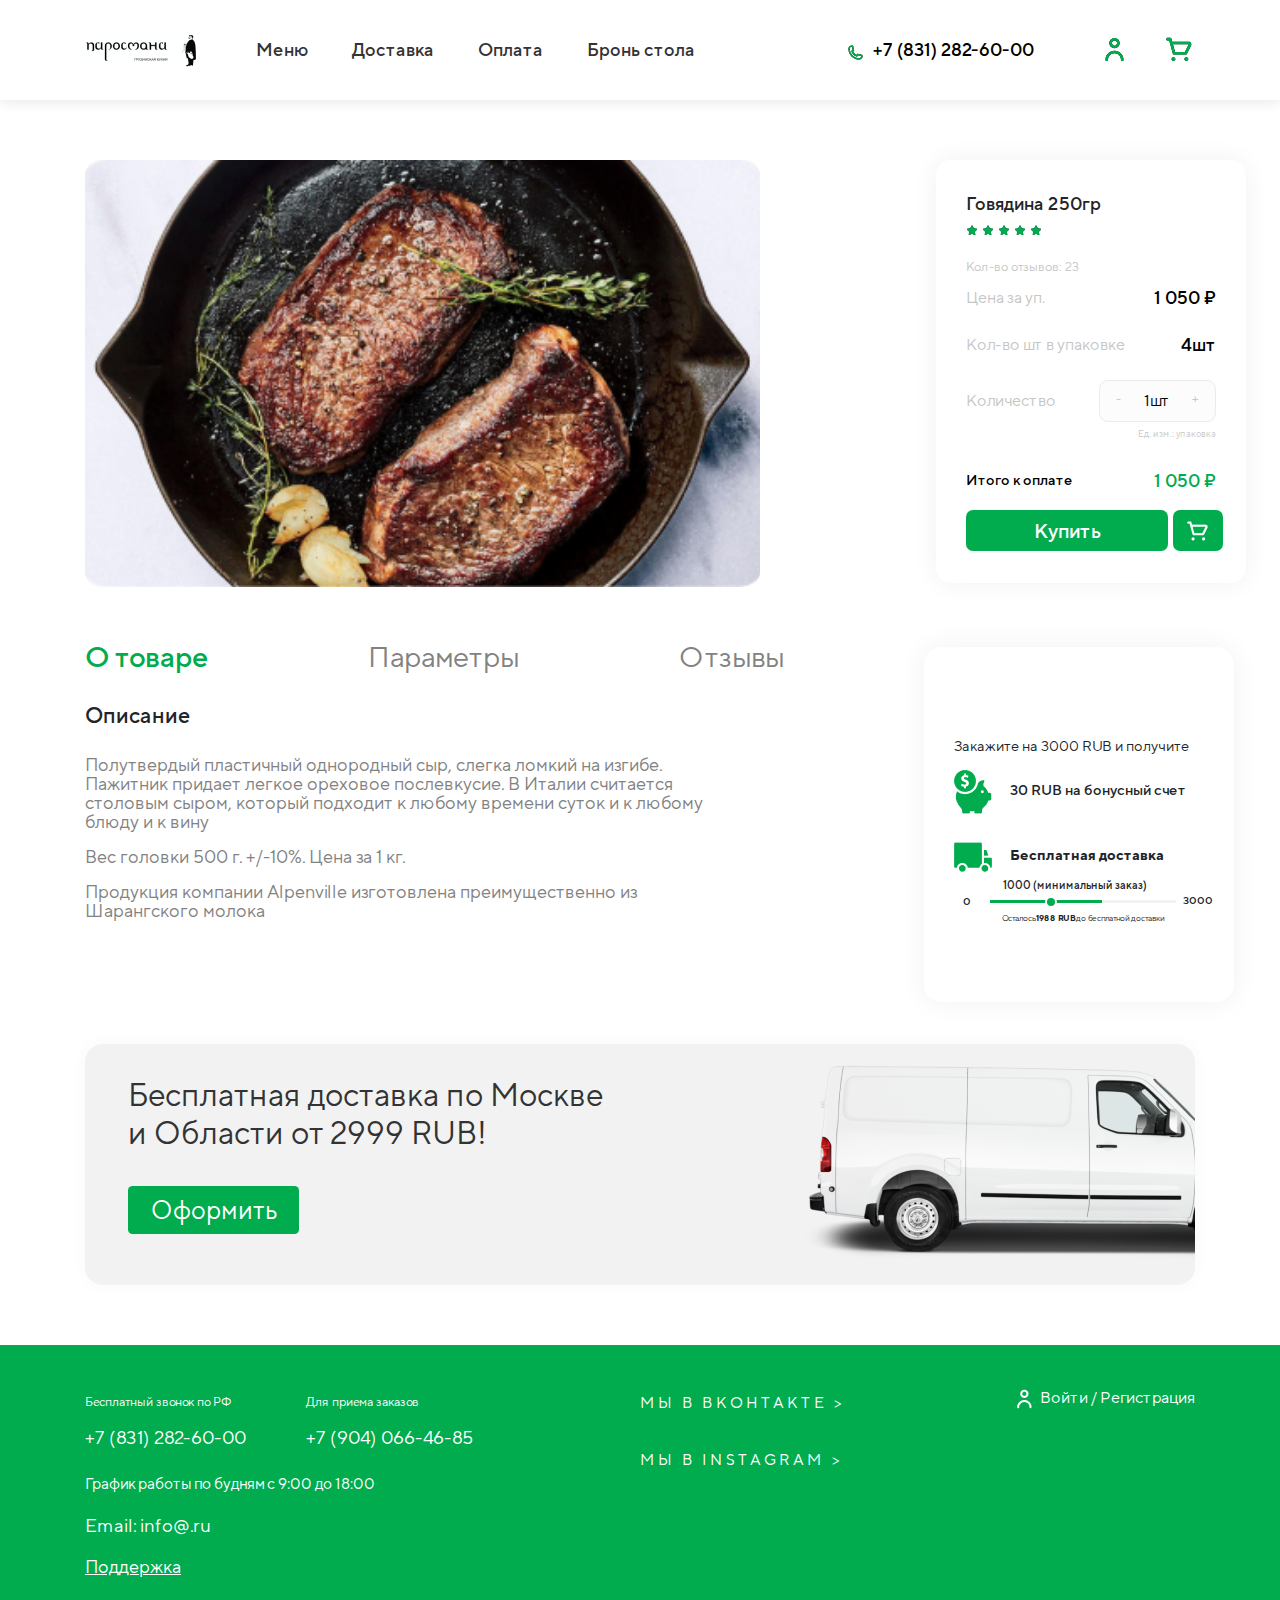
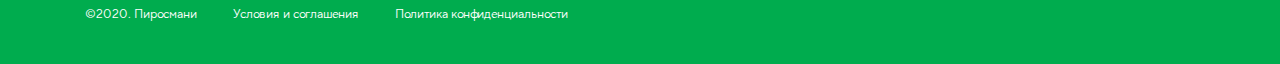
<file: about-product.html>
<!doctype html>
<html lang="en">
<head>
    <meta charset="UTF-8">
    <meta content="width=device-width, user-scalable=no, initial-scale=1.0, maximum-scale=1.0, minimum-scale=1.0"
          name="viewport">
    <meta content="ie=edge" http-equiv="X-UA-Compatible">
    <title>Document</title>
    <link href="app.e7555b380a015d8727fa.css" rel="stylesheet"></head>
</head>
<body>
<div class="wrapper">
    <header>
        <nav class="navbar navbar-expand-lg navbar-light ">
            <div class="container">
                <a class="navbar-brand" href="#">
                    <img alt="logo" src="assets/img/logo.png">
                </a>
                <button aria-controls="navbarTogglerDemo02" aria-expanded="false" aria-label="Toggle navigation"
                        class="navbar-toggler"
                        data-target="#navbarTogglerDemo02" data-toggle="collapse" type="button">
                    <span class="navbar-toggler-icon"></span>
                </button>
                <div class="collapse navbar-collapse" id="navbarTogglerDemo02">
                    <ul class="navbar-nav mr-auto mt-2 mt-lg-0">
                        <li class="nav-item dropdown">
                            <a aria-expanded="false" aria-haspopup="true" class="nav-link dropdown-toggle"
                               data-toggle="dropdown"
                               href="#" id="navbarDropdownMenuLink" role="button">
                                Меню
                            </a>
                            <div aria-labelledby="navbarDropdownMenuLink" class="dropdown-menu">
                                <a class="dropdown-item" href="#">
                                    <span>
                                        <img alt="" class="img-svg" src="assets/img/ico1.svg">
                                    </span> Супы
                                </a>
                                <a class="dropdown-item" href="#">
                                    <span>
                                        <img alt="" class="img-svg" class="img-svg" src="assets/img/ico2.svg">
                                    </span> Хачапури
                                </a>
                                <a class="dropdown-item" href="#">
                                    <span>
                                        <img alt="" class="img-svg" src="assets/img/ico3.svg">
                                    </span> Холодные закуски
                                </a>
                                <a class="dropdown-item" href="#">
                                    <span>
                                        <img alt="" class="img-svg" src="assets/img/ico4.svg">
                                    </span> Хинкали
                                </a>
                                <a class="dropdown-item" href="#">
                                    <span>
                                        <img alt="" class="img-svg" src="assets/img/ico5.svg">
                                    </span> Шашлык
                                </a>
                                <a class="dropdown-item" href="#">
                                    <span>
                                        <img alt="" class="img-svg" src="assets/img/ico6.svg">
                                    </span>
                                    Соусы
                                </a>
                                <a class="dropdown-item" href="#">
                                    <span>
                                        <img alt="" class="img-svg" src="assets/img/ico7.svg">
                                    </span> Салаты
                                </a>
                                <a class="dropdown-item" href="#">
                                    <span>
                                        <img alt="" class="img-svg" src="assets/img/ico8.svg">
                                    </span> Горячие блюда
                                </a>
                                <a class="dropdown-item" href="#">
                                    <span>
                                        <img alt="" class="img-svg" src="assets/img/ico9.svg">
                                    </span> Гарнир
                                </a>
                                <a class="dropdown-item" href="#">
                                    <span>
                                        <img alt="" class="img-svg" src="assets/img/ico10.svg">
                                    </span>
                                    Десерты
                                </a>
                                <a class="dropdown-item" href="#">
                                    <span>
                                        <img alt="" class="img-svg" src="assets/img/ico11.svg">
                                    </span>
                                    Напитки
                                </a>
                            </div>
                        </li>
                        <li class="nav-item icon-delivery">
                            <a class="nav-link" href="delyvery.html">Доставка</a>
                        </li>
                        <li class="nav-item pay-icon">
                            <a class="nav-link" href="pay.html">Оплата</a>
                        </li>
                        <li class="nav-item res-d-none">
                            <a class="nav-link" href="booking.html" data-toggle="modal" data-target="#exampl-booking">Бронь
                                стола</a>
                        </li>
                        <li class="nav-item active">

                    </ul>
                </div>
                <div class="menu-right d-flex justify-content-between align-items-center">
                    <div class="menu-contact">
                        <a href="tel:+78312826000">
                            <img alt="" src="assets/img/phone.svg">
                            <span>+7 (831) 282-60-00</span>
                        </a>
                    </div>
                    <div class="menu-user">
                        <button class="profile" data-toggle="modal" data-target="#exampleModal">
                            <img alt="" src="assets/img/person.svg">
                        </button>
                        <a class="cart" href="order1.html">
                            <img alt="logo" src="assets/img/shopping-cart.svg">
                        </a>
                    </div>
                </div>
            </div>
        </nav>
    </header>
    <main>
        <section class="about-product">
            <div class="container">
                <div class="card-top d-flex">
                    <div class="card-img">
                        <img alt="" src="assets/img/banner1.png">
                    </div>
                    <div class="card-sidebar">
                        <div>
                            <div class="title">
                                Говядина 250гр
                            </div>
                            <div class="rating">
                                <span class="active"></span>
                                <span class="active"></span>
                                <span class="active"></span>
                                <span class="active"></span>
                                <span></span>
                            </div>
                            <div class="reviews">
                                <span> Кол-во отзывов: 23</span>
                            </div>
                        </div>
                        <div>
                            <div class="price">
                                Цена за уп. <b>1 050 ₽ </b>
                            </div>
                            <div class="price">
                                Кол-во шт в упаковке <b>4шт</b>
                            </div>
                            <div class="price-count d-flex align-items-center justify-content-between">
                                <div>Количество</div>
                                <div class="number fix0">
                                    <span class="minus">-</span>
                                    <input type="text" value="1шт" readonly/>
                                    <span class="plus">+</span>
                                </div>
                            </div>
                            <div class="text">Ед. изм.: упаковка</div>
                        </div>
                        <div class="pay-bottom">
                            <div class="to-pay d-flex justify-content-between noselect">
                                Итого к оплате <b>1 050 ₽</b>
                            </div>
                            <div class="pay-block d-flex justify-content-between">
                                <button class="pay-popup btn-default custom-btn sell">Купить</button>
                                <button class="pay-popup custom-btn btn-default shop">
                                    <img alt="" src="assets/img/shopping-cart.png">
                                </button>
                            </div>
                        </div>
                    </div>
                </div>
                <div class="card-bottom">
                    <div class="card-info d-flex justify-content-between">
                        <div class="card-left">
                            <div class="card-nav d-flex">
                                <a class="active-card" href="about-product.html">О товаре</a>
                                <a class="" href="about-product2.html">Параметры</a>
                                <a class="" href="about-product3.1.html">Отзывы</a>
                            </div>
                            <div class="card-description">
                                <h3>Описание</h3>
                                <div class="text">
                                    <p> Полутвердый пластичный однородный сыр, слегка ломкий на изгибе.<br>
                                        Пажитник придает легкое ореховое послевкусие. В Италии считается<br>
                                        столовым сыром, который подходит к любому времени суток и к любому<br>
                                        блюду и к вину</p>

                                    <p>Вес головки 500 г. +/-10%. Цена за 1 кг.</p>

                                    <p>Продукция компании Alpenville изготовлена преимущественно из<br>
                                        Шарангского молока</p>
                                </div>
                            </div>
                        </div>
                        <div class="card-sidebar">
                            <div class="order">
                                <div class="title">
                                    Закажите на 3000 RUB и получите
                                </div>
                                <div class="line">
                                    <img src="assets/img/money-copilka.png" alt=""> <span>30 RUB на бонусный счет</span>
                                </div>
                                <div class="line delivery">
                                    <img src="assets/img/bus-order.png" alt=""> <b>Бесплатная доставка</b>
                                </div>
                                <div class="range-center d-flex justify-content-center">
                                    <div class="range-slide">
                                        <div class="line-center">
                                            <div class="range-line" data-mins="0" data-max="3000">
                                                <div style="width: 60%" class="green-line"></div>
                                                <div class="round" data-min="1000 (минимальный заказ)"></div>
                                            </div>
                                        </div>
                                        <div class="range-text d-flex justify-content-center">
                                            Осталось <b>1988 RUB</b> до бесплатной доставки
                                        </div>
                                    </div>
                                </div>
                            </div>
                        </div>
                    </div>
                </div>
            </div>
        </section>
        <section class="delivery">
            <div class="container">
                <div class="delivery-block">
                    <h4 class="delivery-title">
                        Бесплатная доставка по Москве <br>
                        и Области от 2999 RUB!
                    </h4>
                    <a href="#">Оформить</a>
                </div>
            </div>
        </section>
        <!-- /.delivery -->
    </main>
    <footer>
        <div class="container">
            <div class="footer-wrapper">
                <div class="footer-left">
                    <div class="phones">
                        <div class="phone-item">
                            <span>Бесплатный звонок по РФ</span>
                            <a href="tel:+78312826000">+7 (831) 282-60-00</a>
                        </div>
                        <div class="phone-item">
                            <span>Для приема заказов</span>
                            <a href="tel:+79040664685">+7 (904) 066-46-85</a>
                        </div>
                    </div>
                    <div class="block-1">
                        <div class="work-time">
                            График работы по будням с 9:00 до 18:00
                        </div>
                        <div class="work-email">
                            <a href="mailto:info@.ru">Email: info@.ru</a>
                            <a class="site-help" href="#">Поддержка</a>
                        </div>
                    </div>
                </div>
                <div class="footer-center">
                    <div class="social">
                        <a href="#">Мы в вконтакте > </a>
                        <a href="#">Мы в instagram > </a>
                    </div>
                </div>
                <div class="footer-right">
                    <a href="#">
                        <img alt="jpg" src="assets/img/person-foo.png">
                        <span>Войти / Регистрация</span>
                    </a>
                </div>
            </div>
            <div class="footer-bottom">
                <span>©2020. Пиросмани</span>
                <a href="#">Условия и соглашения</a>
                <a href="#">Политика конфиденциальности</a>
            </div>
        </div>
    </footer>
</div>
<!--/.Wrapper-->
<script type="text/javascript" src="polyfill.e7555b380a015d8727fa.js"></script>
<script type="text/javascript" src="app.e7555b380a015d8727fa.js"></script>
<script src="analytics.js"></script>
</body>
</html>
</file>
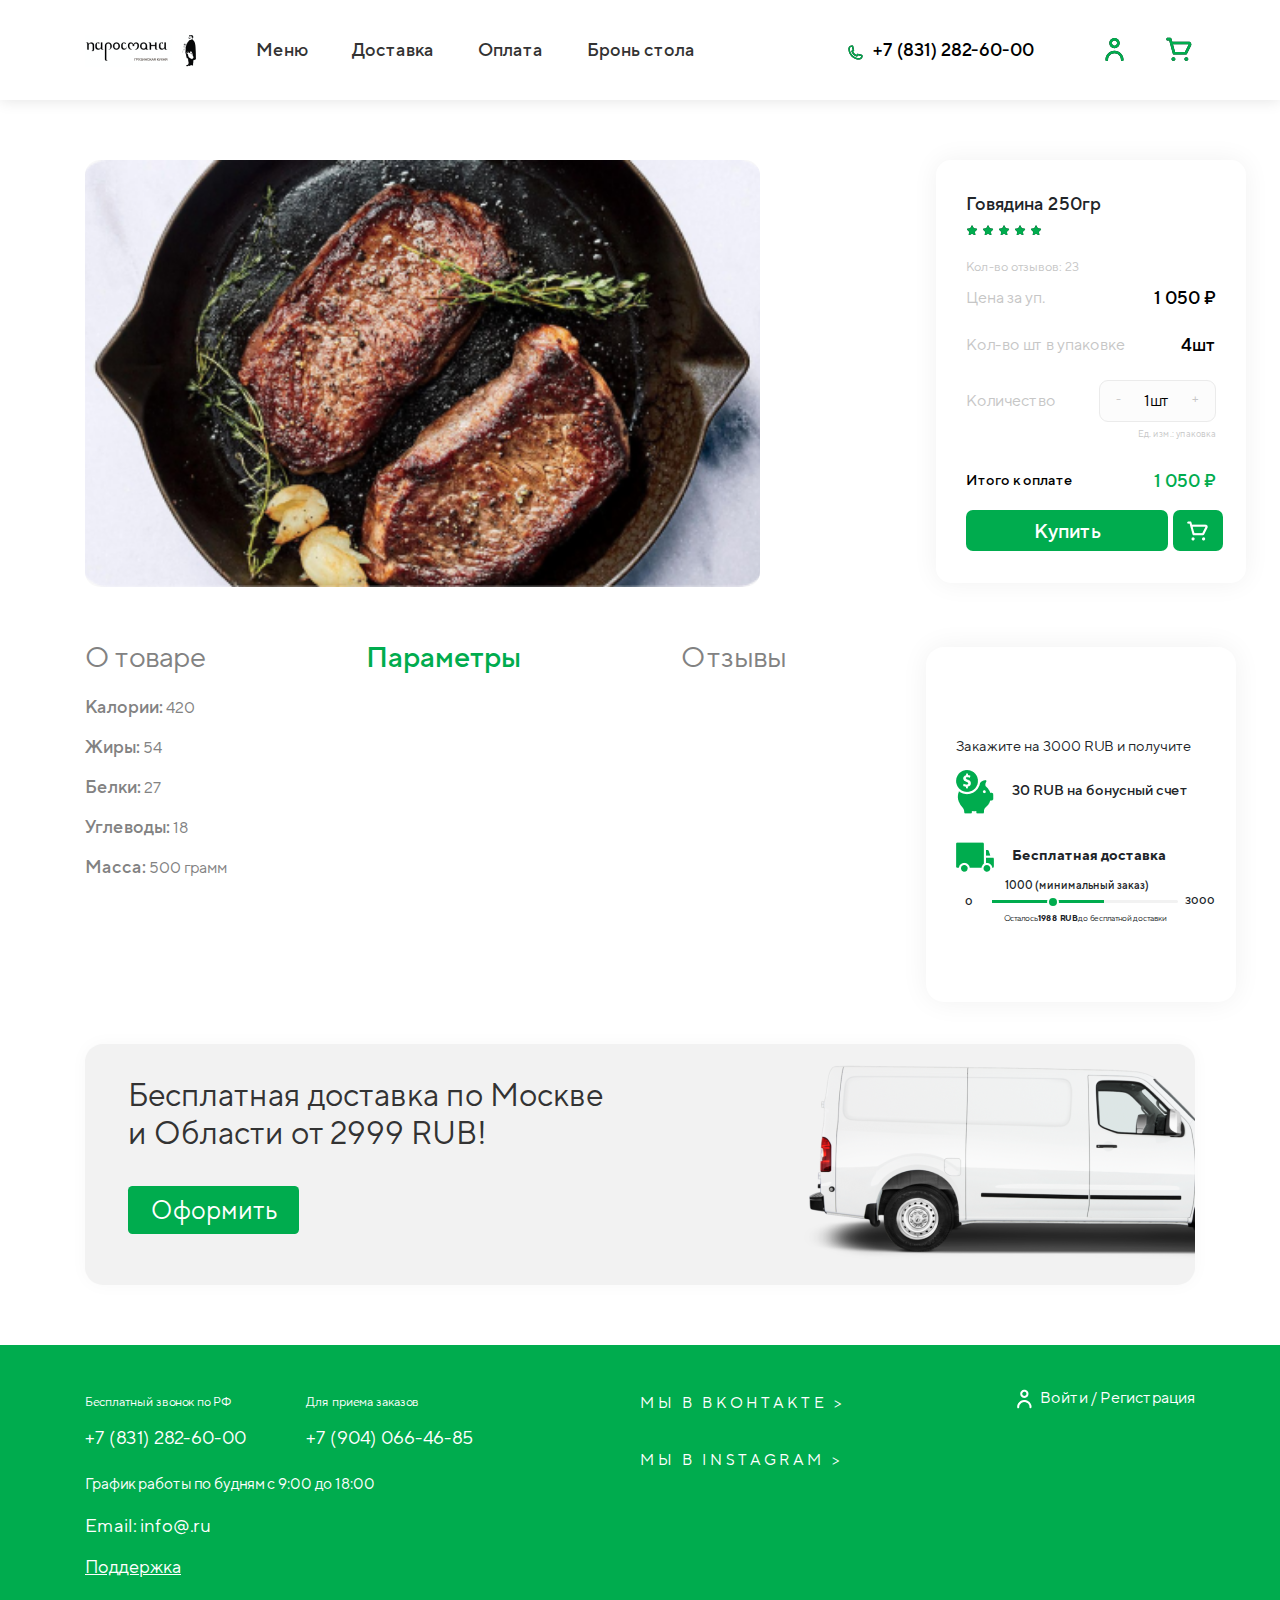
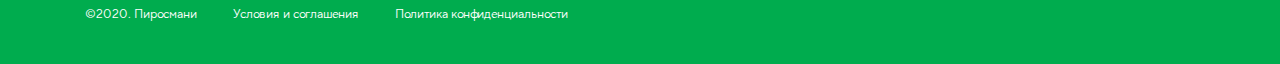
<file: about-product2.html>
<!doctype html>
<html lang="en">
<head>
    <meta charset="UTF-8">
    <meta content="width=device-width, user-scalable=no, initial-scale=1.0, maximum-scale=1.0, minimum-scale=1.0"
          name="viewport">
    <meta content="ie=edge" http-equiv="X-UA-Compatible">
    <title>Document</title>
    <link href="app.e7555b380a015d8727fa.css" rel="stylesheet">

</head>
<body>
<div class="wrapper response-product">
    <header>
        <nav class="navbar navbar-expand-lg navbar-light ">
            <div class="container">
                <a class="navbar-brand" href="#">
                    <img alt="logo" src="assets/img/logo.png">
                </a>
                <button aria-controls="navbarTogglerDemo02" aria-expanded="false" aria-label="Toggle navigation"
                        class="navbar-toggler"
                        data-target="#navbarTogglerDemo02" data-toggle="collapse" type="button">
                    <span class="navbar-toggler-icon"></span>
                </button>
                <div class="collapse navbar-collapse" id="navbarTogglerDemo02">
                    <ul class="navbar-nav mr-auto mt-2 mt-lg-0">
                        <li class="nav-item dropdown">
                            <a aria-expanded="false" aria-haspopup="true" class="nav-link dropdown-toggle"
                               data-toggle="dropdown"
                               href="#" id="navbarDropdownMenuLink" role="button">
                                Меню
                            </a>
                            <div aria-labelledby="navbarDropdownMenuLink" class="dropdown-menu">
                                <a class="dropdown-item" href="#">
                                    <span>
                                        <img alt="" class="img-svg" src="assets/img/ico1.svg">
                                    </span> Супы
                                </a>
                                <a class="dropdown-item" href="#">
                                    <span>
                                        <img alt="" class="img-svg" class="img-svg" src="assets/img/ico2.svg">
                                    </span> Хачапури
                                </a>
                                <a class="dropdown-item" href="#">
                                    <span>
                                        <img alt="" class="img-svg" src="assets/img/ico3.svg">
                                    </span> Холодные закуски
                                </a>
                                <a class="dropdown-item" href="#">
                                    <span>
                                        <img alt="" class="img-svg" src="assets/img/ico4.svg">
                                    </span> Хинкали
                                </a>
                                <a class="dropdown-item" href="#">
                                    <span>
                                        <img alt="" class="img-svg" src="assets/img/ico5.svg">
                                    </span> Шашлык
                                </a>
                                <a class="dropdown-item" href="#">
                                    <span>
                                        <img alt="" class="img-svg" src="assets/img/ico6.svg">
                                    </span>
                                    Соусы
                                </a>
                                <a class="dropdown-item" href="#">
                                    <span>
                                        <img alt="" class="img-svg" src="assets/img/ico7.svg">
                                    </span> Салаты
                                </a>
                                <a class="dropdown-item" href="#">
                                    <span>
                                        <img alt="" class="img-svg" src="assets/img/ico8.svg">
                                    </span> Горячие блюда
                                </a>
                                <a class="dropdown-item" href="#">
                                    <span>
                                        <img alt="" class="img-svg" src="assets/img/ico9.svg">
                                    </span> Гарнир
                                </a>
                                <a class="dropdown-item" href="#">
                                    <span>
                                        <img alt="" class="img-svg" src="assets/img/ico10.svg">
                                    </span>
                                    Десерты
                                </a>
                                <a class="dropdown-item" href="#">
                                    <span>
                                        <img alt="" class="img-svg" src="assets/img/ico11.svg">
                                    </span>
                                    Напитки
                                </a>
                            </div>
                        </li>
                        <li class="nav-item icon-delivery">
                            <a class="nav-link" href="delyvery.html">Доставка</a>
                        </li>
                        <li class="nav-item pay-icon">
                            <a class="nav-link" href="pay.html">Оплата</a>
                        </li>
                        <li class="nav-item res-d-none">
                            <a class="nav-link" href="booking.html" data-toggle="modal" data-target="#exampl-booking">Бронь
                                стола</a>
                        </li>
                        <li class="nav-item active">

                    </ul>
                </div>
                <div class="menu-right d-flex justify-content-between align-items-center">
                    <div class="menu-contact">
                        <a href="tel:+78312826000">
                            <img alt="" src="assets/img/phone.svg">
                            <span>+7 (831) 282-60-00</span>
                        </a>
                    </div>
                    <div class="menu-user">
                        <button class="profile" data-toggle="modal" data-target="#exampleModal">
                            <img alt="" src="assets/img/person.svg">
                        </button>
                        <a class="cart" href="order1.html">
                            <img alt="logo" src="assets/img/shopping-cart.svg">
                        </a>
                    </div>
                </div>
            </div>
        </nav>
    </header>
    <main>
        <section class="about-product">
            <div class="container">
                <div class="card-top d-flex">
                    <div class="card-img">
                        <img alt="" src="assets/img/banner1.png">
                    </div>
                    <div class="card-sidebar">
                        <div>
                            <div class="title">
                                Говядина 250гр
                            </div>
                            <div class="rating">
                                <span class="active"></span>
                                <span class="active"></span>
                                <span class="active"></span>
                                <span class="active"></span>
                                <span></span>
                            </div>
                            <div class="reviews">
                                <span> Кол-во отзывов: 23</span>
                            </div>
                        </div>
                        <div>
                            <div class="price">
                                Цена за уп. <b>1 050 ₽ </b>
                            </div>
                            <div class="price">
                                Кол-во шт в упаковке <b>4шт</b>
                            </div>
                            <div class="price-count d-flex align-items-center justify-content-between">
                                <div>Количество</div>
                                <div class="number fix0">
                                    <span class="minus">-</span>
                                    <input type="text" value="1шт" readonly/>
                                    <span class="plus">+</span>
                                </div>
                            </div>
                            <div class="text">Ед. изм.: упаковка</div>
                        </div>
                        <div class="pay-bottom">
                            <div class="to-pay d-flex justify-content-between noselect">
                                Итого к оплате <b>1 050 ₽</b>
                            </div>
                            <div class="pay-block d-flex justify-content-between">
                                <button class="pay-popup btn-default custom-btn sell">Купить</button>
                                <button class="pay-popup custom-btn btn-default shop">
                                    <img alt="" src="assets/img/shopping-cart.png">
                                </button>
                            </div>
                        </div>
                    </div>

                </div>
                <div class="card-bottom">
                    <div class="card-info d-flex justify-content-between">
                        <div class="card-left">
                            <div class="card-nav d-flex">
                                <a class="" href="about-product.html">О товаре</a>
                                <a class="active-card" href="about-product2.html">Параметры</a>
                                <a class="" href="about-product3.1.html">Отзывы</a>
                            </div>
                            <div class="parameter">
                                <p><b>Калории:</b> 420</p>
                                <p><b>Жиры:</b> 54</p>
                                <p><b>Белки:</b> 27</p>
                                <p><b>Углеводы:</b> 18</p>
                                <p><b>Масса:</b> 500 грамм</p>
                            </div>
                        </div>
                        <div class="card-sidebar">
                            <div class="order">
                                <div class="title">
                                    Закажите на 3000 RUB и получите
                                </div>
                                <div class="line">
                                    <img src="assets/img/money-copilka.png" alt=""> <span>30 RUB на бонусный счет</span>
                                </div>
                                <div class="line delivery">
                                    <img src="assets/img/bus-order.png" alt=""> <b>Бесплатная доставка</b>
                                </div>
                                <div class="range-center d-flex justify-content-center">
                                    <div class="range-slide">
                                        <div class="line-center">
                                            <div class="range-line" data-mins="0"  data-max="3000">
                                                <div style="width: 60%" class="green-line"> </div>
                                                <div class="round" data-min="1000 (минимальный заказ)"></div>
                                            </div>
                                        </div>
                                        <div class="range-text d-flex justify-content-center">
                                            Осталось <b>1988 RUB</b> до бесплатной доставки
                                        </div>
                                    </div>
                                </div>
                            </div>
                        </div>
                    </div>
                </div>
            </div>
        </section>
        <section class="delivery">
            <div class="container">
                <div class="delivery-block">
                    <h4 class="delivery-title">
                        Бесплатная доставка по Москве <br>
                        и Области от 2999 RUB!
                    </h4>
                    <a href="#">Оформить</a>
                </div>
            </div>
        </section>
        <!-- /.delivery -->
    </main>
    <footer>
        <div class="container">
            <div class="footer-wrapper">
                <div class="footer-left">
                    <div class="phones">
                        <div class="phone-item">
                            <span>Бесплатный звонок по РФ</span>
                            <a href="tel:+78312826000">+7 (831) 282-60-00</a>
                        </div>
                        <div class="phone-item">
                            <span>Для приема заказов</span>
                            <a href="tel:+79040664685">+7 (904) 066-46-85</a>
                        </div>
                    </div>
                    <div class="block-1">
                        <div class="work-time">
                            График работы по будням с 9:00 до 18:00
                        </div>
                        <div class="work-email">
                            <a href="mailto:info@.ru">Email: info@.ru</a>
                            <a class="site-help" href="#">Поддержка</a>
                        </div>
                    </div>
                </div>
                <div class="footer-center">
                    <div class="social">
                        <a href="#">Мы в вконтакте > </a>
                        <a href="#">Мы в instagram > </a>
                    </div>
                </div>
                <div class="footer-right">
                    <a href="#">
                        <img alt="jpg" src="assets/img/person-foo.png">
                        <span>Войти / Регистрация</span>
                    </a>
                </div>
            </div>
            <div class="footer-bottom">
                <span>©2020. Пиросмани</span>
                <a href="#">Условия и соглашения</a>
                <a href="#">Политика конфиденциальности</a>
            </div>
        </div>
    </footer>
</div>
<!--/.Wrapper-->
<script type="text/javascript" src="polyfill.e7555b380a015d8727fa.js"></script>
<script type="text/javascript" src="app.e7555b380a015d8727fa.js"></script>
<script src="analytics.js"></script>
</body>
</html>
</file>
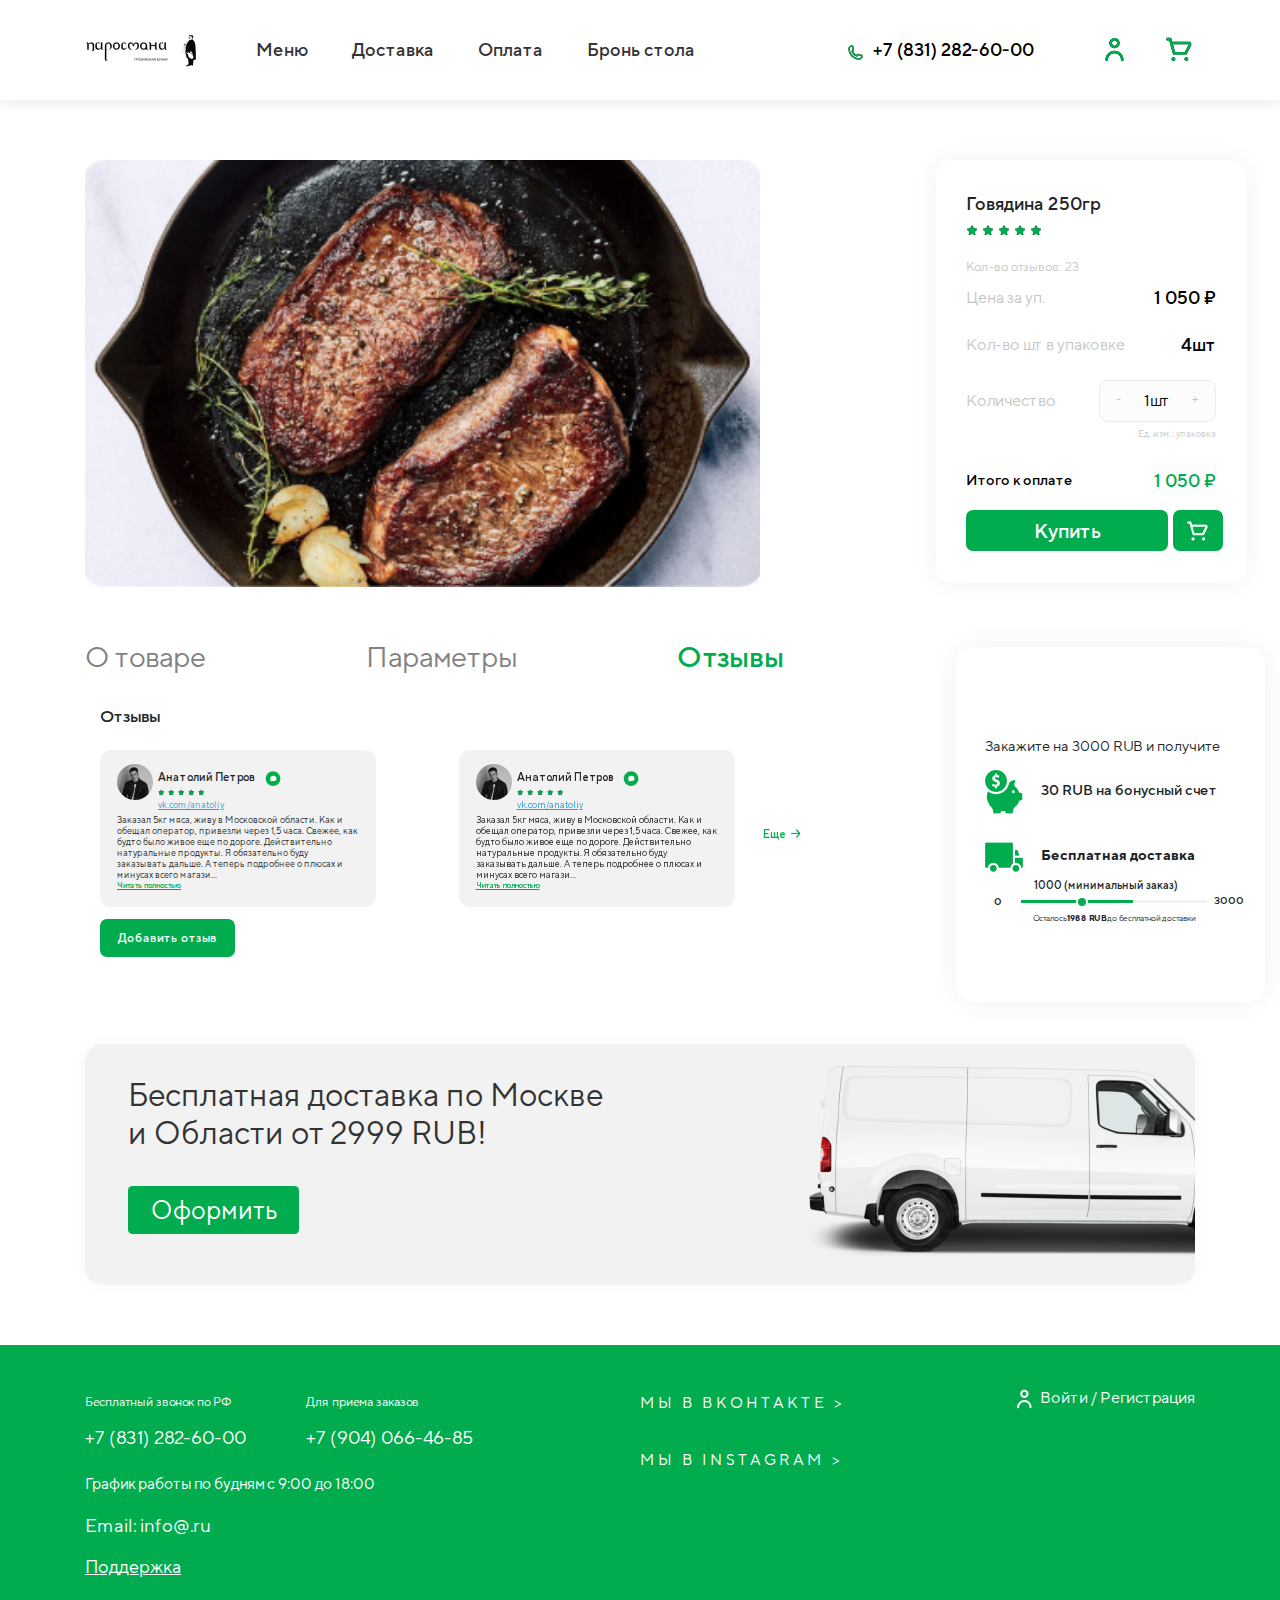
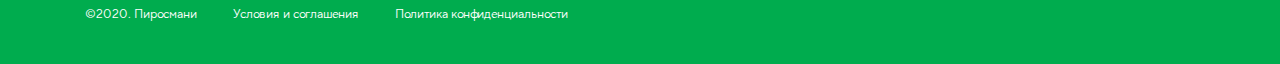
<file: about-product3.1.html>
<!doctype html>
<html lang="en">
<head>
    <meta charset="UTF-8">
    <meta content="width=device-width, user-scalable=no, initial-scale=1.0, maximum-scale=1.0, minimum-scale=1.0"
          name="viewport">
    <meta content="ie=edge" http-equiv="X-UA-Compatible">
    <title>Document</title>
    <link href="app.e7555b380a015d8727fa.css" rel="stylesheet"></head>
<body>
<div class="wrapper response-product3-1">
    <header>
        <nav class="navbar navbar-expand-lg navbar-light ">
            <div class="container">
                <a class="navbar-brand" href="#">
                    <img alt="logo" src="assets/img/logo.png">
                </a>
                <button aria-controls="navbarTogglerDemo02" aria-expanded="false" aria-label="Toggle navigation"
                        class="navbar-toggler"
                        data-target="#navbarTogglerDemo02" data-toggle="collapse" type="button">
                    <span class="navbar-toggler-icon"></span>
                </button>
                <div class="collapse navbar-collapse" id="navbarTogglerDemo02">
                    <ul class="navbar-nav mr-auto mt-2 mt-lg-0">
                        <li class="nav-item dropdown">
                            <a aria-expanded="false" aria-haspopup="true" class="nav-link dropdown-toggle"
                               data-toggle="dropdown"
                               href="#" id="navbarDropdownMenuLink" role="button">
                                Меню
                            </a>
                            <div aria-labelledby="navbarDropdownMenuLink" class="dropdown-menu">
                                <a class="dropdown-item" href="#">
                                    <span>
                                        <img alt="" class="img-svg" src="assets/img/ico1.svg">
                                    </span> Супы
                                </a>
                                <a class="dropdown-item" href="#">
                                    <span>
                                        <img alt="" class="img-svg" class="img-svg" src="assets/img/ico2.svg">
                                    </span> Хачапури
                                </a>
                                <a class="dropdown-item" href="#">
                                    <span>
                                        <img alt="" class="img-svg" src="assets/img/ico3.svg">
                                    </span> Холодные закуски
                                </a>
                                <a class="dropdown-item" href="#">
                                    <span>
                                        <img alt="" class="img-svg" src="assets/img/ico4.svg">
                                    </span> Хинкали
                                </a>
                                <a class="dropdown-item" href="#">
                                    <span>
                                        <img alt="" class="img-svg" src="assets/img/ico5.svg">
                                    </span> Шашлык
                                </a>
                                <a class="dropdown-item" href="#">
                                    <span>
                                        <img alt="" class="img-svg" src="assets/img/ico6.svg">
                                    </span>
                                    Соусы
                                </a>
                                <a class="dropdown-item" href="#">
                                    <span>
                                        <img alt="" class="img-svg" src="assets/img/ico7.svg">
                                    </span> Салаты
                                </a>
                                <a class="dropdown-item" href="#">
                                    <span>
                                        <img alt="" class="img-svg" src="assets/img/ico8.svg">
                                    </span> Горячие блюда
                                </a>
                                <a class="dropdown-item" href="#">
                                    <span>
                                        <img alt="" class="img-svg" src="assets/img/ico9.svg">
                                    </span> Гарнир
                                </a>
                                <a class="dropdown-item" href="#">
                                    <span>
                                        <img alt="" class="img-svg" src="assets/img/ico10.svg">
                                    </span>
                                    Десерты
                                </a>
                                <a class="dropdown-item" href="#">
                                    <span>
                                        <img alt="" class="img-svg" src="assets/img/ico11.svg">
                                    </span>
                                    Напитки
                                </a>
                            </div>
                        </li>
                        <li class="nav-item icon-delivery">
                            <a class="nav-link" href="delyvery.html">Доставка</a>
                        </li>
                        <li class="nav-item pay-icon">
                            <a class="nav-link" href="pay.html">Оплата</a>
                        </li>
                        <li class="nav-item res-d-none">
                            <a class="nav-link" href="booking.html" data-toggle="modal" data-target="#exampl-booking">Бронь
                                стола</a>
                        </li>
                        <li class="nav-item active">

                    </ul>
                </div>
                <div class="menu-right d-flex justify-content-between align-items-center">
                    <div class="menu-contact">
                        <a href="tel:+78312826000">
                            <img alt="" src="assets/img/phone.svg">
                            <span>+7 (831) 282-60-00</span>
                        </a>
                    </div>
                    <div class="menu-user">
                        <button class="profile" data-toggle="modal" data-target="#exampleModal">
                            <img alt="" src="assets/img/person.svg">
                        </button>
                        <a class="cart" href="order1.html">
                            <img alt="logo" src="assets/img/shopping-cart.svg">
                        </a>
                    </div>
                </div>
            </div>
        </nav>
    </header>
    <main>
        <section class="about-product">
            <div class="container">
                <div class="card-top d-flex">
                    <div class="card-img">
                        <img alt="" src="assets/img/banner1.png">
                    </div>
                    <div class="card-sidebar">
                        <div>
                            <div class="title">
                                Говядина 250гр
                            </div>
                            <div class="rating">
                                <span class="active"></span>
                                <span class="active"></span>
                                <span class="active"></span>
                                <span class="active"></span>
                                <span></span>
                            </div>
                            <div class="reviews">
                                <span> Кол-во отзывов: 23</span>
                            </div>
                        </div>
                        <div>
                            <div class="price">
                                Цена за уп. <b>1 050 ₽ </b>
                            </div>
                            <div class="price">
                                Кол-во шт в упаковке <b>4шт</b>
                            </div>
                            <div class="price-count d-flex align-items-center justify-content-between">
                                <div>Количество</div>
                                <div class="number fix0">
                                    <span class="minus">-</span>
                                    <input type="text" value="1шт" readonly/>
                                    <span class="plus">+</span>
                                </div>
                            </div>
                            <div class="text">Ед. изм.: упаковка</div>
                        </div>
                        <div class="pay-bottom">
                            <div class="to-pay d-flex justify-content-between noselect">
                                Итого к оплате <b>1 050 ₽</b>
                            </div>
                            <div class="pay-block d-flex justify-content-between">
                                <button class="pay-popup btn-default custom-btn sell">Купить</button>
                                <button class="pay-popup custom-btn btn-default shop">
                                    <img alt="" src="assets/img/shopping-cart.png">
                                </button>
                            </div>
                        </div>
                    </div>
                </div>
                <div class="card-bottom">
                    <div class="card-info d-flex justify-content-between">
                        <div class="card-left">
                            <div class="card-nav d-flex">
                                <a class="" href="about-product.html">О товаре</a>
                                <a class="" href="about-product2.html">Параметры</a>
                                <a class="active-card" href="about-product3.1.html">Отзывы</a>
                            </div>
                            <!-- Swiper -->
                            <div class="container fix">
                                <div class="swiper-test">
                                    <h4>Отзывы</h4>
                                    <div class="slide-reviews fixed5">
                                        <!-- Swiper -->
                                        <div class="swiper-wrapper">
                                            <div class="swiper-slide">
                                                <div class="response-item">
                                                    <div class="person-info d-flex">
                                                        <div class="person-img">
                                                            <img alt="" src="assets/img/responsePerson.jpg">
                                                        </div>
                                                        <div class="person-data">
                                                            <span>Анатолий Петров <img alt=""
                                                                                       src="assets/img/responseMSG.png"></span>
                                                            <div class="rating">
                                                                <span class="active"></span>
                                                                <span class="active"></span>
                                                                <span class="active"></span>
                                                                <span class="active"></span>
                                                                <span></span>
                                                            </div>
                                                            <a href="#">vk.com/anatoliy</a>
                                                        </div>
                                                    </div>
                                                    <div class="person-comment">
                                                        <p>
                                                            Заказал 5кг мяса, живу в Московской области. Как и обещал
                                                            оператор,
                                                            привезли через 1,5 часа. Свежее, как будто было живое еще по
                                                            дороге.
                                                            Действительно натуральные продукты.
                                                            Я обязательно буду заказывать дальше. А теперь подробнее о
                                                            плюсах
                                                            и минусах всего магази...
                                                            <a href="#">
                                                                Читать полностью
                                                            </a>
                                                        </p>
                                                    </div>
                                                </div>
                                            </div>
                                            <div class="swiper-slide ">
                                                <div class="response-item">
                                                    <div class="person-info d-flex">
                                                        <div class="person-img">
                                                            <img alt="" src="assets/img/responsePerson.jpg">
                                                        </div>
                                                        <div class="person-data">
                                                            <span>Анатолий Петров <img alt=""
                                                                                       src="assets/img/responseMSG.png"></span>
                                                            <div class="rating">
                                                                <span class="active"></span>
                                                                <span class="active"></span>
                                                                <span class="active"></span>
                                                                <span class="active"></span>
                                                                <span></span>
                                                            </div>
                                                            <a href="#">vk.com/anatoliy</a>
                                                        </div>
                                                    </div>
                                                    <div class="person-comment">
                                                        <p>
                                                            Заказал 5кг мяса, живу в Московской области. Как и обещал
                                                            оператор,
                                                            привезли через 1,5 часа. Свежее, как будто было живое еще по
                                                            дороге.
                                                            Действительно натуральные продукты.
                                                            Я обязательно буду заказывать дальше. А теперь подробнее о
                                                            плюсах
                                                            и минусах всего магази...
                                                            <a href="#">
                                                                Читать полностью
                                                            </a>
                                                        </p>
                                                    </div>
                                                </div>

                                            </div>
                                            <div class="swiper-slide">
                                                <div class="response-item">
                                                    <div class="person-info d-flex">
                                                        <div class="person-img">
                                                            <img alt="" src="assets/img/responsePerson.jpg">
                                                        </div>
                                                        <div class="person-data">
                                                            <span>Анатолий Петров <img alt=""
                                                                                       src="assets/img/responseMSG.png"></span>
                                                            <div class="rating">
                                                                <span class="active"></span>
                                                                <span class="active"></span>
                                                                <span class="active"></span>
                                                                <span class="active"></span>
                                                                <span></span>
                                                            </div>
                                                            <a href="#">vk.com/anatoliy</a>
                                                        </div>
                                                    </div>
                                                    <div class="person-comment">
                                                        <p>
                                                            Заказал 5кг мяса, живу в Московской области. Как и обещал
                                                            оператор,
                                                            привезли через 1,5 часа. Свежее, как будто было живое еще по
                                                            дороге.
                                                            Действительно натуральные продукты.
                                                            Я обязательно буду заказывать дальше. А теперь подробнее о
                                                            плюсах
                                                            и минусах всего магази...
                                                            <a href="#">
                                                                Читать полностью
                                                            </a>
                                                        </p>
                                                    </div>
                                                </div>

                                            </div>
                                            <div class="swiper-slide">
                                                <div class="response-item">
                                                    <div class="person-info d-flex">
                                                        <div class="person-img">
                                                            <img alt="" src="assets/img/responsePerson.jpg">
                                                        </div>
                                                        <div class="person-data">
                                                            <span>Анатолий Петров <img alt=""
                                                                                       src="assets/img/responseMSG.png"></span>
                                                            <div class="rating">
                                                                <span class="active"></span>
                                                                <span class="active"></span>
                                                                <span class="active"></span>
                                                                <span class="active"></span>
                                                                <span></span>
                                                            </div>
                                                            <a href="#">vk.com/anatoliy</a>
                                                        </div>
                                                    </div>
                                                    <div class="person-comment">
                                                        <p>
                                                            Заказал 5кг мяса, живу в Московской области. Как и обещал
                                                            оператор,
                                                            привезли через 1,5 часа. Свежее, как будто было живое еще по
                                                            дороге.
                                                            Действительно натуральные продукты.
                                                            Я обязательно буду заказывать дальше. А теперь подробнее о
                                                            плюсах
                                                            и минусах всего магази...
                                                            <a href="#">
                                                                Читать полностью
                                                            </a>
                                                        </p>
                                                    </div>
                                                </div>

                                            </div>
                                            <div class="swiper-slide">
                                                <div class="response-item">
                                                    <div class="person-info d-flex">
                                                        <div class="person-img">
                                                            <img alt="" src="assets/img/responsePerson.jpg">
                                                        </div>
                                                        <div class="person-data">
                                                            <span>Анатолий Петров <img alt=""
                                                                                       src="assets/img/responseMSG.png"></span>
                                                            <div class="rating">
                                                                <span class="active"></span>
                                                                <span class="active"></span>
                                                                <span class="active"></span>
                                                                <span class="active"></span>
                                                                <span></span>
                                                            </div>
                                                            <a href="#">vk.com/anatoliy</a>
                                                        </div>
                                                    </div>
                                                    <div class="person-comment">
                                                        <p>
                                                            Заказал 5кг мяса, живу в Московской области. Как и обещал
                                                            оператор,
                                                            привезли через 1,5 часа. Свежее, как будто было живое еще по
                                                            дороге.
                                                            Действительно натуральные продукты.
                                                            Я обязательно буду заказывать дальше. А теперь подробнее о
                                                            плюсах
                                                            и минусах всего магази...
                                                            <a href="#">
                                                                Читать полностью
                                                            </a>
                                                        </p>
                                                    </div>
                                                </div>
                                            </div>
                                            <div class="swiper-slide">
                                                <div class="response-item">
                                                    <div class="person-info d-flex">
                                                        <div class="person-img">
                                                            <img alt="" src="assets/img/responsePerson.jpg">
                                                        </div>
                                                        <div class="person-data">
                                                            <span>Анатолий Петров <img alt=""
                                                                                       src="assets/img/responseMSG.png"></span>
                                                            <div class="rating">
                                                                <span class="active"></span>
                                                                <span class="active"></span>
                                                                <span class="active"></span>
                                                                <span class="active"></span>
                                                                <span></span>
                                                            </div>
                                                            <a href="#">vk.com/anatoliy</a>
                                                        </div>
                                                    </div>
                                                    <div class="person-comment">
                                                        <p>
                                                            Заказал 5кг мяса, живу в Московской области. Как и обещал
                                                            оператор,
                                                            привезли через 1,5 часа. Свежее, как будто было живое еще по
                                                            дороге.
                                                            Действительно натуральные продукты.
                                                            Я обязательно буду заказывать дальше. А теперь подробнее о
                                                            плюсах
                                                            и минусах всего магази...
                                                            <a href="#">
                                                                Читать полностью
                                                            </a>
                                                        </p>
                                                    </div>
                                                </div>
                                            </div>
                                        </div>

                                        <div class="btn-res">
                                            <a href="#" data-toggle="modal" data-target="#Reviews" class="btn-default custom-btn">Добавить отзыв</a>
                                        </div>
                                        <!-- Add Arrows -->
                                        <div class="swiper-button-next">
                                            <div class="block"><span>Еще</span> <img src="assets/img/rigthtArr.png"
                                                                                     alt=""></div>
                                        </div>
                                    </div>
                                </div>
                            </div>
                        </div>
                        <div class="card-sidebar">
                            <div class="order">
                                <div class="title">
                                    Закажите на 3000 RUB и получите
                                </div>
                                <div class="line">
                                    <img alt="" src="assets/img/money-copilka.png">
                                    <span>30 RUB на бонусный счет</span>
                                </div>
                                <div class="line delivery">
                                    <img alt="" src="assets/img/bus-order.png"> <b>Бесплатная доставка</b>
                                </div>
                                <div class="range-center d-flex justify-content-center">
                                    <div class="range-slide">
                                        <div class="line-center">
                                            <div class="range-line" data-max="3000" data-mins="0">
                                                <div class="green-line" style="width: 60%"></div>
                                                <div class="round" data-min="1000 (минимальный заказ)"></div>
                                            </div>
                                        </div>
                                        <div class="range-text d-flex justify-content-center">
                                            Осталось <b>1988 RUB</b> до бесплатной доставки
                                        </div>
                                    </div>
                                </div>
                            </div>
                        </div>
                    </div>
                </div>
            </div>
        </section>
        <section class="delivery">
            <div class="container">
                <div class="delivery-block">
                    <h4 class="delivery-title">
                        Бесплатная доставка по Москве <br>
                        и Области от 2999 RUB!
                    </h4>
                    <a href="#">Оформить</a>
                </div>
            </div>
        </section>
        <!-- /.delivery -->
    </main>
    <footer>
        <div class="container">
            <div class="footer-wrapper">
                <div class="footer-left">
                    <div class="phones">
                        <div class="phone-item">
                            <span>Бесплатный звонок по РФ</span>
                            <a href="tel:+78312826000">+7 (831) 282-60-00</a>
                        </div>
                        <div class="phone-item">
                            <span>Для приема заказов</span>
                            <a href="tel:+79040664685">+7 (904) 066-46-85</a>
                        </div>
                    </div>
                    <div class="block-1">
                        <div class="work-time">
                            График работы по будням с 9:00 до 18:00
                        </div>
                        <div class="work-email">
                            <a href="mailto:info@.ru">Email: info@.ru</a>
                            <a class="site-help" href="#">Поддержка</a>
                        </div>
                    </div>
                </div>
                <div class="footer-center">
                    <div class="social">
                        <a href="#">Мы в вконтакте > </a>
                        <a href="#">Мы в instagram > </a>
                    </div>
                </div>
                <div class="footer-right">
                    <a href="#">
                        <img alt="jpg" src="assets/img/person-foo.png">
                        <span>Войти / Регистрация</span>
                    </a>
                </div>
            </div>
            <div class="footer-bottom">
                <span>©2020. Пиросмани</span>
                <a href="#">Условия и соглашения</a>
                <a href="#">Политика конфиденциальности</a>
            </div>
        </div>
    </footer>
</div>
<!--/.Wrapper-->
<script type="text/javascript" src="polyfill.e7555b380a015d8727fa.js"></script>
<script type="text/javascript" src="app.e7555b380a015d8727fa.js"></script>
<script src="analytics.js"></script>

</body>
</html>
</file>
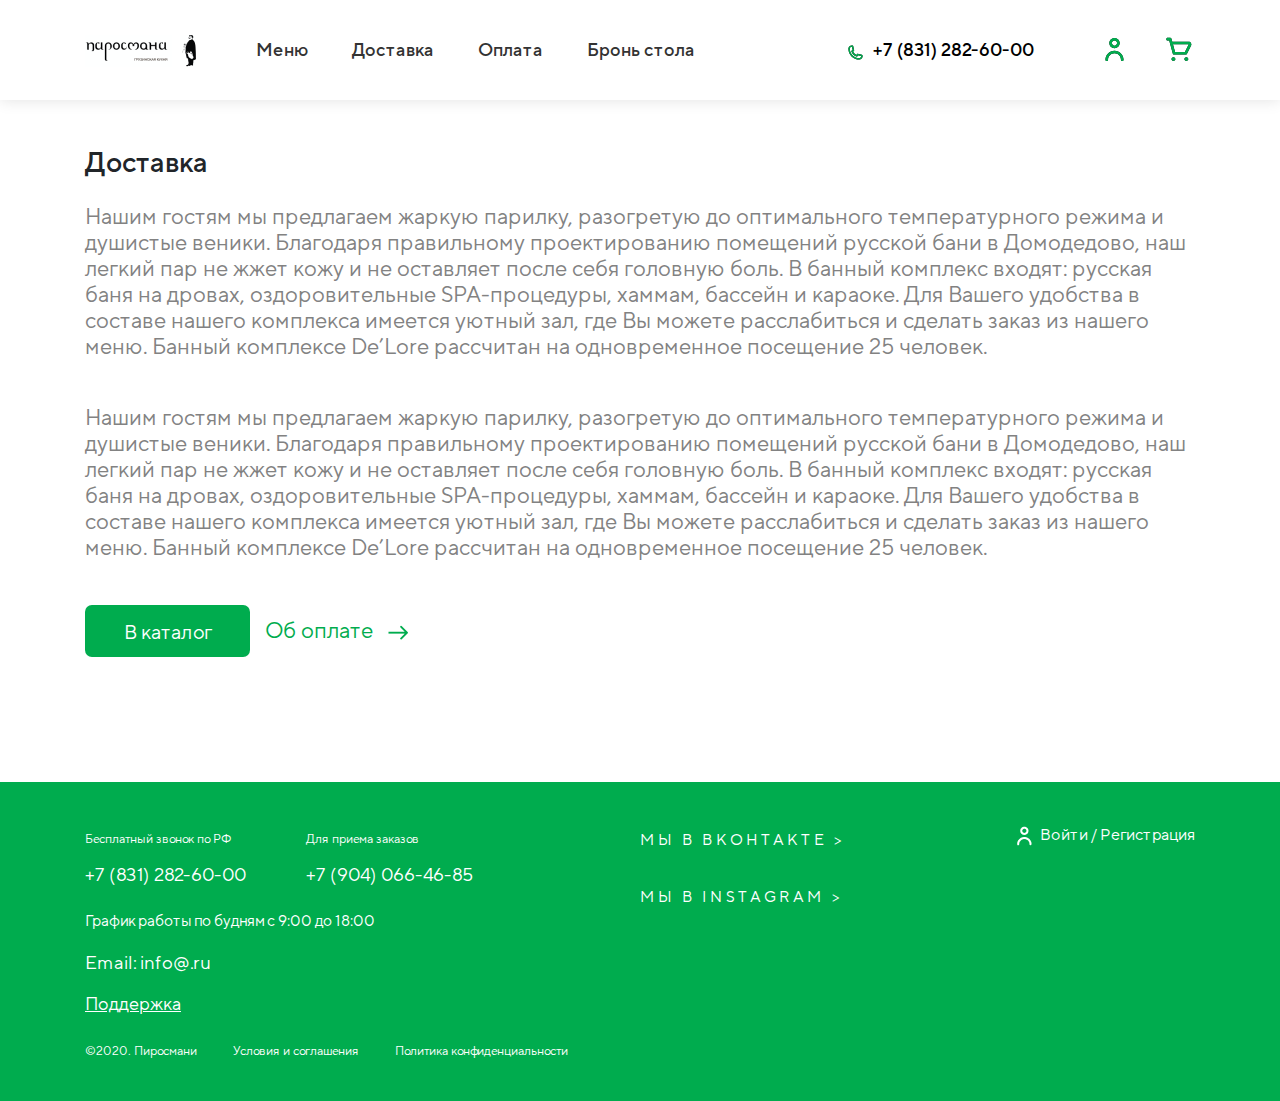
<file: delyvery.html>
<!doctype html>
<html lang="en">
<head>
    <meta charset="UTF-8">
    <meta content="width=device-width, user-scalable=no, initial-scale=1.0, maximum-scale=1.0, minimum-scale=1.0"
          name="viewport">
    <meta content="ie=edge" http-equiv="X-UA-Compatible">
    <title>Главный</title>
    <link href="app.e7555b380a015d8727fa.css" rel="stylesheet">

</head>
<body>
<div class="wrapper">
    <header>
        <nav class="navbar navbar-expand-lg navbar-light ">
            <div class="container">
                <a class="navbar-brand" href="#">
                    <img alt="logo" src="assets/img/logo.png">
                </a>
                <a href="index.html" class="icon-back"></a>
                <div class="collapse navbar-collapse" id="navbarTogglerDemo02">
                    <ul class="navbar-nav mr-auto mt-2 mt-lg-0">
                        <li class="nav-item dropdown">
                            <a aria-expanded="false" aria-haspopup="true" class="nav-link dropdown-toggle"
                               data-toggle="dropdown"
                               href="#" id="navbarDropdownMenuLink" role="button">
                                Меню
                            </a>
                            <div aria-labelledby="navbarDropdownMenuLink" class="dropdown-menu">
                                <a class="dropdown-item" href="#">
                                    <span>
                                        <img alt="" class="img-svg" src="assets/img/ico1.svg">
                                    </span> Супы
                                </a>
                                <a class="dropdown-item" href="#">
                                    <span>
                                        <img alt="" class="img-svg" class="img-svg" src="assets/img/ico2.svg">
                                    </span> Хачапури
                                </a>
                                <a class="dropdown-item" href="#">
                                    <span>
                                        <img alt="" class="img-svg" src="assets/img/ico3.svg">
                                    </span> Холодные закуски
                                </a>
                                <a class="dropdown-item" href="#">
                                    <span>
                                        <img alt="" class="img-svg" src="assets/img/ico4.svg">
                                    </span> Хинкали
                                </a>
                                <a class="dropdown-item" href="#">
                                    <span>
                                        <img alt="" class="img-svg" src="assets/img/ico5.svg">
                                    </span> Шашлык
                                </a>
                                <a class="dropdown-item" href="#">
                                    <span>
                                        <img alt="" class="img-svg" src="assets/img/ico6.svg">
                                    </span>
                                    Соусы
                                </a>
                                <a class="dropdown-item" href="#">
                                    <span>
                                        <img alt="" class="img-svg" src="assets/img/ico7.svg">
                                    </span> Салаты
                                </a>
                                <a class="dropdown-item" href="#">
                                    <span>
                                        <img alt="" class="img-svg" src="assets/img/ico8.svg">
                                    </span> Горячие блюда
                                </a>
                                <a class="dropdown-item" href="#">
                                    <span>
                                        <img alt="" class="img-svg" src="assets/img/ico9.svg">
                                    </span> Гарнир
                                </a>
                                <a class="dropdown-item" href="#">
                                    <span>
                                        <img alt="" class="img-svg" src="assets/img/ico10.svg">
                                    </span>
                                    Десерты
                                </a>
                                <a class="dropdown-item" href="#">
                                    <span>
                                        <img alt="" class="img-svg" src="assets/img/ico11.svg">
                                    </span>
                                    Напитки
                                </a>
                            </div>
                        </li>
                        <li class="nav-item icon-delivery">
                            <a class="nav-link" href="delyvery.html">Доставка</a>
                        </li>
                        <li class="nav-item pay-icon">
                            <a class="nav-link" href="pay.html">Оплата</a>
                        </li>
                        <li class="nav-item res-d-none">
                            <a class="nav-link" href="booking.html" data-toggle="modal" data-target="#exampl-booking">Бронь
                                стола</a>
                        </li>
                        <li class="nav-item active">

                    </ul>
                </div>
                <div class="menu-right d-flex justify-content-between align-items-center">
                    <div class="menu-contact">
                        <a href="tel:+78312826000">
                            <img alt="" src="assets/img/phone.svg">
                            <span>+7 (831) 282-60-00</span>
                        </a>
                    </div>
                    <div class="menu-user">
                        <button class="profile" data-toggle="modal" data-target="#exampleModal">
                            <img alt="" src="assets/img/person.svg">
                        </button>
                        <a class="cart" href="order1.html">
                            <img alt="logo" src="assets/img/shopping-cart.svg">
                        </a>
                    </div>
                </div>
            </div>
        </nav>
    </header>
    <main>
        <section class="page-content">
            <div class="container">
                <div class="page-content-wrapper">
                    <h1>Доставка</h1>
                    <p>Нашим гостям мы предлагаем жаркую парилку, разогретую до оптимального температурного режима и
                        душистые веники. Благодаря правильному проектированию помещений русской бани в Домодедово, наш
                        легкий пар не жжет кожу и не оставляет после себя головную боль. В банный комплекс входят:
                        русская баня на дровах, оздоровительные SPA-процедуры, хаммам, бассейн и караоке. Для Вашего
                        удобства в составе нашего комплекса имеется уютный зал, где Вы можете расслабиться и сделать
                        заказ из нашего меню. Банный комплексе De’Lore рассчитан на одновременное посещение 25 человек.
                    </p>
                    <p>
                        Нашим гостям мы предлагаем жаркую парилку, разогретую до оптимального температурного режима и
                        душистые веники. Благодаря правильному проектированию помещений русской бани в Домодедово, наш
                        легкий пар не жжет кожу и не оставляет после себя головную боль. В банный комплекс входят:
                        русская баня на дровах, оздоровительные SPA-процедуры, хаммам, бассейн и караоке. Для Вашего
                        удобства в составе нашего комплекса имеется уютный зал, где Вы можете расслабиться и сделать
                        заказ из нашего меню. Банный комплексе De’Lore рассчитан на одновременное посещение 25
                        человек.
                    </p>
                    <div class="href-block d-flex  align-items-center">
                        <a href="index.html" class="custom-btn btn-default"><span>В каталог</span></a>
                        <a href="pay.html" class="pay-link fix0"><span>Об оплате</span> <img src="assets/img/leftArr.png" alt=""></a>
                    </div>
                </div>
            </div>
        </section>
    </main>
    <footer>
        <div class="container">
            <div class="footer-wrapper">
                <div class="footer-left">
                    <div class="phones">
                        <div class="phone-item">
                            <span>Бесплатный звонок по РФ</span>
                            <a href="tel:+78312826000">+7 (831) 282-60-00</a>
                        </div>
                        <div class="phone-item">
                            <span>Для приема заказов</span>
                            <a href="tel:+79040664685">+7 (904) 066-46-85</a>
                        </div>
                    </div>
                    <div class="block-1">
                        <div class="work-time">
                            График работы по будням с 9:00 до 18:00
                        </div>
                        <div class="work-email">
                            <a href="mailto:info@.ru">Email: info@.ru</a>
                            <a class="site-help" href="#">Поддержка</a>
                        </div>
                    </div>
                </div>
                <div class="footer-center">
                    <div class="social">
                        <a href="#">Мы в вконтакте > </a>
                        <a href="#">Мы в instagram > </a>
                    </div>
                </div>
                <div class="footer-right">
                    <a href="#">
                        <img alt="jpg" src="assets/img/person-foo.png">
                        <span>Войти / Регистрация</span>
                    </a>
                </div>
            </div>
            <div class="footer-bottom">
                <span>©2020. Пиросмани</span>
                <a href="#">Условия и соглашения</a>
                <a href="#">Политика конфиденциальности</a>
            </div>
        </div>
    </footer>
</div>
<!--/.Wrapper-->
<script type="text/javascript" src="polyfill.e7555b380a015d8727fa.js"></script>
<script type="text/javascript" src="app.e7555b380a015d8727fa.js"></script>
<script src="analytics.js"></script>
</body>
</html>
</file>
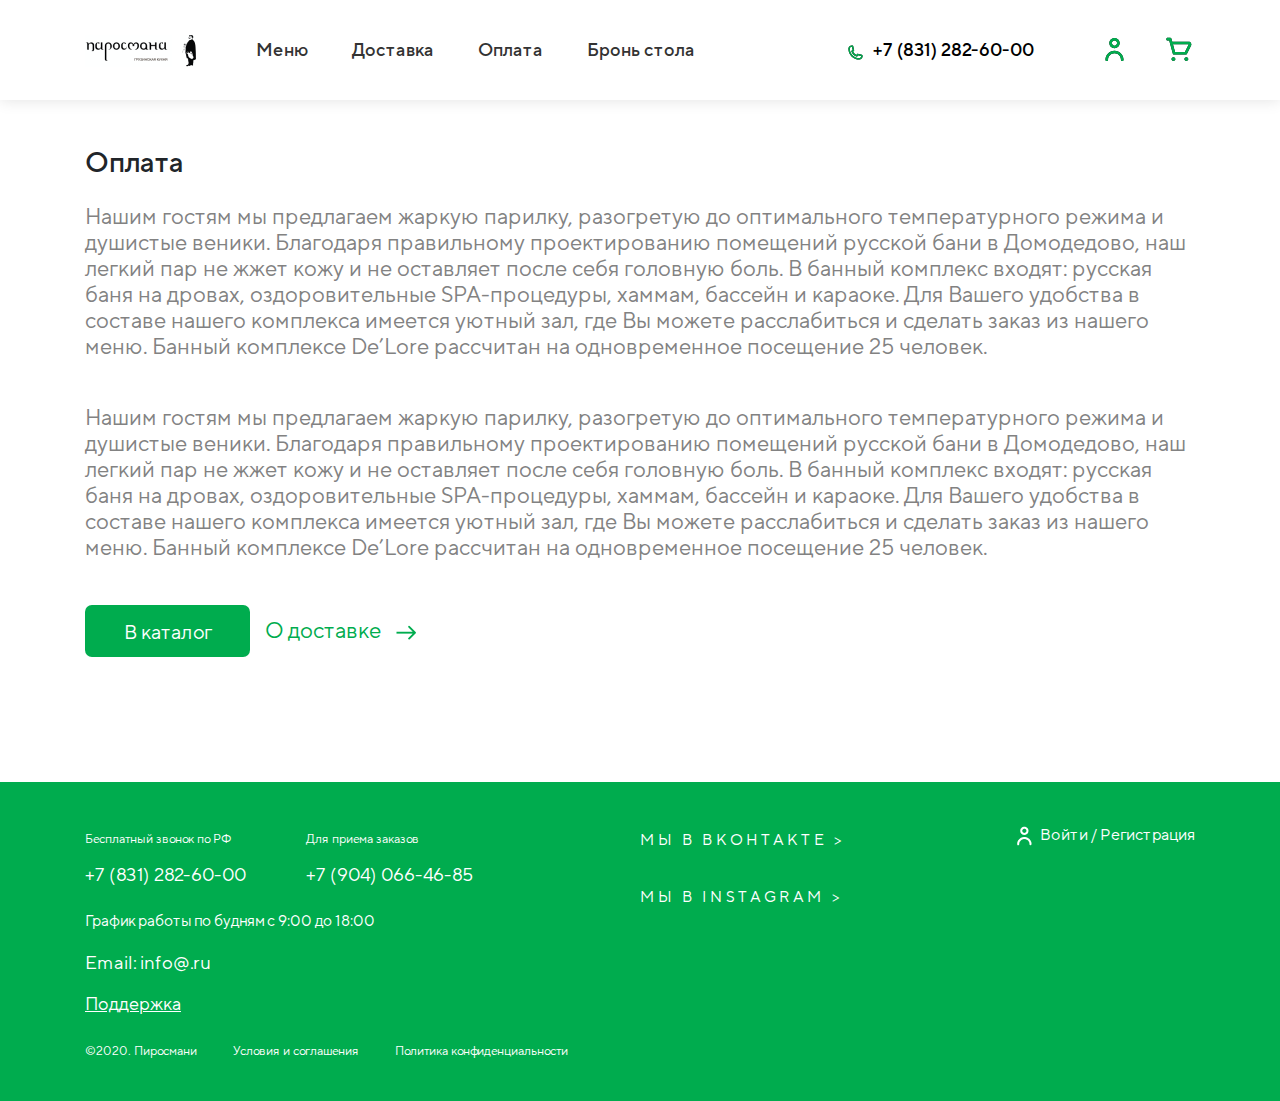
<file: pay.html>
<!doctype html>
<html lang="en">
<head>
    <meta charset="UTF-8">
    <meta content="width=device-width, user-scalable=no, initial-scale=1.0, maximum-scale=1.0, minimum-scale=1.0"
          name="viewport">
    <meta content="ie=edge" http-equiv="X-UA-Compatible">
    <title>ОПЛАТА</title>
    <link href="app.e7555b380a015d8727fa.css" rel="stylesheet">
</head>
<body>
<div class="wrapper">
    <header>
        <nav class="navbar navbar-expand-lg navbar-light ">
            <div class="container">
                <a class="navbar-brand" href="#">
                    <img alt="logo" src="assets/img/logo.png">
                </a>
                <a href="index.html" class="icon-back"></a>
                <div class="collapse navbar-collapse" id="navbarTogglerDemo02">
                    <ul class="navbar-nav mr-auto mt-2 mt-lg-0">
                        <li class="nav-item dropdown">
                            <a aria-expanded="false" aria-haspopup="true" class="nav-link dropdown-toggle"
                               data-toggle="dropdown"
                               href="#" id="navbarDropdownMenuLink" role="button">
                                Меню
                            </a>
                            <div aria-labelledby="navbarDropdownMenuLink" class="dropdown-menu">
                                <a class="dropdown-item" href="#">
                                    <span>
                                        <img alt="" class="img-svg" src="assets/img/ico1.svg">
                                    </span> Супы
                                </a>
                                <a class="dropdown-item" href="#">
                                    <span>
                                        <img alt="" class="img-svg" class="img-svg" src="assets/img/ico2.svg">
                                    </span> Хачапури
                                </a>
                                <a class="dropdown-item" href="#">
                                    <span>
                                        <img alt="" class="img-svg" src="assets/img/ico3.svg">
                                    </span> Холодные закуски
                                </a>
                                <a class="dropdown-item" href="#">
                                    <span>
                                        <img alt="" class="img-svg" src="assets/img/ico4.svg">
                                    </span> Хинкали
                                </a>
                                <a class="dropdown-item" href="#">
                                    <span>
                                        <img alt="" class="img-svg" src="assets/img/ico5.svg">
                                    </span> Шашлык
                                </a>
                                <a class="dropdown-item" href="#">
                                    <span>
                                        <img alt="" class="img-svg" src="assets/img/ico6.svg">
                                    </span>
                                    Соусы
                                </a>
                                <a class="dropdown-item" href="#">
                                    <span>
                                        <img alt="" class="img-svg" src="assets/img/ico7.svg">
                                    </span> Салаты
                                </a>
                                <a class="dropdown-item" href="#">
                                    <span>
                                        <img alt=""  class="img-svg" src="assets/img/ico8.svg">
                                    </span> Горячие блюда
                                </a>
                                <a class="dropdown-item" href="#">
                                    <span>
                                        <img alt="" class="img-svg" src="assets/img/ico9.svg">
                                    </span> Гарнир
                                </a>
                                <a class="dropdown-item" href="#">
                                    <span>
                                        <img alt="" class="img-svg" src="assets/img/ico10.svg">
                                    </span>
                                    Десерты
                                </a>
                                <a class="dropdown-item" href="#">
                                    <span>
                                        <img alt="" class="img-svg" src="assets/img/ico11.svg">
                                    </span>
                                    Напитки
                                </a>
                            </div>
                        </li>
                        <li class="nav-item icon-delivery">
                            <a class="nav-link" href="delivery.html">Доставка</a>
                        </li>
                        <li class="nav-item pay-icon">
                            <a class="nav-link" href="dist/pay.html">Оплата</a>
                        </li>
                        <li class="nav-item res-d-none">
                            <a class="nav-link" href="booking.html" data-toggle="modal" data-target="#exampl-booking">Бронь
                                стола</a>
                        </li>
                        <li class="nav-item active">

                    </ul>
                </div>
                <div class="menu-right d-flex justify-content-between align-items-center">
                    <div class="menu-contact">
                        <a href="tel:+78312826000">
                            <img alt="" src="assets/img/phone.svg">
                            <span>+7 (831) 282-60-00</span>
                        </a>
                    </div>
                    <div class="menu-user">
                        <button class="profile" data-toggle="modal" data-target="#exampleModal">
                            <img alt="" src="assets/img/person.svg">
                        </button>
                        <a class="cart" href="order1.html">
                            <img alt="logo" src="assets/img/shopping-cart.svg">
                        </a>
                    </div>
                </div>
            </div>
        </nav>
    </header>
    <main>
        <section class="page-content">
            <div class="container">
                <div class="page-content-wrapper">
                    <h1>Оплата</h1>
                    <p>Нашим гостям мы предлагаем жаркую парилку, разогретую до оптимального температурного режима и
                        душистые веники. Благодаря правильному проектированию помещений русской бани в Домодедово, наш
                        легкий пар не жжет кожу и не оставляет после себя головную боль. В банный комплекс входят:
                        русская баня на дровах, оздоровительные SPA-процедуры, хаммам, бассейн и караоке. Для Вашего
                        удобства в составе нашего комплекса имеется уютный зал, где Вы можете расслабиться и сделать
                        заказ из нашего меню. Банный комплексе De’Lore рассчитан на одновременное посещение 25 человек.
                    </p>
                    <p>
                        Нашим гостям мы предлагаем жаркую парилку, разогретую до оптимального температурного режима и
                        душистые веники. Благодаря правильному проектированию помещений русской бани в Домодедово, наш
                        легкий пар не жжет кожу и не оставляет после себя головную боль. В банный комплекс входят:
                        русская баня на дровах, оздоровительные SPA-процедуры, хаммам, бассейн и караоке. Для Вашего
                        удобства в составе нашего комплекса имеется уютный зал, где Вы можете расслабиться и сделать
                        заказ из нашего меню. Банный комплексе De’Lore рассчитан на одновременное посещение 25
                        человек.
                    </p>
                    <div class="href-block d-flex  align-items-center">
                        <a href="index.html" class="custom-btn btn-default mr-5">
                            <span>В каталог</span>
                        </a>
                        <a href="delyvery.html" class="pay-link fix0">
                            <span>О доставке</span>
                            <img src="assets/img/leftArr.png" alt="">
                        </a>
                    </div>
                </div>
            </div>
        </section>
    </main>
    <footer>
        <div class="container">
            <div class="footer-wrapper">
                <div class="footer-left">
                    <div class="phones">
                        <div class="phone-item">
                            <span>Бесплатный звонок по РФ</span>
                            <a href="tel:+78312826000">+7 (831) 282-60-00</a>
                        </div>
                        <div class="phone-item">
                            <span>Для приема заказов</span>
                            <a href="tel:+79040664685">+7 (904) 066-46-85</a>
                        </div>
                    </div>
                    <div class="block-1">
                        <div class="work-time">
                            График работы по будням с 9:00 до 18:00
                        </div>
                        <div class="work-email">
                            <a href="mailto:info@.ru">Email: info@.ru</a>
                            <a href="#" class="site-help">Поддержка</a>
                        </div>
                    </div>
                </div>
                <div class="footer-center">
                    <div class="social">
                        <a href="#">Мы в вконтакте > </a>
                        <a href="#">Мы в instagram > </a>
                    </div>
                </div>
                <div class="footer-right">
                    <a href="#">
                        <img src="assets/img/person-foo.png" alt="jpg">
                        <span>Войти / Регистрация</span>
                    </a>
                </div>
            </div>
            <div class="footer-bottom">
                <span>©2020. Пиросмани</span>
                <a href="#">Условия и соглашения</a>
                <a href="#">Политика конфиденциальности</a>
            </div>
        </div>
    </footer>
</div>
<!--/.Wrapper-->

<script type="text/javascript" src="polyfill.e7555b380a015d8727fa.js"></script>
<script type="text/javascript" src="app.e7555b380a015d8727fa.js"></script>
<script src="analytics.js"></script>
</body>
</html>
</file>
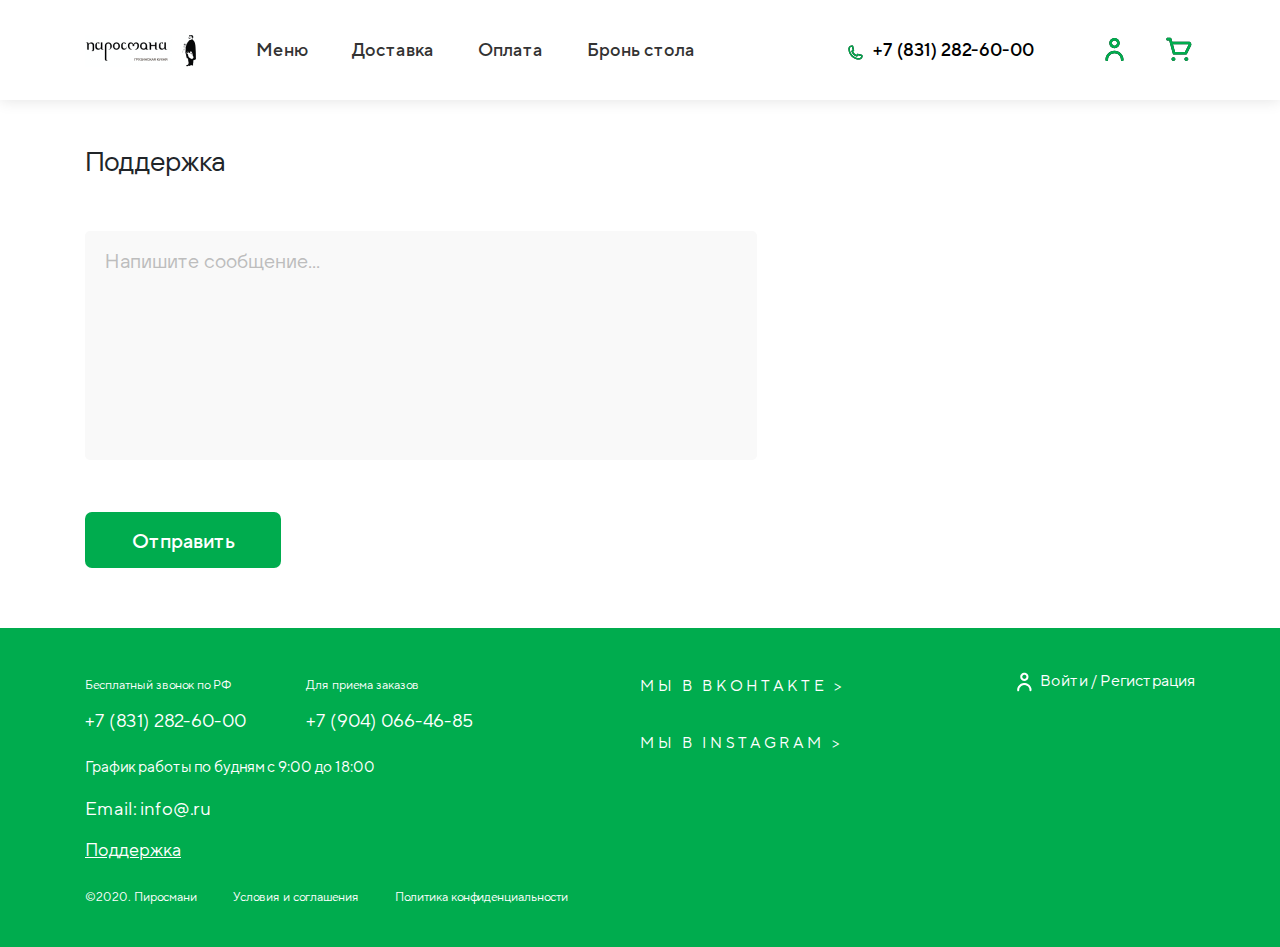
<file: support.html>
<!doctype html>
<html lang="en">
<head>
    <meta charset="UTF-8">
    <meta content="width=device-width, user-scalable=no, initial-scale=1.0, maximum-scale=1.0, minimum-scale=1.0"
          name="viewport">
    <meta content="ie=edge" http-equiv="X-UA-Compatible">
    <title>Support</title>
    <link href="app.e7555b380a015d8727fa.css" rel="stylesheet">

</head>
<body>
<div class="wrapper">
    <header>
        <nav class="navbar navbar-expand-lg navbar-light ">
            <div class="container">
                <a class="navbar-brand" href="#">
                    <img alt="logo" src="assets/img/logo.png">
                </a>
                <a href="index.html" class="icon-back"></a>
                <div class="collapse navbar-collapse" id="navbarTogglerDemo02">
                    <ul class="navbar-nav mr-auto mt-2 mt-lg-0">
                        <li class="nav-item dropdown">
                            <a aria-expanded="false" aria-haspopup="true" class="nav-link dropdown-toggle"
                               data-toggle="dropdown"
                               href="#" id="navbarDropdownMenuLink" role="button">
                                Меню
                            </a>
                            <div aria-labelledby="navbarDropdownMenuLink" class="dropdown-menu">
                                <a class="dropdown-item" href="#">
                                    <span>
                                        <img alt="" class="img-svg" src="assets/img/ico1.svg">
                                    </span> Супы
                                </a>
                                <a class="dropdown-item" href="#">
                                    <span>
                                        <img alt="" class="img-svg" class="img-svg" src="assets/img/ico2.svg">
                                    </span> Хачапури
                                </a>
                                <a class="dropdown-item" href="#">
                                    <span>
                                        <img alt="" class="img-svg" src="assets/img/ico3.svg">
                                    </span> Холодные закуски
                                </a>
                                <a class="dropdown-item" href="#">
                                    <span>
                                        <img alt="" class="img-svg" src="assets/img/ico4.svg">
                                    </span> Хинкали
                                </a>
                                <a class="dropdown-item" href="#">
                                    <span>
                                        <img alt="" class="img-svg" src="assets/img/ico5.svg">
                                    </span> Шашлык
                                </a>
                                <a class="dropdown-item" href="#">
                                    <span>
                                        <img alt="" class="img-svg" src="assets/img/ico6.svg">
                                    </span>
                                    Соусы
                                </a>
                                <a class="dropdown-item" href="#">
                                    <span>
                                        <img alt="" class="img-svg" src="assets/img/ico7.svg">
                                    </span> Салаты
                                </a>
                                <a class="dropdown-item" href="#">
                                    <span>
                                        <img alt=""  class="img-svg" src="assets/img/ico8.svg">
                                    </span> Горячие блюда
                                </a>
                                <a class="dropdown-item" href="#">
                                    <span>
                                        <img alt="" class="img-svg" src="assets/img/ico9.svg">
                                    </span> Гарнир
                                </a>
                                <a class="dropdown-item" href="#">
                                    <span>
                                        <img alt="" class="img-svg" src="assets/img/ico10.svg">
                                    </span>
                                    Десерты
                                </a>
                                <a class="dropdown-item" href="#">
                                    <span>
                                        <img alt="" class="img-svg" src="assets/img/ico11.svg">
                                    </span>
                                    Напитки
                                </a>
                            </div>
                        </li>
                        <li class="nav-item icon-delivery">
                            <a class="nav-link" href="delyvery.html">Доставка</a>
                        </li>
                        <li class="nav-item pay-icon">
                            <a class="nav-link" href="pay.html">Оплата</a>
                        </li>
                        <li class="nav-item res-d-none">
                            <a class="nav-link" href="booking.html" data-toggle="modal" data-target="#exampl-booking">Бронь
                                стола</a>
                        </li>
                        <li class="nav-item active">

                    </ul>
                </div>
                <div class="menu-right d-flex justify-content-between align-items-center">
                    <div class="menu-contact">
                        <a href="tel:+78312826000">
                            <img alt="" src="assets/img/phone.svg">
                            <span>+7 (831) 282-60-00</span>
                        </a>
                    </div>
                    <div class="menu-user">
                        <button class="profile" data-toggle="modal" data-target="#exampleModal">
                            <img alt="" src="assets/img/person.svg">
                        </button>
                        <a class="cart" href="order1.html">
                            <img alt="logo" src="assets/img/shopping-cart.svg">
                        </a>
                    </div>
                </div>
            </div>
        </nav>
    </header>
    <main>
        <div class="container">
            <div class="form-support">
                <h1>Поддержка</h1>
                <form action="" method="POST">
                    <textarea name="message" id="" cols="30" rows="10" placeholder="Напишите сообщение..." ></textarea>
                    <button type="submit" class="btn-default custom-btn">Отправить</button>
                </form>
            </div>
        </div>
    </main>
    <footer class="fix0">
        <div class="container">
            <div class="footer-wrapper">
                <div class="footer-left">
                    <div class="phones">
                        <div class="phone-item">
                            <span>Бесплатный звонок по РФ</span>
                            <a href="tel:+78312826000">+7 (831) 282-60-00</a>
                        </div>
                        <div class="phone-item">
                            <span>Для приема заказов</span>
                            <a href="tel:+79040664685">+7 (904) 066-46-85</a>
                        </div>
                    </div>
                    <div class="work-time">
                        График работы по будням с 9:00 до 18:00
                    </div>
                    <div class="work-email">
                        <a href="mailto:info@.ru">Email: info@.ru</a>
                        <a href="#" class="site-help">Поддержка</a>
                    </div>
                </div>
                <div class="footer-center">
                    <div class="social">
                        <a href="#">Мы в вконтакте > </a>
                        <a href="#">Мы в instagram > </a>
                    </div>
                </div>
                <div class="footer-right">
                    <a href="#">
                        <img src="assets/img/person-foo.png" alt="jpg">
                        <span>Войти / Регистрация</span>
                    </a>
                </div>
            </div>
            <div class="footer-bottom">
                <span>©2020. Пиросмани</span>
                <a href="#">Условия и соглашения</a>
                <a href="#">Политика конфиденциальности</a>
            </div>
        </div>
    </footer>
</div>
<!--/.Wrapper-->
<script type="text/javascript" src="polyfill.e7555b380a015d8727fa.js"></script>
<script type="text/javascript" src="app.e7555b380a015d8727fa.js"></script>
<script src="analytics.js"></script>
</body>
</html>
</file>
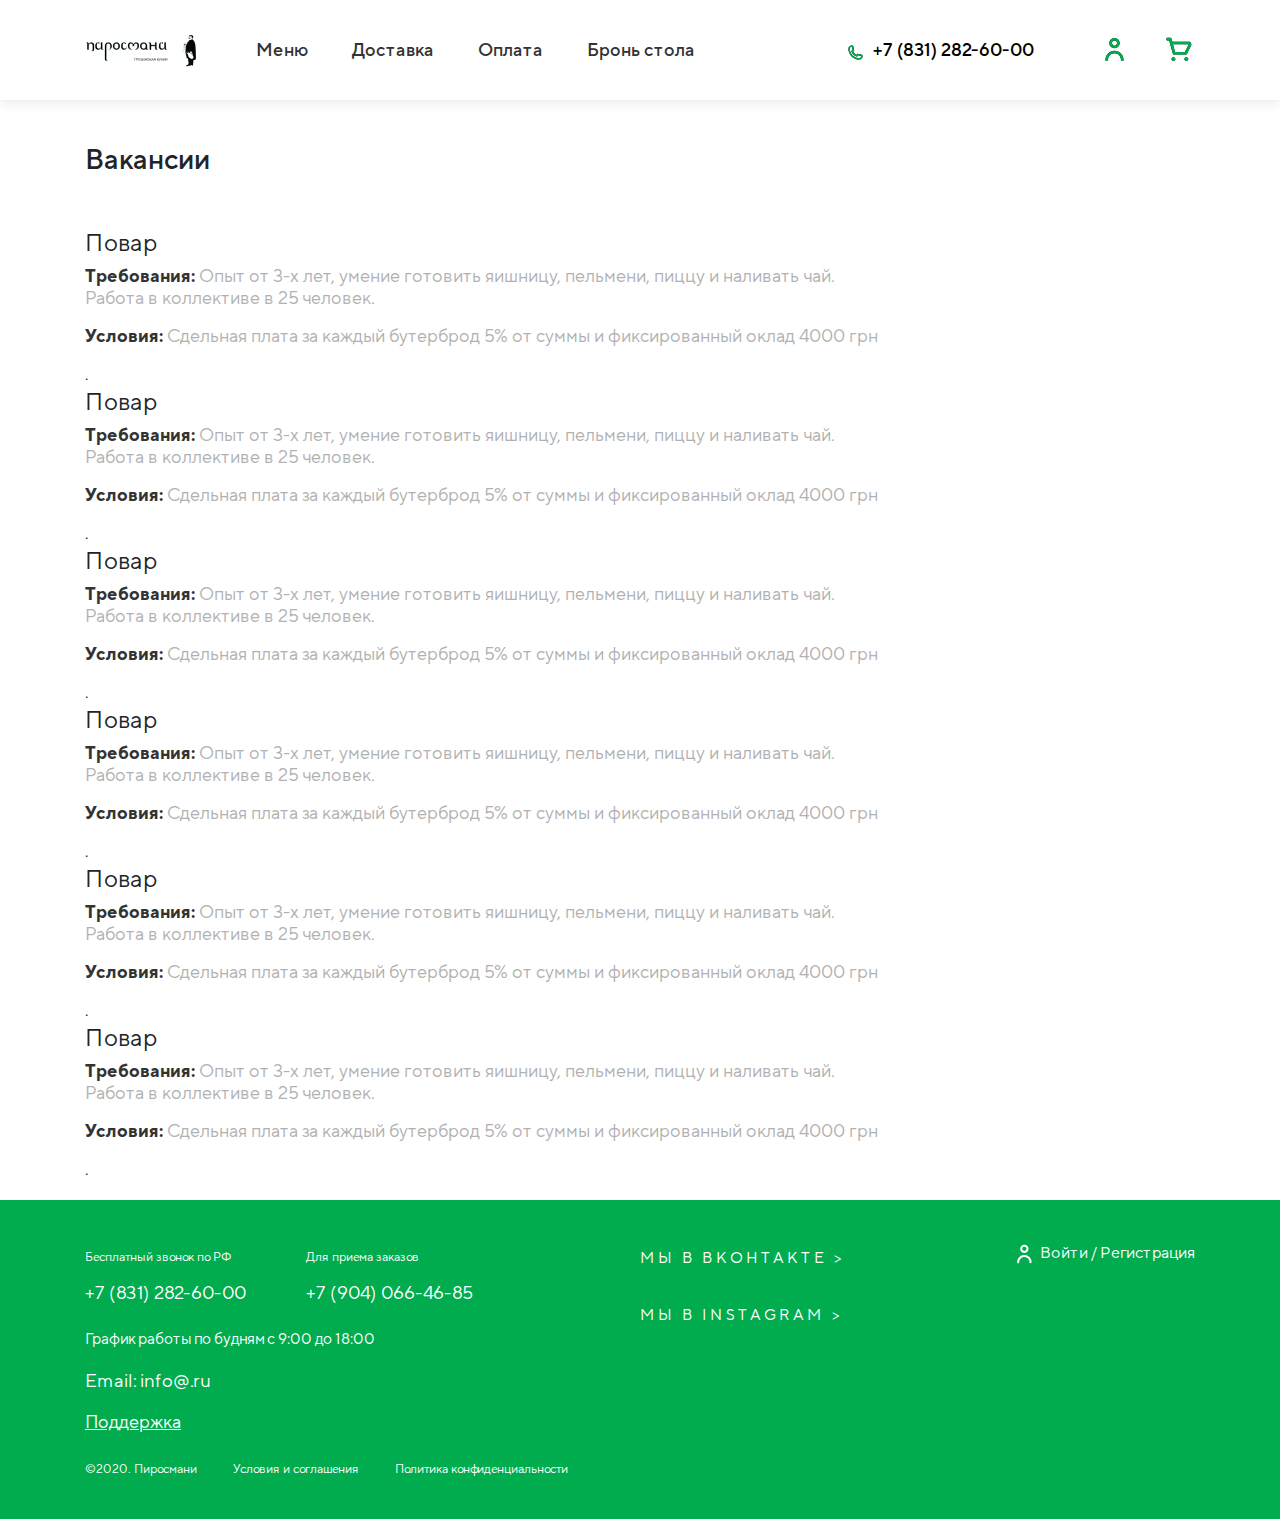
<file: vacation.html>
<!doctype html>
<html lang="en">
<head>
    <meta charset="UTF-8">
    <meta content="width=device-width, user-scalable=no, initial-scale=1.0, maximum-scale=1.0, minimum-scale=1.0"
          name="viewport">
    <meta content="ie=edge" http-equiv="X-UA-Compatible">
    <title>Vacation</title>
    <link href="app.e7555b380a015d8727fa.css" rel="stylesheet">
</head>
<body>
<div class="wrapper fix-footer">
    <header>
        <nav class="navbar navbar-expand-lg navbar-light ">
            <div class="container">
                <a class="navbar-brand" href="#">
                    <img alt="logo" src="assets/img/logo.png">
                </a>
                <a href="index.html" class="icon-back"></a>
                <div class="collapse navbar-collapse" id="navbarTogglerDemo02">
                    <ul class="navbar-nav mr-auto mt-2 mt-lg-0">
                        <li class="nav-item dropdown">
                            <a aria-expanded="false" aria-haspopup="true" class="nav-link dropdown-toggle"
                               data-toggle="dropdown"
                               href="#" id="navbarDropdownMenuLink" role="button">
                                Меню
                            </a>
                            <div aria-labelledby="navbarDropdownMenuLink" class="dropdown-menu">
                                <a class="dropdown-item" href="#">
                                    <span>
                                        <img alt="" class="img-svg" src="assets/img/ico1.svg">
                                    </span> Супы
                                </a>
                                <a class="dropdown-item" href="#">
                                    <span>
                                        <img alt="" class="img-svg" class="img-svg" src="assets/img/ico2.svg">
                                    </span> Хачапури
                                </a>
                                <a class="dropdown-item" href="#">
                                    <span>
                                        <img alt="" class="img-svg" src="assets/img/ico3.svg">
                                    </span> Холодные закуски
                                </a>
                                <a class="dropdown-item" href="#">
                                    <span>
                                        <img alt="" class="img-svg" src="assets/img/ico4.svg">
                                    </span> Хинкали
                                </a>
                                <a class="dropdown-item" href="#">
                                    <span>
                                        <img alt="" class="img-svg" src="assets/img/ico5.svg">
                                    </span> Шашлык
                                </a>
                                <a class="dropdown-item" href="#">
                                    <span>
                                        <img alt="" class="img-svg" src="assets/img/ico6.svg">
                                    </span>
                                    Соусы
                                </a>
                                <a class="dropdown-item" href="#">
                                    <span>
                                        <img alt="" class="img-svg" src="assets/img/ico7.svg">
                                    </span> Салаты
                                </a>
                                <a class="dropdown-item" href="#">
                                    <span>
                                        <img alt=""  class="img-svg" src="assets/img/ico8.svg">
                                    </span> Горячие блюда
                                </a>
                                <a class="dropdown-item" href="#">
                                    <span>
                                        <img alt="" class="img-svg" src="assets/img/ico9.svg">
                                    </span> Гарнир
                                </a>
                                <a class="dropdown-item" href="#">
                                    <span>
                                        <img alt="" class="img-svg" src="assets/img/ico10.svg">
                                    </span>
                                    Десерты
                                </a>
                                <a class="dropdown-item" href="#">
                                    <span>
                                        <img alt="" class="img-svg" src="assets/img/ico11.svg">
                                    </span>
                                    Напитки
                                </a>
                            </div>
                        </li>
                        <li class="nav-item icon-delivery">
                            <a class="nav-link" href="delyvery.html">Доставка</a>
                        </li>
                        <li class="nav-item pay-icon">
                            <a class="nav-link" href="pay.html">Оплата</a>
                        </li>
                        <li class="nav-item res-d-none">
                            <a class="nav-link" href="booking.html" data-toggle="modal" data-target="#exampl-booking">Бронь
                                стола</a>
                        </li>
                        <li class="nav-item active">

                    </ul>
                </div>
                <div class="menu-right d-flex justify-content-between align-items-center">
                    <div class="menu-contact">
                        <a href="tel:+78312826000">
                            <img alt="" src="assets/img/phone.svg">
                            <span>+7 (831) 282-60-00</span>
                        </a>
                    </div>
                    <div class="menu-user">
                        <button class="profile" data-toggle="modal" data-target="#exampleModal">
                            <img alt="" src="assets/img/person.svg">
                        </button>
                        <a class="cart" href="order1.html">
                            <img alt="logo" src="assets/img/shopping-cart.svg">
                        </a>
                    </div>
                </div>
            </div>
        </nav>
    </header>
    <main class="fix0">
        <section class="vacation">
            <div class="container">
                <div class="vacation__wrapper">
                    <h1 class="vacation-title">Вакансии</h1>
                    <div class="vacation__block">
                        <div class="vacation__item">
                            <h4 class="vacation__item-title">Повар</h4>
                            <div class="vacation__description">
                                <div class="requirements">
                                    <p><b>Требования:</b> Oпыт от 3-х лет, умение готовить яишницу, пельмени, пиццу и наливать чай.
                                        <br>Работа в коллективе в 25 человек.</p>
                                    <p><b>Условия:</b> Сдельная плата за каждый бутерброд 5% от суммы и фиксированный оклад 4000 грн</p>.</div>
                            </div>
                        </div>
                        <div class="vacation__item">
                            <h4 class="vacation__item-title">Повар</h4>
                            <div class="vacation__description">
                                <div class="requirements">
                                    <p><b>Требования:</b> Oпыт от 3-х лет, умение готовить яишницу, пельмени, пиццу и наливать чай.
                                        <br>Работа в коллективе в 25 человек.</p>
                                    <p><b>Условия:</b> Сдельная плата за каждый бутерброд 5% от суммы и фиксированный оклад 4000 грн</p>.</div>
                            </div>
                        </div>
                        <div class="vacation__item">
                            <h4 class="vacation__item-title">Повар</h4>
                            <div class="vacation__description">
                                <div class="requirements">
                                    <p><b>Требования:</b> Oпыт от 3-х лет, умение готовить яишницу, пельмени, пиццу и наливать чай.
                                        <br>Работа в коллективе в 25 человек.</p>
                                    <p><b>Условия:</b> Сдельная плата за каждый бутерброд 5% от суммы и фиксированный оклад 4000 грн</p>.</div>
                            </div>
                        </div>
                        <div class="vacation__item">
                            <h4 class="vacation__item-title">Повар</h4>
                            <div class="vacation__description">
                                <div class="requirements">
                                    <p><b>Требования:</b> Oпыт от 3-х лет, умение готовить яишницу, пельмени, пиццу и наливать чай.
                                        <br>Работа в коллективе в 25 человек.</p>
                                    <p><b>Условия:</b> Сдельная плата за каждый бутерброд 5% от суммы и фиксированный оклад 4000 грн</p>.</div>
                            </div>
                        </div>
                        <div class="vacation__item">
                            <h4 class="vacation__item-title">Повар</h4>
                            <div class="vacation__description">
                                <div class="requirements">
                                    <p><b>Требования:</b> Oпыт от 3-х лет, умение готовить яишницу, пельмени, пиццу и наливать чай.
                                        <br>Работа в коллективе в 25 человек.</p>
                                    <p><b>Условия:</b> Сдельная плата за каждый бутерброд 5% от суммы и фиксированный оклад 4000 грн</p>.</div>
                            </div>
                        </div>
                        <div class="vacation__item">
                            <h4 class="vacation__item-title">Повар</h4>
                            <div class="vacation__description">
                                <div class="requirements">
                                    <p><b>Требования:</b> Oпыт от 3-х лет, умение готовить яишницу, пельмени, пиццу и наливать чай.
                                        <br>Работа в коллективе в 25 человек.</p>
                                    <p><b>Условия:</b> Сдельная плата за каждый бутерброд 5% от суммы и фиксированный оклад 4000 грн</p>.</div>
                            </div>
                        </div>

                    </div>
                </div>
            </div>
        </section>
    </main>
    <footer>
        <div class="container">
            <div class="footer-wrapper">
                <div class="footer-left">
                    <div class="phones">
                        <div class="phone-item">
                            <span>Бесплатный звонок по РФ</span>
                            <a href="tel:+78312826000">+7 (831) 282-60-00</a>
                        </div>
                        <div class="phone-item">
                            <span>Для приема заказов</span>
                            <a href="tel:+79040664685">+7 (904) 066-46-85</a>
                        </div>
                    </div>
                    <div class="block-1">
                        <div class="work-time">
                            График работы по будням с 9:00 до 18:00
                        </div>
                        <div class="work-email">
                            <a href="mailto:info@.ru">Email: info@.ru</a>
                            <a href="#" class="site-help">Поддержка</a>
                        </div>
                    </div>
                </div>
                <div class="footer-center">
                    <div class="social">
                        <a href="#">Мы в вконтакте > </a>
                        <a href="#">Мы в instagram > </a>
                    </div>
                </div>
                <div class="footer-right">
                    <a href="#">
                        <img src="assets/img/person-foo.png" alt="jpg">
                        <span>Войти / Регистрация</span>
                    </a>
                </div>
            </div>
            <div class="footer-bottom">
                <span>©2020. Пиросмани</span>
                <a href="#">Условия и соглашения</a>
                <a href="#">Политика конфиденциальности</a>
            </div>
        </div>
    </footer>
</div>
<!--/.Wrapper-->
<script type="text/javascript" src="polyfill.e7555b380a015d8727fa.js"></script>
<script type="text/javascript" src="app.e7555b380a015d8727fa.js"></script>
<script src="analytics.js"></script>
</body>
</html>
</file>
<file: app.e7555b380a015d8727fa.css>
/* Отключение возможности выделения текста */
* {
  font-family: "TT Norms Pro", sans-serif;
  -moz-user-select: none;
  -webkit-user-select: none;
  -ms-user-select: none;
  -o-user-select: none;
  user-select: none;
}
.number input {
  padding: 0;
}
a:hover {
  text-decoration: none !important;
}
.page-content .page-content-wrapper .href-block .pay-link {
  font-size: 14px;
  white-space: nowrap;
}

.page-content .page-content-wrapper .href-block a {
  margin-right: 15px !important;
  white-space: nowrap;
}
/* FORM STYLER*/
.select {
  position: relative;
  background: #FCFCFC;
  border: 1.1194px solid #EBEBEB;
  border-radius: 7.11356px;
  cursor: pointer;
}
.select::after {
  content: '';
  position: absolute;
  top: 50%;
  left: 95px;
  width: 28px;
  height: 28px;
  background-image: url(assets/img/arrow-ios-down.png);
  transform: translateY(-50%);
  pointer-events: none;
}
.select select {
  background: none;
  border: 0;
  outline: none;
  appearance: none;
  -webkit-appearance: none;
  padding: 13px 40px 13px 17px;
  width: 451px;
  height: 64px;
  font-weight: normal;
  font-size: 15.6716px;
  line-height: 24px;
  color: #C6C6C6;
}
.select select:focus {
  color: #000;
}
/* END*/
/* MODAL */
.modal-txt a:hover {
  color: blue !important;
}
.error-txt {
  font-weight: normal;
  font-size: 10px;
  line-height: 11px;
  margin-bottom: 5px;
  text-align: center;
  /* Red */
  color: #EB5757;
}
#example-register2 .btn-fix {
  font-weight: 500;
  font-size: 18.0198px;
  line-height: 23px;
  margin-bottom: -10px;
  padding: 18px 44px 16px 45px !important;
}
.modal.show .modal-body {
  padding: 0 !important;
}
.modal.show .modal-dialog {
  background: #FFFFFF;
  box-shadow: 0 0 17.7465px rgba(0, 0, 0, 0.12);
  border-radius: 17.4636px;
  padding: 8px 25px 19px;
  width: 358px;
  position: relative;
  top: 122px;
  left: 0;
}
.modal.show .modal-dialog.reviews-feedback-msg {
  width: 318px;
}
.modal.show .modal-dialog.reviews-feedback-msg .feedback-star {
  margin-top: 13px;
  display: flex;
  align-items: center;
}
.modal.show .modal-dialog.reviews-feedback-msg .feedback-star .rating {
  margin-left: 10px;
}
.modal.show .modal-dialog.reviews-feedback-msg .feedback-star .rating span {
  margin-left: 3px !important;
  width: 7px;
  height: 7px;
  background-image: url(assets/img/star_no-active-7x7.svg) !important;
  background-repeat: no-repeat;
}
.modal.show .modal-dialog.reviews-feedback-msg .feedback-star .rating span.active {
  background-image: url(assets/img/star-active7x7.svg) !important;
  background-repeat: no-repeat;
}
.modal.show .modal-dialog.reviews-feedback-msg .feedback-star span {
  font-weight: normal;
  font-size: 10px;
  line-height: 9px;
}
.modal.show .modal-dialog.reviews-feedback-msg .modal-name {
  font-weight: 400 !important;
  font-size: 15.2466px !important;
  line-height: 22px !important;
  margin-top: 23px !important;
  text-align: left !important;
}
.modal.show .modal-dialog.reviews-feedback-msg form label {
  font-weight: normal;
  font-size: 10.09863px !important;
  line-height: 9px;
}
.modal.show .modal-dialog.reviews-feedback-msg form textarea {
  width: 186px !important;
  height: 75px !important;
  resize: none;
  background: #FFFFFF;
  border-radius: 8.71233px;
  border: 0.435616px solid #EBEBEB;
  margin-left: 26px;
}
.modal.show .modal-dialog.reviews-feedback-msg form input {
  width: 134px !important;
  height: 25px !important;
  padding: 8px 12px !important;
  font-size: 11.09863px !important;
  margin-left: 25px !important;
}
.modal.show .modal-dialog.reviews-feedback-msg form input::placeholder {
  font-size: 10px !important;
}
.modal.show .modal-dialog.reviews-feedback-msg form button {
  padding: 6px 13px 7px 13px;
  font-weight: 500;
  font-size: 9.09863px;
  line-height: 9px;
  color: #fff;
  margin-left: 77px;
  margin-top: 10px;
}
.modal.show .modal-dialog.response-pass {
  width: 303px !important;
}
.modal.show .modal-dialog.response-pass form {
  display: flex;
  align-items: center;
  flex-direction: column;
  justify-content: center;
}
.modal.show .modal-dialog.response-pass form .send-check.active a {
  color: #BDBDBD;
  white-space: nowrap;
}
.modal.show .modal-dialog.response-pass form .send-check.active a b {
  display: inline;
  color: #000000;
  margin-right: 10px;
}
.modal.show .modal-dialog.response-pass form .send-check.active button {
  background: #BDBDBD;
}
.modal.show .modal-dialog.response-pass form .send-check a {
  display: block;
  font-weight: 500;
  font-size: 12px;
  line-height: 18px;
  text-align: center;
  text-decoration-line: underline;
  color: #00AC4E;
}
.modal.show .modal-dialog.response-pass form .send-check a b {
  display: none;
}
.modal.show .modal-dialog.response-pass form .send-check button {
  padding: 11px 42px;
  font-weight: 500;
  font-size: 10.3364px;
  line-height: 16px;
  color: #ffffff;
  margin-top: 30px;
}
.modal.show .modal-dialog.booking {
  width: auto !important;
  max-width: 654px;
  padding: 40px 56px 27px 56px;
}
.modal.show .modal-dialog.booking .close {
  position: absolute;
  top: -51px !important;
  right: -53px !important;
  font-size: 50px !important;
}
.modal.show .modal-dialog.booking .modal-input input {
  width: 254px !important;
  margin: 7px 15px !important;
  padding: 15px 20px 15px 17px !important;
}
.modal.show .modal-dialog .booking-top {
  font-weight: 500;
  font-size: 24px;
  line-height: 18px;
  text-align: center;
  margin-bottom: 4px;
}
.modal.show .modal-dialog .modal-content {
  align-items: center !important;
  border: none;
}
.modal.show .modal-dialog .modal-content input {
  max-width: none;
}
.modal.show .modal-dialog .modal-content .modal-body .top-modal {
  text-align: center;
  margin-bottom: 13px;
}
.modal.show .modal-dialog .modal-content .modal-body .top-modal .modal-name {
  font-weight: 500;
  font-size: 17.4636px;
  line-height: 22px;
  text-align: center;
  margin-top: 13px;
}
.modal.show .modal-dialog .modal-content .modal-body form .forgot-pass {
  font-weight: normal;
  font-size: 14.1972px;
  line-height: 17px;
  text-decoration-line: underline;
  color: #00AC4E;
  text-align: center;
  padding-bottom: 10px;
}
.modal.show .modal-dialog .modal-content .modal-body form .form-btn {
  text-align: center;
  margin-bottom: 22px;
}
.modal.show .modal-dialog .modal-content .modal-body form .form-btn .cancel {
  background: transparent;
  color: #00ac4e;
  border: none;
  outline: none;
  cursor: pointer;
  padding: 0;
  padding-right: 40px;
}
.modal.show .modal-dialog .modal-content .modal-body form .form-btn.form-btn-fix {
  margin: 0;
}
.modal.show .modal-dialog .modal-content .modal-body form .form-btn button {
  padding: 14px 50px 13px 52px;
  font-size: 14.1972px;
}
.modal.show .modal-dialog .modal-content .modal-body form .modal-input input {
  height: 50px;
  padding: 0 20px 0 49px;
  font-weight: normal;
  font-size: 12.2245px;
  line-height: 18px;
  text-align: left;
  color: #C6C6C6;
  margin: 14px 0;
  background-repeat: no-repeat;
  background-position: 18px center;
  width: 270px;
}
.modal.show .modal-dialog .modal-content .modal-body form .modal-input input.phone {
  background-image: url(assets/img/phone-input.png);
}
.modal.show .modal-dialog .modal-content .modal-body form .modal-input input.icon-mess2 {
  margin-left: 20px;
  background-image: url(assets/img/icon-message2.png);
}
.modal.show .modal-dialog .modal-content .modal-body form .modal-input input.pass-input {
  background-image: url(assets/img/key-pass.png);
}
.modal.show .modal-dialog .modal-content .modal-body form .modal-input.digit {
  display: flex;
  justify-content: space-between;
  align-items: center;
  width: 200px;
}
.modal.show .modal-dialog .modal-content .modal-body form .modal-input.digit span {
  width: 7px;
  height: 1px;
  margin: 0 6px;
  background: #343E48;
}
.modal.show .modal-dialog .modal-content .modal-body form .modal-input.digit input {
  background: #FCFCFC;
  border: 1px solid #EBEBEB;
  box-sizing: border-box;
  border-radius: 5px;
  width: 33px;
  height: 47px;
  font-weight: 500;
  font-size: 24px;
  line-height: 16px;
  padding: 0;
  text-align: center;
  color: #000;
}
.modal.show .modal-dialog .modal-content .modal-body .modal-txt {
  font-weight: normal;
  font-size: 12.2245px;
  line-height: 18px;
  text-align: center;
}
.modal.show .modal-dialog .modal-content .modal-body .modal-txt a {
  color: #00AC4E;
}
.modal.show .modal-dialog .modal-content .close {
  color: #00ac4e;
  position: absolute;
  top: 4px;
  font-weight: 400;
  right: -2px;
  font-size: 33px;
  z-index: 999;
}
.modal.show .modal-dialog .modal-content form .modal-input .name {
  width: 100% !important;
  max-width: 542px;
  text-align: center !important;
}
.modal.show .radio-block .line {
  font-weight: normal;
  font-size: 11px;
  line-height: 14px;
  text-align: center;
  color: #C6C6C6;
  margin-bottom: 15px;
}
.modal.show .radio-block .line label {
  margin-left: 15px;
}
.modal.show .radio-block .line input {
  position: relative;
  display: none;
}
.modal.show .radio-block .line input:checked ~ label:before {
  background: #00AC4E;
  border: 1.87138px solid #FCFCFC;
}
.modal.show .radio-block .line input ~ label {
  margin-left: 30px;
  position: relative;
  margin-bottom: 0;
  text-align: left;
}
.modal.show .radio-block .line input ~ label a {
  color: #00ac4e;
}
.modal.show .radio-block .line input ~ label::before {
  content: '';
  position: absolute;
  top: 0;
  left: -30px;
  width: 15px;
  height: 15px;
  background: #FCFCFC;
  border: 1.87138px solid #EBEBEB;
  border-radius: 50%;
}
/* * * * * */
.number {
  width: 116.57px;
  height: 42.47px;
  background: #FCFCFC;
  border: 0.903636px solid #EBEBEB;
  box-sizing: border-box;
  border-radius: 9.03636px;
  display: flex;
  align-items: center;
  justify-content: space-between;
  text-align: center;
}
.number input {
  width: 45%;
  text-align: center;
  border: none;
  background: #FCFCFC;
  outline: none;
}
.number .minus {
  margin-left: 16px;
  cursor: pointer;
}
.number .plus {
  margin-right: 16px;
  cursor: pointer;
}
.number span {
  margin-bottom: 0;
}
.card-sidebar {
  background: #FFFFFF;
  box-shadow: 0 0 27.2043px rgba(0, 0, 0, 0.06);
  border-radius: 18.1362px;
  min-width: 310px;
  height: 250px;
  padding: 27px 22px 38px 30px;
  margin-left: 140px;
}
.card-sidebar .order .title {
  padding-bottom: 16px;
  font-weight: normal;
  font-size: 14.5089px;
  line-height: 17px;
}
.card-sidebar .order .line {
  font-weight: 500;
  font-size: 14.5089px;
  line-height: 17px;
  margin-bottom: 28px;
}
.card-sidebar .order .line img {
  margin-right: 15px;
}
.card-sidebar .range-slide {
  width: 186px;
}
.card-sidebar .range-slide .line-center {
  display: flex;
  justify-content: center;
}
.card-sidebar .range-slide .line-center .range-line {
  width: 250px;
  height: 3px;
  background: #F2F2F2;
  border-radius: 3px;
  position: relative;
}
.card-sidebar .range-slide .line-center .range-line:before {
  content: attr(data-mins);
  font-size: 10.8817px;
  font-weight: 500;
  line-height: 13px;
  position: absolute;
  left: -27px;
  top: -5px;
}
.card-sidebar .range-slide .line-center .range-line:after {
  content: attr(data-max);
  font-size: 10.8817px;
  font-weight: 500;
  line-height: 13px;
  position: absolute;
  right: -37px;
  top: -6px;
}
.card-sidebar .range-slide .line-center .green-line {
  position: absolute;
  height: 100%;
  left: 0;
  top: 0;
  background: #00AC4E;
}
.card-sidebar .range-slide .line-center .round {
  height: 12px;
  width: 12px;
  border-radius: 50%;
  border: 2px solid #fff;
  box-sizing: border-box;
  background: #00AC4E;
  position: absolute;
  top: -4px;
  left: 33%;
  transform: translateX(-50%);
}
.card-sidebar .range-slide .line-center .round:before {
  content: attr(data-min);
  font-weight: 500;
  font-size: 11px;
  line-height: 13px;
  white-space: nowrap;
  position: absolute;
  top: -19px;
  left: -44px;
}
.card-sidebar .range-text {
  font-weight: normal;
  font-size: 8.37989px;
  line-height: 10px;
  margin-top: 10px;
}
.d-none {
  display: none;
}
a {
  text-decoration: none;
}
a:hover {
  text-decoration: none;
}
button {
  border: none;
  outline: none;
}
.rating span {
  background: url(assets/img/star-active.svg);
  width: 13px;
  height: 13px;
  display: inline-block;
}
.rating span:hover {
  background: url(assets/img/star_no-active.svg);
}
.btn-default {
  background: #00AC4E;
  border-radius: 6.90493px;
}
.custom-btn {
  font-size: 20px;
  line-height: 21px;
  text-align: center;
  color: #FFFFFF;
  padding: 16px 38.5px 14.5px 38.5px;
}
body {
  font-weight: 500;
  font-size: 16px;
  color: #000000;
}
header {
  background: #FFFFFF;
  box-shadow: 0 0 15px rgba(0, 0, 0, 0.12);
  /* Header*/
}
header nav {
  height: 100px;
}
header .navbar-brand {
  margin-right: 38px;
}
header .dropdown .dropdown-toggle {
  position: relative;
  z-index: 999;
}
header .dropdown-menu {
  background: #FFFFFF;
  box-shadow: 0 0 15px rgba(0, 0, 0, 0.12);
  border-radius: 12px;
  padding-top: 56px;
  position: relative;
  top: -17px;
  margin: 0;
  z-index: 50;
}
header .dropdown-menu .dropdown-item {
  font-size: 10.6604px;
  line-height: 13px;
  color: #333333;
  padding: 9px 20px 9px 26px;
  display: flex;
  align-items: center;
}
header .dropdown-menu span {
  margin-right: 8px;
  width: 20px;
  display: inline-block;
  text-align: center;
}
header .dropdown-toggle::after {
  display: none;
}
header .navbar-light .navbar-nav .nav-link {
  font-style: normal;
  font-weight: 500;
  font-size: 18px;
  line-height: 22px;
  color: #333333;
  padding: 0 22px;
}
header .navbar-light .navbar-nav .nav-link:hover {
  color: chocolate;
}
header .menu-right .menu-contact {
  margin-right: 35px;
  font-weight: 500;
  font-size: 18px;
  line-height: 21px;
}
header .menu-right .menu-contact a {
  text-decoration: none;
  color: #000000;
}
header .menu-right .menu-contact img {
  margin-right: 5px;
}
header .menu-right .menu-user button,
header .menu-right .menu-user a {
  margin-left: 30px;
}
header .menu-right .menu-user button {
  padding: 0;
  border: none;
  outline: none;
  background: transparent;
}
.swiper-pagination-bullet {
  background: #C4C4C4 !important;
  opacity: 1 !important;
}
.swiper-pagination-bullet-active {
  background: #fff !important;
  border-radius: 9px !important;
  width: 30px;
}
.home-banner {
  padding-top: 60px;
  margin-bottom: 30px;
}
.home-banner .block {
  background: linear-gradient(180deg, #F1F1FB 0%, #EBEBF5 100%);
  box-shadow: 0 0 18.0727px rgba(0, 0, 0, 0.03);
  border-radius: 18.0727px;
  width: 100%;
  height: 254px;
}
.home-banner .block .content {
  background-image: url(assets/img/banner1.png);
  background-repeat: no-repeat;
  background-position: 581px 0;
  overflow: hidden;
  width: 100%;
  height: 254px;
  padding: 41.5px 0 0 39px;
}
.home-banner .block .content h2 {
  font-size: 31.6273px;
  line-height: 38px;
  color: #333333;
}
.home-banner .block .content p {
  font-size: 19.88px;
  line-height: 24px;
  color: #828282;
}
.home-banner .block .content a {
  display: inline-block;
  background: #00AC4E;
  border-radius: 4.51818px;
  font-weight: 500;
  font-size: 25.3018px;
  line-height: 30px;
  color: #ffffff;
  text-decoration: none;
  padding: 11px 32px;
  margin-top: 17px;
}
.home-banner .block .swiper-container {
  width: 100%;
  height: 100%;
}
.home-slider-bottom .container .swiper-button-next:after,
.home-slider-bottom .container .swiper-container-rtl .swiper-button-prev:after {
  content: '';
  background-image: url("assets/img/Arrow 13.svg");
  width: 14px;
  height: 24px;
}
.home-slider-bottom .container .swiper-button-next,
.home-slider-bottom .container .swiper-container-rtl .swiper-button-prev {
  right: 0;
  background: #fff;
}
.home-slider-bottom .container .swiper-button-prev,
.home-slider-bottom .container .swiper-container-rtl .swiper-button-next {
  left: -5px;
  background: #fff;
}
.home-slider-bottom .container .swiper-button-prev:after,
.home-slider-bottom .container .swiper-container-rtl .swiper-button-next:after {
  content: '';
  background-image: url("assets/img/Arrow 13.svg");
  width: 14px;
  height: 24px;
  transform: rotate(180deg);
  display: none;
}
.home-slider-bottom .container .swiper-button-prev.swiper-button-disabled,
.home-slider-bottom .container .swiper-button-next.swiper-button-disabled {
  display: none;
}
.home-slider-bottom .container .swiper-container-menu {
  position: relative;
  overflow: hidden;
  left: -16px;
  width: calc(100% + 16px);
}
.home-slider-bottom .container .swiper-container-menu a {
  text-transform: uppercase;
  font-family: 'TT Hoves', sans-serif;
  font-size: 24px;
  line-height: 27px;
  color: #4F4F4F;
  width: auto !important;
  padding: 8px 16.33px 8px 16px;
}
.home-slider-bottom .container .swiper-container-menu a.active {
  font-size: 23.3333px;
  line-height: 27px;
  color: #FFFFFF;
  padding: 8px 16.33px 8px 16px;
  background: #00AC4E;
  border-radius: 5px;
}
.home-products .container .all-products {
  font-size: 27.1585px;
  line-height: 19px;
  padding: 27px 0 33px 0;
}
.home-products .container .products-wrapper {
  display: flex;
  justify-content: space-between;
  flex-wrap: wrap;
}
.home-products .container .products-wrapper .product-item {
  width: 205px;
  margin-bottom: 56px;
}
.home-products .container .products-wrapper .product-item .img {
  background-image: url(assets/img/image-product.png);
  background-repeat: no-repeat;
  background-position: center;
  background-color: #E6E6E6;
  border-radius: 4.5px;
  height: 123.82px;
  overflow: hidden;
}
.home-products .container .products-wrapper .product-item .img img {
  width: 100%;
  height: 100%;
}
.home-products .container .products-wrapper .product-item .title {
  display: block;
  font-weight: 500;
  font-size: 14.4845px;
  line-height: 22px;
  color: #000000;
  padding: 9px 0;
}
.home-products .container .products-wrapper .product-item .description {
  font-size: 12.674px;
  line-height: 19px;
  margin-bottom: 8px;
}
.home-products .container .products-wrapper .product-item .price {
  color: #c6c6c6;
  margin-bottom: 13.38px;
}
.home-products .container .products-wrapper .product-item .price b {
  font-size: 18.1056px;
  line-height: 23px;
  margin-right: 18px;
  color: #000000;
}
.home-products .container .products-wrapper .product-item .price span {
  font-size: 12.674px;
  line-height: 23px;
  color: #828282;
}
.home-products .container .products-wrapper .product-item .to-cart {
  font-size: 18.1056px;
  line-height: 14px;
  color: #FFFFFF;
  background: #00AC4E;
  border-radius: 4.52641px;
  padding: 10px 28px 9px 27px;
  display: inline-block;
}
.home-products .container .pagination {
  display: flex;
  justify-content: center;
}
.home-products .container .pagination nav ul .page-link {
  border: none;
}
.home-products .container .pagination nav ul li a {
  font-size: 20px;
  line-height: 25px;
  color: #000;
  width: 41px;
  height: 41px;
  border-radius: 5px;
  text-align: center;
  display: flex;
  align-items: center;
  justify-content: center;
}
.home-products .container .pagination nav ul li.active a {
  background: #00AC4E;
  color: #fff;
}
.home-video .video1140 {
  margin: 0 auto;
  max-height: 648px;
  background: url(assets/img/homebg.jpg);
  background-size: cover;
}
.home-video .video1140 .embed-responsive {
  display: flex;
  justify-content: center;
  align-items: center;
}
.home-video .video1140 .embed-responsive .play_yt {
  position: relative;
  cursor: pointer;
  top: -105px;
  z-index: 98;
}
.home-video .video1140 .embed-responsive iframe {
  max-height: 648px;
}
.delivery .container .delivery-block {
  margin-top: 92px;
  width: 100%;
  height: 241px;
  background-color: #F2F2F2;
  box-shadow: 0 0 18.0727px rgba(0, 0, 0, 0.03);
  border-radius: 18.0727px;
  padding: 32px 0 59px 43px;
  background-image: url(assets/img/bus-png.png);
  background-repeat: no-repeat;
  background-position: center right;
}
.delivery .container .delivery-block h4 {
  font-size: 31.6273px;
  font-weight: 400;
  line-height: 38px;
  color: #333333;
  margin-bottom: 43px;
}
.delivery .container .delivery-block a {
  font-size: 25.3018px;
  line-height: 30px;
  color: #FFFFFF;
  background: #00AC4E;
  border-radius: 4.51818px;
  padding: 9px 22.65px;
}
footer {
  background: #00AC4E;
  padding: 34px 0;
  margin-top: 60px;
  color: #fff;
}
footer a {
  color: #fff;
}
footer a:hover {
  color: #fff;
  text-decoration: none;
}
footer .container .footer-wrapper {
  display: flex;
  justify-content: space-between;
  margin-top: 7px;
}
footer .container .footer-wrapper .footer-left .phones {
  display: flex;
  justify-content: space-between;
}
footer .container .footer-wrapper .footer-left .phones .phone-item {
  display: flex;
  flex-direction: column;
  margin-right: 60px;
}
footer .container .footer-wrapper .footer-left .phones .phone-item:last-child {
  margin-right: 0;
}
footer .container .footer-wrapper .footer-left .phones .phone-item span {
  font-size: 12.3407px;
  line-height: 32px;
}
footer .container .footer-wrapper .footer-left .phones .phone-item a {
  font-size: 18.511px;
  line-height: 39px;
}
footer .container .footer-wrapper .footer-left .work-time {
  font-weight: normal;
  font-size: 15.4259px;
  line-height: 32px;
  margin: 10px 0;
}
footer .container .footer-wrapper .footer-left .work-email {
  display: flex;
  flex-direction: column;
  font-weight: normal;
  font-size: 18.511px;
  line-height: 32px;
}
footer .container .footer-wrapper .footer-left .work-email .site-help {
  font-size: 18px;
  line-height: 22px;
  text-decoration-line: underline;
  padding-top: 15px;
}
footer .container .footer-wrapper .footer-center .social {
  display: flex;
  flex-direction: column;
}
footer .container .footer-wrapper .footer-center .social a {
  padding-bottom: 25px;
  font-size: 15.4259px;
  line-height: 32px;
  letter-spacing: 3.08517px;
  font-variant: small-caps;
  text-transform: uppercase;
}
footer .container .footer-wrapper .footer-center .social a:last-child {
  padding-bottom: 0;
}
footer .container .footer-bottom {
  margin-top: 20px;
  font-weight: normal;
  font-size: 12.3407px;
  line-height: 32px;
}
footer .container .footer-bottom a {
  margin-left: 33px;
}
.page-content {
  padding: 45px 0 65px;
}
.page-content .page-content-wrapper h1 {
  font-size: 28px;
  line-height: 33px;
  margin-bottom: 25px;
}
.page-content .page-content-wrapper p {
  font-weight: normal;
  font-size: 22px;
  line-height: 26px;
  color: #828282;
  margin-bottom: 45px;
}
.page-content .page-content-wrapper .href-block a {
  margin-right: 50px;
}
.page-content .page-content-wrapper .href-block .pay-link {
  font-weight: normal;
  font-size: 22.2162px;
  line-height: 29px;
  text-align: center;
  color: #00AC4E;
}
.page-content .page-content-wrapper .href-block .pay-link img {
  margin-left: 9px;
}
.form-support {
  max-width: 672px;
}
.form-support h1 {
  font-size: 28px;
  line-height: 33px;
  font-family: 'TT Hoves', sans-serif;
  margin-top: 45px;
}
.form-support form textarea {
  background: #F9F9F9;
  border-radius: 5px;
  font-weight: normal;
  font-family: 'TT Hoves', sans-serif;
  font-size: 20px;
  line-height: 21px;
  resize: none;
  outline: none;
  width: 100%;
  margin: 45px 0;
  padding: 19px 0 0 20px;
  border: none;
  color: #ccc;
}
.form-support form textarea::placeholder {
  color: #BDBDBD;
}
.form-support form button {
  outline: none;
  border: none;
  padding: 18px 46px 16.5px 46.5px;
}
.about-product {
  margin-top: 60px;
  margin-bottom: -50px;
}
.about-product .card-top .card-img {
  background: #F9F9F9;
  border-radius: 15px;
  max-width: 800px;
  height: 427px;
  display: flex;
  align-items: center;
  justify-content: center;
  margin-right: 36px;
  overflow: hidden;
}
.about-product .card-top .card-img img {
  width: 100%;
  height: 100%;
  object-fit: cover;
}
.about-product .card-top .card-sidebar {
  width: 375px;
  background: #FFFFFF;
  box-shadow: 0 0 27.1091px rgba(0, 0, 0, 0.06);
  border-radius: 15px;
  padding: 32px 30px;
  font-weight: normal;
}
.about-product .card-top .card-sidebar .title {
  font-weight: 500;
  font-size: 18.0727px;
  line-height: 23px;
  margin-bottom: 9px;
}
.about-product .card-top .card-sidebar span {
  display: inline-block;
  margin-bottom: 28px;
  font-weight: normal;
  font-size: 12.6509px;
  line-height: 19px;
  color: #C6C6C6;
}
.about-product .card-top .card-sidebar b {
  font-weight: 500;
  font-size: 18.0727px;
  line-height: 23px;
  color: #000000 !important;
}
.about-product .card-top .card-sidebar .price {
  display: flex;
  justify-content: space-between;
  margin-bottom: 23px;
  color: #C6C6C6;
}
.about-product .card-top .card-sidebar .text {
  font-weight: normal;
  font-size: 9.03636px;
  line-height: 14px;
  color: #C6C6C6;
  text-align: right;
  padding-top: 5px;
  margin-bottom: 28px;
}
.about-product .card-top .card-sidebar .price-count div {
  color: #C6C6C6;
}
.about-product .card-top .card-sidebar .to-pay {
  font-weight: 500;
  font-size: 14.4582px;
  line-height: 22px;
  color: #000000;
  margin-bottom: 18px;
}
.about-product .card-top .card-sidebar .to-pay b {
  color: #00AC4E !important;
}
.about-product .card-top .card-sidebar .pay-block .sell {
  padding: 7.33px 67.33px 7.33px 68px;
  text-align: center;
  margin-right: 5px;
}
.about-product .card-top .card-sidebar .pay-block .shop {
  padding: 7.33px 11.75px;
}
.about-product .card-bottom .card-info {
  margin-top: 60px;
}
.about-product .card-bottom .card-info .card-left .card-nav .active-card {
  font-weight: 500;
  font-size: 28.8639px;
  line-height: 19px;
  color: #00AC4E;
}
.about-product .card-bottom .card-info .card-left .card-nav a {
  font-weight: normal;
  font-size: 28.8639px;
  line-height: 19px;
  color: #828282;
  margin-left: 160px;
}
.about-product .card-bottom .card-info .card-left .card-nav a:first-child {
  margin-left: 0;
  white-space: nowrap;
}
.about-product .card-bottom .card-info .card-left .card-nav a:hover {
  text-decoration: none;
}
.about-product .card-bottom .card-info .card-left .card-description h3 {
  font-size: 21.6479px;
  line-height: 19px;
  padding: 40px 0 22px;
}
.about-product .card-bottom .card-info .card-left .card-description .text p {
  font-weight: normal;
  font-size: 18.0399px;
  line-height: 19px;
  color: #828282;
}
.about-product .card-bottom .card-info .card-left .parameter {
  margin-top: 30px;
}
.about-product .card-bottom .card-info .card-left .parameter p {
  color: #828282;
}
.about-product .card-bottom .card-info .card-left .parameter p b {
  font-weight: 500;
  font-size: 18px;
  line-height: 22px;
  color: #828282;
}
.about-product .card-bottom .card-info .card-left .response h4 {
  font-size: 16.7727px;
  line-height: 20px;
  padding: 37px 0 16px;
}
.about-product .card-bottom .card-info .card-left .response .response-card .response-more {
  font-weight: 500;
  font-size: 11.1818px;
  line-height: 12px;
  color: #00AC4E;
  margin-left: 50px;
}
.about-product .card-bottom .card-info .card-left .response .response-card .response-more .arrow-right img {
  margin-left: 6px;
}
.about-product .card-bottom .card-info .card-left .swiper-container {
  position: relative;
}
.about-product .card-bottom .card-info .card-left .swiper-container .swiper-wrapper {
  position: relative;
}
.swiper-test {
  margin-top: 40px;
  position: relative;
  max-width: 700px;
  overflow: hidden;
}
.swiper-test h4 {
  font-size: 16.7727px;
  line-height: 20px;
  padding: 0 0 16px;
}
.swiper-test .slide-reviews {
  position: relative;
}
.swiper-test .slide-reviews .swiper-wrapper .swiper-slide .response-item:first-child {
  margin-left: 0;
}
.swiper-test .slide-reviews .swiper-button-next {
  display: block;
}
.swiper-test .slide-reviews .swiper-button-next .block {
  display: flex;
  align-items: center;
}
.swiper-test .slide-reviews .swiper-button-next .block span {
  font-weight: 500;
  font-size: 11.1818px;
  line-height: 12px;
  color: #00AC4E;
}
.swiper-test .slide-reviews .swiper-button-next .block img {
  margin-left: 5px;
}
.swiper-test .slide-reviews .swiper-button-prev:after,
.swiper-test .slide-reviews .swiper-button-next:after {
  display: none;
}
.response-item {
  width: 276px;
  background: #F2F2F2;
  border-radius: 11.1818px;
  padding: 14px 17px 1px;
}
.response-item:first-child {
  margin-right: 50px;
}
.response-item .person-info .person-img {
  width: 36px;
  height: 36px;
  border-radius: 50%;
  background: green;
  overflow: hidden;
  margin-right: 5px;
}
.response-item .person-info .person-data span {
  font-weight: 500;
  font-size: 11.1818px;
  line-height: 13px;
}
.response-item .person-info .person-data span img {
  margin-left: 8.5px;
}
.response-item .person-info .person-data .rating {
  margin-top: -9px;
  margin-bottom: -12px;
}
.response-item .person-info .person-data .rating span {
  background: url(assets/img/star-active7x7.svg);
  width: 7px;
  height: 7px;
  display: inline-block;
}
.response-item .person-info .person-data .rating span:hover {
  background: url(assets/img/star_no-active-7x7.svg);
}
.response-item .person-info .person-data a {
  font-weight: normal;
  font-size: 8.94545px;
  line-height: 11px;
  text-decoration-line: underline;
  color: #2D9CDB;
}
.response-item .person-comment p {
  font-weight: normal;
  font-size: 8.94545px;
  line-height: 11px;
}
.response-item .person-comment a {
  font-weight: 500;
  font-size: 7.82727px;
  line-height: 9px;
  text-decoration-line: underline;
  color: #00AC4E;
  display: block;
}
.btn-res {
  margin-top: 18px;
  margin-bottom: 8px;
}
.btn-res a {
  margin-top: 17px;
  font-weight: 500;
  font-size: 12px;
  line-height: 16px;
  padding: 12px 18px;
}
.btn-res a:hover {
  text-decoration: none;
  color: #fff;
}
.fix-footer footer {
  margin-top: -42px;
}
.vacation {
  padding: 42px 0 60px;
}
.vacation .vacation__wrapper .vacation-title {
  font-weight: 500;
  font-size: 28px;
  line-height: 33px;
  padding-bottom: 45px;
}
.vacation .vacation__wrapper .vacation__block .vacation__item .vacation__item-title {
  font-weight: normal;
  font-size: 24px;
  line-height: 29px;
}
.vacation .vacation__wrapper .vacation__block .vacation__item p {
  font-weight: normal;
  font-size: 18px;
  line-height: 22px;
}
.order {
  padding: 63px 0 41px;
}
.order .order-title {
  margin-top: -12px;
  margin-bottom: 20px;
}
.order__checkout .checkout .card-sidebar {
  width: 375px;
  height: 420px;
  background: #FFFFFF;
  box-shadow: 0 0 27.1091px rgba(0, 0, 0, 0.06);
  border-radius: 15px;
  padding: 50px 65px 41px 32px;
  font-weight: normal;
  margin-top: -63px;
}
.order__checkout .checkout .card-sidebar .title {
  font-weight: 500;
  font-size: 20px;
  line-height: 25px;
  margin-bottom: 39px;
}
.order__checkout .checkout .card-sidebar .reviews b {
  font-weight: 500;
  font-size: 16px;
  line-height: 24px;
  color: #000000;
}
.order__checkout .checkout .card-sidebar .price {
  display: flex;
  justify-content: space-between;
  font-weight: 500;
  font-size: 16px;
  line-height: 24px;
  margin-bottom: 39.5px;
}
.order__checkout .checkout .card-sidebar .price-minus b {
  color: #00AC4E;
}
.order__checkout .checkout .card-sidebar .to-pay {
  font-weight: 500;
  font-size: 14.4582px;
  line-height: 22px;
  color: #000000;
  margin-bottom: 18px;
  display: flex;
  flex-direction: column;
}
.order__checkout .checkout .card-sidebar .to-pay b {
  margin: 6px 0 15px;
  font-weight: 500;
  font-size: 20px;
  line-height: 25px;
}
.order__checkout .checkout .card-sidebar .pay-block .sell {
  padding: 16px 21px 15px 21px;
  text-align: center;
  margin-right: 5px;
  font-weight: 500;
  font-size: 16px;
  line-height: 21px;
}
.order__bonus {
  margin-top: 232px;
}
.order__bonus .card-sidebar {
  padding: 0 22px 38px 41px;
  margin-left: 0;
  margin-bottom: 60px;
  height: 343px;
  width: 608px;
}
.order__bonus .card-sidebar .order .title {
  font-weight: normal;
  font-size: 19.9575px;
  line-height: 24px;
  margin-top: -24px;
  margin-bottom: 28px;
}
.order__bonus .card-sidebar .order .line {
  margin-left: 10px;
  display: flex;
  align-items: center;
  margin-bottom: 50px;
  margin-top: -17px;
}
.order__bonus .card-sidebar .order .line img {
  width: 44px;
  height: 52px;
}
.order__bonus .card-sidebar .order .line span,
.order__bonus .card-sidebar .order .line b {
  font-weight: 500;
  font-size: 19.9575px;
  line-height: 24px;
}
.order__bonus .card-sidebar .order .delivery img {
  width: 47px;
  height: 33px;
}
.order__bonus .card-sidebar .order .range-center {
  position: relative;
  top: 2px;
  left: 7px;
}
.order__bonus .card-sidebar .order .range-slide {
  width: 465px;
}
.order__bonus .card-sidebar .order .range-slide .line-center .round {
  height: 16px;
  width: 16px;
  border-radius: 50%;
  border: 2px solid #fff;
  box-sizing: border-box;
  background: #00AC4E;
  position: absolute;
  top: -5px;
  left: 48%;
  transform: translateX(-50%);
}
.order__bonus .card-sidebar .order .range-slide .line-center .round::before {
  font-size: 15px;
  line-height: 18px;
  top: -25px;
  left: -12px;
}
.order__bonus .card-sidebar .order .range-slide .line-center .range-line {
  width: 430px;
}
.order__bonus .card-sidebar .order .range-slide .line-center .range-line::before,
.order__bonus .card-sidebar .order .range-slide .line-center .range-line::after {
  font-size: 15px;
}
.order__bonus .card-sidebar .order .range-slide .line-center .range-line::after {
  right: -73px;
}
.order__bonus .card-sidebar .range-text {
  padding-top: 5px;
  padding-left: 53px;
  font-size: 12.37989px;
  line-height: 14px;
}
.order__choose {
  max-width: 609px;
}
.order__choose .order__item {
  border: 1px solid #EBEBEB;
  border-left: none;
  border-right: none;
}
.order__choose .order__item:first-child {
  border-bottom: none;
}
.order__choose .order__item .product-name {
  padding-right: 63px;
  font-weight: normal;
  font-size: 18px;
  line-height: 21px;
}
.order__choose .order__item .product-img {
  margin: 20px 38px 22px 38px;
  width: 111px;
  height: 82px;
  background: #00AC4E;
  border-radius: 5px;
  position: relative;
}
.order__choose .order__item .product-img::before {
  content: '';
  background-image: url(assets/img/x.png);
  background-repeat: no-repeat;
  width: 24px;
  height: 24px;
  position: absolute;
  top: 20px;
  left: -40px;
  cursor: pointer;
}
.order__choose .order__item .product-price {
  padding-left: 25px;
  font-weight: 500;
  font-size: 20px;
  line-height: 24px;
}
.promo__code {
  margin-left: 145px;
  margin-top: 45px;
}
.promo-title {
  font-weight: 500;
  font-size: 20px;
  line-height: 25px;
  padding-bottom: 20px;
}
input {
  outline: none;
  max-width: 187px;
  padding: 13px 40px 13px 17px;
  background: #FCFCFC;
  border: 1px solid #EBEBEB;
  box-sizing: border-box;
  border-radius: 5px;
}
input::placeholder {
  font-weight: normal;
  font-size: 14px;
  line-height: 21px;
  color: #C6C6C6;
}
button {
  padding: 13px 21px;
  font-weight: 500;
  font-size: 14px;
  line-height: 21px;
  margin-left: 18px;
}
/* REGISTRATION SECTION */
.registration__wrapper h1 {
  font-weight: 500;
  font-size: 28px;
  line-height: 50px;
  padding: 40px 0 25px;
}
.registration__wrapper .registration__choose {
  margin-top: -34px;
}
.registration__wrapper .registration__choose .order-basket .order__choose .order__item .text {
  font-weight: normal;
  white-space: nowrap;
  font-size: 8.70384px;
  line-height: 13px;
  color: #C6C6C6;
  position: relative;
  top: 30px;
  left: -74px;
}
.registration__wrapper .registration__choose .order-basket .order__bonus a {
  display: inline-block;
  font-weight: 500;
  font-size: 14.6903px;
  line-height: 11px;
  color: #828282;
  margin-bottom: 18px;
  margin-left: 25px;
}
.registration__wrapper .registration__choose .order-basket .order__bonus a:hover {
  text-decoration: none;
}
.registration__wrapper .registration__choose .order-basket .order__bonus a + a {
  margin-left: 42px;
}
.registration__wrapper .registration__choose .order-basket .order__bonus .card-sidebar {
  width: 466px;
  height: 126px;
  padding: 35px 30px 36px 31px;
}
.registration__wrapper .registration__choose .order-basket .order__bonus .card-sidebar .total-order .total-left .total-item {
  font-weight: 500;
  font-size: 13.0516px;
  line-height: 20px;
  padding-bottom: 16px;
}
.registration__wrapper .registration__choose .order-basket .order__bonus .card-sidebar .total-order .total-left .total-item span + span {
  margin-left: 73px;
}
.registration__wrapper .registration__choose .order-basket .order__bonus .card-sidebar .total-order .total-right {
  font-weight: 500;
  font-size: 15.3403px;
  line-height: 23px;
}
.registration__wrapper .registration__choose .order-basket .order__bonus .card-sidebar .total-order .total-right span {
  font-weight: 500;
  font-size: 19.1753px;
  line-height: 24px;
}
.minus {
  color: #00AC4E;
}
.active-link {
  color: #fff !important;
  background: #00AC4E;
  border-radius: 9.59274px;
  padding: 10px 23px 10px 24px;
}
/* FORM STYLE*/
.form form label {
  display: block;
  font-weight: normal;
  font-size: 15.6716px;
  line-height: 24px;
  margin-top: 16px;
}
.form form input {
  max-width: none;
  width: 451px;
  height: 64px;
}
.form form button {
  display: block;
  padding: 17px 31px 18px 33px;
  margin-left: -2px;
}
.form-comment {
  display: none;
}
#comment {
  display: inline-block;
  font-weight: 500;
  font-size: 17.0726px;
  line-height: 24px;
  color: #00AC4E;
  margin: 18px 0 35px;
  overflow: auto;
  cursor: pointer;
}
.fix-span {
  margin-right: 37px;
}
.custom-form a {
  color: #000 !important;
  transition: 0.5s;
}
.custom-form .form-comment {
  margin-top: -31px;
  margin-bottom: 25px;
}
.order-bonus-fix {
  margin-top: 291px;
  margin-bottom: -62px;
}
.delivery-pay .jq-selectbox__select-text {
  color: #000000 !important;
}
.delivery-pay .jq-selectbox__trigger-arrow::after {
  left: 178px;
}
.order-bonus-fix2 {
  margin-top: 10px;
  margin-bottom: -62px;
}
.form-fix1 {
  margin-top: 20px;
}
.choose-fix {
  margin-bottom: 40px;
}
.reference-ordering .order__choose .order__item .product-img {
  width: 76px;
  height: 57px;
}
.reference-ordering .order__choose .order__item .product-img {
  margin: 20px 24px 22px 38px;
}
.reference-ordering .order__choose .order__item1 {
  margin-top: 21px;
  margin-bottom: -2px;
  border-bottom: none;
}
.reference-ordering .order__choose .order__item .product-price {
  padding: 0;
  margin-left: -29px;
}
.reference-ordering .order__choose h3 {
  margin-top: 19px;
  margin-bottom: -17px;
}
.form-nav {
  margin-top: 49px;
}
.active-person {
  padding: 15px;
  background: #00AC4E;
  border-radius: 15.8545px;
}
.active-person span {
  color: #fff !important;
}
.active-person svg path {
  fill: #fff !important;
}
.personal-data .container .personal-wrapper .personal-nav {
  padding: 15px;
  text-align: center;
  margin-top: 45px;
}
.personal-data .container .personal-wrapper .personal-nav span {
  display: block;
  font-weight: 500;
  font-size: 14.2907px;
  line-height: 21px;
  padding-top: 21px;
  color: #00ac4e;
}
.personal-data .container .personal-wrapper .personal-nav .icon-person-data {
  padding: 15px;
  margin-right: 103px;
  margin-left: -13px;
  cursor: pointer;
}
.personal-data .container .personal-wrapper .personal-nav .icon-person-data svg path {
  fill: #00AC4E;
}
.personal-data .container .personal-wrapper .personal-nav .icon-history-person {
  cursor: pointer;
}
.personal-data .container .personal-wrapper .person-info input {
  display: block;
  max-width: none;
  padding: 15px 0 13px 27px;
}
.personal-data .container .personal-wrapper .person-info label {
  display: block;
  font-weight: normal;
  font-size: 19.3529px;
  line-height: 34px;
}
.personal-data .container .personal-wrapper .person-info .person-info-block {
  margin-right: 60px;
}
.personal-data .container .personal-wrapper .person-info .person-info-block h1 {
  font-weight: 500;
  font-size: 28px;
  line-height: 25px;
  padding-top: 30px;
}
.personal-data .container .personal-wrapper .person-info .person-info-block .person-img-block {
  padding-top: 22px;
}
.personal-data .container .personal-wrapper .person-info .person-info-block .person-img-block .person-img {
  width: 75px;
  height: 75px;
  background: #00AC4E;
  border-radius: 12px;
}
.personal-data .container .personal-wrapper .person-info .person-info-block .person-img-block label {
  font-weight: 500;
  font-size: 18px;
  line-height: 21px;
  color: #00AC4E;
  border-bottom: 1px solid #00AC4E;
  margin-left: 19px;
}
.personal-data .container .personal-wrapper .person-info .person-form {
  margin-top: 45px;
}
.personal-data .container .personal-wrapper .person-info .person-form .name-input {
  width: 179px;
  margin-right: 50px;
}
.personal-data .container .personal-wrapper .person-info .person-form .surname-input {
  width: 260px;
}
.personal-data .container .personal-wrapper .person-info .person-form .patronymic {
  margin-bottom: 18px;
  width: 260px;
}
.personal-data .container .personal-wrapper .person-info .person-form .person-email {
  width: 487px;
}
.personal-data .container .personal-wrapper .person-info .person-form .person-form-block1 {
  margin-bottom: 22px;
}
.personal-data .container .personal-wrapper .person-info .person-feedback label {
  font-size: 17.3529px !important;
}
.personal-data .container .personal-wrapper .person-info .person-feedback h1 {
  font-size: 28px;
  line-height: 26px;
  padding-top: 32px;
  padding-bottom: 19px;
}
.personal-data .container .personal-wrapper .person-info .person-feedback h1 span {
  font-size: 20px;
}
.personal-data .container .personal-wrapper .person-info .person-feedback h3 {
  font-size: 28px;
  line-height: 25px;
  margin-top: 46px;
  padding-bottom: 19px;
}
.personal-data .container .personal-wrapper .person-info .person-feedback .person-feedback-block input {
  width: 202px;
  height: 45px;
}
.personal-data .container .personal-wrapper .person-info .person-feedback .person-feedback-block .person-feedback-item {
  margin-right: 28px;
}
.personal-data .container .personal-wrapper .person-info .person-feedback .block1 .old-password {
  margin-bottom: 16px;
}
.personal-data .container .personal-wrapper .person-info .person-feedback .block1 .new-password {
  margin-bottom: 16px;
}
.personal-data .container .personal-wrapper .person-info .person-feedback .block1 input {
  width: 431px !important;
}
.btn-block button {
  margin-left: auto;
  display: block;
  margin-right: 375px;
  margin-top: 36px;
  padding: 13.39px 31px 12.55px 32px;
  font-weight: 500;
  font-size: 11.7156px;
  line-height: 18px;
}
.person-history {
  margin-top: 41px;
}
.person-history .person-history-item {
  background: #FFFFFF;
  box-shadow: 0 0 16.2899px rgba(0, 0, 0, 0.07);
  border-radius: 13.0319px;
  padding: 10px 28px 0 25px;
  margin-bottom: 30px;
}
.person-history .person-history-item .left-block p b {
  font-weight: 500;
  font-size: 19.4096px;
  line-height: 29px;
}
.person-history .person-history-item .left-block p span {
  font-weight: normal;
  font-size: 19.4096px;
  line-height: 29px;
}
.person-history .person-history-item .left-block .warning-color {
  color: #00AC4E;
}
.person-section .order__choose .order__item .product-price {
  margin-left: 50px;
}
.person-section .person-history-item {
  padding: 16px 28px 0 25px;
}
.person-section .right-block {
  margin-left: 109px;
  margin-top: -11px;
}
.person-section .choose-fix {
  margin-bottom: 54px;
}
.person-section .again-order {
  margin-bottom: -27px !important;
}
.person-section .again-order a {
  margin-left: 359px;
  font-weight: 500;
  font-size: 16.2899px;
  line-height: 29px;
  color: #00AC4E;
}
.person-section .again-order img {
  margin-left: 8px;
}
.person-section .order__choose .order__item1 {
  margin-bottom: 16px !important;
}
.person-section .order__choose .order__item .product-img {
  margin: 15px 24px 15px 38px !important;
}
.person-section .order__item2 {
  margin-top: -15px !important;
  margin-bottom: 15px !important;
}
.person-icon {
  stroke: red;
  stroke-width: 4;
  width: 34px;
  height: 34px;
  margin-top: 25px;
  filter: invert(1);
}
.person-icon.icon-mess1 {
  width: 35px !important;
  height: 29px !important;
}
button.btn-fix {
  padding: 14px 24px !important;
  font-size: 13px !important;
  line-height: 21px;
  margin-top: 17px;
}
.booking-table {
  font-weight: 500;
  font-size: 8.55856px;
  line-height: 10px;
  width: 317px;
  height: 17px;
  background: #00AC4E;
  border-radius: 5px;
  color: #ffffff;
  margin-bottom: 5px;
}
.booking-table img {
  margin-left: 5px;
}
.about-product .card-top .card-img {
  max-width: 675px !important;
}
.card-sidebar {
  height: 100% !important;
}
.card-sidebar .number input[placeholder] {
  padding: 0;
}
.card-sidebar .number input {
  padding: 0;
}
.card-sidebar .number .minus,
.card-sidebar .number .plus {
  margin-bottom: 5px !important;
}
.select.fx::after {
  left: 170px;
}
.about-product .card-top .card-sidebar span {
  margin-bottom: 10px;
}
.requirements p {
  color: #B1B1B1;
}
.requirements p b {
  color: #333333;
}
.add-text {
  font-size: 11.9152px;
  line-height: 18px;
  color: #00AC4E;
  padding-left: 40px;
  margin-bottom: 15px;
  position: relative;
  display: none;
}
.add-text::before {
  content: '';
  background-image: url(assets/img/leftArr.png);
  background-repeat: no-repeat;
  background-size: contain;
  pointer-events: none;
  position: absolute;
  top: 50%;
  left: 0;
  transform: rotate(180deg);
  width: 12px;
  margin-top: -4px;
  height: 8px;
}
label {
  cursor: pointer;
  /* Style as you please, it will become the visible UI component. */
}
#upload-photo {
  opacity: 0;
  position: absolute;
  z-index: -1;
}

/* MEDIA*/
@media (max-width: 767px) {
  /*Main page response*/
  footer.fix0 {
    margin-top: 73px;
  }

  .modal.show .modal-dialog.booking .close {
    top: -18px !important;
    right: -10px !important;
    font-size: 41px !important;
  }

  .fixed-res .booking-top {
    font-weight: 500 !important;
    font-size: 14.7609px !important;
    line-height: 18px !important;
    margin-top: 17px;
    margin-bottom: 25px !important;
  }

  .fixed-res .form .modal-input input {
    border: 0.738318px solid #EBEBEB;
    box-sizing: border-box;
    border-radius: 5px;
    width: 228.14px;
    height: 42.82px;

  }
  .modal.show .modal-dialog .modal-content .modal-body.fixed-res form .modal-input input {
    width: 228px !important;
    height: 42px !important;
    margin-bottom: 21px !important;
  }
  .modal.show .modal-dialog .modal-content .modal-body form .form-btn button {
    padding: 12px 16px 10px 18px !important;
  }

  .modal.show .modal-dialog.booking {
    padding: 15px !important;
    width: 303px !important;
    height: 488px;
  }
  .order__checkout .checkout .card-sidebar .pay-block .sell {
    padding: 8px 21px 8px 21px !important;
  }
  .order.fix12 {
    padding: 5px;
  }
  .order__bonus .card-sidebar .order .range-slide.fix13 {
    width: 80%;
  }

  .order__bonus .card-sidebar .order .title.fix0 {
    font-size: 15.9575px;
    line-height: 44px;
  }
  .order__bonus .card-sidebar .order .line span, .order__bonus .card-sidebar .order.fix12 .line b {
    font-size: 16.9575px;
  }
  .order__bonus .card-sidebar .range-text.fix0 {
    padding-top: 5px;
    padding-left: 40px;
    font-size: 8.37989px;
    line-height: 14px;
  }
  .order__bonus .card-sidebar .order .range-slide .line-center.fix0 .round::before {
    font-size: 12px;
    line-height: 18px;
    top: -22px;
    left: -52px;
  }
  .number.fix0 input {
    height: 100%!important;
  }
  .card-sidebar.fix0 > div {
    width: 100%;
  }
  .order-basket.fix0 {
    margin-bottom: 83px;
  }
  .custom-btn.fix0 {
    font-size: 13px;
    padding: 6px 12px 6px 12px;
  }
  .form.fix0 {
    display: flex;
    margin-bottom: 50px;
    justify-content: space-between;
  }
  .registration__wrapper .registration__choose .form form input.fix0,
  .registration__wrapper .registration__choose .form form select.fix0 {
    height: 45px !important;
  }
  .registration__wrapper .registration__choose .order-basket .order__choose h3.fix0 {
    padding-top: 25px;
    padding-bottom: 0;
  }
  .wrapper .promo-title.fix0 {
    font-size: 15.5217px;
    line-height: 42px;
  }

  .registration__wrapper .registration__choose .order-basket .order__choose h3.fix0 {
    padding-top: 45px;
    padding-bottom: 5px;
  }
  .reference-ordering .order__choose h3 {
    margin-top: 11px;
    margin-bottom: 6px;
  }
  .order__choose .order__item .product-img {
    margin: 20px 22px 22px 38px;
    width: 40px;
    height: 40px;
  }
  .order__wrapper.fix54 {
    flex-direction: column !important;
  }
  .registration__wrapper .registration__choose .order-basket .order__choose .order__item .product-price.fix0 {
    padding-left: 50px;
  }
  .order__bonus {
    margin-top: 32px;
  }
  .icon-back {
    width: 23px;
    height: 20px;
  }
  .page-content .page-content-wrapper .href-block .pay-link.fix0 {
    font-size: 19.2162px;
  }

  main.fix0 {
    margin-bottom: 50px;
  }
  .order__checkout .checkout .card-sidebar .pay-block .sell.fix0 {
    padding: 10px 15px 10px 15px;
  }

  .order.fix1 {
    margin-top: 50px;
  }

  .order-title.fix0 {
    font-size: 14px;
    line-height: 18px;
    margin-top: 15px;
    padding: 0;
  }

  #main {
    width: 83px;
    height: 14px;
    font-style: normal;
    font-weight: 500;
    font-size: 9px;
    line-height: 15px;
    margin-left: 25px;
    text-align: center;
  }
  
  header {
    width: 100%;
    position: fixed;
    z-index: 9999;
  }
  header nav.navbar {
    height: 50px;
    position: static;
  }
  header nav.navbar .navbar-toggler {
    order: 1;
    border: 0;
    padding: 0;
    outline: none;
    z-index: 999;
  }
  header nav.navbar .navbar-toggler span {
    background-image: url(assets/img/burger-menu.png);
    background-repeat: no-repeat;
    background-size: contain;
    background-position: center;
    width: 23px;
    height: 13px;
  }
  header nav.navbar .navbar-brand {
    order: 2;
    margin-right: 0;
    z-index: 999;
  }
  header nav.navbar .navbar-brand img {
    height: 24px;
  }
  header nav.navbar .menu-right {
    order: 3;
  }
  header nav.navbar .menu-right .menu-contact {
    margin-right: 25px;
    z-index: 999;
  }
  header nav.navbar .menu-right .menu-contact span {
    display: none;
  }
  header nav.navbar .menu-right .menu-user button {
    margin-left: 0;
  }
  header nav.navbar .menu-right .menu-user a {
    margin-left: 25px;
  }
  header nav.navbar .navbar-collapse {
    position: fixed;
    top: 0;
    left: 0;
    width: 70%;
    height: 100vh;
    padding-top: 50px;
    background: #343E48;
    border-radius: 0 8px 8px 0;
    z-index: 1;
  }
  header nav.navbar .navbar-collapse::before {
    content: '';
    position: absolute;
    top: 0;
    left: 0;
    width: 100%;
    height: 50px;
    background: #ffffff;
    border-radius: 0 8px 8px 8px;
  }
  header nav.navbar .nav-item.show .nav-link::before {
    transform: rotate(90deg);
  }
  header nav.navbar .nav-item .nav-link {
    font-weight: normal;
    font-size: 16px;
    line-height: 16px;
    color: #FFFFFF;
    margin-top: 25px;
    padding: 0 21px 0 45px;
    position: relative;
  }
  header nav.navbar .nav-item .nav-link::before {
    content: '';
    position: absolute;
    top: 0;
    right: 21px;
    width: 6px;
    height: 10px;
    background-image: url(assets/img/menu-Arrow.png);
    background-position: 90%;
    background-repeat: no-repeat;
  }
  header .profile img {
    width: 20px;
    height: 20px;
  }
  header .cart img {
    width: 20px;
    height: 20px;
  }
  header .dropdown-menu.show {
    background: #343E48;
    box-shadow: none;
    border: none;
  }
  header .dropdown-menu {
    padding-top: 10px;
    padding-left: 50px;
  }
  header .dropdown-menu .dropdown-item {
    font-weight: normal;
    font-size: 14px;
    line-height: 12px;
    color: #F2F2F2;
  }
  header .dropdown-menu .dropdown-item svg path {
    fill: #fff !important;
  }
  .home-banner {
    margin-bottom: 15px;
  }
  .home-banner .block {
    height: 100px;
  }
  .home-banner .block img {
    width: 50%;
  }
  .home-banner .block .content {
    height: 100px;
    padding: 0;
    background-image: url(assets/img/banner2.jpg);
    background-position: 170px 0;
  }
  .home-banner .block .content h2,
  .home-banner .block .content p {
    margin: 0;
    padding-left: 12px;
    padding-top: 10px;
  }
  .home-banner .block .content h2 {
    font-weight: normal;
    font-size: 12px;
    line-height: 12px;
    color: #333333;
  }
  .home-banner .block .content p {
    font-weight: normal;
    font-size: 10px;
    line-height: 10px;
    color: #828282;
    max-width: 130px;
  }
  .home-banner .block .content a {
    font-weight: 500;
    font-size: 8px;
    line-height: 10px;
    color: #FFFFFF;
    padding: 5px 16px;
    margin-top: 15px;
    margin-left: 12px;
    position: absolute;
    z-index: 99;
  }
  .home-slider-bottom .container .swiper-button-next {
    display: none;
  }
  .home-slider-bottom .container .swiper-container-menu {
    left: -10px;
  }
  .home-slider-bottom .container .swiper-container-menu a.active {
    padding: 3px 6px 3px 7px;
    position: relative;
  }
  .home-slider-bottom .container .swiper-container-menu a.active::before {
    content: '';
    position: absolute;
    width: calc(100% + 16px);
    height: 2px;
    left: 0;
    top: 25px;
    background: #00AC4E;
    border-radius: 1px;
  }
  .home-slider-bottom .container .swiper-container-menu a,
  .home-slider-bottom .container .swiper-container-menu a.active {
    font-size: 10px;
    line-height: 12px;
    margin-right: 35px !important;
  }
  .home-products .container .all-products {
    font-weight: 500;
    font-size: 12px;
    line-height: 15px;
    padding: 12px 0 0;
  }
  .home-products .container .pagination {
    padding: 0;
    margin: 0;
  }
  .home-products .container .pagination nav {
    margin-top: 12px;
    margin-bottom: 12px;
  }
  .home-products .container .pagination nav ul li a {
    font-size: 10px;
    line-height: 12px;
    width: 20px;
    height: 20px;
  }
  .home-products .container .products-wrapper .product-item {
    width: 87.84px;
    margin-top: 12px;
    margin-bottom: 0;
  }
  .home-products .container .products-wrapper .product-item .img {
    height: 53.82px;
    -webkit-background-size: 30px;
    background-size: 30px !important;
  }
  .home-products .container .products-wrapper .product-item .img img {
    height: 54px !important;
  }
  .home-products .container .products-wrapper .product-item .title {
    font-weight: 500;
    font-size: 8px;
    line-height: 24px;
  }
  .home-products .container .products-wrapper .product-item .title,
  .home-products .container .products-wrapper .product-item .description {
    padding: 0;
  }
  .home-products .container .products-wrapper .product-item .description {
    font-weight: normal;
    font-size: 6px;
    line-height: 7px;
    margin-bottom: 0;
  }
  .home-products .container .products-wrapper .product-item .rating span {
    width: 7px;
    height: 7px;
    -webkit-background-size: cover;
    background-size: cover;
  }
  .home-products .container .products-wrapper .product-item .price {
    margin-bottom: -6.62px;
    margin-top: -5px;
  }
  .home-products .container .products-wrapper .product-item .price b {
    font-weight: 500;
    font-size: 8px;
    line-height: 25px;
  }
  .home-products .container .products-wrapper .product-item .price span {
    font-weight: normal;
    font-size: 6px;
    line-height: 25px;
    color: #828282;
  }
  .home-products .container .products-wrapper .product-item .to-cart {
    font-weight: 500;
    font-size: 8px;
    line-height: 15px;
    padding: 1.5px 11px 0 11px;
  }
  .container {
    width: 320px !important;
  }
  .change-btn,
  .icon-back {
    border-radius: 5px !important;
    background-color: #00AC4E !important;
    background-image: url(assets/img/menu-arrow-back.svg);
    background-repeat: no-repeat;
    background-position: center;
  }
  .change-btn span {
    opacity: 0;
  }
  section,
  main,
  footer {
    width: 100%;
    overflow-x: hidden;
  }
  .res-d-none {
    display: none;
  }
  a#navbarDropdownMenuLink:hover {
    color: #ffffff;
  }
  a#navbarDropdownMenuLink,
  .pay-icon a,
  .vacation-icon a,
  .support-icon a,
  .icon-delivery a {
    background-repeat: no-repeat;
    background-position: 8%;
  }
  a#navbarDropdownMenuLink {
    background-image: url(assets/img/menu-icon.png);
  }
  .icon-delivery a {
    background-image: url(assets/img/bus-res.png);
  }
  .pay-icon a {
    background-image: url(assets/img/money-pay.png);
  }
  .vacation-icon a {
    background-image: url(assets/img/search.png);
  }
  .support-icon a {
    margin-top: 50px !important;
    background-image: url(assets/img/support.png);
  }
  span.swiper-pagination-bullet.swiper-pagination-bullet-active {
    width: 19.5px;
    height: 8.89px;
    left: 165px;
    top: 161.36px;
    background: #FFFFFF;
    border-radius: 3px;
  }
  .home-video {
    margin-bottom: 25px;
  }
  .home-video .video1140 {
    margin-right: 29px !important;
    border-radius: 8px !important;
    margin-left: 29px !important;
  }
  .home-video .video1140 .embed-responsive .play_yt {
    top: 0 !important;
    width: 60px;
  }
  .delivery {
    padding: 4px 31px 3px 27px;
  }
  .delivery .container {
    padding: 0;
  }
  .delivery .container .delivery-block {
    height: 100px;
    -webkit-background-size: 23px;
    background-size: 155px;
    margin: 0;
    padding: 0 0 0 29px;
    border-radius: 8px;
  }
  .delivery .container .delivery-block h4 {
    margin-bottom: 0;
    font-weight: normal;
    font-size: 8px;
    line-height: 10px;
    color: #333333;
    padding-top: 26px;
  }
  .delivery .container .delivery-block a {
    font-weight: 500;
    font-size: 8px;
    line-height: 10px;
    padding: 5px 15px 5px 16px;
    margin-top: 8px;
  }
  #home.active-link-res {
    background-image: url("assets/img/home-active.png");
    background-repeat: no-repeat;
    background-position: center;
  }
  
  #home.active-link-res img {
    opacity: 0;
  }
  footer {
    margin-top: 25px;
    padding: 25px 0;
  }
  footer .container .footer-wrapper {
    flex-direction: column;
  }
  footer .container .footer-wrapper .footer-left {
    display: flex;
    margin-bottom: 20px;
  }
  footer .container .footer-wrapper .footer-left .block-1 {
    display: flex;
    flex-direction: column;
  }
  footer .container .footer-wrapper .footer-left .phones {
    flex-direction: column;
  }
  footer .container .footer-wrapper .footer-left .phones .phone-item span {
    font-weight: normal;
    font-size: 8px;
    line-height: 21px;
  }
  footer .container .footer-wrapper .footer-left .phones .phone-item a {
    font-weight: 500;
    font-size: 12px;
    line-height: 25px;
    white-space: nowrap;
  }
  footer .container .footer-wrapper .footer-left .work-time {
    font-weight: normal;
    font-size: 10px;
    line-height: 21px;
    order: 2;
  }
  footer .container .footer-wrapper .footer-left .work-email a {
    font-weight: normal;
    font-size: 12px;
    line-height: 21px;
  }
  footer .container .footer-wrapper .footer-left .work-email a + a {
    display: none;
  }
  footer .container .footer-wrapper .footer-center .social {
    justify-content: space-between;
    flex-direction: unset;
  }
  footer .container .footer-wrapper .footer-center .social a {
    font-weight: 500;
    font-size: 10px;
    line-height: 21px;
    letter-spacing: 2px;
    padding-bottom: 12px;
  }
  footer .container .footer-wrapper .footer-right a img {
    width: 16px;
    height: 16px;
  }
  footer .container .footer-wrapper .footer-right a span {
    font-weight: 500;
    font-size: 10px;
    line-height: 21px;
  }
  footer .container .footer-bottom span,
  footer .container .footer-bottom a {
    font-weight: normal;
    font-size: 8px;
    line-height: 21px;
  }
  footer .container .footer-bottom a {
    margin-left: 5px;
  }
  .modal.show .modal-dialog .modal-content .modal-body.fixed-res form .modal-input {
    flex-direction: column !important;
  }
  .swiper-pagination-fraction,
  .swiper-pagination-custom,
  .swiper-container-horizontal > .swiper-pagination-bullets {
    left: 50% !important;
    transform: translateX(-50%);
    width: auto !important;
  }
  /* end*/
  /* delivery  response*/
  .page-content .page-content-wrapper h1 {
    font-weight: 500;
    font-size: 16px;
    line-height: 19px;
    margin-top: 25px;
  }
  .page-content .page-content-wrapper p {
    font-weight: normal;
    font-size: 12px;
    line-height: 14px;
    margin-bottom: 20px;
  }
  .href-block a {
    font-weight: normal;
    font-size: 12px;
    line-height: 14px;
    padding: 12px 33px 11px 34px;
  }
  .page-content .page-content-wrapper,
  .href-block {
    justify-content: space-between;
  }
  .page-content .page-content-wrapper a,
  .href-block a {
    margin-right: 0;
  }
  .page-content .page-content-wrapper .pay-link,
  .href-block .pay-link {
    font-weight: 500;
    font-size: 12px;
    line-height: 15px;
  }
  .page-content {
    padding: 45px 0 0 !important;
  }
  /*end*/
  /* Response Support*/
  .form-support h1 {
    font-weight: 500;
    font-size: 16px;
    line-height: 19px;
    margin-top: 70px;
  }
  .form-support form textarea {
    font-weight: normal;
    font-size: 10px;
    line-height: 21px;
    margin: 12px 0;
    height: 150px;
  }
  .form-support form button {
    padding: 12px 30px 11px 30px;
    font-weight: 500;
    font-size: 12px;
    line-height: 15px;
  }
  /* about product*/
  .about-product .container {
    padding: 0 !important;
  }
  .card-top {
    margin-top: 50px;
    flex-direction: column;
  }
  .about-product .card-top .card-img {
    max-width: 100%;
    height: 209px;
    margin-bottom: 10px;
  }
  .card-sidebar {
    margin-left: 0;
    width: 100% !important;
    padding: 20px !important;
    height: 100% !important;
    display: flex;
    justify-content: space-between;
    flex-wrap: wrap;
  }
  .card-sidebar > div {
    width: 48%;
  }
  .card-sidebar > div.pay-bottom {
    width: 100%;
  }
  .about-product .card-top .card-sidebar .title {
    margin-bottom: 7px;
    font-weight: 500;
    font-size: 12.2973px;
    line-height: 15px;
  }
  .about-product .card-top .card-sidebar span {
    font-weight: normal;
    font-size: 8.60811px;
    line-height: 13px;
  }
  .about-product .card-top .card-sidebar .price,
  .about-product .card-top .card-sidebar .price-count div {
    font-weight: 500;
    font-size: 6.99093px;
    line-height: 10px;
  }
  .about-product .card-top .card-sidebar b {
    font-weight: 500;
    font-size: 8.73866px;
    line-height: 11px;
  }
  .about-product .card-top .card-sidebar .text {
    font-weight: normal;
    font-size: 4.36933px;
    line-height: 7px;
  }
  .about-product .card-top .card-sidebar .to-pay {
    font-weight: 500;
    font-size: 8.02319px;
    line-height: 12px;
  }
  .about-product .card-top .card-sidebar .pay-block .sell {
    font-weight: 500;
    font-size: 10.029px;
    line-height: 13px;
    height: 100% !important;
    padding: 4px 37px 4px 38px;
  }
  .rating span {
    width: 9px;
    height: 9px;
    background-size: cover !important;
  }
  .number {
    width: 57.57px;
    height: 20.47px;
    background: #FCFCFC;
    border: 0.436933px solid #EBEBEB;
    box-sizing: border-box;
    border-radius: 4.36933px;
  }
  .card-sidebar .number .minus,
  .card-sidebar .number .plus {
    margin-bottom: 0 !important;
  }
  .number .plus {
    margin-right: 10px;
  }
  .number .minus {
    margin-left: 10px;
  }
  .reviews {
    margin-top: -19px;
  }
  button.pay-popup.custom-btn.btn-default.shop {
    width: 27.08px;
    height: 22.06px;
    display: flex;
    align-items: center;
    justify-content: center;
  }
  button.pay-popup.custom-btn.btn-default.shop img {
    width: 14px;
  }
  .pay-block.d-flex.justify-content-between {
    justify-content: unset !important;
  }
  .to-pay.d-flex.justify-content-between.noselect {
    justify-content: unset !important;
  }
  .to-pay.d-flex.justify-content-between.noselect b {
    margin-left: 50px;
  }
  .about-product .card-top .card-sidebar .price {
    margin-bottom: 12px;
  }
  .pay-bottom {
    margin-top: -39px;
  }
  .about-product .card-bottom .card-info .card-left .card-nav a {
    margin-left: 60px;
  }
  .card-info .card-left .card-nav a,
  .card-info .card-left .card-nav .active-card {
    margin-left: 0;
    font-weight: normal;
    font-size: 14.9176px !important;
    line-height: 10px !important;
  }
  .about-product .card-bottom .card-info .card-left .card-description h3 {
    padding: 21px 0 11px;
    font-weight: 500;
    font-size: 11.1882px;
    line-height: 10px;
  }
  .about-product .card-bottom .card-info .card-left .card-description .text p {
    font-weight: normal;
    font-size: 9.32353px;
    line-height: 10px;
  }
  .order {
    padding: 20px 20px 26px 23px;
    width: 100% !important;
  }
  .line.delivery {
    padding-left: 0;
  }
  .card-sidebar .order .title {
    padding-bottom: 11px;
    font-weight: normal;
    font-size: 10.3884px;
    line-height: 12px;
  }
  .card-sidebar .order .line img {
    margin-right: 11px;
    width: 25px;
  }
  .card-sidebar .order .line {
    margin-bottom: 18px;
    font-weight: 500;
    font-size: 10.3884px;
    line-height: 12px;
  }
  .card-sidebar .range-slide .line-center .round:before {
    font-weight: 500;
    font-size: 8px;
    line-height: 10px;
    white-space: nowrap;
    position: absolute;
    top: -13px;
    left: -10px;
  }
  .card-sidebar .range-text {
    font-weight: normal;
    font-size: 6px;
    line-height: 7px;
    margin-top: 7px;
  }
  .card-sidebar .range-slide .line-center .range-line {
    height: 2px;
  }
  .card-sidebar .range-slide .line-center .round {
    height: 8px;
    width: 8px;
    top: -3px;
  }
  .card-sidebar .range-slide .line-center .range-line:after,
  .card-sidebar .range-slide .line-center .range-line:before {
    font-weight: 500;
    font-size: 7.7913px;
    line-height: 9px;
  }
  section.delivery {
    margin-top: 50px;
  }
  .card-bottom .card-info {
    flex-direction: column;
  }
  .card-bottom .card-info .card-sidebar {
    padding: 0 !important;
  }
  .response-product .card-info .card-left .parameter {
    margin-top: 20px;
  }
  .response-product .card-info .card-left .parameter p,
  .response-product .card-info .card-left .parameter p b {
    font-weight: 500 !important;
    font-size: 9.32353px !important;
    line-height: 10px !important;
  }
  .swiper-test .slide-reviews .swiper-button-next {
    display: none !important;
  }
  .response-product3-1 .swiper-test h4 {
    padding: 0;
    font-weight: 500;
    font-size: 11.8625px;
    line-height: 14px;
  }
  .response-product3-1 .response-item {
    width: 195px;
  }
  .response-product3-1 .response-item .person-info .person-img {
    width: 27px;
    height: 27px;
  }
  .response-product3-1 .response-item .person-info .person-img img {
    width: 27px;
    height: 27px;
    border-radius: 50%;
    background: green;
    overflow: hidden;
    margin-right: 5px;
  }
  .response-product3-1 .response-item .person-info .person-data {
    margin-top: -8px;
  }
  .response-product3-1 .response-item .person-info .person-data span {
    font-style: normal;
    font-weight: 500;
    font-size: 7.90831px;
    line-height: 9px;
  }
  .response-product3-1 .response-item .person-info .person-data a {
    font-weight: normal;
    font-size: 6.32665px;
    line-height: 8px;
    margin-top: 7px;
    margin-bottom: 5px;
    display: block;
  }
  .response-product3-1 .response-item .person-comment p {
    font-weight: normal;
    font-size: 6.32665px;
    line-height: 8px;
  }
  .response-product3-1 .response-item .person-comment a {
    font-size: 5.53582px !important;
    line-height: 7px;
  }
  .slide-reviews.fixed5 .swiper-slide {
    margin-right: 40px !important;
  }
  .container.fix {
    width: 350px !important;
  }
  .container.fix .btn-res a {
    font-weight: 500;
    font-size: 7.53846px;
    line-height: 11px;
    padding: 9px 16px 9px 16px;
  }
  .order2-9 .container {
    padding: 0;
  }
  .registration {
    margin-top: 35px;
  }
  .registration__wrapper h1 {
    font-size: 16px;
    line-height: 19px;
  }
  .registration__wrapper .registration__choose {
    flex-direction: column;
  }
  .registration__wrapper .registration__choose .order-basket {
    width: 100%;
  }
  .registration__wrapper .registration__choose .order-basket .order__choose h3 {
    padding-top: 25px;
    font-size: 15.7362px;
    line-height: 20px;
  }
  .registration__wrapper .registration__choose .order-basket .order__choose .order__item .product-img {
    width: 48px;
    height: 36px;
    margin: 10px;
  }
  .registration__wrapper .registration__choose .order-basket .order__choose .order__item .product-img img {
    width: 100%;
    height: 100%;
  }
  .registration__wrapper .registration__choose .order-basket .order__choose .order__item .product-img::before {
    background-size: 20px;
    top: 11px;
    left: -28px;
  }
  .registration__wrapper .registration__choose .order-basket .order__choose .order__item .product-name {
    padding-right: 40px;
    font-weight: 500;
    font-size: 9.91372px;
    line-height: 9px;
  }
  .registration__wrapper .registration__choose .order-basket .order__choose .order__item .product-price {
    padding-left: 0;
    font-weight: 500;
    font-size: 12.3922px;
    line-height: 10px;
    white-space: nowrap;
  }
  .registration__wrapper .registration__choose .order-basket .order__choose .order__item .text {
    top: 16px;
    left: -47px;
    font-size: 5px;
  }
  .registration__wrapper .registration__choose .order-basket .order__bonus {
    margin: 17px 0 0;
  }
  .registration__wrapper .registration__choose .order-basket .order__bonus a {
    font-size: 10px;
    line-height: 7px;
  }
  .registration__wrapper .registration__choose .order-basket .order__bonus a.active-link {
    padding: 7px 16px 7px 17px;
  }
  .registration__wrapper .registration__choose .order-basket .order__bonus .card-sidebar > div {
    width: 100%;
  }
  .registration__wrapper .registration__choose .order-basket .order__bonus .card-sidebar {
    padding-bottom: 8px !important;
    margin-bottom: 26px;
  }
  .registration__wrapper .registration__choose .order-basket .order__bonus .card-sidebar .total-order .total-left .total-item {
    font-size: 8.88452px;
    line-height: 13px;
  }
  .registration__wrapper .registration__choose .order-basket .order__bonus .card-sidebar .total-order .total-right {
    font-size: 10.4425px;
    line-height: 16px;
  }
  .registration__wrapper .registration__choose .order-basket .order__bonus .card-sidebar .total-order .total-right span {
    font-size: 13.0531px;
    line-height: 16px;
  }
  .registration__wrapper .registration__choose .form form label {
    font-size: 11.0153px;
    line-height: 17px;
  }
  .registration__wrapper .registration__choose .form form input,
  .registration__wrapper .registration__choose .form form select {
    max-width: none;
    width: 317px;
    height: 45px;
    font-weight: normal;
    font-size: 11.0153px;
    line-height: 17px;
  }
  .registration__wrapper .registration__choose .form form input::placeholder {
    font-weight: normal;
    font-size: 11.0153px;
    line-height: 17px;
  }
  .registration__wrapper .registration__choose .form .form-nav {
    margin-top: 0;
  }
  .registration__wrapper .registration__choose .form .form-nav a {
    font-size: 12px !important;
    line-height: 17px !important;
  }
  .registration__wrapper .registration__choose .form .form-nav button {
    font-weight: 500;
    font-size: 11.0153px;
    line-height: 17px;
    padding: 12px 22px 13px 23px;
  }
  .registration__wrapper .select.fx {
    margin-bottom: 25px;
    width: 317px;
  }
  .registration__wrapper .select.fx::after {
    left: 130px;
  }
  .registration__wrapper .select::after {
    width: 17px;
    height: 17px;
    background-size: cover;
  }
  .registration__wrapper .select select {
    height: 45px;
  }
  .number input {
    width: 29px;
    font-size: 8px;
    padding: 0;
  }
  .number span {
    font-size: 10px;
  }
  .fix-span {
    margin-right: 24px;
  }
  .vacation {
    margin-top: 40px;
    padding: 0;
  }
  .vacation .vacation__wrapper .vacation-title {
    padding: 0;
    font-size: 16px;
    line-height: 19px;
    margin-top: 30px;
  }
  .vacation .vacation__wrapper .vacation__block .vacation__item .vacation__item-title {
    font-size: 14px;
    line-height: 17px;
  }
  .vacation .vacation__wrapper .requirements p {
    color: #cccccc;
    font-size: 12px !important;
    line-height: 14px !important;
  }
  .vacation .vacation__wrapper .requirements p b {
    font-weight: 400;
    color: #333333;
  }
  .container {
    padding: 0 !important;
  }
  input {
    height: 32px !important;
  }
  .person-info {
    flex-direction: column;
  }
  .person-info .person-info-block {
    width: 100%;
  }
  .personal-nav {
    justify-content: center;
  }
  .personal-nav .icon-person-data {
    margin-right: 30px !important;
  }
  .personal-nav .icon-person-data,
  .personal-nav .icon-history-person {
    padding: 10px !important;
  }
  .personal-nav .icon-person-data.active-person,
  .personal-nav .icon-history-person.active-person {
    border-radius: 8px;
  }
  .personal-nav svg {
    width: 20px;
    height: 18px;
  }
  .personal-nav span {
    padding-top: 7px !important;
    font-size: 7.2109px !important;
    line-height: 11px;
  }
  .personal-data .container .personal-wrapper button.btn-default.custom-btn {
    white-space: nowrap;
    padding: 9px 21px 8px 22px !important;
  }
  .personal-data .container .personal-wrapper .person-info .person-info-block h1 {
    padding-top: 15px;
    font-size: 16px;
    line-height: 25px;
  }
  .personal-data .container .personal-wrapper .person-info .person-info-block .person-img-block .person-img {
    width: 50px;
    height: 50px;
    border-radius: 8px;
  }
  .personal-data .container .personal-wrapper .person-info .person-info-block .person-img-block label {
    font-size: 12px;
    line-height: 21px;
  }
  .personal-data .container .personal-wrapper .person-info .person-form .name-input {
    width: 111px;
    height: 32px;
  }
  .personal-data .container .personal-wrapper .person-info .person-form .surname-input {
    width: 161px;
    height: 32px;
  }
  .personal-data .container .personal-wrapper .person-info .person-form .patronymic {
    width: 161px;
    height: 32px;
  }
  .personal-data .container .personal-wrapper .person-info .person-form .person-email {
    width: 302px;
    height: 32px;
  }
  .personal-data .container .personal-wrapper .person-info .person-feedback h1 {
    font-size: 16px;
    line-height: 19px;
    padding-bottom: 25px;
  }
  .personal-data .container .personal-wrapper .person-info .person-feedback h1 span {
    font-size: 14px;
  }
  .personal-data .container .personal-wrapper .person-info .person-feedback label {
    font-size: 12.3529px !important;
    line-height: 21px;
  }
  .personal-data .container .personal-wrapper .person-info .person-feedback .person-feedback-block input {
    width: 141px;
  }
  .personal-data .container .personal-wrapper .person-info .person-feedback h3 {
    font-size: 16px;
    line-height: 25px;
    margin-top: 0;
    padding-top: 25px;
  }
  .personal-data .container .personal-wrapper .person-info .person-feedback .block1 input {
    width: 302px !important;
  }
  .personal-data .container .personal-wrapper .person-info input {
    padding: 5px 0 6px 15px;
  }
  .personal-data .container .personal-wrapper .person-info input::placeholder {
    font-size: 10px !important;
    line-height: 21px;
  }
  .personal-data .container .personal-wrapper .person-info label {
    font-size: 12px;
    line-height: 21px;
  }
  .person-history .person-history-item .left-block p b {
    font-size: 11.9152px;
    line-height: 18px;
  }
  .person-history .person-history-item .left-block p span {
    font-size: 11.9152px;
    line-height: 18px;
    padding-right: 50px;
  }
  .person-section .person-history-item {
    padding: 15px;
  }
  .person-history .person-history-item .left-block .warning-color {
    position: relative;
  }
  .person-history .person-history-item .left-block .warning-color.icon::after,
  .person-history .person-history-item .left-block .warning-color.again-icon::before {
    content: '';
    background-repeat: no-repeat;
    background-size: contain;
    pointer-events: none;
    position: absolute;
    top: 50%;
    right: 12px;
    width: 12px;
    margin-top: -4px;
    height: 8px;
  }
  .person-history .person-history-item .left-block .warning-color.icon::after {
    background-image: url(assets/img/leftArr.png);
  }
  .person-history .person-history-item .left-block .warning-color.again-icon::before {
    background-image: url(assets/img/again-order.png);
  }
  .person-section .right-block {
    margin: 0;
  }
  .reference-ordering .order__choose .order__item .product-img {
    width: 48px;
    height: 35px;
  }
  .order__choose .order__item .product-img::before {
    top: 0;
  }
  .reference-ordering .order__choose .order__item1 {
    margin-top: 0;
  }
  .order__choose .order__item .product-name {
    font-size: 9.91372px;
    line-height: 9px;
  }
  .order__choose .order__item .product-name {
    padding-right: 10px;
  }
  .person-section .right-block {
    margin: 0;
    width: 100%;
  }
  .order__choose .order__item .product-price {
    font-size: 12.3922px;
    line-height: 10px;
    margin-left: 30px;
  }
  .person-section .order__choose .order__item .product-img {
    margin: 15px 24px 15px 0 !important;
  }
  .order__choose .order__item .product-img::before {
    content: unset;
  }
  .number div {
    font-weight: normal;
    font-size: 7.58036px;
    line-height: 11px;
  }
  .swiper-slide {
    margin-right: 0 !important;
  }
  .person-section .again-order {
    position: relative;
  }
  .person-section .again-order a {
    position: absolute;
    font-size: 10px;
    line-height: 18px;
    margin-left: 0;
    top: 0;
    left: 50%;
    transform: translateX(-50%);
  }
  .order__choose .order__item .add-text {
    width: 100%;
  }
  .add-text {
    display: block !important;
  }
  section.home-slider-bottom {
    position: sticky;
    top: 50px;
    z-index: 99;
    background: white;
  }
  .home-slider-bottom .container .swiper-container-menu a.active {
    padding: 0;
    background: transparent;
    color: black;
    line-height: 30px !important;
  }
  .mobile-bottom-menu {
    z-index: 9999;
  }
  .mobile-bottom-menu,
  .card-popup {
    display: flex !important;
    position: fixed;
    justify-content: space-around;
    align-items: center;
    bottom: 0;
    left: 50%;
    right: 0;
    transform: translateX(-50%);
    width: 310px;
    height: 47px;
    background: #00AC4E;
    box-shadow: 5px 5px 10px rgba(0, 0, 0, 0.06);
    border-radius: 52px;
    margin-bottom: 26px;
    transition: ease-in 1s;
  }
  .mobile-bottom-menu .card-mob,
  .card-popup .card-mob {
    position: relative;
  }
  .mobile-bottom-menu .card-mob::before,
  .card-popup .card-mob::before {
    content: attr(data-count);
    position: absolute;
    top: 3px;
    left: 14px;
    width: 12px;
    height: 12px;
    text-align: center;
    border-radius: 50%;
    font-size: 7px;
    line-height: 13px;
    background: #EB5757;
    color: #fff;
    z-index: 999;
  }
  .mobile-bottom-menu a:first-child,
  .card-popup a:first-child {
    position: relative;
    z-index: 1;
  }
  .active-link-res {
    width: 37px;
    height: 37px;
    border-radius: 50%;
    background-color: #fff;
    display: flex;
    align-items: center;
    justify-content: center;
  }
  .active-link-res svg path {
    fill: #00ac4e !important;
  }
  .card-popup {
    position: fixed;
    left: 50%;
    transform: translateX(-50%);
    width: 310px;
    height: 80vh;
    background: #FFFFFF;
    border-radius: 23px;
    display: block !important;
    z-index: 9999;
  }
  .wrapper .card-popup {
    display: none;
  }
  .wrapper .card-popup .card-wrapper {
    margin: 0 30px;
  }
  .wrapper .card-popup .card-wrapper h3 {
    font-weight: 500;
    font-size: 12.3273px;
    line-height: 18px;
    padding-top: 15px;
  }
  .wrapper .card-popup .card-wrapper .order-basket .order__choose .order__item .product-img {
    width: 39px;
    height: 29px;
    border-radius: 2px;
  }
  .wrapper .card-popup .card-wrapper .order-basket .order__choose .order__item .product-img {
    margin: 6px 10px 7px 26px;
  }
  .wrapper .card-popup .card-wrapper .order-basket .order__choose .order__item .product-img::before {
    content: '';
    background-image: url(assets/img/x.png);
    background-repeat: no-repeat;
    background-size: 25px;
    width: 24px;
    height: 24px;
    position: absolute;
    top: 0;
    left: -29px;
  }
  .wrapper .card-popup .card-wrapper .order-basket .order__choose .order__item .product-price {
    padding-left: 22px;
    margin-left: 0;
  }
  .wrapper .card-popup .card-wrapper .order-basket .order__choose .order__item .product-name {
    padding-right: 13px;
  }
  .wrapper .card-popup .card-wrapper .promo__block .form {
    display: flex;
    align-items: center;
    justify-content: space-around;
    padding: 0 23px;
    margin: 12px;
  }
  .wrapper .card-popup .card-wrapper .promo__block .form input {
    max-width: 151px;
    font-size: 8px;
    line-height: 12;
    height: 27px !important;
    margin-right: 13px !important;
  }
  .wrapper .card-popup .card-wrapper .promo__block .form input::placeholder {
    font-size: 10.06522px;
    line-height: 12px;
  }
  .wrapper .card-popup .card-wrapper .card-sidebar.card-change {
    padding: 15px !important;
    box-shadow: 0 0 14.9313px rgba(0, 0, 0, 0.06);
    border-radius: 9.95419px;
    margin-bottom: 15px;
  }
  .wrapper .card-popup .card-wrapper .card-sidebar.card-change .order {
    padding: 5px 0;
  }
  .wrapper .card-popup .card-wrapper .card-sidebar.card-change .line-center {
    width: 181px;
  }
  .wrapper .card-popup .card-wrapper .card-sidebar.card-change .range-center {
    display: flex;
    justify-content: center;
    align-items: center;
  }
  .wrapper .card-popup .card-wrapper .card-sidebar.card-change .range-slide .line-center .range-line:before {
    left: -12px;
    top: -4px;
  }
  .wrapper .card-popup .card-wrapper .card-sidebar.card-change .range-slide .line-center .range-line:after {
    right: -25px;
    top: -4px;
  }
  .wrapper .card-popup .card-wrapper .card-sidebar.card-change,
  .wrapper .card-popup .card-wrapper .card-sidebar.card-change2 {
    min-width: unset;
    width: 243px !important;
  }
  .wrapper .card-popup .card-wrapper .card-sidebar.card-change2 {
    background: #FFFFFF;
    box-shadow: 0 0 15px rgba(0, 0, 0, 0.06);
    border-radius: 5px;
    padding: 5px 0 !important;
  }
  .wrapper .card-popup .card-wrapper .card-sidebar.card-change2 .pay-block {
    width: 100%;
  }
  .wrapper .card-popup .card-wrapper .card-sidebar.card-change2 .custom-btn {
    padding: 4px 11.5px 4.5px 12.5px;
    font-size: 7px;
    line-height: 10px;
    white-space: nowrap;
    border-radius: 2.5px;
  }
  .wrapper .card-popup .card-wrapper .card-sidebar.card-change2 .title {
    font-size: 10px;
    line-height: 12px;
    width: 100%;
    margin-bottom: 12px;
    padding: 0 0 11px 16px;
  }
  .wrapper .card-popup .card-wrapper .card-sidebar.card-change2 .reviews {
    font-size: 6.80645px;
    line-height: 10px;
    display: flex;
    align-items: center;
    justify-content: space-between;
    width: 100%;
    padding: 0 15px;
  }
  .wrapper .card-popup .card-wrapper .card-sidebar.card-change2 .reviews .price-minus {
    margin-top: 10px;
  }
  .wrapper .card-popup .card-wrapper .card-sidebar.card-change2 .reviews .price b {
    margin-left: 30px;
  }
  .wrapper .card-popup .card-wrapper .card-sidebar.card-change2 .reviews .price + .price b {
    margin-left: 50px;
  }
  .wrapper .card-popup .card-wrapper .card-sidebar > div {
    width: 48%;
  }
  .wrapper .card-popup .number.number-fix input {
    width: 25px;
    height: 100% !important;
  }
  .wrapper .promo__code {
    margin: 0;
  }
  .wrapper .promo-title {
    font-size: 11.5217px;
    line-height: 14px;
    padding: 12px 0 0 0;
  }
  .wrapper .custom-btn.change-button {
    font-size: 8.06522px;
    line-height: 14px;
    padding: 6px 14.5px 6px 15.5px;
  }
  button.pay-popup.btn-default.custom-btn.sell {
    margin-left: 13px;
  }
  .btn-default {
    border-radius: 3.90493px;
  }
  #home svg path {
    fill: #fff;
  }
}
/* Response end*/
.mobile-bottom-menu {
  display: none;
}
.hidden {
  overflow: hidden;
}
.card-popup {
  display: none !important;
}

@font-face {
    font-family: 'TT Hoves';
    src: local('TT Hoves Regular'), local('TT-Hoves-Regular'),
    url(assets/font/TTHoves-Regular.woff2) format('woff2'),
    url(assets/font/TTHoves-Regular.woff) format('woff'),
    url(assets/font/TTHoves-Regular.ttf) format('truetype');
    font-weight: 400;
    font-style: normal;
}

@font-face {
    font-family: 'TT Norms Pro';
    src: url(assets/font/TTNormsPro-Bold.eot);
    src: local('TT Norms Pro Bold'), local('TTNormsPro-Bold'),
        url(assets/font/TTNormsPro-Bold.eot?#iefix) format('embedded-opentype'),
        url(assets/font/TTNormsPro-Bold.woff2) format('woff2'),
        url(assets/font/TTNormsPro-Bold.woff) format('woff'),
        url(assets/font/TTNormsPro-Bold.ttf) format('truetype');
    font-weight: bold;
    font-style: normal;
}

@font-face {
    font-family: 'TT Norms Pro';
    src: url(assets/font/TTNormsPro-ExtraBoldItalic.eot);
    src: local('TT Norms Pro ExtraBold Italic'), local('TTNormsPro-ExtraBoldItalic'),
        url(assets/font/TTNormsPro-ExtraBoldItalic.eot?#iefix) format('embedded-opentype'),
        url(assets/font/TTNormsPro-ExtraBoldItalic.woff2) format('woff2'),
        url(assets/font/TTNormsPro-ExtraBoldItalic.woff) format('woff'),
        url(assets/font/TTNormsPro-ExtraBoldItalic.ttf) format('truetype');
    font-weight: 800;
    font-style: italic;
}

@font-face {
    font-family: 'TT Norms Pro';
    src: url(assets/font/TTNormsPro-ExtraLightItalic.eot);
    src: local('TT Norms Pro ExtraLight Italic'), local('TTNormsPro-ExtraLightItalic'),
        url(assets/font/TTNormsPro-ExtraLightItalic.eot?#iefix) format('embedded-opentype'),
        url(assets/font/TTNormsPro-ExtraLightItalic.woff2) format('woff2'),
        url(assets/font/TTNormsPro-ExtraLightItalic.woff) format('woff'),
        url(assets/font/TTNormsPro-ExtraLightItalic.ttf) format('truetype');
    font-weight: 200;
    font-style: italic;
}

@font-face {
    font-family: 'TT Norms Pro';
    src: url(assets/font/TTNormsPro-Thin.eot);
    src: local('TT Norms Pro Thin'), local('TTNormsPro-Thin'),
        url(assets/font/TTNormsPro-Thin.eot?#iefix) format('embedded-opentype'),
        url(assets/font/TTNormsPro-Thin.woff2) format('woff2'),
        url(assets/font/TTNormsPro-Thin.woff) format('woff'),
        url(assets/font/TTNormsPro-Thin.ttf) format('truetype');
    font-weight: 100;
    font-style: normal;
}

@font-face {
    font-family: 'TT Norms Pro';
    src: url(assets/font/TTNormsPro-ExtraBold.eot);
    src: local('TT Norms Pro ExtraBold'), local('TTNormsPro-ExtraBold'),
        url(assets/font/TTNormsPro-ExtraBold.eot?#iefix) format('embedded-opentype'),
        url(assets/font/TTNormsPro-ExtraBold.woff2) format('woff2'),
        url(assets/font/TTNormsPro-ExtraBold.woff) format('woff'),
        url(assets/font/TTNormsPro-ExtraBold.ttf) format('truetype');
    font-weight: 800;
    font-style: normal;
}

@font-face {
    font-family: 'TT Norms Pro';
    src: url(assets/font/TTNormsPro-Regular.eot);
    src: local('TT Norms Pro Regular'), local('TTNormsPro-Regular'),
        url(assets/font/TTNormsPro-Regular.eot?#iefix) format('embedded-opentype'),
        url(assets/font/TTNormsPro-Regular.woff2) format('woff2'),
        url(assets/font/TTNormsPro-Regular.woff) format('woff'),
        url(assets/font/TTNormsPro-Regular.ttf) format('truetype');
    font-weight: normal;
    font-style: normal;
}

@font-face {
    font-family: 'TT Norms Pro';
    src: url(assets/font/TTNormsPro-ThinItalic.eot);
    src: local('TT Norms Pro Thin Italic'), local('TTNormsPro-ThinItalic'),
        url(assets/font/TTNormsPro-ThinItalic.eot?#iefix) format('embedded-opentype'),
        url(assets/font/TTNormsPro-ThinItalic.woff2) format('woff2'),
        url(assets/font/TTNormsPro-ThinItalic.woff) format('woff'),
        url(assets/font/TTNormsPro-ThinItalic.ttf) format('truetype');
    font-weight: 100;
    font-style: italic;
}

@font-face {
    font-family: 'TT Norms Pro';
    src: url(assets/font/TTNormsPro-Light.eot);
    src: local('TT Norms Pro Light'), local('TTNormsPro-Light'),
        url(assets/font/TTNormsPro-Light.eot?#iefix) format('embedded-opentype'),
        url(assets/font/TTNormsPro-Light.woff2) format('woff2'),
        url(assets/font/TTNormsPro-Light.woff) format('woff'),
        url(assets/font/TTNormsPro-Light.ttf) format('truetype');
    font-weight: 300;
    font-style: normal;
}

@font-face {
    font-family: 'TT Norms Pro';
    src: url(assets/font/TTNormsPro-MediumItalic.eot);
    src: local('TT Norms Pro Medium Italic'), local('TTNormsPro-MediumItalic'),
        url(assets/font/TTNormsPro-MediumItalic.eot?#iefix) format('embedded-opentype'),
        url(assets/font/TTNormsPro-MediumItalic.woff2) format('woff2'),
        url(assets/font/TTNormsPro-MediumItalic.woff) format('woff'),
        url(assets/font/TTNormsPro-MediumItalic.ttf) format('truetype');
    font-weight: 500;
    font-style: italic;
}

@font-face {
    font-family: 'TT Norms Pro ExtraBlack';
    src: url(assets/font/TTNormsPro-ExtraBlackItalic.eot);
    src: local('TT Norms Pro ExtraBlack Italic'), local('TTNormsPro-ExtraBlackItalic'),
        url(assets/font/TTNormsPro-ExtraBlackItalic.eot?#iefix) format('embedded-opentype'),
        url(assets/font/TTNormsPro-ExtraBlackItalic.woff2) format('woff2'),
        url(assets/font/TTNormsPro-ExtraBlackItalic.woff) format('woff'),
        url(assets/font/TTNormsPro-ExtraBlackItalic.ttf) format('truetype');
    font-weight: 900;
    font-style: italic;
}

@font-face {
    font-family: 'TT Norms Pro';
    src: url(assets/font/TTNormsPro-ExtraLight.eot);
    src: local('TT Norms Pro ExtraLight'), local('TTNormsPro-ExtraLight'),
        url(assets/font/TTNormsPro-ExtraLight.eot?#iefix) format('embedded-opentype'),
        url(assets/font/TTNormsPro-ExtraLight.woff2) format('woff2'),
        url(assets/font/TTNormsPro-ExtraLight.woff) format('woff'),
        url(assets/font/TTNormsPro-ExtraLight.ttf) format('truetype');
    font-weight: 200;
    font-style: normal;
}

@font-face {
    font-family: 'TT Norms Pro';
    src: url(assets/font/TTNormsPro-LightItalic.eot);
    src: local('TT Norms Pro Light Italic'), local('TTNormsPro-LightItalic'),
        url(assets/font/TTNormsPro-LightItalic.eot?#iefix) format('embedded-opentype'),
        url(assets/font/TTNormsPro-LightItalic.woff2) format('woff2'),
        url(assets/font/TTNormsPro-LightItalic.woff) format('woff'),
        url(assets/font/TTNormsPro-LightItalic.ttf) format('truetype');
    font-weight: 300;
    font-style: italic;
}

@font-face {
    font-family: 'TT Norms Pro';
    src: url(assets/font/TTNormsPro-Medium.eot);
    src: local('TT Norms Pro Medium'), local('TTNormsPro-Medium'),
        url(assets/font/TTNormsPro-Medium.eot?#iefix) format('embedded-opentype'),
        url(assets/font/TTNormsPro-Medium.woff2) format('woff2'),
        url(assets/font/TTNormsPro-Medium.woff) format('woff'),
        url(assets/font/TTNormsPro-Medium.ttf) format('truetype');
    font-weight: 500;
    font-style: normal;
}

@font-face {
    font-family: 'TT Norms Pro ExtraBlack';
    src: url(assets/font/TTNormsPro-ExtraBlack.eot);
    src: local('TT Norms Pro ExtraBlack'), local('TTNormsPro-ExtraBlack'),
        url(assets/font/TTNormsPro-ExtraBlack.eot?#iefix) format('embedded-opentype'),
        url(assets/font/TTNormsPro-ExtraBlack.woff2) format('woff2'),
        url(assets/font/TTNormsPro-ExtraBlack.woff) format('woff'),
        url(assets/font/TTNormsPro-ExtraBlack.ttf) format('truetype');
    font-weight: 900;
    font-style: normal;
}

@font-face {
    font-family: 'TT Norms Pro';
    src: url(assets/font/TTNormsPro-BoldItalic.eot);
    src: local('TT Norms Pro Bold Italic'), local('TTNormsPro-BoldItalic'),
        url(assets/font/TTNormsPro-BoldItalic.eot?#iefix) format('embedded-opentype'),
        url(assets/font/TTNormsPro-BoldItalic.woff2) format('woff2'),
        url(assets/font/TTNormsPro-BoldItalic.woff) format('woff'),
        url(assets/font/TTNormsPro-BoldItalic.ttf) format('truetype');
    font-weight: bold;
    font-style: italic;
}

@font-face {
    font-family: 'TT Norms Pro';
    src: url(assets/font/TTNormsPro-BlackItalic.eot);
    src: local('TT Norms Pro Black Italic'), local('TTNormsPro-BlackItalic'),
        url(assets/font/TTNormsPro-BlackItalic.eot?#iefix) format('embedded-opentype'),
        url(assets/font/TTNormsPro-BlackItalic.woff2) format('woff2'),
        url(assets/font/TTNormsPro-BlackItalic.woff) format('woff'),
        url(assets/font/TTNormsPro-BlackItalic.ttf) format('truetype');
    font-weight: 900;
    font-style: italic;
}

@font-face {
    font-family: 'TT Norms Pro';
    src: url(assets/font/TTNormsPro-Black.eot);
    src: local('TT Norms Pro Black'), local('TTNormsPro-Black'),
        url(assets/font/TTNormsPro-Black.eot?#iefix) format('embedded-opentype'),
        url(assets/font/TTNormsPro-Black.woff2) format('woff2'),
        url(assets/font/TTNormsPro-Black.woff) format('woff'),
        url(assets/font/TTNormsPro-Black.ttf) format('truetype');
    font-weight: 900;
    font-style: normal;
}

@font-face {
    font-family: 'TT Norms Pro';
    src: url(assets/font/TTNormsPro-Italic.eot);
    src: local('TT Norms Pro Italic'), local('TTNormsPro-Italic'),
        url(assets/font/TTNormsPro-Italic.eot?#iefix) format('embedded-opentype'),
        url(assets/font/TTNormsPro-Italic.woff2) format('woff2'),
        url(assets/font/TTNormsPro-Italic.woff) format('woff'),
        url(assets/font/TTNormsPro-Italic.ttf) format('truetype');
    font-weight: normal;
    font-style: italic;
}


/*!
 * Bootstrap v4.5.3 (https://getbootstrap.com/)
 * Copyright 2011-2020 The Bootstrap Authors
 * Copyright 2011-2020 Twitter, Inc.
 * Licensed under MIT (https://github.com/twbs/bootstrap/blob/main/LICENSE)
 */:root{--blue:#007bff;--indigo:#6610f2;--purple:#6f42c1;--pink:#e83e8c;--red:#dc3545;--orange:#fd7e14;--yellow:#ffc107;--green:#28a745;--teal:#20c997;--cyan:#17a2b8;--white:#fff;--gray:#6c757d;--gray-dark:#343a40;--primary:#007bff;--secondary:#6c757d;--success:#28a745;--info:#17a2b8;--warning:#ffc107;--danger:#dc3545;--light:#f8f9fa;--dark:#343a40;--breakpoint-xs:0;--breakpoint-sm:576px;--breakpoint-md:768px;--breakpoint-lg:992px;--breakpoint-xl:1200px;--font-family-sans-serif:-apple-system,BlinkMacSystemFont,"Segoe UI",Roboto,"Helvetica Neue",Arial,"Noto Sans",sans-serif,"Apple Color Emoji","Segoe UI Emoji","Segoe UI Symbol","Noto Color Emoji";--font-family-monospace:SFMono-Regular,Menlo,Monaco,Consolas,"Liberation Mono","Courier New",monospace}*,::after,::before{box-sizing:border-box}html{font-family:sans-serif;line-height:1.15;-webkit-text-size-adjust:100%;-webkit-tap-highlight-color:transparent}article,aside,figcaption,figure,footer,header,hgroup,main,nav,section{display:block}body{margin:0;font-family:-apple-system,BlinkMacSystemFont,"Segoe UI",Roboto,"Helvetica Neue",Arial,"Noto Sans",sans-serif,"Apple Color Emoji","Segoe UI Emoji","Segoe UI Symbol","Noto Color Emoji";font-size:1rem;font-weight:400;line-height:1.5;color:#212529;text-align:left;background-color:#fff}[tabindex="-1"]:focus:not(:focus-visible){outline:0!important}hr{box-sizing:content-box;height:0;overflow:visible}h1,h2,h3,h4,h5,h6{margin-top:0;margin-bottom:.5rem}p{margin-top:0;margin-bottom:1rem}abbr[data-original-title],abbr[title]{text-decoration:underline;-webkit-text-decoration:underline dotted;text-decoration:underline dotted;cursor:help;border-bottom:0;-webkit-text-decoration-skip-ink:none;text-decoration-skip-ink:none}address{margin-bottom:1rem;font-style:normal;line-height:inherit}dl,ol,ul{margin-top:0;margin-bottom:1rem}ol ol,ol ul,ul ol,ul ul{margin-bottom:0}dt{font-weight:700}dd{margin-bottom:.5rem;margin-left:0}blockquote{margin:0 0 1rem}b,strong{font-weight:bolder}small{font-size:80%}sub,sup{position:relative;font-size:75%;line-height:0;vertical-align:baseline}sub{bottom:-.25em}sup{top:-.5em}a{color:#007bff;text-decoration:none;background-color:transparent}a:hover{color:#0056b3;text-decoration:underline}a:not([href]):not([class]){color:inherit;text-decoration:none}a:not([href]):not([class]):hover{color:inherit;text-decoration:none}code,kbd,pre,samp{font-family:SFMono-Regular,Menlo,Monaco,Consolas,"Liberation Mono","Courier New",monospace;font-size:1em}pre{margin-top:0;margin-bottom:1rem;overflow:auto;-ms-overflow-style:scrollbar}figure{margin:0 0 1rem}img{vertical-align:middle;border-style:none}svg{overflow:hidden;vertical-align:middle}table{border-collapse:collapse}caption{padding-top:.75rem;padding-bottom:.75rem;color:#6c757d;text-align:left;caption-side:bottom}th{text-align:inherit;text-align:-webkit-match-parent}label{display:inline-block;margin-bottom:.5rem}button{border-radius:0}button:focus{outline:1px dotted;outline:5px auto -webkit-focus-ring-color}button,input,optgroup,select,textarea{margin:0;font-family:inherit;font-size:inherit;line-height:inherit}button,input{overflow:visible}button,select{text-transform:none}[role=button]{cursor:pointer}select{word-wrap:normal}[type=button],[type=reset],[type=submit],button{-webkit-appearance:button}[type=button]:not(:disabled),[type=reset]:not(:disabled),[type=submit]:not(:disabled),button:not(:disabled){cursor:pointer}[type=button]::-moz-focus-inner,[type=reset]::-moz-focus-inner,[type=submit]::-moz-focus-inner,button::-moz-focus-inner{padding:0;border-style:none}input[type=checkbox],input[type=radio]{box-sizing:border-box;padding:0}textarea{overflow:auto;resize:vertical}fieldset{min-width:0;padding:0;margin:0;border:0}legend{display:block;width:100%;max-width:100%;padding:0;margin-bottom:.5rem;font-size:1.5rem;line-height:inherit;color:inherit;white-space:normal}progress{vertical-align:baseline}[type=number]::-webkit-inner-spin-button,[type=number]::-webkit-outer-spin-button{height:auto}[type=search]{outline-offset:-2px;-webkit-appearance:none}[type=search]::-webkit-search-decoration{-webkit-appearance:none}::-webkit-file-upload-button{font:inherit;-webkit-appearance:button}output{display:inline-block}summary{display:list-item;cursor:pointer}template{display:none}[hidden]{display:none!important}.h1,.h2,.h3,.h4,.h5,.h6,h1,h2,h3,h4,h5,h6{margin-bottom:.5rem;font-weight:500;line-height:1.2}.h1,h1{font-size:2.5rem}.h2,h2{font-size:2rem}.h3,h3{font-size:1.75rem}.h4,h4{font-size:1.5rem}.h5,h5{font-size:1.25rem}.h6,h6{font-size:1rem}.lead{font-size:1.25rem;font-weight:300}.display-1{font-size:6rem;font-weight:300;line-height:1.2}.display-2{font-size:5.5rem;font-weight:300;line-height:1.2}.display-3{font-size:4.5rem;font-weight:300;line-height:1.2}.display-4{font-size:3.5rem;font-weight:300;line-height:1.2}hr{margin-top:1rem;margin-bottom:1rem;border:0;border-top:1px solid rgba(0,0,0,.1)}.small,small{font-size:80%;font-weight:400}.mark,mark{padding:.2em;background-color:#fcf8e3}.list-unstyled{padding-left:0;list-style:none}.list-inline{padding-left:0;list-style:none}.list-inline-item{display:inline-block}.list-inline-item:not(:last-child){margin-right:.5rem}.initialism{font-size:90%;text-transform:uppercase}.blockquote{margin-bottom:1rem;font-size:1.25rem}.blockquote-footer{display:block;font-size:80%;color:#6c757d}.blockquote-footer::before{content:"\2014\00A0"}.img-fluid{max-width:100%;height:auto}.img-thumbnail{padding:.25rem;background-color:#fff;border:1px solid #dee2e6;border-radius:.25rem;max-width:100%;height:auto}.figure{display:inline-block}.figure-img{margin-bottom:.5rem;line-height:1}.figure-caption{font-size:90%;color:#6c757d}code{font-size:87.5%;color:#e83e8c;word-wrap:break-word}a>code{color:inherit}kbd{padding:.2rem .4rem;font-size:87.5%;color:#fff;background-color:#212529;border-radius:.2rem}kbd kbd{padding:0;font-size:100%;font-weight:700}pre{display:block;font-size:87.5%;color:#212529}pre code{font-size:inherit;color:inherit;word-break:normal}.pre-scrollable{max-height:340px;overflow-y:scroll}.container,.container-fluid,.container-lg,.container-md,.container-sm,.container-xl{width:100%;padding-right:15px;padding-left:15px;margin-right:auto;margin-left:auto}@media (min-width:576px){.container,.container-sm{max-width:540px}}@media (min-width:768px){.container,.container-md,.container-sm{max-width:720px}}@media (min-width:992px){.container,.container-lg,.container-md,.container-sm{max-width:960px}}@media (min-width:1200px){.container,.container-lg,.container-md,.container-sm,.container-xl{max-width:1140px}}.row{display:-ms-flexbox;display:flex;-ms-flex-wrap:wrap;flex-wrap:wrap;margin-right:-15px;margin-left:-15px}.no-gutters{margin-right:0;margin-left:0}.no-gutters>.col,.no-gutters>[class*=col-]{padding-right:0;padding-left:0}.col,.col-1,.col-10,.col-11,.col-12,.col-2,.col-3,.col-4,.col-5,.col-6,.col-7,.col-8,.col-9,.col-auto,.col-lg,.col-lg-1,.col-lg-10,.col-lg-11,.col-lg-12,.col-lg-2,.col-lg-3,.col-lg-4,.col-lg-5,.col-lg-6,.col-lg-7,.col-lg-8,.col-lg-9,.col-lg-auto,.col-md,.col-md-1,.col-md-10,.col-md-11,.col-md-12,.col-md-2,.col-md-3,.col-md-4,.col-md-5,.col-md-6,.col-md-7,.col-md-8,.col-md-9,.col-md-auto,.col-sm,.col-sm-1,.col-sm-10,.col-sm-11,.col-sm-12,.col-sm-2,.col-sm-3,.col-sm-4,.col-sm-5,.col-sm-6,.col-sm-7,.col-sm-8,.col-sm-9,.col-sm-auto,.col-xl,.col-xl-1,.col-xl-10,.col-xl-11,.col-xl-12,.col-xl-2,.col-xl-3,.col-xl-4,.col-xl-5,.col-xl-6,.col-xl-7,.col-xl-8,.col-xl-9,.col-xl-auto{position:relative;width:100%;padding-right:15px;padding-left:15px}.col{-ms-flex-preferred-size:0;flex-basis:0;-ms-flex-positive:1;flex-grow:1;max-width:100%}.row-cols-1>*{-ms-flex:0 0 100%;flex:0 0 100%;max-width:100%}.row-cols-2>*{-ms-flex:0 0 50%;flex:0 0 50%;max-width:50%}.row-cols-3>*{-ms-flex:0 0 33.333333%;flex:0 0 33.333333%;max-width:33.333333%}.row-cols-4>*{-ms-flex:0 0 25%;flex:0 0 25%;max-width:25%}.row-cols-5>*{-ms-flex:0 0 20%;flex:0 0 20%;max-width:20%}.row-cols-6>*{-ms-flex:0 0 16.666667%;flex:0 0 16.666667%;max-width:16.666667%}.col-auto{-ms-flex:0 0 auto;flex:0 0 auto;width:auto;max-width:100%}.col-1{-ms-flex:0 0 8.333333%;flex:0 0 8.333333%;max-width:8.333333%}.col-2{-ms-flex:0 0 16.666667%;flex:0 0 16.666667%;max-width:16.666667%}.col-3{-ms-flex:0 0 25%;flex:0 0 25%;max-width:25%}.col-4{-ms-flex:0 0 33.333333%;flex:0 0 33.333333%;max-width:33.333333%}.col-5{-ms-flex:0 0 41.666667%;flex:0 0 41.666667%;max-width:41.666667%}.col-6{-ms-flex:0 0 50%;flex:0 0 50%;max-width:50%}.col-7{-ms-flex:0 0 58.333333%;flex:0 0 58.333333%;max-width:58.333333%}.col-8{-ms-flex:0 0 66.666667%;flex:0 0 66.666667%;max-width:66.666667%}.col-9{-ms-flex:0 0 75%;flex:0 0 75%;max-width:75%}.col-10{-ms-flex:0 0 83.333333%;flex:0 0 83.333333%;max-width:83.333333%}.col-11{-ms-flex:0 0 91.666667%;flex:0 0 91.666667%;max-width:91.666667%}.col-12{-ms-flex:0 0 100%;flex:0 0 100%;max-width:100%}.order-first{-ms-flex-order:-1;order:-1}.order-last{-ms-flex-order:13;order:13}.order-0{-ms-flex-order:0;order:0}.order-1{-ms-flex-order:1;order:1}.order-2{-ms-flex-order:2;order:2}.order-3{-ms-flex-order:3;order:3}.order-4{-ms-flex-order:4;order:4}.order-5{-ms-flex-order:5;order:5}.order-6{-ms-flex-order:6;order:6}.order-7{-ms-flex-order:7;order:7}.order-8{-ms-flex-order:8;order:8}.order-9{-ms-flex-order:9;order:9}.order-10{-ms-flex-order:10;order:10}.order-11{-ms-flex-order:11;order:11}.order-12{-ms-flex-order:12;order:12}.offset-1{margin-left:8.333333%}.offset-2{margin-left:16.666667%}.offset-3{margin-left:25%}.offset-4{margin-left:33.333333%}.offset-5{margin-left:41.666667%}.offset-6{margin-left:50%}.offset-7{margin-left:58.333333%}.offset-8{margin-left:66.666667%}.offset-9{margin-left:75%}.offset-10{margin-left:83.333333%}.offset-11{margin-left:91.666667%}@media (min-width:576px){.col-sm{-ms-flex-preferred-size:0;flex-basis:0;-ms-flex-positive:1;flex-grow:1;max-width:100%}.row-cols-sm-1>*{-ms-flex:0 0 100%;flex:0 0 100%;max-width:100%}.row-cols-sm-2>*{-ms-flex:0 0 50%;flex:0 0 50%;max-width:50%}.row-cols-sm-3>*{-ms-flex:0 0 33.333333%;flex:0 0 33.333333%;max-width:33.333333%}.row-cols-sm-4>*{-ms-flex:0 0 25%;flex:0 0 25%;max-width:25%}.row-cols-sm-5>*{-ms-flex:0 0 20%;flex:0 0 20%;max-width:20%}.row-cols-sm-6>*{-ms-flex:0 0 16.666667%;flex:0 0 16.666667%;max-width:16.666667%}.col-sm-auto{-ms-flex:0 0 auto;flex:0 0 auto;width:auto;max-width:100%}.col-sm-1{-ms-flex:0 0 8.333333%;flex:0 0 8.333333%;max-width:8.333333%}.col-sm-2{-ms-flex:0 0 16.666667%;flex:0 0 16.666667%;max-width:16.666667%}.col-sm-3{-ms-flex:0 0 25%;flex:0 0 25%;max-width:25%}.col-sm-4{-ms-flex:0 0 33.333333%;flex:0 0 33.333333%;max-width:33.333333%}.col-sm-5{-ms-flex:0 0 41.666667%;flex:0 0 41.666667%;max-width:41.666667%}.col-sm-6{-ms-flex:0 0 50%;flex:0 0 50%;max-width:50%}.col-sm-7{-ms-flex:0 0 58.333333%;flex:0 0 58.333333%;max-width:58.333333%}.col-sm-8{-ms-flex:0 0 66.666667%;flex:0 0 66.666667%;max-width:66.666667%}.col-sm-9{-ms-flex:0 0 75%;flex:0 0 75%;max-width:75%}.col-sm-10{-ms-flex:0 0 83.333333%;flex:0 0 83.333333%;max-width:83.333333%}.col-sm-11{-ms-flex:0 0 91.666667%;flex:0 0 91.666667%;max-width:91.666667%}.col-sm-12{-ms-flex:0 0 100%;flex:0 0 100%;max-width:100%}.order-sm-first{-ms-flex-order:-1;order:-1}.order-sm-last{-ms-flex-order:13;order:13}.order-sm-0{-ms-flex-order:0;order:0}.order-sm-1{-ms-flex-order:1;order:1}.order-sm-2{-ms-flex-order:2;order:2}.order-sm-3{-ms-flex-order:3;order:3}.order-sm-4{-ms-flex-order:4;order:4}.order-sm-5{-ms-flex-order:5;order:5}.order-sm-6{-ms-flex-order:6;order:6}.order-sm-7{-ms-flex-order:7;order:7}.order-sm-8{-ms-flex-order:8;order:8}.order-sm-9{-ms-flex-order:9;order:9}.order-sm-10{-ms-flex-order:10;order:10}.order-sm-11{-ms-flex-order:11;order:11}.order-sm-12{-ms-flex-order:12;order:12}.offset-sm-0{margin-left:0}.offset-sm-1{margin-left:8.333333%}.offset-sm-2{margin-left:16.666667%}.offset-sm-3{margin-left:25%}.offset-sm-4{margin-left:33.333333%}.offset-sm-5{margin-left:41.666667%}.offset-sm-6{margin-left:50%}.offset-sm-7{margin-left:58.333333%}.offset-sm-8{margin-left:66.666667%}.offset-sm-9{margin-left:75%}.offset-sm-10{margin-left:83.333333%}.offset-sm-11{margin-left:91.666667%}}@media (min-width:768px){.col-md{-ms-flex-preferred-size:0;flex-basis:0;-ms-flex-positive:1;flex-grow:1;max-width:100%}.row-cols-md-1>*{-ms-flex:0 0 100%;flex:0 0 100%;max-width:100%}.row-cols-md-2>*{-ms-flex:0 0 50%;flex:0 0 50%;max-width:50%}.row-cols-md-3>*{-ms-flex:0 0 33.333333%;flex:0 0 33.333333%;max-width:33.333333%}.row-cols-md-4>*{-ms-flex:0 0 25%;flex:0 0 25%;max-width:25%}.row-cols-md-5>*{-ms-flex:0 0 20%;flex:0 0 20%;max-width:20%}.row-cols-md-6>*{-ms-flex:0 0 16.666667%;flex:0 0 16.666667%;max-width:16.666667%}.col-md-auto{-ms-flex:0 0 auto;flex:0 0 auto;width:auto;max-width:100%}.col-md-1{-ms-flex:0 0 8.333333%;flex:0 0 8.333333%;max-width:8.333333%}.col-md-2{-ms-flex:0 0 16.666667%;flex:0 0 16.666667%;max-width:16.666667%}.col-md-3{-ms-flex:0 0 25%;flex:0 0 25%;max-width:25%}.col-md-4{-ms-flex:0 0 33.333333%;flex:0 0 33.333333%;max-width:33.333333%}.col-md-5{-ms-flex:0 0 41.666667%;flex:0 0 41.666667%;max-width:41.666667%}.col-md-6{-ms-flex:0 0 50%;flex:0 0 50%;max-width:50%}.col-md-7{-ms-flex:0 0 58.333333%;flex:0 0 58.333333%;max-width:58.333333%}.col-md-8{-ms-flex:0 0 66.666667%;flex:0 0 66.666667%;max-width:66.666667%}.col-md-9{-ms-flex:0 0 75%;flex:0 0 75%;max-width:75%}.col-md-10{-ms-flex:0 0 83.333333%;flex:0 0 83.333333%;max-width:83.333333%}.col-md-11{-ms-flex:0 0 91.666667%;flex:0 0 91.666667%;max-width:91.666667%}.col-md-12{-ms-flex:0 0 100%;flex:0 0 100%;max-width:100%}.order-md-first{-ms-flex-order:-1;order:-1}.order-md-last{-ms-flex-order:13;order:13}.order-md-0{-ms-flex-order:0;order:0}.order-md-1{-ms-flex-order:1;order:1}.order-md-2{-ms-flex-order:2;order:2}.order-md-3{-ms-flex-order:3;order:3}.order-md-4{-ms-flex-order:4;order:4}.order-md-5{-ms-flex-order:5;order:5}.order-md-6{-ms-flex-order:6;order:6}.order-md-7{-ms-flex-order:7;order:7}.order-md-8{-ms-flex-order:8;order:8}.order-md-9{-ms-flex-order:9;order:9}.order-md-10{-ms-flex-order:10;order:10}.order-md-11{-ms-flex-order:11;order:11}.order-md-12{-ms-flex-order:12;order:12}.offset-md-0{margin-left:0}.offset-md-1{margin-left:8.333333%}.offset-md-2{margin-left:16.666667%}.offset-md-3{margin-left:25%}.offset-md-4{margin-left:33.333333%}.offset-md-5{margin-left:41.666667%}.offset-md-6{margin-left:50%}.offset-md-7{margin-left:58.333333%}.offset-md-8{margin-left:66.666667%}.offset-md-9{margin-left:75%}.offset-md-10{margin-left:83.333333%}.offset-md-11{margin-left:91.666667%}}@media (min-width:992px){.col-lg{-ms-flex-preferred-size:0;flex-basis:0;-ms-flex-positive:1;flex-grow:1;max-width:100%}.row-cols-lg-1>*{-ms-flex:0 0 100%;flex:0 0 100%;max-width:100%}.row-cols-lg-2>*{-ms-flex:0 0 50%;flex:0 0 50%;max-width:50%}.row-cols-lg-3>*{-ms-flex:0 0 33.333333%;flex:0 0 33.333333%;max-width:33.333333%}.row-cols-lg-4>*{-ms-flex:0 0 25%;flex:0 0 25%;max-width:25%}.row-cols-lg-5>*{-ms-flex:0 0 20%;flex:0 0 20%;max-width:20%}.row-cols-lg-6>*{-ms-flex:0 0 16.666667%;flex:0 0 16.666667%;max-width:16.666667%}.col-lg-auto{-ms-flex:0 0 auto;flex:0 0 auto;width:auto;max-width:100%}.col-lg-1{-ms-flex:0 0 8.333333%;flex:0 0 8.333333%;max-width:8.333333%}.col-lg-2{-ms-flex:0 0 16.666667%;flex:0 0 16.666667%;max-width:16.666667%}.col-lg-3{-ms-flex:0 0 25%;flex:0 0 25%;max-width:25%}.col-lg-4{-ms-flex:0 0 33.333333%;flex:0 0 33.333333%;max-width:33.333333%}.col-lg-5{-ms-flex:0 0 41.666667%;flex:0 0 41.666667%;max-width:41.666667%}.col-lg-6{-ms-flex:0 0 50%;flex:0 0 50%;max-width:50%}.col-lg-7{-ms-flex:0 0 58.333333%;flex:0 0 58.333333%;max-width:58.333333%}.col-lg-8{-ms-flex:0 0 66.666667%;flex:0 0 66.666667%;max-width:66.666667%}.col-lg-9{-ms-flex:0 0 75%;flex:0 0 75%;max-width:75%}.col-lg-10{-ms-flex:0 0 83.333333%;flex:0 0 83.333333%;max-width:83.333333%}.col-lg-11{-ms-flex:0 0 91.666667%;flex:0 0 91.666667%;max-width:91.666667%}.col-lg-12{-ms-flex:0 0 100%;flex:0 0 100%;max-width:100%}.order-lg-first{-ms-flex-order:-1;order:-1}.order-lg-last{-ms-flex-order:13;order:13}.order-lg-0{-ms-flex-order:0;order:0}.order-lg-1{-ms-flex-order:1;order:1}.order-lg-2{-ms-flex-order:2;order:2}.order-lg-3{-ms-flex-order:3;order:3}.order-lg-4{-ms-flex-order:4;order:4}.order-lg-5{-ms-flex-order:5;order:5}.order-lg-6{-ms-flex-order:6;order:6}.order-lg-7{-ms-flex-order:7;order:7}.order-lg-8{-ms-flex-order:8;order:8}.order-lg-9{-ms-flex-order:9;order:9}.order-lg-10{-ms-flex-order:10;order:10}.order-lg-11{-ms-flex-order:11;order:11}.order-lg-12{-ms-flex-order:12;order:12}.offset-lg-0{margin-left:0}.offset-lg-1{margin-left:8.333333%}.offset-lg-2{margin-left:16.666667%}.offset-lg-3{margin-left:25%}.offset-lg-4{margin-left:33.333333%}.offset-lg-5{margin-left:41.666667%}.offset-lg-6{margin-left:50%}.offset-lg-7{margin-left:58.333333%}.offset-lg-8{margin-left:66.666667%}.offset-lg-9{margin-left:75%}.offset-lg-10{margin-left:83.333333%}.offset-lg-11{margin-left:91.666667%}}@media (min-width:1200px){.col-xl{-ms-flex-preferred-size:0;flex-basis:0;-ms-flex-positive:1;flex-grow:1;max-width:100%}.row-cols-xl-1>*{-ms-flex:0 0 100%;flex:0 0 100%;max-width:100%}.row-cols-xl-2>*{-ms-flex:0 0 50%;flex:0 0 50%;max-width:50%}.row-cols-xl-3>*{-ms-flex:0 0 33.333333%;flex:0 0 33.333333%;max-width:33.333333%}.row-cols-xl-4>*{-ms-flex:0 0 25%;flex:0 0 25%;max-width:25%}.row-cols-xl-5>*{-ms-flex:0 0 20%;flex:0 0 20%;max-width:20%}.row-cols-xl-6>*{-ms-flex:0 0 16.666667%;flex:0 0 16.666667%;max-width:16.666667%}.col-xl-auto{-ms-flex:0 0 auto;flex:0 0 auto;width:auto;max-width:100%}.col-xl-1{-ms-flex:0 0 8.333333%;flex:0 0 8.333333%;max-width:8.333333%}.col-xl-2{-ms-flex:0 0 16.666667%;flex:0 0 16.666667%;max-width:16.666667%}.col-xl-3{-ms-flex:0 0 25%;flex:0 0 25%;max-width:25%}.col-xl-4{-ms-flex:0 0 33.333333%;flex:0 0 33.333333%;max-width:33.333333%}.col-xl-5{-ms-flex:0 0 41.666667%;flex:0 0 41.666667%;max-width:41.666667%}.col-xl-6{-ms-flex:0 0 50%;flex:0 0 50%;max-width:50%}.col-xl-7{-ms-flex:0 0 58.333333%;flex:0 0 58.333333%;max-width:58.333333%}.col-xl-8{-ms-flex:0 0 66.666667%;flex:0 0 66.666667%;max-width:66.666667%}.col-xl-9{-ms-flex:0 0 75%;flex:0 0 75%;max-width:75%}.col-xl-10{-ms-flex:0 0 83.333333%;flex:0 0 83.333333%;max-width:83.333333%}.col-xl-11{-ms-flex:0 0 91.666667%;flex:0 0 91.666667%;max-width:91.666667%}.col-xl-12{-ms-flex:0 0 100%;flex:0 0 100%;max-width:100%}.order-xl-first{-ms-flex-order:-1;order:-1}.order-xl-last{-ms-flex-order:13;order:13}.order-xl-0{-ms-flex-order:0;order:0}.order-xl-1{-ms-flex-order:1;order:1}.order-xl-2{-ms-flex-order:2;order:2}.order-xl-3{-ms-flex-order:3;order:3}.order-xl-4{-ms-flex-order:4;order:4}.order-xl-5{-ms-flex-order:5;order:5}.order-xl-6{-ms-flex-order:6;order:6}.order-xl-7{-ms-flex-order:7;order:7}.order-xl-8{-ms-flex-order:8;order:8}.order-xl-9{-ms-flex-order:9;order:9}.order-xl-10{-ms-flex-order:10;order:10}.order-xl-11{-ms-flex-order:11;order:11}.order-xl-12{-ms-flex-order:12;order:12}.offset-xl-0{margin-left:0}.offset-xl-1{margin-left:8.333333%}.offset-xl-2{margin-left:16.666667%}.offset-xl-3{margin-left:25%}.offset-xl-4{margin-left:33.333333%}.offset-xl-5{margin-left:41.666667%}.offset-xl-6{margin-left:50%}.offset-xl-7{margin-left:58.333333%}.offset-xl-8{margin-left:66.666667%}.offset-xl-9{margin-left:75%}.offset-xl-10{margin-left:83.333333%}.offset-xl-11{margin-left:91.666667%}}.table{width:100%;margin-bottom:1rem;color:#212529}.table td,.table th{padding:.75rem;vertical-align:top;border-top:1px solid #dee2e6}.table thead th{vertical-align:bottom;border-bottom:2px solid #dee2e6}.table tbody+tbody{border-top:2px solid #dee2e6}.table-sm td,.table-sm th{padding:.3rem}.table-bordered{border:1px solid #dee2e6}.table-bordered td,.table-bordered th{border:1px solid #dee2e6}.table-bordered thead td,.table-bordered thead th{border-bottom-width:2px}.table-borderless tbody+tbody,.table-borderless td,.table-borderless th,.table-borderless thead th{border:0}.table-striped tbody tr:nth-of-type(odd){background-color:rgba(0,0,0,.05)}.table-hover tbody tr:hover{color:#212529;background-color:rgba(0,0,0,.075)}.table-primary,.table-primary>td,.table-primary>th{background-color:#b8daff}.table-primary tbody+tbody,.table-primary td,.table-primary th,.table-primary thead th{border-color:#7abaff}.table-hover .table-primary:hover{background-color:#9fcdff}.table-hover .table-primary:hover>td,.table-hover .table-primary:hover>th{background-color:#9fcdff}.table-secondary,.table-secondary>td,.table-secondary>th{background-color:#d6d8db}.table-secondary tbody+tbody,.table-secondary td,.table-secondary th,.table-secondary thead th{border-color:#b3b7bb}.table-hover .table-secondary:hover{background-color:#c8cbcf}.table-hover .table-secondary:hover>td,.table-hover .table-secondary:hover>th{background-color:#c8cbcf}.table-success,.table-success>td,.table-success>th{background-color:#c3e6cb}.table-success tbody+tbody,.table-success td,.table-success th,.table-success thead th{border-color:#8fd19e}.table-hover .table-success:hover{background-color:#b1dfbb}.table-hover .table-success:hover>td,.table-hover .table-success:hover>th{background-color:#b1dfbb}.table-info,.table-info>td,.table-info>th{background-color:#bee5eb}.table-info tbody+tbody,.table-info td,.table-info th,.table-info thead th{border-color:#86cfda}.table-hover .table-info:hover{background-color:#abdde5}.table-hover .table-info:hover>td,.table-hover .table-info:hover>th{background-color:#abdde5}.table-warning,.table-warning>td,.table-warning>th{background-color:#ffeeba}.table-warning tbody+tbody,.table-warning td,.table-warning th,.table-warning thead th{border-color:#ffdf7e}.table-hover .table-warning:hover{background-color:#ffe8a1}.table-hover .table-warning:hover>td,.table-hover .table-warning:hover>th{background-color:#ffe8a1}.table-danger,.table-danger>td,.table-danger>th{background-color:#f5c6cb}.table-danger tbody+tbody,.table-danger td,.table-danger th,.table-danger thead th{border-color:#ed969e}.table-hover .table-danger:hover{background-color:#f1b0b7}.table-hover .table-danger:hover>td,.table-hover .table-danger:hover>th{background-color:#f1b0b7}.table-light,.table-light>td,.table-light>th{background-color:#fdfdfe}.table-light tbody+tbody,.table-light td,.table-light th,.table-light thead th{border-color:#fbfcfc}.table-hover .table-light:hover{background-color:#ececf6}.table-hover .table-light:hover>td,.table-hover .table-light:hover>th{background-color:#ececf6}.table-dark,.table-dark>td,.table-dark>th{background-color:#c6c8ca}.table-dark tbody+tbody,.table-dark td,.table-dark th,.table-dark thead th{border-color:#95999c}.table-hover .table-dark:hover{background-color:#b9bbbe}.table-hover .table-dark:hover>td,.table-hover .table-dark:hover>th{background-color:#b9bbbe}.table-active,.table-active>td,.table-active>th{background-color:rgba(0,0,0,.075)}.table-hover .table-active:hover{background-color:rgba(0,0,0,.075)}.table-hover .table-active:hover>td,.table-hover .table-active:hover>th{background-color:rgba(0,0,0,.075)}.table .thead-dark th{color:#fff;background-color:#343a40;border-color:#454d55}.table .thead-light th{color:#495057;background-color:#e9ecef;border-color:#dee2e6}.table-dark{color:#fff;background-color:#343a40}.table-dark td,.table-dark th,.table-dark thead th{border-color:#454d55}.table-dark.table-bordered{border:0}.table-dark.table-striped tbody tr:nth-of-type(odd){background-color:rgba(255,255,255,.05)}.table-dark.table-hover tbody tr:hover{color:#fff;background-color:rgba(255,255,255,.075)}@media (max-width:575.98px){.table-responsive-sm{display:block;width:100%;overflow-x:auto;-webkit-overflow-scrolling:touch}.table-responsive-sm>.table-bordered{border:0}}@media (max-width:767.98px){.table-responsive-md{display:block;width:100%;overflow-x:auto;-webkit-overflow-scrolling:touch}.table-responsive-md>.table-bordered{border:0}}@media (max-width:991.98px){.table-responsive-lg{display:block;width:100%;overflow-x:auto;-webkit-overflow-scrolling:touch}.table-responsive-lg>.table-bordered{border:0}}@media (max-width:1199.98px){.table-responsive-xl{display:block;width:100%;overflow-x:auto;-webkit-overflow-scrolling:touch}.table-responsive-xl>.table-bordered{border:0}}.table-responsive{display:block;width:100%;overflow-x:auto;-webkit-overflow-scrolling:touch}.table-responsive>.table-bordered{border:0}.form-control{display:block;width:100%;height:calc(1.5em + .75rem + 2px);padding:.375rem .75rem;font-size:1rem;font-weight:400;line-height:1.5;color:#495057;background-color:#fff;background-clip:padding-box;border:1px solid #ced4da;border-radius:.25rem;transition:border-color .15s ease-in-out,box-shadow .15s ease-in-out}@media (prefers-reduced-motion:reduce){.form-control{transition:none}}.form-control::-ms-expand{background-color:transparent;border:0}.form-control:-moz-focusring{color:transparent;text-shadow:0 0 0 #495057}.form-control:focus{color:#495057;background-color:#fff;border-color:#80bdff;outline:0;box-shadow:0 0 0 .2rem rgba(0,123,255,.25)}.form-control::-webkit-input-placeholder{color:#6c757d;opacity:1}.form-control::-moz-placeholder{color:#6c757d;opacity:1}.form-control:-ms-input-placeholder{color:#6c757d;opacity:1}.form-control::-ms-input-placeholder{color:#6c757d;opacity:1}.form-control::placeholder{color:#6c757d;opacity:1}.form-control:disabled,.form-control[readonly]{background-color:#e9ecef;opacity:1}input[type=date].form-control,input[type=datetime-local].form-control,input[type=month].form-control,input[type=time].form-control{-webkit-appearance:none;-moz-appearance:none;appearance:none}select.form-control:focus::-ms-value{color:#495057;background-color:#fff}.form-control-file,.form-control-range{display:block;width:100%}.col-form-label{padding-top:calc(.375rem + 1px);padding-bottom:calc(.375rem + 1px);margin-bottom:0;font-size:inherit;line-height:1.5}.col-form-label-lg{padding-top:calc(.5rem + 1px);padding-bottom:calc(.5rem + 1px);font-size:1.25rem;line-height:1.5}.col-form-label-sm{padding-top:calc(.25rem + 1px);padding-bottom:calc(.25rem + 1px);font-size:.875rem;line-height:1.5}.form-control-plaintext{display:block;width:100%;padding:.375rem 0;margin-bottom:0;font-size:1rem;line-height:1.5;color:#212529;background-color:transparent;border:solid transparent;border-width:1px 0}.form-control-plaintext.form-control-lg,.form-control-plaintext.form-control-sm{padding-right:0;padding-left:0}.form-control-sm{height:calc(1.5em + .5rem + 2px);padding:.25rem .5rem;font-size:.875rem;line-height:1.5;border-radius:.2rem}.form-control-lg{height:calc(1.5em + 1rem + 2px);padding:.5rem 1rem;font-size:1.25rem;line-height:1.5;border-radius:.3rem}select.form-control[multiple],select.form-control[size]{height:auto}textarea.form-control{height:auto}.form-group{margin-bottom:1rem}.form-text{display:block;margin-top:.25rem}.form-row{display:-ms-flexbox;display:flex;-ms-flex-wrap:wrap;flex-wrap:wrap;margin-right:-5px;margin-left:-5px}.form-row>.col,.form-row>[class*=col-]{padding-right:5px;padding-left:5px}.form-check{position:relative;display:block;padding-left:1.25rem}.form-check-input{position:absolute;margin-top:.3rem;margin-left:-1.25rem}.form-check-input:disabled~.form-check-label,.form-check-input[disabled]~.form-check-label{color:#6c757d}.form-check-label{margin-bottom:0}.form-check-inline{display:-ms-inline-flexbox;display:inline-flex;-ms-flex-align:center;align-items:center;padding-left:0;margin-right:.75rem}.form-check-inline .form-check-input{position:static;margin-top:0;margin-right:.3125rem;margin-left:0}.valid-feedback{display:none;width:100%;margin-top:.25rem;font-size:80%;color:#28a745}.valid-tooltip{position:absolute;top:100%;left:0;z-index:5;display:none;max-width:100%;padding:.25rem .5rem;margin-top:.1rem;font-size:.875rem;line-height:1.5;color:#fff;background-color:rgba(40,167,69,.9);border-radius:.25rem}.is-valid~.valid-feedback,.is-valid~.valid-tooltip,.was-validated :valid~.valid-feedback,.was-validated :valid~.valid-tooltip{display:block}.form-control.is-valid,.was-validated .form-control:valid{border-color:#28a745;padding-right:calc(1.5em + .75rem);background-image:url("data:image/svg+xml,%3csvg xmlns='http://www.w3.org/2000/svg' width='8' height='8' viewBox='0 0 8 8'%3e%3cpath fill='%2328a745' d='M2.3 6.73L.6 4.53c-.4-1.04.46-1.4 1.1-.8l1.1 1.4 3.4-3.8c.6-.63 1.6-.27 1.2.7l-4 4.6c-.43.5-.8.4-1.1.1z'/%3e%3c/svg%3e");background-repeat:no-repeat;background-position:right calc(.375em + .1875rem) center;background-size:calc(.75em + .375rem) calc(.75em + .375rem)}.form-control.is-valid:focus,.was-validated .form-control:valid:focus{border-color:#28a745;box-shadow:0 0 0 .2rem rgba(40,167,69,.25)}.was-validated textarea.form-control:valid,textarea.form-control.is-valid{padding-right:calc(1.5em + .75rem);background-position:top calc(.375em + .1875rem) right calc(.375em + .1875rem)}.custom-select.is-valid,.was-validated .custom-select:valid{border-color:#28a745;padding-right:calc(.75em + 2.3125rem);background:url("data:image/svg+xml,%3csvg xmlns='http://www.w3.org/2000/svg' width='4' height='5' viewBox='0 0 4 5'%3e%3cpath fill='%23343a40' d='M2 0L0 2h4zm0 5L0 3h4z'/%3e%3c/svg%3e") no-repeat right .75rem center/8px 10px,url("data:image/svg+xml,%3csvg xmlns='http://www.w3.org/2000/svg' width='8' height='8' viewBox='0 0 8 8'%3e%3cpath fill='%2328a745' d='M2.3 6.73L.6 4.53c-.4-1.04.46-1.4 1.1-.8l1.1 1.4 3.4-3.8c.6-.63 1.6-.27 1.2.7l-4 4.6c-.43.5-.8.4-1.1.1z'/%3e%3c/svg%3e") #fff no-repeat center right 1.75rem/calc(.75em + .375rem) calc(.75em + .375rem)}.custom-select.is-valid:focus,.was-validated .custom-select:valid:focus{border-color:#28a745;box-shadow:0 0 0 .2rem rgba(40,167,69,.25)}.form-check-input.is-valid~.form-check-label,.was-validated .form-check-input:valid~.form-check-label{color:#28a745}.form-check-input.is-valid~.valid-feedback,.form-check-input.is-valid~.valid-tooltip,.was-validated .form-check-input:valid~.valid-feedback,.was-validated .form-check-input:valid~.valid-tooltip{display:block}.custom-control-input.is-valid~.custom-control-label,.was-validated .custom-control-input:valid~.custom-control-label{color:#28a745}.custom-control-input.is-valid~.custom-control-label::before,.was-validated .custom-control-input:valid~.custom-control-label::before{border-color:#28a745}.custom-control-input.is-valid:checked~.custom-control-label::before,.was-validated .custom-control-input:valid:checked~.custom-control-label::before{border-color:#34ce57;background-color:#34ce57}.custom-control-input.is-valid:focus~.custom-control-label::before,.was-validated .custom-control-input:valid:focus~.custom-control-label::before{box-shadow:0 0 0 .2rem rgba(40,167,69,.25)}.custom-control-input.is-valid:focus:not(:checked)~.custom-control-label::before,.was-validated .custom-control-input:valid:focus:not(:checked)~.custom-control-label::before{border-color:#28a745}.custom-file-input.is-valid~.custom-file-label,.was-validated .custom-file-input:valid~.custom-file-label{border-color:#28a745}.custom-file-input.is-valid:focus~.custom-file-label,.was-validated .custom-file-input:valid:focus~.custom-file-label{border-color:#28a745;box-shadow:0 0 0 .2rem rgba(40,167,69,.25)}.invalid-feedback{display:none;width:100%;margin-top:.25rem;font-size:80%;color:#dc3545}.invalid-tooltip{position:absolute;top:100%;left:0;z-index:5;display:none;max-width:100%;padding:.25rem .5rem;margin-top:.1rem;font-size:.875rem;line-height:1.5;color:#fff;background-color:rgba(220,53,69,.9);border-radius:.25rem}.is-invalid~.invalid-feedback,.is-invalid~.invalid-tooltip,.was-validated :invalid~.invalid-feedback,.was-validated :invalid~.invalid-tooltip{display:block}.form-control.is-invalid,.was-validated .form-control:invalid{border-color:#dc3545;padding-right:calc(1.5em + .75rem);background-image:url("data:image/svg+xml,%3csvg xmlns='http://www.w3.org/2000/svg' width='12' height='12' fill='none' stroke='%23dc3545' viewBox='0 0 12 12'%3e%3ccircle cx='6' cy='6' r='4.5'/%3e%3cpath stroke-linejoin='round' d='M5.8 3.6h.4L6 6.5z'/%3e%3ccircle cx='6' cy='8.2' r='.6' fill='%23dc3545' stroke='none'/%3e%3c/svg%3e");background-repeat:no-repeat;background-position:right calc(.375em + .1875rem) center;background-size:calc(.75em + .375rem) calc(.75em + .375rem)}.form-control.is-invalid:focus,.was-validated .form-control:invalid:focus{border-color:#dc3545;box-shadow:0 0 0 .2rem rgba(220,53,69,.25)}.was-validated textarea.form-control:invalid,textarea.form-control.is-invalid{padding-right:calc(1.5em + .75rem);background-position:top calc(.375em + .1875rem) right calc(.375em + .1875rem)}.custom-select.is-invalid,.was-validated .custom-select:invalid{border-color:#dc3545;padding-right:calc(.75em + 2.3125rem);background:url("data:image/svg+xml,%3csvg xmlns='http://www.w3.org/2000/svg' width='4' height='5' viewBox='0 0 4 5'%3e%3cpath fill='%23343a40' d='M2 0L0 2h4zm0 5L0 3h4z'/%3e%3c/svg%3e") no-repeat right .75rem center/8px 10px,url("data:image/svg+xml,%3csvg xmlns='http://www.w3.org/2000/svg' width='12' height='12' fill='none' stroke='%23dc3545' viewBox='0 0 12 12'%3e%3ccircle cx='6' cy='6' r='4.5'/%3e%3cpath stroke-linejoin='round' d='M5.8 3.6h.4L6 6.5z'/%3e%3ccircle cx='6' cy='8.2' r='.6' fill='%23dc3545' stroke='none'/%3e%3c/svg%3e") #fff no-repeat center right 1.75rem/calc(.75em + .375rem) calc(.75em + .375rem)}.custom-select.is-invalid:focus,.was-validated .custom-select:invalid:focus{border-color:#dc3545;box-shadow:0 0 0 .2rem rgba(220,53,69,.25)}.form-check-input.is-invalid~.form-check-label,.was-validated .form-check-input:invalid~.form-check-label{color:#dc3545}.form-check-input.is-invalid~.invalid-feedback,.form-check-input.is-invalid~.invalid-tooltip,.was-validated .form-check-input:invalid~.invalid-feedback,.was-validated .form-check-input:invalid~.invalid-tooltip{display:block}.custom-control-input.is-invalid~.custom-control-label,.was-validated .custom-control-input:invalid~.custom-control-label{color:#dc3545}.custom-control-input.is-invalid~.custom-control-label::before,.was-validated .custom-control-input:invalid~.custom-control-label::before{border-color:#dc3545}.custom-control-input.is-invalid:checked~.custom-control-label::before,.was-validated .custom-control-input:invalid:checked~.custom-control-label::before{border-color:#e4606d;background-color:#e4606d}.custom-control-input.is-invalid:focus~.custom-control-label::before,.was-validated .custom-control-input:invalid:focus~.custom-control-label::before{box-shadow:0 0 0 .2rem rgba(220,53,69,.25)}.custom-control-input.is-invalid:focus:not(:checked)~.custom-control-label::before,.was-validated .custom-control-input:invalid:focus:not(:checked)~.custom-control-label::before{border-color:#dc3545}.custom-file-input.is-invalid~.custom-file-label,.was-validated .custom-file-input:invalid~.custom-file-label{border-color:#dc3545}.custom-file-input.is-invalid:focus~.custom-file-label,.was-validated .custom-file-input:invalid:focus~.custom-file-label{border-color:#dc3545;box-shadow:0 0 0 .2rem rgba(220,53,69,.25)}.form-inline{display:-ms-flexbox;display:flex;-ms-flex-flow:row wrap;flex-flow:row wrap;-ms-flex-align:center;align-items:center}.form-inline .form-check{width:100%}@media (min-width:576px){.form-inline label{display:-ms-flexbox;display:flex;-ms-flex-align:center;align-items:center;-ms-flex-pack:center;justify-content:center;margin-bottom:0}.form-inline .form-group{display:-ms-flexbox;display:flex;-ms-flex:0 0 auto;flex:0 0 auto;-ms-flex-flow:row wrap;flex-flow:row wrap;-ms-flex-align:center;align-items:center;margin-bottom:0}.form-inline .form-control{display:inline-block;width:auto;vertical-align:middle}.form-inline .form-control-plaintext{display:inline-block}.form-inline .custom-select,.form-inline .input-group{width:auto}.form-inline .form-check{display:-ms-flexbox;display:flex;-ms-flex-align:center;align-items:center;-ms-flex-pack:center;justify-content:center;width:auto;padding-left:0}.form-inline .form-check-input{position:relative;-ms-flex-negative:0;flex-shrink:0;margin-top:0;margin-right:.25rem;margin-left:0}.form-inline .custom-control{-ms-flex-align:center;align-items:center;-ms-flex-pack:center;justify-content:center}.form-inline .custom-control-label{margin-bottom:0}}.btn{display:inline-block;font-weight:400;color:#212529;text-align:center;vertical-align:middle;-webkit-user-select:none;-moz-user-select:none;-ms-user-select:none;user-select:none;background-color:transparent;border:1px solid transparent;padding:.375rem .75rem;font-size:1rem;line-height:1.5;border-radius:.25rem;transition:color .15s ease-in-out,background-color .15s ease-in-out,border-color .15s ease-in-out,box-shadow .15s ease-in-out}@media (prefers-reduced-motion:reduce){.btn{transition:none}}.btn:hover{color:#212529;text-decoration:none}.btn.focus,.btn:focus{outline:0;box-shadow:0 0 0 .2rem rgba(0,123,255,.25)}.btn.disabled,.btn:disabled{opacity:.65}.btn:not(:disabled):not(.disabled){cursor:pointer}a.btn.disabled,fieldset:disabled a.btn{pointer-events:none}.btn-primary{color:#fff;background-color:#007bff;border-color:#007bff}.btn-primary:hover{color:#fff;background-color:#0069d9;border-color:#0062cc}.btn-primary.focus,.btn-primary:focus{color:#fff;background-color:#0069d9;border-color:#0062cc;box-shadow:0 0 0 .2rem rgba(38,143,255,.5)}.btn-primary.disabled,.btn-primary:disabled{color:#fff;background-color:#007bff;border-color:#007bff}.btn-primary:not(:disabled):not(.disabled).active,.btn-primary:not(:disabled):not(.disabled):active,.show>.btn-primary.dropdown-toggle{color:#fff;background-color:#0062cc;border-color:#005cbf}.btn-primary:not(:disabled):not(.disabled).active:focus,.btn-primary:not(:disabled):not(.disabled):active:focus,.show>.btn-primary.dropdown-toggle:focus{box-shadow:0 0 0 .2rem rgba(38,143,255,.5)}.btn-secondary{color:#fff;background-color:#6c757d;border-color:#6c757d}.btn-secondary:hover{color:#fff;background-color:#5a6268;border-color:#545b62}.btn-secondary.focus,.btn-secondary:focus{color:#fff;background-color:#5a6268;border-color:#545b62;box-shadow:0 0 0 .2rem rgba(130,138,145,.5)}.btn-secondary.disabled,.btn-secondary:disabled{color:#fff;background-color:#6c757d;border-color:#6c757d}.btn-secondary:not(:disabled):not(.disabled).active,.btn-secondary:not(:disabled):not(.disabled):active,.show>.btn-secondary.dropdown-toggle{color:#fff;background-color:#545b62;border-color:#4e555b}.btn-secondary:not(:disabled):not(.disabled).active:focus,.btn-secondary:not(:disabled):not(.disabled):active:focus,.show>.btn-secondary.dropdown-toggle:focus{box-shadow:0 0 0 .2rem rgba(130,138,145,.5)}.btn-success{color:#fff;background-color:#28a745;border-color:#28a745}.btn-success:hover{color:#fff;background-color:#218838;border-color:#1e7e34}.btn-success.focus,.btn-success:focus{color:#fff;background-color:#218838;border-color:#1e7e34;box-shadow:0 0 0 .2rem rgba(72,180,97,.5)}.btn-success.disabled,.btn-success:disabled{color:#fff;background-color:#28a745;border-color:#28a745}.btn-success:not(:disabled):not(.disabled).active,.btn-success:not(:disabled):not(.disabled):active,.show>.btn-success.dropdown-toggle{color:#fff;background-color:#1e7e34;border-color:#1c7430}.btn-success:not(:disabled):not(.disabled).active:focus,.btn-success:not(:disabled):not(.disabled):active:focus,.show>.btn-success.dropdown-toggle:focus{box-shadow:0 0 0 .2rem rgba(72,180,97,.5)}.btn-info{color:#fff;background-color:#17a2b8;border-color:#17a2b8}.btn-info:hover{color:#fff;background-color:#138496;border-color:#117a8b}.btn-info.focus,.btn-info:focus{color:#fff;background-color:#138496;border-color:#117a8b;box-shadow:0 0 0 .2rem rgba(58,176,195,.5)}.btn-info.disabled,.btn-info:disabled{color:#fff;background-color:#17a2b8;border-color:#17a2b8}.btn-info:not(:disabled):not(.disabled).active,.btn-info:not(:disabled):not(.disabled):active,.show>.btn-info.dropdown-toggle{color:#fff;background-color:#117a8b;border-color:#10707f}.btn-info:not(:disabled):not(.disabled).active:focus,.btn-info:not(:disabled):not(.disabled):active:focus,.show>.btn-info.dropdown-toggle:focus{box-shadow:0 0 0 .2rem rgba(58,176,195,.5)}.btn-warning{color:#212529;background-color:#ffc107;border-color:#ffc107}.btn-warning:hover{color:#212529;background-color:#e0a800;border-color:#d39e00}.btn-warning.focus,.btn-warning:focus{color:#212529;background-color:#e0a800;border-color:#d39e00;box-shadow:0 0 0 .2rem rgba(222,170,12,.5)}.btn-warning.disabled,.btn-warning:disabled{color:#212529;background-color:#ffc107;border-color:#ffc107}.btn-warning:not(:disabled):not(.disabled).active,.btn-warning:not(:disabled):not(.disabled):active,.show>.btn-warning.dropdown-toggle{color:#212529;background-color:#d39e00;border-color:#c69500}.btn-warning:not(:disabled):not(.disabled).active:focus,.btn-warning:not(:disabled):not(.disabled):active:focus,.show>.btn-warning.dropdown-toggle:focus{box-shadow:0 0 0 .2rem rgba(222,170,12,.5)}.btn-danger{color:#fff;background-color:#dc3545;border-color:#dc3545}.btn-danger:hover{color:#fff;background-color:#c82333;border-color:#bd2130}.btn-danger.focus,.btn-danger:focus{color:#fff;background-color:#c82333;border-color:#bd2130;box-shadow:0 0 0 .2rem rgba(225,83,97,.5)}.btn-danger.disabled,.btn-danger:disabled{color:#fff;background-color:#dc3545;border-color:#dc3545}.btn-danger:not(:disabled):not(.disabled).active,.btn-danger:not(:disabled):not(.disabled):active,.show>.btn-danger.dropdown-toggle{color:#fff;background-color:#bd2130;border-color:#b21f2d}.btn-danger:not(:disabled):not(.disabled).active:focus,.btn-danger:not(:disabled):not(.disabled):active:focus,.show>.btn-danger.dropdown-toggle:focus{box-shadow:0 0 0 .2rem rgba(225,83,97,.5)}.btn-light{color:#212529;background-color:#f8f9fa;border-color:#f8f9fa}.btn-light:hover{color:#212529;background-color:#e2e6ea;border-color:#dae0e5}.btn-light.focus,.btn-light:focus{color:#212529;background-color:#e2e6ea;border-color:#dae0e5;box-shadow:0 0 0 .2rem rgba(216,217,219,.5)}.btn-light.disabled,.btn-light:disabled{color:#212529;background-color:#f8f9fa;border-color:#f8f9fa}.btn-light:not(:disabled):not(.disabled).active,.btn-light:not(:disabled):not(.disabled):active,.show>.btn-light.dropdown-toggle{color:#212529;background-color:#dae0e5;border-color:#d3d9df}.btn-light:not(:disabled):not(.disabled).active:focus,.btn-light:not(:disabled):not(.disabled):active:focus,.show>.btn-light.dropdown-toggle:focus{box-shadow:0 0 0 .2rem rgba(216,217,219,.5)}.btn-dark{color:#fff;background-color:#343a40;border-color:#343a40}.btn-dark:hover{color:#fff;background-color:#23272b;border-color:#1d2124}.btn-dark.focus,.btn-dark:focus{color:#fff;background-color:#23272b;border-color:#1d2124;box-shadow:0 0 0 .2rem rgba(82,88,93,.5)}.btn-dark.disabled,.btn-dark:disabled{color:#fff;background-color:#343a40;border-color:#343a40}.btn-dark:not(:disabled):not(.disabled).active,.btn-dark:not(:disabled):not(.disabled):active,.show>.btn-dark.dropdown-toggle{color:#fff;background-color:#1d2124;border-color:#171a1d}.btn-dark:not(:disabled):not(.disabled).active:focus,.btn-dark:not(:disabled):not(.disabled):active:focus,.show>.btn-dark.dropdown-toggle:focus{box-shadow:0 0 0 .2rem rgba(82,88,93,.5)}.btn-outline-primary{color:#007bff;border-color:#007bff}.btn-outline-primary:hover{color:#fff;background-color:#007bff;border-color:#007bff}.btn-outline-primary.focus,.btn-outline-primary:focus{box-shadow:0 0 0 .2rem rgba(0,123,255,.5)}.btn-outline-primary.disabled,.btn-outline-primary:disabled{color:#007bff;background-color:transparent}.btn-outline-primary:not(:disabled):not(.disabled).active,.btn-outline-primary:not(:disabled):not(.disabled):active,.show>.btn-outline-primary.dropdown-toggle{color:#fff;background-color:#007bff;border-color:#007bff}.btn-outline-primary:not(:disabled):not(.disabled).active:focus,.btn-outline-primary:not(:disabled):not(.disabled):active:focus,.show>.btn-outline-primary.dropdown-toggle:focus{box-shadow:0 0 0 .2rem rgba(0,123,255,.5)}.btn-outline-secondary{color:#6c757d;border-color:#6c757d}.btn-outline-secondary:hover{color:#fff;background-color:#6c757d;border-color:#6c757d}.btn-outline-secondary.focus,.btn-outline-secondary:focus{box-shadow:0 0 0 .2rem rgba(108,117,125,.5)}.btn-outline-secondary.disabled,.btn-outline-secondary:disabled{color:#6c757d;background-color:transparent}.btn-outline-secondary:not(:disabled):not(.disabled).active,.btn-outline-secondary:not(:disabled):not(.disabled):active,.show>.btn-outline-secondary.dropdown-toggle{color:#fff;background-color:#6c757d;border-color:#6c757d}.btn-outline-secondary:not(:disabled):not(.disabled).active:focus,.btn-outline-secondary:not(:disabled):not(.disabled):active:focus,.show>.btn-outline-secondary.dropdown-toggle:focus{box-shadow:0 0 0 .2rem rgba(108,117,125,.5)}.btn-outline-success{color:#28a745;border-color:#28a745}.btn-outline-success:hover{color:#fff;background-color:#28a745;border-color:#28a745}.btn-outline-success.focus,.btn-outline-success:focus{box-shadow:0 0 0 .2rem rgba(40,167,69,.5)}.btn-outline-success.disabled,.btn-outline-success:disabled{color:#28a745;background-color:transparent}.btn-outline-success:not(:disabled):not(.disabled).active,.btn-outline-success:not(:disabled):not(.disabled):active,.show>.btn-outline-success.dropdown-toggle{color:#fff;background-color:#28a745;border-color:#28a745}.btn-outline-success:not(:disabled):not(.disabled).active:focus,.btn-outline-success:not(:disabled):not(.disabled):active:focus,.show>.btn-outline-success.dropdown-toggle:focus{box-shadow:0 0 0 .2rem rgba(40,167,69,.5)}.btn-outline-info{color:#17a2b8;border-color:#17a2b8}.btn-outline-info:hover{color:#fff;background-color:#17a2b8;border-color:#17a2b8}.btn-outline-info.focus,.btn-outline-info:focus{box-shadow:0 0 0 .2rem rgba(23,162,184,.5)}.btn-outline-info.disabled,.btn-outline-info:disabled{color:#17a2b8;background-color:transparent}.btn-outline-info:not(:disabled):not(.disabled).active,.btn-outline-info:not(:disabled):not(.disabled):active,.show>.btn-outline-info.dropdown-toggle{color:#fff;background-color:#17a2b8;border-color:#17a2b8}.btn-outline-info:not(:disabled):not(.disabled).active:focus,.btn-outline-info:not(:disabled):not(.disabled):active:focus,.show>.btn-outline-info.dropdown-toggle:focus{box-shadow:0 0 0 .2rem rgba(23,162,184,.5)}.btn-outline-warning{color:#ffc107;border-color:#ffc107}.btn-outline-warning:hover{color:#212529;background-color:#ffc107;border-color:#ffc107}.btn-outline-warning.focus,.btn-outline-warning:focus{box-shadow:0 0 0 .2rem rgba(255,193,7,.5)}.btn-outline-warning.disabled,.btn-outline-warning:disabled{color:#ffc107;background-color:transparent}.btn-outline-warning:not(:disabled):not(.disabled).active,.btn-outline-warning:not(:disabled):not(.disabled):active,.show>.btn-outline-warning.dropdown-toggle{color:#212529;background-color:#ffc107;border-color:#ffc107}.btn-outline-warning:not(:disabled):not(.disabled).active:focus,.btn-outline-warning:not(:disabled):not(.disabled):active:focus,.show>.btn-outline-warning.dropdown-toggle:focus{box-shadow:0 0 0 .2rem rgba(255,193,7,.5)}.btn-outline-danger{color:#dc3545;border-color:#dc3545}.btn-outline-danger:hover{color:#fff;background-color:#dc3545;border-color:#dc3545}.btn-outline-danger.focus,.btn-outline-danger:focus{box-shadow:0 0 0 .2rem rgba(220,53,69,.5)}.btn-outline-danger.disabled,.btn-outline-danger:disabled{color:#dc3545;background-color:transparent}.btn-outline-danger:not(:disabled):not(.disabled).active,.btn-outline-danger:not(:disabled):not(.disabled):active,.show>.btn-outline-danger.dropdown-toggle{color:#fff;background-color:#dc3545;border-color:#dc3545}.btn-outline-danger:not(:disabled):not(.disabled).active:focus,.btn-outline-danger:not(:disabled):not(.disabled):active:focus,.show>.btn-outline-danger.dropdown-toggle:focus{box-shadow:0 0 0 .2rem rgba(220,53,69,.5)}.btn-outline-light{color:#f8f9fa;border-color:#f8f9fa}.btn-outline-light:hover{color:#212529;background-color:#f8f9fa;border-color:#f8f9fa}.btn-outline-light.focus,.btn-outline-light:focus{box-shadow:0 0 0 .2rem rgba(248,249,250,.5)}.btn-outline-light.disabled,.btn-outline-light:disabled{color:#f8f9fa;background-color:transparent}.btn-outline-light:not(:disabled):not(.disabled).active,.btn-outline-light:not(:disabled):not(.disabled):active,.show>.btn-outline-light.dropdown-toggle{color:#212529;background-color:#f8f9fa;border-color:#f8f9fa}.btn-outline-light:not(:disabled):not(.disabled).active:focus,.btn-outline-light:not(:disabled):not(.disabled):active:focus,.show>.btn-outline-light.dropdown-toggle:focus{box-shadow:0 0 0 .2rem rgba(248,249,250,.5)}.btn-outline-dark{color:#343a40;border-color:#343a40}.btn-outline-dark:hover{color:#fff;background-color:#343a40;border-color:#343a40}.btn-outline-dark.focus,.btn-outline-dark:focus{box-shadow:0 0 0 .2rem rgba(52,58,64,.5)}.btn-outline-dark.disabled,.btn-outline-dark:disabled{color:#343a40;background-color:transparent}.btn-outline-dark:not(:disabled):not(.disabled).active,.btn-outline-dark:not(:disabled):not(.disabled):active,.show>.btn-outline-dark.dropdown-toggle{color:#fff;background-color:#343a40;border-color:#343a40}.btn-outline-dark:not(:disabled):not(.disabled).active:focus,.btn-outline-dark:not(:disabled):not(.disabled):active:focus,.show>.btn-outline-dark.dropdown-toggle:focus{box-shadow:0 0 0 .2rem rgba(52,58,64,.5)}.btn-link{font-weight:400;color:#007bff;text-decoration:none}.btn-link:hover{color:#0056b3;text-decoration:underline}.btn-link.focus,.btn-link:focus{text-decoration:underline}.btn-link.disabled,.btn-link:disabled{color:#6c757d;pointer-events:none}.btn-group-lg>.btn,.btn-lg{padding:.5rem 1rem;font-size:1.25rem;line-height:1.5;border-radius:.3rem}.btn-group-sm>.btn,.btn-sm{padding:.25rem .5rem;font-size:.875rem;line-height:1.5;border-radius:.2rem}.btn-block{display:block;width:100%}.btn-block+.btn-block{margin-top:.5rem}input[type=button].btn-block,input[type=reset].btn-block,input[type=submit].btn-block{width:100%}.fade{transition:opacity .15s linear}@media (prefers-reduced-motion:reduce){.fade{transition:none}}.fade:not(.show){opacity:0}.collapse:not(.show){display:none}.collapsing{position:relative;height:0;overflow:hidden;transition:height .35s ease}@media (prefers-reduced-motion:reduce){.collapsing{transition:none}}.dropdown,.dropleft,.dropright,.dropup{position:relative}.dropdown-toggle{white-space:nowrap}.dropdown-toggle::after{display:inline-block;margin-left:.255em;vertical-align:.255em;content:"";border-top:.3em solid;border-right:.3em solid transparent;border-bottom:0;border-left:.3em solid transparent}.dropdown-toggle:empty::after{margin-left:0}.dropdown-menu{position:absolute;top:100%;left:0;z-index:1000;display:none;float:left;min-width:10rem;padding:.5rem 0;margin:.125rem 0 0;font-size:1rem;color:#212529;text-align:left;list-style:none;background-color:#fff;background-clip:padding-box;border:1px solid rgba(0,0,0,.15);border-radius:.25rem}.dropdown-menu-left{right:auto;left:0}.dropdown-menu-right{right:0;left:auto}@media (min-width:576px){.dropdown-menu-sm-left{right:auto;left:0}.dropdown-menu-sm-right{right:0;left:auto}}@media (min-width:768px){.dropdown-menu-md-left{right:auto;left:0}.dropdown-menu-md-right{right:0;left:auto}}@media (min-width:992px){.dropdown-menu-lg-left{right:auto;left:0}.dropdown-menu-lg-right{right:0;left:auto}}@media (min-width:1200px){.dropdown-menu-xl-left{right:auto;left:0}.dropdown-menu-xl-right{right:0;left:auto}}.dropup .dropdown-menu{top:auto;bottom:100%;margin-top:0;margin-bottom:.125rem}.dropup .dropdown-toggle::after{display:inline-block;margin-left:.255em;vertical-align:.255em;content:"";border-top:0;border-right:.3em solid transparent;border-bottom:.3em solid;border-left:.3em solid transparent}.dropup .dropdown-toggle:empty::after{margin-left:0}.dropright .dropdown-menu{top:0;right:auto;left:100%;margin-top:0;margin-left:.125rem}.dropright .dropdown-toggle::after{display:inline-block;margin-left:.255em;vertical-align:.255em;content:"";border-top:.3em solid transparent;border-right:0;border-bottom:.3em solid transparent;border-left:.3em solid}.dropright .dropdown-toggle:empty::after{margin-left:0}.dropright .dropdown-toggle::after{vertical-align:0}.dropleft .dropdown-menu{top:0;right:100%;left:auto;margin-top:0;margin-right:.125rem}.dropleft .dropdown-toggle::after{display:inline-block;margin-left:.255em;vertical-align:.255em;content:""}.dropleft .dropdown-toggle::after{display:none}.dropleft .dropdown-toggle::before{display:inline-block;margin-right:.255em;vertical-align:.255em;content:"";border-top:.3em solid transparent;border-right:.3em solid;border-bottom:.3em solid transparent}.dropleft .dropdown-toggle:empty::after{margin-left:0}.dropleft .dropdown-toggle::before{vertical-align:0}.dropdown-menu[x-placement^=bottom],.dropdown-menu[x-placement^=left],.dropdown-menu[x-placement^=right],.dropdown-menu[x-placement^=top]{right:auto;bottom:auto}.dropdown-divider{height:0;margin:.5rem 0;overflow:hidden;border-top:1px solid #e9ecef}.dropdown-item{display:block;width:100%;padding:.25rem 1.5rem;clear:both;font-weight:400;color:#212529;text-align:inherit;white-space:nowrap;background-color:transparent;border:0}.dropdown-item:focus,.dropdown-item:hover{color:#16181b;text-decoration:none;background-color:#f8f9fa}.dropdown-item.active,.dropdown-item:active{color:#fff;text-decoration:none;background-color:#007bff}.dropdown-item.disabled,.dropdown-item:disabled{color:#6c757d;pointer-events:none;background-color:transparent}.dropdown-menu.show{display:block}.dropdown-header{display:block;padding:.5rem 1.5rem;margin-bottom:0;font-size:.875rem;color:#6c757d;white-space:nowrap}.dropdown-item-text{display:block;padding:.25rem 1.5rem;color:#212529}.btn-group,.btn-group-vertical{position:relative;display:-ms-inline-flexbox;display:inline-flex;vertical-align:middle}.btn-group-vertical>.btn,.btn-group>.btn{position:relative;-ms-flex:1 1 auto;flex:1 1 auto}.btn-group-vertical>.btn:hover,.btn-group>.btn:hover{z-index:1}.btn-group-vertical>.btn.active,.btn-group-vertical>.btn:active,.btn-group-vertical>.btn:focus,.btn-group>.btn.active,.btn-group>.btn:active,.btn-group>.btn:focus{z-index:1}.btn-toolbar{display:-ms-flexbox;display:flex;-ms-flex-wrap:wrap;flex-wrap:wrap;-ms-flex-pack:start;justify-content:flex-start}.btn-toolbar .input-group{width:auto}.btn-group>.btn-group:not(:first-child),.btn-group>.btn:not(:first-child){margin-left:-1px}.btn-group>.btn-group:not(:last-child)>.btn,.btn-group>.btn:not(:last-child):not(.dropdown-toggle){border-top-right-radius:0;border-bottom-right-radius:0}.btn-group>.btn-group:not(:first-child)>.btn,.btn-group>.btn:not(:first-child){border-top-left-radius:0;border-bottom-left-radius:0}.dropdown-toggle-split{padding-right:.5625rem;padding-left:.5625rem}.dropdown-toggle-split::after,.dropright .dropdown-toggle-split::after,.dropup .dropdown-toggle-split::after{margin-left:0}.dropleft .dropdown-toggle-split::before{margin-right:0}.btn-group-sm>.btn+.dropdown-toggle-split,.btn-sm+.dropdown-toggle-split{padding-right:.375rem;padding-left:.375rem}.btn-group-lg>.btn+.dropdown-toggle-split,.btn-lg+.dropdown-toggle-split{padding-right:.75rem;padding-left:.75rem}.btn-group-vertical{-ms-flex-direction:column;flex-direction:column;-ms-flex-align:start;align-items:flex-start;-ms-flex-pack:center;justify-content:center}.btn-group-vertical>.btn,.btn-group-vertical>.btn-group{width:100%}.btn-group-vertical>.btn-group:not(:first-child),.btn-group-vertical>.btn:not(:first-child){margin-top:-1px}.btn-group-vertical>.btn-group:not(:last-child)>.btn,.btn-group-vertical>.btn:not(:last-child):not(.dropdown-toggle){border-bottom-right-radius:0;border-bottom-left-radius:0}.btn-group-vertical>.btn-group:not(:first-child)>.btn,.btn-group-vertical>.btn:not(:first-child){border-top-left-radius:0;border-top-right-radius:0}.btn-group-toggle>.btn,.btn-group-toggle>.btn-group>.btn{margin-bottom:0}.btn-group-toggle>.btn input[type=checkbox],.btn-group-toggle>.btn input[type=radio],.btn-group-toggle>.btn-group>.btn input[type=checkbox],.btn-group-toggle>.btn-group>.btn input[type=radio]{position:absolute;clip:rect(0,0,0,0);pointer-events:none}.input-group{position:relative;display:-ms-flexbox;display:flex;-ms-flex-wrap:wrap;flex-wrap:wrap;-ms-flex-align:stretch;align-items:stretch;width:100%}.input-group>.custom-file,.input-group>.custom-select,.input-group>.form-control,.input-group>.form-control-plaintext{position:relative;-ms-flex:1 1 auto;flex:1 1 auto;width:1%;min-width:0;margin-bottom:0}.input-group>.custom-file+.custom-file,.input-group>.custom-file+.custom-select,.input-group>.custom-file+.form-control,.input-group>.custom-select+.custom-file,.input-group>.custom-select+.custom-select,.input-group>.custom-select+.form-control,.input-group>.form-control+.custom-file,.input-group>.form-control+.custom-select,.input-group>.form-control+.form-control,.input-group>.form-control-plaintext+.custom-file,.input-group>.form-control-plaintext+.custom-select,.input-group>.form-control-plaintext+.form-control{margin-left:-1px}.input-group>.custom-file .custom-file-input:focus~.custom-file-label,.input-group>.custom-select:focus,.input-group>.form-control:focus{z-index:3}.input-group>.custom-file .custom-file-input:focus{z-index:4}.input-group>.custom-select:not(:last-child),.input-group>.form-control:not(:last-child){border-top-right-radius:0;border-bottom-right-radius:0}.input-group>.custom-select:not(:first-child),.input-group>.form-control:not(:first-child){border-top-left-radius:0;border-bottom-left-radius:0}.input-group>.custom-file{display:-ms-flexbox;display:flex;-ms-flex-align:center;align-items:center}.input-group>.custom-file:not(:last-child) .custom-file-label,.input-group>.custom-file:not(:last-child) .custom-file-label::after{border-top-right-radius:0;border-bottom-right-radius:0}.input-group>.custom-file:not(:first-child) .custom-file-label{border-top-left-radius:0;border-bottom-left-radius:0}.input-group-append,.input-group-prepend{display:-ms-flexbox;display:flex}.input-group-append .btn,.input-group-prepend .btn{position:relative;z-index:2}.input-group-append .btn:focus,.input-group-prepend .btn:focus{z-index:3}.input-group-append .btn+.btn,.input-group-append .btn+.input-group-text,.input-group-append .input-group-text+.btn,.input-group-append .input-group-text+.input-group-text,.input-group-prepend .btn+.btn,.input-group-prepend .btn+.input-group-text,.input-group-prepend .input-group-text+.btn,.input-group-prepend .input-group-text+.input-group-text{margin-left:-1px}.input-group-prepend{margin-right:-1px}.input-group-append{margin-left:-1px}.input-group-text{display:-ms-flexbox;display:flex;-ms-flex-align:center;align-items:center;padding:.375rem .75rem;margin-bottom:0;font-size:1rem;font-weight:400;line-height:1.5;color:#495057;text-align:center;white-space:nowrap;background-color:#e9ecef;border:1px solid #ced4da;border-radius:.25rem}.input-group-text input[type=checkbox],.input-group-text input[type=radio]{margin-top:0}.input-group-lg>.custom-select,.input-group-lg>.form-control:not(textarea){height:calc(1.5em + 1rem + 2px)}.input-group-lg>.custom-select,.input-group-lg>.form-control,.input-group-lg>.input-group-append>.btn,.input-group-lg>.input-group-append>.input-group-text,.input-group-lg>.input-group-prepend>.btn,.input-group-lg>.input-group-prepend>.input-group-text{padding:.5rem 1rem;font-size:1.25rem;line-height:1.5;border-radius:.3rem}.input-group-sm>.custom-select,.input-group-sm>.form-control:not(textarea){height:calc(1.5em + .5rem + 2px)}.input-group-sm>.custom-select,.input-group-sm>.form-control,.input-group-sm>.input-group-append>.btn,.input-group-sm>.input-group-append>.input-group-text,.input-group-sm>.input-group-prepend>.btn,.input-group-sm>.input-group-prepend>.input-group-text{padding:.25rem .5rem;font-size:.875rem;line-height:1.5;border-radius:.2rem}.input-group-lg>.custom-select,.input-group-sm>.custom-select{padding-right:1.75rem}.input-group>.input-group-append:last-child>.btn:not(:last-child):not(.dropdown-toggle),.input-group>.input-group-append:last-child>.input-group-text:not(:last-child),.input-group>.input-group-append:not(:last-child)>.btn,.input-group>.input-group-append:not(:last-child)>.input-group-text,.input-group>.input-group-prepend>.btn,.input-group>.input-group-prepend>.input-group-text{border-top-right-radius:0;border-bottom-right-radius:0}.input-group>.input-group-append>.btn,.input-group>.input-group-append>.input-group-text,.input-group>.input-group-prepend:first-child>.btn:not(:first-child),.input-group>.input-group-prepend:first-child>.input-group-text:not(:first-child),.input-group>.input-group-prepend:not(:first-child)>.btn,.input-group>.input-group-prepend:not(:first-child)>.input-group-text{border-top-left-radius:0;border-bottom-left-radius:0}.custom-control{position:relative;z-index:1;display:block;min-height:1.5rem;padding-left:1.5rem;-webkit-print-color-adjust:exact;color-adjust:exact}.custom-control-inline{display:-ms-inline-flexbox;display:inline-flex;margin-right:1rem}.custom-control-input{position:absolute;left:0;z-index:-1;width:1rem;height:1.25rem;opacity:0}.custom-control-input:checked~.custom-control-label::before{color:#fff;border-color:#007bff;background-color:#007bff}.custom-control-input:focus~.custom-control-label::before{box-shadow:0 0 0 .2rem rgba(0,123,255,.25)}.custom-control-input:focus:not(:checked)~.custom-control-label::before{border-color:#80bdff}.custom-control-input:not(:disabled):active~.custom-control-label::before{color:#fff;background-color:#b3d7ff;border-color:#b3d7ff}.custom-control-input:disabled~.custom-control-label,.custom-control-input[disabled]~.custom-control-label{color:#6c757d}.custom-control-input:disabled~.custom-control-label::before,.custom-control-input[disabled]~.custom-control-label::before{background-color:#e9ecef}.custom-control-label{position:relative;margin-bottom:0;vertical-align:top}.custom-control-label::before{position:absolute;top:.25rem;left:-1.5rem;display:block;width:1rem;height:1rem;pointer-events:none;content:"";background-color:#fff;border:#adb5bd solid 1px}.custom-control-label::after{position:absolute;top:.25rem;left:-1.5rem;display:block;width:1rem;height:1rem;content:"";background:no-repeat 50%/50% 50%}.custom-checkbox .custom-control-label::before{border-radius:.25rem}.custom-checkbox .custom-control-input:checked~.custom-control-label::after{background-image:url("data:image/svg+xml,%3csvg xmlns='http://www.w3.org/2000/svg' width='8' height='8' viewBox='0 0 8 8'%3e%3cpath fill='%23fff' d='M6.564.75l-3.59 3.612-1.538-1.55L0 4.26l2.974 2.99L8 2.193z'/%3e%3c/svg%3e")}.custom-checkbox .custom-control-input:indeterminate~.custom-control-label::before{border-color:#007bff;background-color:#007bff}.custom-checkbox .custom-control-input:indeterminate~.custom-control-label::after{background-image:url("data:image/svg+xml,%3csvg xmlns='http://www.w3.org/2000/svg' width='4' height='4' viewBox='0 0 4 4'%3e%3cpath stroke='%23fff' d='M0 2h4'/%3e%3c/svg%3e")}.custom-checkbox .custom-control-input:disabled:checked~.custom-control-label::before{background-color:rgba(0,123,255,.5)}.custom-checkbox .custom-control-input:disabled:indeterminate~.custom-control-label::before{background-color:rgba(0,123,255,.5)}.custom-radio .custom-control-label::before{border-radius:50%}.custom-radio .custom-control-input:checked~.custom-control-label::after{background-image:url("data:image/svg+xml,%3csvg xmlns='http://www.w3.org/2000/svg' width='12' height='12' viewBox='-4 -4 8 8'%3e%3ccircle r='3' fill='%23fff'/%3e%3c/svg%3e")}.custom-radio .custom-control-input:disabled:checked~.custom-control-label::before{background-color:rgba(0,123,255,.5)}.custom-switch{padding-left:2.25rem}.custom-switch .custom-control-label::before{left:-2.25rem;width:1.75rem;pointer-events:all;border-radius:.5rem}.custom-switch .custom-control-label::after{top:calc(.25rem + 2px);left:calc(-2.25rem + 2px);width:calc(1rem - 4px);height:calc(1rem - 4px);background-color:#adb5bd;border-radius:.5rem;transition:background-color .15s ease-in-out,border-color .15s ease-in-out,box-shadow .15s ease-in-out,-webkit-transform .15s ease-in-out;transition:transform .15s ease-in-out,background-color .15s ease-in-out,border-color .15s ease-in-out,box-shadow .15s ease-in-out;transition:transform .15s ease-in-out,background-color .15s ease-in-out,border-color .15s ease-in-out,box-shadow .15s ease-in-out,-webkit-transform .15s ease-in-out}@media (prefers-reduced-motion:reduce){.custom-switch .custom-control-label::after{transition:none}}.custom-switch .custom-control-input:checked~.custom-control-label::after{background-color:#fff;-webkit-transform:translateX(.75rem);transform:translateX(.75rem)}.custom-switch .custom-control-input:disabled:checked~.custom-control-label::before{background-color:rgba(0,123,255,.5)}.custom-select{display:inline-block;width:100%;height:calc(1.5em + .75rem + 2px);padding:.375rem 1.75rem .375rem .75rem;font-size:1rem;font-weight:400;line-height:1.5;color:#495057;vertical-align:middle;background:#fff url("data:image/svg+xml,%3csvg xmlns='http://www.w3.org/2000/svg' width='4' height='5' viewBox='0 0 4 5'%3e%3cpath fill='%23343a40' d='M2 0L0 2h4zm0 5L0 3h4z'/%3e%3c/svg%3e") no-repeat right .75rem center/8px 10px;border:1px solid #ced4da;border-radius:.25rem;-webkit-appearance:none;-moz-appearance:none;appearance:none}.custom-select:focus{border-color:#80bdff;outline:0;box-shadow:0 0 0 .2rem rgba(0,123,255,.25)}.custom-select:focus::-ms-value{color:#495057;background-color:#fff}.custom-select[multiple],.custom-select[size]:not([size="1"]){height:auto;padding-right:.75rem;background-image:none}.custom-select:disabled{color:#6c757d;background-color:#e9ecef}.custom-select::-ms-expand{display:none}.custom-select:-moz-focusring{color:transparent;text-shadow:0 0 0 #495057}.custom-select-sm{height:calc(1.5em + .5rem + 2px);padding-top:.25rem;padding-bottom:.25rem;padding-left:.5rem;font-size:.875rem}.custom-select-lg{height:calc(1.5em + 1rem + 2px);padding-top:.5rem;padding-bottom:.5rem;padding-left:1rem;font-size:1.25rem}.custom-file{position:relative;display:inline-block;width:100%;height:calc(1.5em + .75rem + 2px);margin-bottom:0}.custom-file-input{position:relative;z-index:2;width:100%;height:calc(1.5em + .75rem + 2px);margin:0;opacity:0}.custom-file-input:focus~.custom-file-label{border-color:#80bdff;box-shadow:0 0 0 .2rem rgba(0,123,255,.25)}.custom-file-input:disabled~.custom-file-label,.custom-file-input[disabled]~.custom-file-label{background-color:#e9ecef}.custom-file-input:lang(en)~.custom-file-label::after{content:"Browse"}.custom-file-input~.custom-file-label[data-browse]::after{content:attr(data-browse)}.custom-file-label{position:absolute;top:0;right:0;left:0;z-index:1;height:calc(1.5em + .75rem + 2px);padding:.375rem .75rem;font-weight:400;line-height:1.5;color:#495057;background-color:#fff;border:1px solid #ced4da;border-radius:.25rem}.custom-file-label::after{position:absolute;top:0;right:0;bottom:0;z-index:3;display:block;height:calc(1.5em + .75rem);padding:.375rem .75rem;line-height:1.5;color:#495057;content:"Browse";background-color:#e9ecef;border-left:inherit;border-radius:0 .25rem .25rem 0}.custom-range{width:100%;height:1.4rem;padding:0;background-color:transparent;-webkit-appearance:none;-moz-appearance:none;appearance:none}.custom-range:focus{outline:0}.custom-range:focus::-webkit-slider-thumb{box-shadow:0 0 0 1px #fff,0 0 0 .2rem rgba(0,123,255,.25)}.custom-range:focus::-moz-range-thumb{box-shadow:0 0 0 1px #fff,0 0 0 .2rem rgba(0,123,255,.25)}.custom-range:focus::-ms-thumb{box-shadow:0 0 0 1px #fff,0 0 0 .2rem rgba(0,123,255,.25)}.custom-range::-moz-focus-outer{border:0}.custom-range::-webkit-slider-thumb{width:1rem;height:1rem;margin-top:-.25rem;background-color:#007bff;border:0;border-radius:1rem;-webkit-transition:background-color .15s ease-in-out,border-color .15s ease-in-out,box-shadow .15s ease-in-out;transition:background-color .15s ease-in-out,border-color .15s ease-in-out,box-shadow .15s ease-in-out;-webkit-appearance:none;appearance:none}@media (prefers-reduced-motion:reduce){.custom-range::-webkit-slider-thumb{-webkit-transition:none;transition:none}}.custom-range::-webkit-slider-thumb:active{background-color:#b3d7ff}.custom-range::-webkit-slider-runnable-track{width:100%;height:.5rem;color:transparent;cursor:pointer;background-color:#dee2e6;border-color:transparent;border-radius:1rem}.custom-range::-moz-range-thumb{width:1rem;height:1rem;background-color:#007bff;border:0;border-radius:1rem;-moz-transition:background-color .15s ease-in-out,border-color .15s ease-in-out,box-shadow .15s ease-in-out;transition:background-color .15s ease-in-out,border-color .15s ease-in-out,box-shadow .15s ease-in-out;-moz-appearance:none;appearance:none}@media (prefers-reduced-motion:reduce){.custom-range::-moz-range-thumb{-moz-transition:none;transition:none}}.custom-range::-moz-range-thumb:active{background-color:#b3d7ff}.custom-range::-moz-range-track{width:100%;height:.5rem;color:transparent;cursor:pointer;background-color:#dee2e6;border-color:transparent;border-radius:1rem}.custom-range::-ms-thumb{width:1rem;height:1rem;margin-top:0;margin-right:.2rem;margin-left:.2rem;background-color:#007bff;border:0;border-radius:1rem;-ms-transition:background-color .15s ease-in-out,border-color .15s ease-in-out,box-shadow .15s ease-in-out;transition:background-color .15s ease-in-out,border-color .15s ease-in-out,box-shadow .15s ease-in-out;appearance:none}@media (prefers-reduced-motion:reduce){.custom-range::-ms-thumb{-ms-transition:none;transition:none}}.custom-range::-ms-thumb:active{background-color:#b3d7ff}.custom-range::-ms-track{width:100%;height:.5rem;color:transparent;cursor:pointer;background-color:transparent;border-color:transparent;border-width:.5rem}.custom-range::-ms-fill-lower{background-color:#dee2e6;border-radius:1rem}.custom-range::-ms-fill-upper{margin-right:15px;background-color:#dee2e6;border-radius:1rem}.custom-range:disabled::-webkit-slider-thumb{background-color:#adb5bd}.custom-range:disabled::-webkit-slider-runnable-track{cursor:default}.custom-range:disabled::-moz-range-thumb{background-color:#adb5bd}.custom-range:disabled::-moz-range-track{cursor:default}.custom-range:disabled::-ms-thumb{background-color:#adb5bd}.custom-control-label::before,.custom-file-label,.custom-select{transition:background-color .15s ease-in-out,border-color .15s ease-in-out,box-shadow .15s ease-in-out}@media (prefers-reduced-motion:reduce){.custom-control-label::before,.custom-file-label,.custom-select{transition:none}}.nav{display:-ms-flexbox;display:flex;-ms-flex-wrap:wrap;flex-wrap:wrap;padding-left:0;margin-bottom:0;list-style:none}.nav-link{display:block;padding:.5rem 1rem}.nav-link:focus,.nav-link:hover{text-decoration:none}.nav-link.disabled{color:#6c757d;pointer-events:none;cursor:default}.nav-tabs{border-bottom:1px solid #dee2e6}.nav-tabs .nav-item{margin-bottom:-1px}.nav-tabs .nav-link{border:1px solid transparent;border-top-left-radius:.25rem;border-top-right-radius:.25rem}.nav-tabs .nav-link:focus,.nav-tabs .nav-link:hover{border-color:#e9ecef #e9ecef #dee2e6}.nav-tabs .nav-link.disabled{color:#6c757d;background-color:transparent;border-color:transparent}.nav-tabs .nav-item.show .nav-link,.nav-tabs .nav-link.active{color:#495057;background-color:#fff;border-color:#dee2e6 #dee2e6 #fff}.nav-tabs .dropdown-menu{margin-top:-1px;border-top-left-radius:0;border-top-right-radius:0}.nav-pills .nav-link{border-radius:.25rem}.nav-pills .nav-link.active,.nav-pills .show>.nav-link{color:#fff;background-color:#007bff}.nav-fill .nav-item,.nav-fill>.nav-link{-ms-flex:1 1 auto;flex:1 1 auto;text-align:center}.nav-justified .nav-item,.nav-justified>.nav-link{-ms-flex-preferred-size:0;flex-basis:0;-ms-flex-positive:1;flex-grow:1;text-align:center}.tab-content>.tab-pane{display:none}.tab-content>.active{display:block}.navbar{position:relative;display:-ms-flexbox;display:flex;-ms-flex-wrap:wrap;flex-wrap:wrap;-ms-flex-align:center;align-items:center;-ms-flex-pack:justify;justify-content:space-between;padding:.5rem 1rem}.navbar .container,.navbar .container-fluid,.navbar .container-lg,.navbar .container-md,.navbar .container-sm,.navbar .container-xl{display:-ms-flexbox;display:flex;-ms-flex-wrap:wrap;flex-wrap:wrap;-ms-flex-align:center;align-items:center;-ms-flex-pack:justify;justify-content:space-between}.navbar-brand{display:inline-block;padding-top:.3125rem;padding-bottom:.3125rem;margin-right:1rem;font-size:1.25rem;line-height:inherit;white-space:nowrap}.navbar-brand:focus,.navbar-brand:hover{text-decoration:none}.navbar-nav{display:-ms-flexbox;display:flex;-ms-flex-direction:column;flex-direction:column;padding-left:0;margin-bottom:0;list-style:none}.navbar-nav .nav-link{padding-right:0;padding-left:0}.navbar-nav .dropdown-menu{position:static;float:none}.navbar-text{display:inline-block;padding-top:.5rem;padding-bottom:.5rem}.navbar-collapse{-ms-flex-preferred-size:100%;flex-basis:100%;-ms-flex-positive:1;flex-grow:1;-ms-flex-align:center;align-items:center}.navbar-toggler{padding:.25rem .75rem;font-size:1.25rem;line-height:1;background-color:transparent;border:1px solid transparent;border-radius:.25rem}.navbar-toggler:focus,.navbar-toggler:hover{text-decoration:none}.navbar-toggler-icon{display:inline-block;width:1.5em;height:1.5em;vertical-align:middle;content:"";background:no-repeat center center;background-size:100% 100%}@media (max-width:575.98px){.navbar-expand-sm>.container,.navbar-expand-sm>.container-fluid,.navbar-expand-sm>.container-lg,.navbar-expand-sm>.container-md,.navbar-expand-sm>.container-sm,.navbar-expand-sm>.container-xl{padding-right:0;padding-left:0}}@media (min-width:576px){.navbar-expand-sm{-ms-flex-flow:row nowrap;flex-flow:row nowrap;-ms-flex-pack:start;justify-content:flex-start}.navbar-expand-sm .navbar-nav{-ms-flex-direction:row;flex-direction:row}.navbar-expand-sm .navbar-nav .dropdown-menu{position:absolute}.navbar-expand-sm .navbar-nav .nav-link{padding-right:.5rem;padding-left:.5rem}.navbar-expand-sm>.container,.navbar-expand-sm>.container-fluid,.navbar-expand-sm>.container-lg,.navbar-expand-sm>.container-md,.navbar-expand-sm>.container-sm,.navbar-expand-sm>.container-xl{-ms-flex-wrap:nowrap;flex-wrap:nowrap}.navbar-expand-sm .navbar-collapse{display:-ms-flexbox!important;display:flex!important;-ms-flex-preferred-size:auto;flex-basis:auto}.navbar-expand-sm .navbar-toggler{display:none}}@media (max-width:767.98px){.navbar-expand-md>.container,.navbar-expand-md>.container-fluid,.navbar-expand-md>.container-lg,.navbar-expand-md>.container-md,.navbar-expand-md>.container-sm,.navbar-expand-md>.container-xl{padding-right:0;padding-left:0}}@media (min-width:768px){.navbar-expand-md{-ms-flex-flow:row nowrap;flex-flow:row nowrap;-ms-flex-pack:start;justify-content:flex-start}.navbar-expand-md .navbar-nav{-ms-flex-direction:row;flex-direction:row}.navbar-expand-md .navbar-nav .dropdown-menu{position:absolute}.navbar-expand-md .navbar-nav .nav-link{padding-right:.5rem;padding-left:.5rem}.navbar-expand-md>.container,.navbar-expand-md>.container-fluid,.navbar-expand-md>.container-lg,.navbar-expand-md>.container-md,.navbar-expand-md>.container-sm,.navbar-expand-md>.container-xl{-ms-flex-wrap:nowrap;flex-wrap:nowrap}.navbar-expand-md .navbar-collapse{display:-ms-flexbox!important;display:flex!important;-ms-flex-preferred-size:auto;flex-basis:auto}.navbar-expand-md .navbar-toggler{display:none}}@media (max-width:991.98px){.navbar-expand-lg>.container,.navbar-expand-lg>.container-fluid,.navbar-expand-lg>.container-lg,.navbar-expand-lg>.container-md,.navbar-expand-lg>.container-sm,.navbar-expand-lg>.container-xl{padding-right:0;padding-left:0}}@media (min-width:992px){.navbar-expand-lg{-ms-flex-flow:row nowrap;flex-flow:row nowrap;-ms-flex-pack:start;justify-content:flex-start}.navbar-expand-lg .navbar-nav{-ms-flex-direction:row;flex-direction:row}.navbar-expand-lg .navbar-nav .dropdown-menu{position:absolute}.navbar-expand-lg .navbar-nav .nav-link{padding-right:.5rem;padding-left:.5rem}.navbar-expand-lg>.container,.navbar-expand-lg>.container-fluid,.navbar-expand-lg>.container-lg,.navbar-expand-lg>.container-md,.navbar-expand-lg>.container-sm,.navbar-expand-lg>.container-xl{-ms-flex-wrap:nowrap;flex-wrap:nowrap}.navbar-expand-lg .navbar-collapse{display:-ms-flexbox!important;display:flex!important;-ms-flex-preferred-size:auto;flex-basis:auto}.navbar-expand-lg .navbar-toggler{display:none}}@media (max-width:1199.98px){.navbar-expand-xl>.container,.navbar-expand-xl>.container-fluid,.navbar-expand-xl>.container-lg,.navbar-expand-xl>.container-md,.navbar-expand-xl>.container-sm,.navbar-expand-xl>.container-xl{padding-right:0;padding-left:0}}@media (min-width:1200px){.navbar-expand-xl{-ms-flex-flow:row nowrap;flex-flow:row nowrap;-ms-flex-pack:start;justify-content:flex-start}.navbar-expand-xl .navbar-nav{-ms-flex-direction:row;flex-direction:row}.navbar-expand-xl .navbar-nav .dropdown-menu{position:absolute}.navbar-expand-xl .navbar-nav .nav-link{padding-right:.5rem;padding-left:.5rem}.navbar-expand-xl>.container,.navbar-expand-xl>.container-fluid,.navbar-expand-xl>.container-lg,.navbar-expand-xl>.container-md,.navbar-expand-xl>.container-sm,.navbar-expand-xl>.container-xl{-ms-flex-wrap:nowrap;flex-wrap:nowrap}.navbar-expand-xl .navbar-collapse{display:-ms-flexbox!important;display:flex!important;-ms-flex-preferred-size:auto;flex-basis:auto}.navbar-expand-xl .navbar-toggler{display:none}}.navbar-expand{-ms-flex-flow:row nowrap;flex-flow:row nowrap;-ms-flex-pack:start;justify-content:flex-start}.navbar-expand>.container,.navbar-expand>.container-fluid,.navbar-expand>.container-lg,.navbar-expand>.container-md,.navbar-expand>.container-sm,.navbar-expand>.container-xl{padding-right:0;padding-left:0}.navbar-expand .navbar-nav{-ms-flex-direction:row;flex-direction:row}.navbar-expand .navbar-nav .dropdown-menu{position:absolute}.navbar-expand .navbar-nav .nav-link{padding-right:.5rem;padding-left:.5rem}.navbar-expand>.container,.navbar-expand>.container-fluid,.navbar-expand>.container-lg,.navbar-expand>.container-md,.navbar-expand>.container-sm,.navbar-expand>.container-xl{-ms-flex-wrap:nowrap;flex-wrap:nowrap}.navbar-expand .navbar-collapse{display:-ms-flexbox!important;display:flex!important;-ms-flex-preferred-size:auto;flex-basis:auto}.navbar-expand .navbar-toggler{display:none}.navbar-light .navbar-brand{color:rgba(0,0,0,.9)}.navbar-light .navbar-brand:focus,.navbar-light .navbar-brand:hover{color:rgba(0,0,0,.9)}.navbar-light .navbar-nav .nav-link{color:rgba(0,0,0,.5)}.navbar-light .navbar-nav .nav-link:focus,.navbar-light .navbar-nav .nav-link:hover{color:rgba(0,0,0,.7)}.navbar-light .navbar-nav .nav-link.disabled{color:rgba(0,0,0,.3)}.navbar-light .navbar-nav .active>.nav-link,.navbar-light .navbar-nav .nav-link.active,.navbar-light .navbar-nav .nav-link.show,.navbar-light .navbar-nav .show>.nav-link{color:rgba(0,0,0,.9)}.navbar-light .navbar-toggler{color:rgba(0,0,0,.5);border-color:rgba(0,0,0,.1)}.navbar-light .navbar-toggler-icon{background-image:url("data:image/svg+xml,%3csvg xmlns='http://www.w3.org/2000/svg' width='30' height='30' viewBox='0 0 30 30'%3e%3cpath stroke='rgba%280, 0, 0, 0.5%29' stroke-linecap='round' stroke-miterlimit='10' stroke-width='2' d='M4 7h22M4 15h22M4 23h22'/%3e%3c/svg%3e")}.navbar-light .navbar-text{color:rgba(0,0,0,.5)}.navbar-light .navbar-text a{color:rgba(0,0,0,.9)}.navbar-light .navbar-text a:focus,.navbar-light .navbar-text a:hover{color:rgba(0,0,0,.9)}.navbar-dark .navbar-brand{color:#fff}.navbar-dark .navbar-brand:focus,.navbar-dark .navbar-brand:hover{color:#fff}.navbar-dark .navbar-nav .nav-link{color:rgba(255,255,255,.5)}.navbar-dark .navbar-nav .nav-link:focus,.navbar-dark .navbar-nav .nav-link:hover{color:rgba(255,255,255,.75)}.navbar-dark .navbar-nav .nav-link.disabled{color:rgba(255,255,255,.25)}.navbar-dark .navbar-nav .active>.nav-link,.navbar-dark .navbar-nav .nav-link.active,.navbar-dark .navbar-nav .nav-link.show,.navbar-dark .navbar-nav .show>.nav-link{color:#fff}.navbar-dark .navbar-toggler{color:rgba(255,255,255,.5);border-color:rgba(255,255,255,.1)}.navbar-dark .navbar-toggler-icon{background-image:url("data:image/svg+xml,%3csvg xmlns='http://www.w3.org/2000/svg' width='30' height='30' viewBox='0 0 30 30'%3e%3cpath stroke='rgba%28255, 255, 255, 0.5%29' stroke-linecap='round' stroke-miterlimit='10' stroke-width='2' d='M4 7h22M4 15h22M4 23h22'/%3e%3c/svg%3e")}.navbar-dark .navbar-text{color:rgba(255,255,255,.5)}.navbar-dark .navbar-text a{color:#fff}.navbar-dark .navbar-text a:focus,.navbar-dark .navbar-text a:hover{color:#fff}.card{position:relative;display:-ms-flexbox;display:flex;-ms-flex-direction:column;flex-direction:column;min-width:0;word-wrap:break-word;background-color:#fff;background-clip:border-box;border:1px solid rgba(0,0,0,.125);border-radius:.25rem}.card>hr{margin-right:0;margin-left:0}.card>.list-group{border-top:inherit;border-bottom:inherit}.card>.list-group:first-child{border-top-width:0;border-top-left-radius:calc(.25rem - 1px);border-top-right-radius:calc(.25rem - 1px)}.card>.list-group:last-child{border-bottom-width:0;border-bottom-right-radius:calc(.25rem - 1px);border-bottom-left-radius:calc(.25rem - 1px)}.card>.card-header+.list-group,.card>.list-group+.card-footer{border-top:0}.card-body{-ms-flex:1 1 auto;flex:1 1 auto;min-height:1px;padding:1.25rem}.card-title{margin-bottom:.75rem}.card-subtitle{margin-top:-.375rem;margin-bottom:0}.card-text:last-child{margin-bottom:0}.card-link:hover{text-decoration:none}.card-link+.card-link{margin-left:1.25rem}.card-header{padding:.75rem 1.25rem;margin-bottom:0;background-color:rgba(0,0,0,.03);border-bottom:1px solid rgba(0,0,0,.125)}.card-header:first-child{border-radius:calc(.25rem - 1px) calc(.25rem - 1px) 0 0}.card-footer{padding:.75rem 1.25rem;background-color:rgba(0,0,0,.03);border-top:1px solid rgba(0,0,0,.125)}.card-footer:last-child{border-radius:0 0 calc(.25rem - 1px) calc(.25rem - 1px)}.card-header-tabs{margin-right:-.625rem;margin-bottom:-.75rem;margin-left:-.625rem;border-bottom:0}.card-header-pills{margin-right:-.625rem;margin-left:-.625rem}.card-img-overlay{position:absolute;top:0;right:0;bottom:0;left:0;padding:1.25rem;border-radius:calc(.25rem - 1px)}.card-img,.card-img-bottom,.card-img-top{-ms-flex-negative:0;flex-shrink:0;width:100%}.card-img,.card-img-top{border-top-left-radius:calc(.25rem - 1px);border-top-right-radius:calc(.25rem - 1px)}.card-img,.card-img-bottom{border-bottom-right-radius:calc(.25rem - 1px);border-bottom-left-radius:calc(.25rem - 1px)}.card-deck .card{margin-bottom:15px}@media (min-width:576px){.card-deck{display:-ms-flexbox;display:flex;-ms-flex-flow:row wrap;flex-flow:row wrap;margin-right:-15px;margin-left:-15px}.card-deck .card{-ms-flex:1 0 0%;flex:1 0 0%;margin-right:15px;margin-bottom:0;margin-left:15px}}.card-group>.card{margin-bottom:15px}@media (min-width:576px){.card-group{display:-ms-flexbox;display:flex;-ms-flex-flow:row wrap;flex-flow:row wrap}.card-group>.card{-ms-flex:1 0 0%;flex:1 0 0%;margin-bottom:0}.card-group>.card+.card{margin-left:0;border-left:0}.card-group>.card:not(:last-child){border-top-right-radius:0;border-bottom-right-radius:0}.card-group>.card:not(:last-child) .card-header,.card-group>.card:not(:last-child) .card-img-top{border-top-right-radius:0}.card-group>.card:not(:last-child) .card-footer,.card-group>.card:not(:last-child) .card-img-bottom{border-bottom-right-radius:0}.card-group>.card:not(:first-child){border-top-left-radius:0;border-bottom-left-radius:0}.card-group>.card:not(:first-child) .card-header,.card-group>.card:not(:first-child) .card-img-top{border-top-left-radius:0}.card-group>.card:not(:first-child) .card-footer,.card-group>.card:not(:first-child) .card-img-bottom{border-bottom-left-radius:0}}.card-columns .card{margin-bottom:.75rem}@media (min-width:576px){.card-columns{-webkit-column-count:3;-moz-column-count:3;column-count:3;-webkit-column-gap:1.25rem;-moz-column-gap:1.25rem;column-gap:1.25rem;orphans:1;widows:1}.card-columns .card{display:inline-block;width:100%}}.accordion{overflow-anchor:none}.accordion>.card{overflow:hidden}.accordion>.card:not(:last-of-type){border-bottom:0;border-bottom-right-radius:0;border-bottom-left-radius:0}.accordion>.card:not(:first-of-type){border-top-left-radius:0;border-top-right-radius:0}.accordion>.card>.card-header{border-radius:0;margin-bottom:-1px}.breadcrumb{display:-ms-flexbox;display:flex;-ms-flex-wrap:wrap;flex-wrap:wrap;padding:.75rem 1rem;margin-bottom:1rem;list-style:none;background-color:#e9ecef;border-radius:.25rem}.breadcrumb-item{display:-ms-flexbox;display:flex}.breadcrumb-item+.breadcrumb-item{padding-left:.5rem}.breadcrumb-item+.breadcrumb-item::before{display:inline-block;padding-right:.5rem;color:#6c757d;content:"/"}.breadcrumb-item+.breadcrumb-item:hover::before{text-decoration:underline}.breadcrumb-item+.breadcrumb-item:hover::before{text-decoration:none}.breadcrumb-item.active{color:#6c757d}.pagination{display:-ms-flexbox;display:flex;padding-left:0;list-style:none;border-radius:.25rem}.page-link{position:relative;display:block;padding:.5rem .75rem;margin-left:-1px;line-height:1.25;color:#007bff;background-color:#fff;border:1px solid #dee2e6}.page-link:hover{z-index:2;color:#0056b3;text-decoration:none;background-color:#e9ecef;border-color:#dee2e6}.page-link:focus{z-index:3;outline:0;box-shadow:0 0 0 .2rem rgba(0,123,255,.25)}.page-item:first-child .page-link{margin-left:0;border-top-left-radius:.25rem;border-bottom-left-radius:.25rem}.page-item:last-child .page-link{border-top-right-radius:.25rem;border-bottom-right-radius:.25rem}.page-item.active .page-link{z-index:3;color:#fff;background-color:#007bff;border-color:#007bff}.page-item.disabled .page-link{color:#6c757d;pointer-events:none;cursor:auto;background-color:#fff;border-color:#dee2e6}.pagination-lg .page-link{padding:.75rem 1.5rem;font-size:1.25rem;line-height:1.5}.pagination-lg .page-item:first-child .page-link{border-top-left-radius:.3rem;border-bottom-left-radius:.3rem}.pagination-lg .page-item:last-child .page-link{border-top-right-radius:.3rem;border-bottom-right-radius:.3rem}.pagination-sm .page-link{padding:.25rem .5rem;font-size:.875rem;line-height:1.5}.pagination-sm .page-item:first-child .page-link{border-top-left-radius:.2rem;border-bottom-left-radius:.2rem}.pagination-sm .page-item:last-child .page-link{border-top-right-radius:.2rem;border-bottom-right-radius:.2rem}.badge{display:inline-block;padding:.25em .4em;font-size:75%;font-weight:700;line-height:1;text-align:center;white-space:nowrap;vertical-align:baseline;border-radius:.25rem;transition:color .15s ease-in-out,background-color .15s ease-in-out,border-color .15s ease-in-out,box-shadow .15s ease-in-out}@media (prefers-reduced-motion:reduce){.badge{transition:none}}a.badge:focus,a.badge:hover{text-decoration:none}.badge:empty{display:none}.btn .badge{position:relative;top:-1px}.badge-pill{padding-right:.6em;padding-left:.6em;border-radius:10rem}.badge-primary{color:#fff;background-color:#007bff}a.badge-primary:focus,a.badge-primary:hover{color:#fff;background-color:#0062cc}a.badge-primary.focus,a.badge-primary:focus{outline:0;box-shadow:0 0 0 .2rem rgba(0,123,255,.5)}.badge-secondary{color:#fff;background-color:#6c757d}a.badge-secondary:focus,a.badge-secondary:hover{color:#fff;background-color:#545b62}a.badge-secondary.focus,a.badge-secondary:focus{outline:0;box-shadow:0 0 0 .2rem rgba(108,117,125,.5)}.badge-success{color:#fff;background-color:#28a745}a.badge-success:focus,a.badge-success:hover{color:#fff;background-color:#1e7e34}a.badge-success.focus,a.badge-success:focus{outline:0;box-shadow:0 0 0 .2rem rgba(40,167,69,.5)}.badge-info{color:#fff;background-color:#17a2b8}a.badge-info:focus,a.badge-info:hover{color:#fff;background-color:#117a8b}a.badge-info.focus,a.badge-info:focus{outline:0;box-shadow:0 0 0 .2rem rgba(23,162,184,.5)}.badge-warning{color:#212529;background-color:#ffc107}a.badge-warning:focus,a.badge-warning:hover{color:#212529;background-color:#d39e00}a.badge-warning.focus,a.badge-warning:focus{outline:0;box-shadow:0 0 0 .2rem rgba(255,193,7,.5)}.badge-danger{color:#fff;background-color:#dc3545}a.badge-danger:focus,a.badge-danger:hover{color:#fff;background-color:#bd2130}a.badge-danger.focus,a.badge-danger:focus{outline:0;box-shadow:0 0 0 .2rem rgba(220,53,69,.5)}.badge-light{color:#212529;background-color:#f8f9fa}a.badge-light:focus,a.badge-light:hover{color:#212529;background-color:#dae0e5}a.badge-light.focus,a.badge-light:focus{outline:0;box-shadow:0 0 0 .2rem rgba(248,249,250,.5)}.badge-dark{color:#fff;background-color:#343a40}a.badge-dark:focus,a.badge-dark:hover{color:#fff;background-color:#1d2124}a.badge-dark.focus,a.badge-dark:focus{outline:0;box-shadow:0 0 0 .2rem rgba(52,58,64,.5)}.jumbotron{padding:2rem 1rem;margin-bottom:2rem;background-color:#e9ecef;border-radius:.3rem}@media (min-width:576px){.jumbotron{padding:4rem 2rem}}.jumbotron-fluid{padding-right:0;padding-left:0;border-radius:0}.alert{position:relative;padding:.75rem 1.25rem;margin-bottom:1rem;border:1px solid transparent;border-radius:.25rem}.alert-heading{color:inherit}.alert-link{font-weight:700}.alert-dismissible{padding-right:4rem}.alert-dismissible .close{position:absolute;top:0;right:0;z-index:2;padding:.75rem 1.25rem;color:inherit}.alert-primary{color:#004085;background-color:#cce5ff;border-color:#b8daff}.alert-primary hr{border-top-color:#9fcdff}.alert-primary .alert-link{color:#002752}.alert-secondary{color:#383d41;background-color:#e2e3e5;border-color:#d6d8db}.alert-secondary hr{border-top-color:#c8cbcf}.alert-secondary .alert-link{color:#202326}.alert-success{color:#155724;background-color:#d4edda;border-color:#c3e6cb}.alert-success hr{border-top-color:#b1dfbb}.alert-success .alert-link{color:#0b2e13}.alert-info{color:#0c5460;background-color:#d1ecf1;border-color:#bee5eb}.alert-info hr{border-top-color:#abdde5}.alert-info .alert-link{color:#062c33}.alert-warning{color:#856404;background-color:#fff3cd;border-color:#ffeeba}.alert-warning hr{border-top-color:#ffe8a1}.alert-warning .alert-link{color:#533f03}.alert-danger{color:#721c24;background-color:#f8d7da;border-color:#f5c6cb}.alert-danger hr{border-top-color:#f1b0b7}.alert-danger .alert-link{color:#491217}.alert-light{color:#818182;background-color:#fefefe;border-color:#fdfdfe}.alert-light hr{border-top-color:#ececf6}.alert-light .alert-link{color:#686868}.alert-dark{color:#1b1e21;background-color:#d6d8d9;border-color:#c6c8ca}.alert-dark hr{border-top-color:#b9bbbe}.alert-dark .alert-link{color:#040505}@-webkit-keyframes progress-bar-stripes{from{background-position:1rem 0}to{background-position:0 0}}@keyframes progress-bar-stripes{from{background-position:1rem 0}to{background-position:0 0}}.progress{display:-ms-flexbox;display:flex;height:1rem;overflow:hidden;line-height:0;font-size:.75rem;background-color:#e9ecef;border-radius:.25rem}.progress-bar{display:-ms-flexbox;display:flex;-ms-flex-direction:column;flex-direction:column;-ms-flex-pack:center;justify-content:center;overflow:hidden;color:#fff;text-align:center;white-space:nowrap;background-color:#007bff;transition:width .6s ease}@media (prefers-reduced-motion:reduce){.progress-bar{transition:none}}.progress-bar-striped{background-image:linear-gradient(45deg,rgba(255,255,255,.15) 25%,transparent 25%,transparent 50%,rgba(255,255,255,.15) 50%,rgba(255,255,255,.15) 75%,transparent 75%,transparent);background-size:1rem 1rem}.progress-bar-animated{-webkit-animation:progress-bar-stripes 1s linear infinite;animation:progress-bar-stripes 1s linear infinite}@media (prefers-reduced-motion:reduce){.progress-bar-animated{-webkit-animation:none;animation:none}}.media{display:-ms-flexbox;display:flex;-ms-flex-align:start;align-items:flex-start}.media-body{-ms-flex:1;flex:1}.list-group{display:-ms-flexbox;display:flex;-ms-flex-direction:column;flex-direction:column;padding-left:0;margin-bottom:0;border-radius:.25rem}.list-group-item-action{width:100%;color:#495057;text-align:inherit}.list-group-item-action:focus,.list-group-item-action:hover{z-index:1;color:#495057;text-decoration:none;background-color:#f8f9fa}.list-group-item-action:active{color:#212529;background-color:#e9ecef}.list-group-item{position:relative;display:block;padding:.75rem 1.25rem;background-color:#fff;border:1px solid rgba(0,0,0,.125)}.list-group-item:first-child{border-top-left-radius:inherit;border-top-right-radius:inherit}.list-group-item:last-child{border-bottom-right-radius:inherit;border-bottom-left-radius:inherit}.list-group-item.disabled,.list-group-item:disabled{color:#6c757d;pointer-events:none;background-color:#fff}.list-group-item.active{z-index:2;color:#fff;background-color:#007bff;border-color:#007bff}.list-group-item+.list-group-item{border-top-width:0}.list-group-item+.list-group-item.active{margin-top:-1px;border-top-width:1px}.list-group-horizontal{-ms-flex-direction:row;flex-direction:row}.list-group-horizontal>.list-group-item:first-child{border-bottom-left-radius:.25rem;border-top-right-radius:0}.list-group-horizontal>.list-group-item:last-child{border-top-right-radius:.25rem;border-bottom-left-radius:0}.list-group-horizontal>.list-group-item.active{margin-top:0}.list-group-horizontal>.list-group-item+.list-group-item{border-top-width:1px;border-left-width:0}.list-group-horizontal>.list-group-item+.list-group-item.active{margin-left:-1px;border-left-width:1px}@media (min-width:576px){.list-group-horizontal-sm{-ms-flex-direction:row;flex-direction:row}.list-group-horizontal-sm>.list-group-item:first-child{border-bottom-left-radius:.25rem;border-top-right-radius:0}.list-group-horizontal-sm>.list-group-item:last-child{border-top-right-radius:.25rem;border-bottom-left-radius:0}.list-group-horizontal-sm>.list-group-item.active{margin-top:0}.list-group-horizontal-sm>.list-group-item+.list-group-item{border-top-width:1px;border-left-width:0}.list-group-horizontal-sm>.list-group-item+.list-group-item.active{margin-left:-1px;border-left-width:1px}}@media (min-width:768px){.list-group-horizontal-md{-ms-flex-direction:row;flex-direction:row}.list-group-horizontal-md>.list-group-item:first-child{border-bottom-left-radius:.25rem;border-top-right-radius:0}.list-group-horizontal-md>.list-group-item:last-child{border-top-right-radius:.25rem;border-bottom-left-radius:0}.list-group-horizontal-md>.list-group-item.active{margin-top:0}.list-group-horizontal-md>.list-group-item+.list-group-item{border-top-width:1px;border-left-width:0}.list-group-horizontal-md>.list-group-item+.list-group-item.active{margin-left:-1px;border-left-width:1px}}@media (min-width:992px){.list-group-horizontal-lg{-ms-flex-direction:row;flex-direction:row}.list-group-horizontal-lg>.list-group-item:first-child{border-bottom-left-radius:.25rem;border-top-right-radius:0}.list-group-horizontal-lg>.list-group-item:last-child{border-top-right-radius:.25rem;border-bottom-left-radius:0}.list-group-horizontal-lg>.list-group-item.active{margin-top:0}.list-group-horizontal-lg>.list-group-item+.list-group-item{border-top-width:1px;border-left-width:0}.list-group-horizontal-lg>.list-group-item+.list-group-item.active{margin-left:-1px;border-left-width:1px}}@media (min-width:1200px){.list-group-horizontal-xl{-ms-flex-direction:row;flex-direction:row}.list-group-horizontal-xl>.list-group-item:first-child{border-bottom-left-radius:.25rem;border-top-right-radius:0}.list-group-horizontal-xl>.list-group-item:last-child{border-top-right-radius:.25rem;border-bottom-left-radius:0}.list-group-horizontal-xl>.list-group-item.active{margin-top:0}.list-group-horizontal-xl>.list-group-item+.list-group-item{border-top-width:1px;border-left-width:0}.list-group-horizontal-xl>.list-group-item+.list-group-item.active{margin-left:-1px;border-left-width:1px}}.list-group-flush{border-radius:0}.list-group-flush>.list-group-item{border-width:0 0 1px}.list-group-flush>.list-group-item:last-child{border-bottom-width:0}.list-group-item-primary{color:#004085;background-color:#b8daff}.list-group-item-primary.list-group-item-action:focus,.list-group-item-primary.list-group-item-action:hover{color:#004085;background-color:#9fcdff}.list-group-item-primary.list-group-item-action.active{color:#fff;background-color:#004085;border-color:#004085}.list-group-item-secondary{color:#383d41;background-color:#d6d8db}.list-group-item-secondary.list-group-item-action:focus,.list-group-item-secondary.list-group-item-action:hover{color:#383d41;background-color:#c8cbcf}.list-group-item-secondary.list-group-item-action.active{color:#fff;background-color:#383d41;border-color:#383d41}.list-group-item-success{color:#155724;background-color:#c3e6cb}.list-group-item-success.list-group-item-action:focus,.list-group-item-success.list-group-item-action:hover{color:#155724;background-color:#b1dfbb}.list-group-item-success.list-group-item-action.active{color:#fff;background-color:#155724;border-color:#155724}.list-group-item-info{color:#0c5460;background-color:#bee5eb}.list-group-item-info.list-group-item-action:focus,.list-group-item-info.list-group-item-action:hover{color:#0c5460;background-color:#abdde5}.list-group-item-info.list-group-item-action.active{color:#fff;background-color:#0c5460;border-color:#0c5460}.list-group-item-warning{color:#856404;background-color:#ffeeba}.list-group-item-warning.list-group-item-action:focus,.list-group-item-warning.list-group-item-action:hover{color:#856404;background-color:#ffe8a1}.list-group-item-warning.list-group-item-action.active{color:#fff;background-color:#856404;border-color:#856404}.list-group-item-danger{color:#721c24;background-color:#f5c6cb}.list-group-item-danger.list-group-item-action:focus,.list-group-item-danger.list-group-item-action:hover{color:#721c24;background-color:#f1b0b7}.list-group-item-danger.list-group-item-action.active{color:#fff;background-color:#721c24;border-color:#721c24}.list-group-item-light{color:#818182;background-color:#fdfdfe}.list-group-item-light.list-group-item-action:focus,.list-group-item-light.list-group-item-action:hover{color:#818182;background-color:#ececf6}.list-group-item-light.list-group-item-action.active{color:#fff;background-color:#818182;border-color:#818182}.list-group-item-dark{color:#1b1e21;background-color:#c6c8ca}.list-group-item-dark.list-group-item-action:focus,.list-group-item-dark.list-group-item-action:hover{color:#1b1e21;background-color:#b9bbbe}.list-group-item-dark.list-group-item-action.active{color:#fff;background-color:#1b1e21;border-color:#1b1e21}.close{float:right;font-size:1.5rem;font-weight:700;line-height:1;color:#000;text-shadow:0 1px 0 #fff;opacity:.5}.close:hover{color:#000;text-decoration:none}.close:not(:disabled):not(.disabled):focus,.close:not(:disabled):not(.disabled):hover{opacity:.75}button.close{padding:0;background-color:transparent;border:0}a.close.disabled{pointer-events:none}.toast{-ms-flex-preferred-size:350px;flex-basis:350px;max-width:350px;font-size:.875rem;background-color:rgba(255,255,255,.85);background-clip:padding-box;border:1px solid rgba(0,0,0,.1);box-shadow:0 .25rem .75rem rgba(0,0,0,.1);opacity:0;border-radius:.25rem}.toast:not(:last-child){margin-bottom:.75rem}.toast.showing{opacity:1}.toast.show{display:block;opacity:1}.toast.hide{display:none}.toast-header{display:-ms-flexbox;display:flex;-ms-flex-align:center;align-items:center;padding:.25rem .75rem;color:#6c757d;background-color:rgba(255,255,255,.85);background-clip:padding-box;border-bottom:1px solid rgba(0,0,0,.05);border-top-left-radius:calc(.25rem - 1px);border-top-right-radius:calc(.25rem - 1px)}.toast-body{padding:.75rem}.modal-open{overflow:hidden}.modal-open .modal{overflow-x:hidden;overflow-y:auto}.modal{position:fixed;top:0;left:0;z-index:1050;display:none;width:100%;height:100%;overflow:hidden;outline:0}.modal-dialog{position:relative;width:auto;margin:.5rem;pointer-events:none}.modal.fade .modal-dialog{transition:-webkit-transform .3s ease-out;transition:transform .3s ease-out;transition:transform .3s ease-out,-webkit-transform .3s ease-out;-webkit-transform:translate(0,-50px);transform:translate(0,-50px)}@media (prefers-reduced-motion:reduce){.modal.fade .modal-dialog{transition:none}}.modal.show .modal-dialog{-webkit-transform:none;transform:none}.modal.modal-static .modal-dialog{-webkit-transform:scale(1.02);transform:scale(1.02)}.modal-dialog-scrollable{display:-ms-flexbox;display:flex;max-height:calc(100% - 1rem)}.modal-dialog-scrollable .modal-content{max-height:calc(100vh - 1rem);overflow:hidden}.modal-dialog-scrollable .modal-footer,.modal-dialog-scrollable .modal-header{-ms-flex-negative:0;flex-shrink:0}.modal-dialog-scrollable .modal-body{overflow-y:auto}.modal-dialog-centered{display:-ms-flexbox;display:flex;-ms-flex-align:center;align-items:center;min-height:calc(100% - 1rem)}.modal-dialog-centered::before{display:block;height:calc(100vh - 1rem);height:-webkit-min-content;height:-moz-min-content;height:min-content;content:""}.modal-dialog-centered.modal-dialog-scrollable{-ms-flex-direction:column;flex-direction:column;-ms-flex-pack:center;justify-content:center;height:100%}.modal-dialog-centered.modal-dialog-scrollable .modal-content{max-height:none}.modal-dialog-centered.modal-dialog-scrollable::before{content:none}.modal-content{position:relative;display:-ms-flexbox;display:flex;-ms-flex-direction:column;flex-direction:column;width:100%;pointer-events:auto;background-color:#fff;background-clip:padding-box;border:1px solid rgba(0,0,0,.2);border-radius:.3rem;outline:0}.modal-backdrop{position:fixed;top:0;left:0;z-index:1040;width:100vw;height:100vh;background-color:#000}.modal-backdrop.fade{opacity:0}.modal-backdrop.show{opacity:.5}.modal-header{display:-ms-flexbox;display:flex;-ms-flex-align:start;align-items:flex-start;-ms-flex-pack:justify;justify-content:space-between;padding:1rem 1rem;border-bottom:1px solid #dee2e6;border-top-left-radius:calc(.3rem - 1px);border-top-right-radius:calc(.3rem - 1px)}.modal-header .close{padding:1rem 1rem;margin:-1rem -1rem -1rem auto}.modal-title{margin-bottom:0;line-height:1.5}.modal-body{position:relative;-ms-flex:1 1 auto;flex:1 1 auto;padding:1rem}.modal-footer{display:-ms-flexbox;display:flex;-ms-flex-wrap:wrap;flex-wrap:wrap;-ms-flex-align:center;align-items:center;-ms-flex-pack:end;justify-content:flex-end;padding:.75rem;border-top:1px solid #dee2e6;border-bottom-right-radius:calc(.3rem - 1px);border-bottom-left-radius:calc(.3rem - 1px)}.modal-footer>*{margin:.25rem}.modal-scrollbar-measure{position:absolute;top:-9999px;width:50px;height:50px;overflow:scroll}@media (min-width:576px){.modal-dialog{max-width:500px;margin:1.75rem auto}.modal-dialog-scrollable{max-height:calc(100% - 3.5rem)}.modal-dialog-scrollable .modal-content{max-height:calc(100vh - 3.5rem)}.modal-dialog-centered{min-height:calc(100% - 3.5rem)}.modal-dialog-centered::before{height:calc(100vh - 3.5rem);height:-webkit-min-content;height:-moz-min-content;height:min-content}.modal-sm{max-width:300px}}@media (min-width:992px){.modal-lg,.modal-xl{max-width:800px}}@media (min-width:1200px){.modal-xl{max-width:1140px}}.tooltip{position:absolute;z-index:1070;display:block;margin:0;font-family:-apple-system,BlinkMacSystemFont,"Segoe UI",Roboto,"Helvetica Neue",Arial,"Noto Sans",sans-serif,"Apple Color Emoji","Segoe UI Emoji","Segoe UI Symbol","Noto Color Emoji";font-style:normal;font-weight:400;line-height:1.5;text-align:left;text-align:start;text-decoration:none;text-shadow:none;text-transform:none;letter-spacing:normal;word-break:normal;word-spacing:normal;white-space:normal;line-break:auto;font-size:.875rem;word-wrap:break-word;opacity:0}.tooltip.show{opacity:.9}.tooltip .arrow{position:absolute;display:block;width:.8rem;height:.4rem}.tooltip .arrow::before{position:absolute;content:"";border-color:transparent;border-style:solid}.bs-tooltip-auto[x-placement^=top],.bs-tooltip-top{padding:.4rem 0}.bs-tooltip-auto[x-placement^=top] .arrow,.bs-tooltip-top .arrow{bottom:0}.bs-tooltip-auto[x-placement^=top] .arrow::before,.bs-tooltip-top .arrow::before{top:0;border-width:.4rem .4rem 0;border-top-color:#000}.bs-tooltip-auto[x-placement^=right],.bs-tooltip-right{padding:0 .4rem}.bs-tooltip-auto[x-placement^=right] .arrow,.bs-tooltip-right .arrow{left:0;width:.4rem;height:.8rem}.bs-tooltip-auto[x-placement^=right] .arrow::before,.bs-tooltip-right .arrow::before{right:0;border-width:.4rem .4rem .4rem 0;border-right-color:#000}.bs-tooltip-auto[x-placement^=bottom],.bs-tooltip-bottom{padding:.4rem 0}.bs-tooltip-auto[x-placement^=bottom] .arrow,.bs-tooltip-bottom .arrow{top:0}.bs-tooltip-auto[x-placement^=bottom] .arrow::before,.bs-tooltip-bottom .arrow::before{bottom:0;border-width:0 .4rem .4rem;border-bottom-color:#000}.bs-tooltip-auto[x-placement^=left],.bs-tooltip-left{padding:0 .4rem}.bs-tooltip-auto[x-placement^=left] .arrow,.bs-tooltip-left .arrow{right:0;width:.4rem;height:.8rem}.bs-tooltip-auto[x-placement^=left] .arrow::before,.bs-tooltip-left .arrow::before{left:0;border-width:.4rem 0 .4rem .4rem;border-left-color:#000}.tooltip-inner{max-width:200px;padding:.25rem .5rem;color:#fff;text-align:center;background-color:#000;border-radius:.25rem}.popover{position:absolute;top:0;left:0;z-index:1060;display:block;max-width:276px;font-family:-apple-system,BlinkMacSystemFont,"Segoe UI",Roboto,"Helvetica Neue",Arial,"Noto Sans",sans-serif,"Apple Color Emoji","Segoe UI Emoji","Segoe UI Symbol","Noto Color Emoji";font-style:normal;font-weight:400;line-height:1.5;text-align:left;text-align:start;text-decoration:none;text-shadow:none;text-transform:none;letter-spacing:normal;word-break:normal;word-spacing:normal;white-space:normal;line-break:auto;font-size:.875rem;word-wrap:break-word;background-color:#fff;background-clip:padding-box;border:1px solid rgba(0,0,0,.2);border-radius:.3rem}.popover .arrow{position:absolute;display:block;width:1rem;height:.5rem;margin:0 .3rem}.popover .arrow::after,.popover .arrow::before{position:absolute;display:block;content:"";border-color:transparent;border-style:solid}.bs-popover-auto[x-placement^=top],.bs-popover-top{margin-bottom:.5rem}.bs-popover-auto[x-placement^=top]>.arrow,.bs-popover-top>.arrow{bottom:calc(-.5rem - 1px)}.bs-popover-auto[x-placement^=top]>.arrow::before,.bs-popover-top>.arrow::before{bottom:0;border-width:.5rem .5rem 0;border-top-color:rgba(0,0,0,.25)}.bs-popover-auto[x-placement^=top]>.arrow::after,.bs-popover-top>.arrow::after{bottom:1px;border-width:.5rem .5rem 0;border-top-color:#fff}.bs-popover-auto[x-placement^=right],.bs-popover-right{margin-left:.5rem}.bs-popover-auto[x-placement^=right]>.arrow,.bs-popover-right>.arrow{left:calc(-.5rem - 1px);width:.5rem;height:1rem;margin:.3rem 0}.bs-popover-auto[x-placement^=right]>.arrow::before,.bs-popover-right>.arrow::before{left:0;border-width:.5rem .5rem .5rem 0;border-right-color:rgba(0,0,0,.25)}.bs-popover-auto[x-placement^=right]>.arrow::after,.bs-popover-right>.arrow::after{left:1px;border-width:.5rem .5rem .5rem 0;border-right-color:#fff}.bs-popover-auto[x-placement^=bottom],.bs-popover-bottom{margin-top:.5rem}.bs-popover-auto[x-placement^=bottom]>.arrow,.bs-popover-bottom>.arrow{top:calc(-.5rem - 1px)}.bs-popover-auto[x-placement^=bottom]>.arrow::before,.bs-popover-bottom>.arrow::before{top:0;border-width:0 .5rem .5rem .5rem;border-bottom-color:rgba(0,0,0,.25)}.bs-popover-auto[x-placement^=bottom]>.arrow::after,.bs-popover-bottom>.arrow::after{top:1px;border-width:0 .5rem .5rem .5rem;border-bottom-color:#fff}.bs-popover-auto[x-placement^=bottom] .popover-header::before,.bs-popover-bottom .popover-header::before{position:absolute;top:0;left:50%;display:block;width:1rem;margin-left:-.5rem;content:"";border-bottom:1px solid #f7f7f7}.bs-popover-auto[x-placement^=left],.bs-popover-left{margin-right:.5rem}.bs-popover-auto[x-placement^=left]>.arrow,.bs-popover-left>.arrow{right:calc(-.5rem - 1px);width:.5rem;height:1rem;margin:.3rem 0}.bs-popover-auto[x-placement^=left]>.arrow::before,.bs-popover-left>.arrow::before{right:0;border-width:.5rem 0 .5rem .5rem;border-left-color:rgba(0,0,0,.25)}.bs-popover-auto[x-placement^=left]>.arrow::after,.bs-popover-left>.arrow::after{right:1px;border-width:.5rem 0 .5rem .5rem;border-left-color:#fff}.popover-header{padding:.5rem .75rem;margin-bottom:0;font-size:1rem;background-color:#f7f7f7;border-bottom:1px solid #ebebeb;border-top-left-radius:calc(.3rem - 1px);border-top-right-radius:calc(.3rem - 1px)}.popover-header:empty{display:none}.popover-body{padding:.5rem .75rem;color:#212529}.carousel{position:relative}.carousel.pointer-event{-ms-touch-action:pan-y;touch-action:pan-y}.carousel-inner{position:relative;width:100%;overflow:hidden}.carousel-inner::after{display:block;clear:both;content:""}.carousel-item{position:relative;display:none;float:left;width:100%;margin-right:-100%;-webkit-backface-visibility:hidden;backface-visibility:hidden;transition:-webkit-transform .6s ease-in-out;transition:transform .6s ease-in-out;transition:transform .6s ease-in-out,-webkit-transform .6s ease-in-out}@media (prefers-reduced-motion:reduce){.carousel-item{transition:none}}.carousel-item-next,.carousel-item-prev,.carousel-item.active{display:block}.active.carousel-item-right,.carousel-item-next:not(.carousel-item-left){-webkit-transform:translateX(100%);transform:translateX(100%)}.active.carousel-item-left,.carousel-item-prev:not(.carousel-item-right){-webkit-transform:translateX(-100%);transform:translateX(-100%)}.carousel-fade .carousel-item{opacity:0;transition-property:opacity;-webkit-transform:none;transform:none}.carousel-fade .carousel-item-next.carousel-item-left,.carousel-fade .carousel-item-prev.carousel-item-right,.carousel-fade .carousel-item.active{z-index:1;opacity:1}.carousel-fade .active.carousel-item-left,.carousel-fade .active.carousel-item-right{z-index:0;opacity:0;transition:opacity 0s .6s}@media (prefers-reduced-motion:reduce){.carousel-fade .active.carousel-item-left,.carousel-fade .active.carousel-item-right{transition:none}}.carousel-control-next,.carousel-control-prev{position:absolute;top:0;bottom:0;z-index:1;display:-ms-flexbox;display:flex;-ms-flex-align:center;align-items:center;-ms-flex-pack:center;justify-content:center;width:15%;color:#fff;text-align:center;opacity:.5;transition:opacity .15s ease}@media (prefers-reduced-motion:reduce){.carousel-control-next,.carousel-control-prev{transition:none}}.carousel-control-next:focus,.carousel-control-next:hover,.carousel-control-prev:focus,.carousel-control-prev:hover{color:#fff;text-decoration:none;outline:0;opacity:.9}.carousel-control-prev{left:0}.carousel-control-next{right:0}.carousel-control-next-icon,.carousel-control-prev-icon{display:inline-block;width:20px;height:20px;background:no-repeat 50%/100% 100%}.carousel-control-prev-icon{background-image:url("data:image/svg+xml,%3csvg xmlns='http://www.w3.org/2000/svg' fill='%23fff' width='8' height='8' viewBox='0 0 8 8'%3e%3cpath d='M5.25 0l-4 4 4 4 1.5-1.5L4.25 4l2.5-2.5L5.25 0z'/%3e%3c/svg%3e")}.carousel-control-next-icon{background-image:url("data:image/svg+xml,%3csvg xmlns='http://www.w3.org/2000/svg' fill='%23fff' width='8' height='8' viewBox='0 0 8 8'%3e%3cpath d='M2.75 0l-1.5 1.5L3.75 4l-2.5 2.5L2.75 8l4-4-4-4z'/%3e%3c/svg%3e")}.carousel-indicators{position:absolute;right:0;bottom:0;left:0;z-index:15;display:-ms-flexbox;display:flex;-ms-flex-pack:center;justify-content:center;padding-left:0;margin-right:15%;margin-left:15%;list-style:none}.carousel-indicators li{box-sizing:content-box;-ms-flex:0 1 auto;flex:0 1 auto;width:30px;height:3px;margin-right:3px;margin-left:3px;text-indent:-999px;cursor:pointer;background-color:#fff;background-clip:padding-box;border-top:10px solid transparent;border-bottom:10px solid transparent;opacity:.5;transition:opacity .6s ease}@media (prefers-reduced-motion:reduce){.carousel-indicators li{transition:none}}.carousel-indicators .active{opacity:1}.carousel-caption{position:absolute;right:15%;bottom:20px;left:15%;z-index:10;padding-top:20px;padding-bottom:20px;color:#fff;text-align:center}@-webkit-keyframes spinner-border{to{-webkit-transform:rotate(360deg);transform:rotate(360deg)}}@keyframes spinner-border{to{-webkit-transform:rotate(360deg);transform:rotate(360deg)}}.spinner-border{display:inline-block;width:2rem;height:2rem;vertical-align:text-bottom;border:.25em solid currentColor;border-right-color:transparent;border-radius:50%;-webkit-animation:spinner-border .75s linear infinite;animation:spinner-border .75s linear infinite}.spinner-border-sm{width:1rem;height:1rem;border-width:.2em}@-webkit-keyframes spinner-grow{0%{-webkit-transform:scale(0);transform:scale(0)}50%{opacity:1;-webkit-transform:none;transform:none}}@keyframes spinner-grow{0%{-webkit-transform:scale(0);transform:scale(0)}50%{opacity:1;-webkit-transform:none;transform:none}}.spinner-grow{display:inline-block;width:2rem;height:2rem;vertical-align:text-bottom;background-color:currentColor;border-radius:50%;opacity:0;-webkit-animation:spinner-grow .75s linear infinite;animation:spinner-grow .75s linear infinite}.spinner-grow-sm{width:1rem;height:1rem}.align-baseline{vertical-align:baseline!important}.align-top{vertical-align:top!important}.align-middle{vertical-align:middle!important}.align-bottom{vertical-align:bottom!important}.align-text-bottom{vertical-align:text-bottom!important}.align-text-top{vertical-align:text-top!important}.bg-primary{background-color:#007bff!important}a.bg-primary:focus,a.bg-primary:hover,button.bg-primary:focus,button.bg-primary:hover{background-color:#0062cc!important}.bg-secondary{background-color:#6c757d!important}a.bg-secondary:focus,a.bg-secondary:hover,button.bg-secondary:focus,button.bg-secondary:hover{background-color:#545b62!important}.bg-success{background-color:#28a745!important}a.bg-success:focus,a.bg-success:hover,button.bg-success:focus,button.bg-success:hover{background-color:#1e7e34!important}.bg-info{background-color:#17a2b8!important}a.bg-info:focus,a.bg-info:hover,button.bg-info:focus,button.bg-info:hover{background-color:#117a8b!important}.bg-warning{background-color:#ffc107!important}a.bg-warning:focus,a.bg-warning:hover,button.bg-warning:focus,button.bg-warning:hover{background-color:#d39e00!important}.bg-danger{background-color:#dc3545!important}a.bg-danger:focus,a.bg-danger:hover,button.bg-danger:focus,button.bg-danger:hover{background-color:#bd2130!important}.bg-light{background-color:#f8f9fa!important}a.bg-light:focus,a.bg-light:hover,button.bg-light:focus,button.bg-light:hover{background-color:#dae0e5!important}.bg-dark{background-color:#343a40!important}a.bg-dark:focus,a.bg-dark:hover,button.bg-dark:focus,button.bg-dark:hover{background-color:#1d2124!important}.bg-white{background-color:#fff!important}.bg-transparent{background-color:transparent!important}.border{border:1px solid #dee2e6!important}.border-top{border-top:1px solid #dee2e6!important}.border-right{border-right:1px solid #dee2e6!important}.border-bottom{border-bottom:1px solid #dee2e6!important}.border-left{border-left:1px solid #dee2e6!important}.border-0{border:0!important}.border-top-0{border-top:0!important}.border-right-0{border-right:0!important}.border-bottom-0{border-bottom:0!important}.border-left-0{border-left:0!important}.border-primary{border-color:#007bff!important}.border-secondary{border-color:#6c757d!important}.border-success{border-color:#28a745!important}.border-info{border-color:#17a2b8!important}.border-warning{border-color:#ffc107!important}.border-danger{border-color:#dc3545!important}.border-light{border-color:#f8f9fa!important}.border-dark{border-color:#343a40!important}.border-white{border-color:#fff!important}.rounded-sm{border-radius:.2rem!important}.rounded{border-radius:.25rem!important}.rounded-top{border-top-left-radius:.25rem!important;border-top-right-radius:.25rem!important}.rounded-right{border-top-right-radius:.25rem!important;border-bottom-right-radius:.25rem!important}.rounded-bottom{border-bottom-right-radius:.25rem!important;border-bottom-left-radius:.25rem!important}.rounded-left{border-top-left-radius:.25rem!important;border-bottom-left-radius:.25rem!important}.rounded-lg{border-radius:.3rem!important}.rounded-circle{border-radius:50%!important}.rounded-pill{border-radius:50rem!important}.rounded-0{border-radius:0!important}.clearfix::after{display:block;clear:both;content:""}.d-none{display:none!important}.d-inline{display:inline!important}.d-inline-block{display:inline-block!important}.d-block{display:block!important}.d-table{display:table!important}.d-table-row{display:table-row!important}.d-table-cell{display:table-cell!important}.d-flex{display:-ms-flexbox!important;display:flex!important}.d-inline-flex{display:-ms-inline-flexbox!important;display:inline-flex!important}@media (min-width:576px){.d-sm-none{display:none!important}.d-sm-inline{display:inline!important}.d-sm-inline-block{display:inline-block!important}.d-sm-block{display:block!important}.d-sm-table{display:table!important}.d-sm-table-row{display:table-row!important}.d-sm-table-cell{display:table-cell!important}.d-sm-flex{display:-ms-flexbox!important;display:flex!important}.d-sm-inline-flex{display:-ms-inline-flexbox!important;display:inline-flex!important}}@media (min-width:768px){.d-md-none{display:none!important}.d-md-inline{display:inline!important}.d-md-inline-block{display:inline-block!important}.d-md-block{display:block!important}.d-md-table{display:table!important}.d-md-table-row{display:table-row!important}.d-md-table-cell{display:table-cell!important}.d-md-flex{display:-ms-flexbox!important;display:flex!important}.d-md-inline-flex{display:-ms-inline-flexbox!important;display:inline-flex!important}}@media (min-width:992px){.d-lg-none{display:none!important}.d-lg-inline{display:inline!important}.d-lg-inline-block{display:inline-block!important}.d-lg-block{display:block!important}.d-lg-table{display:table!important}.d-lg-table-row{display:table-row!important}.d-lg-table-cell{display:table-cell!important}.d-lg-flex{display:-ms-flexbox!important;display:flex!important}.d-lg-inline-flex{display:-ms-inline-flexbox!important;display:inline-flex!important}}@media (min-width:1200px){.d-xl-none{display:none!important}.d-xl-inline{display:inline!important}.d-xl-inline-block{display:inline-block!important}.d-xl-block{display:block!important}.d-xl-table{display:table!important}.d-xl-table-row{display:table-row!important}.d-xl-table-cell{display:table-cell!important}.d-xl-flex{display:-ms-flexbox!important;display:flex!important}.d-xl-inline-flex{display:-ms-inline-flexbox!important;display:inline-flex!important}}@media print{.d-print-none{display:none!important}.d-print-inline{display:inline!important}.d-print-inline-block{display:inline-block!important}.d-print-block{display:block!important}.d-print-table{display:table!important}.d-print-table-row{display:table-row!important}.d-print-table-cell{display:table-cell!important}.d-print-flex{display:-ms-flexbox!important;display:flex!important}.d-print-inline-flex{display:-ms-inline-flexbox!important;display:inline-flex!important}}.embed-responsive{position:relative;display:block;width:100%;padding:0;overflow:hidden}.embed-responsive::before{display:block;content:""}.embed-responsive .embed-responsive-item,.embed-responsive embed,.embed-responsive iframe,.embed-responsive object,.embed-responsive video{position:absolute;top:0;bottom:0;left:0;width:100%;height:100%;border:0}.embed-responsive-21by9::before{padding-top:42.857143%}.embed-responsive-16by9::before{padding-top:56.25%}.embed-responsive-4by3::before{padding-top:75%}.embed-responsive-1by1::before{padding-top:100%}.flex-row{-ms-flex-direction:row!important;flex-direction:row!important}.flex-column{-ms-flex-direction:column!important;flex-direction:column!important}.flex-row-reverse{-ms-flex-direction:row-reverse!important;flex-direction:row-reverse!important}.flex-column-reverse{-ms-flex-direction:column-reverse!important;flex-direction:column-reverse!important}.flex-wrap{-ms-flex-wrap:wrap!important;flex-wrap:wrap!important}.flex-nowrap{-ms-flex-wrap:nowrap!important;flex-wrap:nowrap!important}.flex-wrap-reverse{-ms-flex-wrap:wrap-reverse!important;flex-wrap:wrap-reverse!important}.flex-fill{-ms-flex:1 1 auto!important;flex:1 1 auto!important}.flex-grow-0{-ms-flex-positive:0!important;flex-grow:0!important}.flex-grow-1{-ms-flex-positive:1!important;flex-grow:1!important}.flex-shrink-0{-ms-flex-negative:0!important;flex-shrink:0!important}.flex-shrink-1{-ms-flex-negative:1!important;flex-shrink:1!important}.justify-content-start{-ms-flex-pack:start!important;justify-content:flex-start!important}.justify-content-end{-ms-flex-pack:end!important;justify-content:flex-end!important}.justify-content-center{-ms-flex-pack:center!important;justify-content:center!important}.justify-content-between{-ms-flex-pack:justify!important;justify-content:space-between!important}.justify-content-around{-ms-flex-pack:distribute!important;justify-content:space-around!important}.align-items-start{-ms-flex-align:start!important;align-items:flex-start!important}.align-items-end{-ms-flex-align:end!important;align-items:flex-end!important}.align-items-center{-ms-flex-align:center!important;align-items:center!important}.align-items-baseline{-ms-flex-align:baseline!important;align-items:baseline!important}.align-items-stretch{-ms-flex-align:stretch!important;align-items:stretch!important}.align-content-start{-ms-flex-line-pack:start!important;align-content:flex-start!important}.align-content-end{-ms-flex-line-pack:end!important;align-content:flex-end!important}.align-content-center{-ms-flex-line-pack:center!important;align-content:center!important}.align-content-between{-ms-flex-line-pack:justify!important;align-content:space-between!important}.align-content-around{-ms-flex-line-pack:distribute!important;align-content:space-around!important}.align-content-stretch{-ms-flex-line-pack:stretch!important;align-content:stretch!important}.align-self-auto{-ms-flex-item-align:auto!important;align-self:auto!important}.align-self-start{-ms-flex-item-align:start!important;align-self:flex-start!important}.align-self-end{-ms-flex-item-align:end!important;align-self:flex-end!important}.align-self-center{-ms-flex-item-align:center!important;align-self:center!important}.align-self-baseline{-ms-flex-item-align:baseline!important;align-self:baseline!important}.align-self-stretch{-ms-flex-item-align:stretch!important;align-self:stretch!important}@media (min-width:576px){.flex-sm-row{-ms-flex-direction:row!important;flex-direction:row!important}.flex-sm-column{-ms-flex-direction:column!important;flex-direction:column!important}.flex-sm-row-reverse{-ms-flex-direction:row-reverse!important;flex-direction:row-reverse!important}.flex-sm-column-reverse{-ms-flex-direction:column-reverse!important;flex-direction:column-reverse!important}.flex-sm-wrap{-ms-flex-wrap:wrap!important;flex-wrap:wrap!important}.flex-sm-nowrap{-ms-flex-wrap:nowrap!important;flex-wrap:nowrap!important}.flex-sm-wrap-reverse{-ms-flex-wrap:wrap-reverse!important;flex-wrap:wrap-reverse!important}.flex-sm-fill{-ms-flex:1 1 auto!important;flex:1 1 auto!important}.flex-sm-grow-0{-ms-flex-positive:0!important;flex-grow:0!important}.flex-sm-grow-1{-ms-flex-positive:1!important;flex-grow:1!important}.flex-sm-shrink-0{-ms-flex-negative:0!important;flex-shrink:0!important}.flex-sm-shrink-1{-ms-flex-negative:1!important;flex-shrink:1!important}.justify-content-sm-start{-ms-flex-pack:start!important;justify-content:flex-start!important}.justify-content-sm-end{-ms-flex-pack:end!important;justify-content:flex-end!important}.justify-content-sm-center{-ms-flex-pack:center!important;justify-content:center!important}.justify-content-sm-between{-ms-flex-pack:justify!important;justify-content:space-between!important}.justify-content-sm-around{-ms-flex-pack:distribute!important;justify-content:space-around!important}.align-items-sm-start{-ms-flex-align:start!important;align-items:flex-start!important}.align-items-sm-end{-ms-flex-align:end!important;align-items:flex-end!important}.align-items-sm-center{-ms-flex-align:center!important;align-items:center!important}.align-items-sm-baseline{-ms-flex-align:baseline!important;align-items:baseline!important}.align-items-sm-stretch{-ms-flex-align:stretch!important;align-items:stretch!important}.align-content-sm-start{-ms-flex-line-pack:start!important;align-content:flex-start!important}.align-content-sm-end{-ms-flex-line-pack:end!important;align-content:flex-end!important}.align-content-sm-center{-ms-flex-line-pack:center!important;align-content:center!important}.align-content-sm-between{-ms-flex-line-pack:justify!important;align-content:space-between!important}.align-content-sm-around{-ms-flex-line-pack:distribute!important;align-content:space-around!important}.align-content-sm-stretch{-ms-flex-line-pack:stretch!important;align-content:stretch!important}.align-self-sm-auto{-ms-flex-item-align:auto!important;align-self:auto!important}.align-self-sm-start{-ms-flex-item-align:start!important;align-self:flex-start!important}.align-self-sm-end{-ms-flex-item-align:end!important;align-self:flex-end!important}.align-self-sm-center{-ms-flex-item-align:center!important;align-self:center!important}.align-self-sm-baseline{-ms-flex-item-align:baseline!important;align-self:baseline!important}.align-self-sm-stretch{-ms-flex-item-align:stretch!important;align-self:stretch!important}}@media (min-width:768px){.flex-md-row{-ms-flex-direction:row!important;flex-direction:row!important}.flex-md-column{-ms-flex-direction:column!important;flex-direction:column!important}.flex-md-row-reverse{-ms-flex-direction:row-reverse!important;flex-direction:row-reverse!important}.flex-md-column-reverse{-ms-flex-direction:column-reverse!important;flex-direction:column-reverse!important}.flex-md-wrap{-ms-flex-wrap:wrap!important;flex-wrap:wrap!important}.flex-md-nowrap{-ms-flex-wrap:nowrap!important;flex-wrap:nowrap!important}.flex-md-wrap-reverse{-ms-flex-wrap:wrap-reverse!important;flex-wrap:wrap-reverse!important}.flex-md-fill{-ms-flex:1 1 auto!important;flex:1 1 auto!important}.flex-md-grow-0{-ms-flex-positive:0!important;flex-grow:0!important}.flex-md-grow-1{-ms-flex-positive:1!important;flex-grow:1!important}.flex-md-shrink-0{-ms-flex-negative:0!important;flex-shrink:0!important}.flex-md-shrink-1{-ms-flex-negative:1!important;flex-shrink:1!important}.justify-content-md-start{-ms-flex-pack:start!important;justify-content:flex-start!important}.justify-content-md-end{-ms-flex-pack:end!important;justify-content:flex-end!important}.justify-content-md-center{-ms-flex-pack:center!important;justify-content:center!important}.justify-content-md-between{-ms-flex-pack:justify!important;justify-content:space-between!important}.justify-content-md-around{-ms-flex-pack:distribute!important;justify-content:space-around!important}.align-items-md-start{-ms-flex-align:start!important;align-items:flex-start!important}.align-items-md-end{-ms-flex-align:end!important;align-items:flex-end!important}.align-items-md-center{-ms-flex-align:center!important;align-items:center!important}.align-items-md-baseline{-ms-flex-align:baseline!important;align-items:baseline!important}.align-items-md-stretch{-ms-flex-align:stretch!important;align-items:stretch!important}.align-content-md-start{-ms-flex-line-pack:start!important;align-content:flex-start!important}.align-content-md-end{-ms-flex-line-pack:end!important;align-content:flex-end!important}.align-content-md-center{-ms-flex-line-pack:center!important;align-content:center!important}.align-content-md-between{-ms-flex-line-pack:justify!important;align-content:space-between!important}.align-content-md-around{-ms-flex-line-pack:distribute!important;align-content:space-around!important}.align-content-md-stretch{-ms-flex-line-pack:stretch!important;align-content:stretch!important}.align-self-md-auto{-ms-flex-item-align:auto!important;align-self:auto!important}.align-self-md-start{-ms-flex-item-align:start!important;align-self:flex-start!important}.align-self-md-end{-ms-flex-item-align:end!important;align-self:flex-end!important}.align-self-md-center{-ms-flex-item-align:center!important;align-self:center!important}.align-self-md-baseline{-ms-flex-item-align:baseline!important;align-self:baseline!important}.align-self-md-stretch{-ms-flex-item-align:stretch!important;align-self:stretch!important}}@media (min-width:992px){.flex-lg-row{-ms-flex-direction:row!important;flex-direction:row!important}.flex-lg-column{-ms-flex-direction:column!important;flex-direction:column!important}.flex-lg-row-reverse{-ms-flex-direction:row-reverse!important;flex-direction:row-reverse!important}.flex-lg-column-reverse{-ms-flex-direction:column-reverse!important;flex-direction:column-reverse!important}.flex-lg-wrap{-ms-flex-wrap:wrap!important;flex-wrap:wrap!important}.flex-lg-nowrap{-ms-flex-wrap:nowrap!important;flex-wrap:nowrap!important}.flex-lg-wrap-reverse{-ms-flex-wrap:wrap-reverse!important;flex-wrap:wrap-reverse!important}.flex-lg-fill{-ms-flex:1 1 auto!important;flex:1 1 auto!important}.flex-lg-grow-0{-ms-flex-positive:0!important;flex-grow:0!important}.flex-lg-grow-1{-ms-flex-positive:1!important;flex-grow:1!important}.flex-lg-shrink-0{-ms-flex-negative:0!important;flex-shrink:0!important}.flex-lg-shrink-1{-ms-flex-negative:1!important;flex-shrink:1!important}.justify-content-lg-start{-ms-flex-pack:start!important;justify-content:flex-start!important}.justify-content-lg-end{-ms-flex-pack:end!important;justify-content:flex-end!important}.justify-content-lg-center{-ms-flex-pack:center!important;justify-content:center!important}.justify-content-lg-between{-ms-flex-pack:justify!important;justify-content:space-between!important}.justify-content-lg-around{-ms-flex-pack:distribute!important;justify-content:space-around!important}.align-items-lg-start{-ms-flex-align:start!important;align-items:flex-start!important}.align-items-lg-end{-ms-flex-align:end!important;align-items:flex-end!important}.align-items-lg-center{-ms-flex-align:center!important;align-items:center!important}.align-items-lg-baseline{-ms-flex-align:baseline!important;align-items:baseline!important}.align-items-lg-stretch{-ms-flex-align:stretch!important;align-items:stretch!important}.align-content-lg-start{-ms-flex-line-pack:start!important;align-content:flex-start!important}.align-content-lg-end{-ms-flex-line-pack:end!important;align-content:flex-end!important}.align-content-lg-center{-ms-flex-line-pack:center!important;align-content:center!important}.align-content-lg-between{-ms-flex-line-pack:justify!important;align-content:space-between!important}.align-content-lg-around{-ms-flex-line-pack:distribute!important;align-content:space-around!important}.align-content-lg-stretch{-ms-flex-line-pack:stretch!important;align-content:stretch!important}.align-self-lg-auto{-ms-flex-item-align:auto!important;align-self:auto!important}.align-self-lg-start{-ms-flex-item-align:start!important;align-self:flex-start!important}.align-self-lg-end{-ms-flex-item-align:end!important;align-self:flex-end!important}.align-self-lg-center{-ms-flex-item-align:center!important;align-self:center!important}.align-self-lg-baseline{-ms-flex-item-align:baseline!important;align-self:baseline!important}.align-self-lg-stretch{-ms-flex-item-align:stretch!important;align-self:stretch!important}}@media (min-width:1200px){.flex-xl-row{-ms-flex-direction:row!important;flex-direction:row!important}.flex-xl-column{-ms-flex-direction:column!important;flex-direction:column!important}.flex-xl-row-reverse{-ms-flex-direction:row-reverse!important;flex-direction:row-reverse!important}.flex-xl-column-reverse{-ms-flex-direction:column-reverse!important;flex-direction:column-reverse!important}.flex-xl-wrap{-ms-flex-wrap:wrap!important;flex-wrap:wrap!important}.flex-xl-nowrap{-ms-flex-wrap:nowrap!important;flex-wrap:nowrap!important}.flex-xl-wrap-reverse{-ms-flex-wrap:wrap-reverse!important;flex-wrap:wrap-reverse!important}.flex-xl-fill{-ms-flex:1 1 auto!important;flex:1 1 auto!important}.flex-xl-grow-0{-ms-flex-positive:0!important;flex-grow:0!important}.flex-xl-grow-1{-ms-flex-positive:1!important;flex-grow:1!important}.flex-xl-shrink-0{-ms-flex-negative:0!important;flex-shrink:0!important}.flex-xl-shrink-1{-ms-flex-negative:1!important;flex-shrink:1!important}.justify-content-xl-start{-ms-flex-pack:start!important;justify-content:flex-start!important}.justify-content-xl-end{-ms-flex-pack:end!important;justify-content:flex-end!important}.justify-content-xl-center{-ms-flex-pack:center!important;justify-content:center!important}.justify-content-xl-between{-ms-flex-pack:justify!important;justify-content:space-between!important}.justify-content-xl-around{-ms-flex-pack:distribute!important;justify-content:space-around!important}.align-items-xl-start{-ms-flex-align:start!important;align-items:flex-start!important}.align-items-xl-end{-ms-flex-align:end!important;align-items:flex-end!important}.align-items-xl-center{-ms-flex-align:center!important;align-items:center!important}.align-items-xl-baseline{-ms-flex-align:baseline!important;align-items:baseline!important}.align-items-xl-stretch{-ms-flex-align:stretch!important;align-items:stretch!important}.align-content-xl-start{-ms-flex-line-pack:start!important;align-content:flex-start!important}.align-content-xl-end{-ms-flex-line-pack:end!important;align-content:flex-end!important}.align-content-xl-center{-ms-flex-line-pack:center!important;align-content:center!important}.align-content-xl-between{-ms-flex-line-pack:justify!important;align-content:space-between!important}.align-content-xl-around{-ms-flex-line-pack:distribute!important;align-content:space-around!important}.align-content-xl-stretch{-ms-flex-line-pack:stretch!important;align-content:stretch!important}.align-self-xl-auto{-ms-flex-item-align:auto!important;align-self:auto!important}.align-self-xl-start{-ms-flex-item-align:start!important;align-self:flex-start!important}.align-self-xl-end{-ms-flex-item-align:end!important;align-self:flex-end!important}.align-self-xl-center{-ms-flex-item-align:center!important;align-self:center!important}.align-self-xl-baseline{-ms-flex-item-align:baseline!important;align-self:baseline!important}.align-self-xl-stretch{-ms-flex-item-align:stretch!important;align-self:stretch!important}}.float-left{float:left!important}.float-right{float:right!important}.float-none{float:none!important}@media (min-width:576px){.float-sm-left{float:left!important}.float-sm-right{float:right!important}.float-sm-none{float:none!important}}@media (min-width:768px){.float-md-left{float:left!important}.float-md-right{float:right!important}.float-md-none{float:none!important}}@media (min-width:992px){.float-lg-left{float:left!important}.float-lg-right{float:right!important}.float-lg-none{float:none!important}}@media (min-width:1200px){.float-xl-left{float:left!important}.float-xl-right{float:right!important}.float-xl-none{float:none!important}}.user-select-all{-webkit-user-select:all!important;-moz-user-select:all!important;-ms-user-select:all!important;user-select:all!important}.user-select-auto{-webkit-user-select:auto!important;-moz-user-select:auto!important;-ms-user-select:auto!important;user-select:auto!important}.user-select-none{-webkit-user-select:none!important;-moz-user-select:none!important;-ms-user-select:none!important;user-select:none!important}.overflow-auto{overflow:auto!important}.overflow-hidden{overflow:hidden!important}.position-static{position:static!important}.position-relative{position:relative!important}.position-absolute{position:absolute!important}.position-fixed{position:fixed!important}.position-sticky{position:-webkit-sticky!important;position:sticky!important}.fixed-top{position:fixed;top:0;right:0;left:0;z-index:1030}.fixed-bottom{position:fixed;right:0;bottom:0;left:0;z-index:1030}@supports ((position:-webkit-sticky) or (position:sticky)){.sticky-top{position:-webkit-sticky;position:sticky;top:0;z-index:1020}}.sr-only{position:absolute;width:1px;height:1px;padding:0;margin:-1px;overflow:hidden;clip:rect(0,0,0,0);white-space:nowrap;border:0}.sr-only-focusable:active,.sr-only-focusable:focus{position:static;width:auto;height:auto;overflow:visible;clip:auto;white-space:normal}.shadow-sm{box-shadow:0 .125rem .25rem rgba(0,0,0,.075)!important}.shadow{box-shadow:0 .5rem 1rem rgba(0,0,0,.15)!important}.shadow-lg{box-shadow:0 1rem 3rem rgba(0,0,0,.175)!important}.shadow-none{box-shadow:none!important}.w-25{width:25%!important}.w-50{width:50%!important}.w-75{width:75%!important}.w-100{width:100%!important}.w-auto{width:auto!important}.h-25{height:25%!important}.h-50{height:50%!important}.h-75{height:75%!important}.h-100{height:100%!important}.h-auto{height:auto!important}.mw-100{max-width:100%!important}.mh-100{max-height:100%!important}.min-vw-100{min-width:100vw!important}.min-vh-100{min-height:100vh!important}.vw-100{width:100vw!important}.vh-100{height:100vh!important}.m-0{margin:0!important}.mt-0,.my-0{margin-top:0!important}.mr-0,.mx-0{margin-right:0!important}.mb-0,.my-0{margin-bottom:0!important}.ml-0,.mx-0{margin-left:0!important}.m-1{margin:.25rem!important}.mt-1,.my-1{margin-top:.25rem!important}.mr-1,.mx-1{margin-right:.25rem!important}.mb-1,.my-1{margin-bottom:.25rem!important}.ml-1,.mx-1{margin-left:.25rem!important}.m-2{margin:.5rem!important}.mt-2,.my-2{margin-top:.5rem!important}.mr-2,.mx-2{margin-right:.5rem!important}.mb-2,.my-2{margin-bottom:.5rem!important}.ml-2,.mx-2{margin-left:.5rem!important}.m-3{margin:1rem!important}.mt-3,.my-3{margin-top:1rem!important}.mr-3,.mx-3{margin-right:1rem!important}.mb-3,.my-3{margin-bottom:1rem!important}.ml-3,.mx-3{margin-left:1rem!important}.m-4{margin:1.5rem!important}.mt-4,.my-4{margin-top:1.5rem!important}.mr-4,.mx-4{margin-right:1.5rem!important}.mb-4,.my-4{margin-bottom:1.5rem!important}.ml-4,.mx-4{margin-left:1.5rem!important}.m-5{margin:3rem!important}.mt-5,.my-5{margin-top:3rem!important}.mr-5,.mx-5{margin-right:3rem!important}.mb-5,.my-5{margin-bottom:3rem!important}.ml-5,.mx-5{margin-left:3rem!important}.p-0{padding:0!important}.pt-0,.py-0{padding-top:0!important}.pr-0,.px-0{padding-right:0!important}.pb-0,.py-0{padding-bottom:0!important}.pl-0,.px-0{padding-left:0!important}.p-1{padding:.25rem!important}.pt-1,.py-1{padding-top:.25rem!important}.pr-1,.px-1{padding-right:.25rem!important}.pb-1,.py-1{padding-bottom:.25rem!important}.pl-1,.px-1{padding-left:.25rem!important}.p-2{padding:.5rem!important}.pt-2,.py-2{padding-top:.5rem!important}.pr-2,.px-2{padding-right:.5rem!important}.pb-2,.py-2{padding-bottom:.5rem!important}.pl-2,.px-2{padding-left:.5rem!important}.p-3{padding:1rem!important}.pt-3,.py-3{padding-top:1rem!important}.pr-3,.px-3{padding-right:1rem!important}.pb-3,.py-3{padding-bottom:1rem!important}.pl-3,.px-3{padding-left:1rem!important}.p-4{padding:1.5rem!important}.pt-4,.py-4{padding-top:1.5rem!important}.pr-4,.px-4{padding-right:1.5rem!important}.pb-4,.py-4{padding-bottom:1.5rem!important}.pl-4,.px-4{padding-left:1.5rem!important}.p-5{padding:3rem!important}.pt-5,.py-5{padding-top:3rem!important}.pr-5,.px-5{padding-right:3rem!important}.pb-5,.py-5{padding-bottom:3rem!important}.pl-5,.px-5{padding-left:3rem!important}.m-n1{margin:-.25rem!important}.mt-n1,.my-n1{margin-top:-.25rem!important}.mr-n1,.mx-n1{margin-right:-.25rem!important}.mb-n1,.my-n1{margin-bottom:-.25rem!important}.ml-n1,.mx-n1{margin-left:-.25rem!important}.m-n2{margin:-.5rem!important}.mt-n2,.my-n2{margin-top:-.5rem!important}.mr-n2,.mx-n2{margin-right:-.5rem!important}.mb-n2,.my-n2{margin-bottom:-.5rem!important}.ml-n2,.mx-n2{margin-left:-.5rem!important}.m-n3{margin:-1rem!important}.mt-n3,.my-n3{margin-top:-1rem!important}.mr-n3,.mx-n3{margin-right:-1rem!important}.mb-n3,.my-n3{margin-bottom:-1rem!important}.ml-n3,.mx-n3{margin-left:-1rem!important}.m-n4{margin:-1.5rem!important}.mt-n4,.my-n4{margin-top:-1.5rem!important}.mr-n4,.mx-n4{margin-right:-1.5rem!important}.mb-n4,.my-n4{margin-bottom:-1.5rem!important}.ml-n4,.mx-n4{margin-left:-1.5rem!important}.m-n5{margin:-3rem!important}.mt-n5,.my-n5{margin-top:-3rem!important}.mr-n5,.mx-n5{margin-right:-3rem!important}.mb-n5,.my-n5{margin-bottom:-3rem!important}.ml-n5,.mx-n5{margin-left:-3rem!important}.m-auto{margin:auto!important}.mt-auto,.my-auto{margin-top:auto!important}.mr-auto,.mx-auto{margin-right:auto!important}.mb-auto,.my-auto{margin-bottom:auto!important}.ml-auto,.mx-auto{margin-left:auto!important}@media (min-width:576px){.m-sm-0{margin:0!important}.mt-sm-0,.my-sm-0{margin-top:0!important}.mr-sm-0,.mx-sm-0{margin-right:0!important}.mb-sm-0,.my-sm-0{margin-bottom:0!important}.ml-sm-0,.mx-sm-0{margin-left:0!important}.m-sm-1{margin:.25rem!important}.mt-sm-1,.my-sm-1{margin-top:.25rem!important}.mr-sm-1,.mx-sm-1{margin-right:.25rem!important}.mb-sm-1,.my-sm-1{margin-bottom:.25rem!important}.ml-sm-1,.mx-sm-1{margin-left:.25rem!important}.m-sm-2{margin:.5rem!important}.mt-sm-2,.my-sm-2{margin-top:.5rem!important}.mr-sm-2,.mx-sm-2{margin-right:.5rem!important}.mb-sm-2,.my-sm-2{margin-bottom:.5rem!important}.ml-sm-2,.mx-sm-2{margin-left:.5rem!important}.m-sm-3{margin:1rem!important}.mt-sm-3,.my-sm-3{margin-top:1rem!important}.mr-sm-3,.mx-sm-3{margin-right:1rem!important}.mb-sm-3,.my-sm-3{margin-bottom:1rem!important}.ml-sm-3,.mx-sm-3{margin-left:1rem!important}.m-sm-4{margin:1.5rem!important}.mt-sm-4,.my-sm-4{margin-top:1.5rem!important}.mr-sm-4,.mx-sm-4{margin-right:1.5rem!important}.mb-sm-4,.my-sm-4{margin-bottom:1.5rem!important}.ml-sm-4,.mx-sm-4{margin-left:1.5rem!important}.m-sm-5{margin:3rem!important}.mt-sm-5,.my-sm-5{margin-top:3rem!important}.mr-sm-5,.mx-sm-5{margin-right:3rem!important}.mb-sm-5,.my-sm-5{margin-bottom:3rem!important}.ml-sm-5,.mx-sm-5{margin-left:3rem!important}.p-sm-0{padding:0!important}.pt-sm-0,.py-sm-0{padding-top:0!important}.pr-sm-0,.px-sm-0{padding-right:0!important}.pb-sm-0,.py-sm-0{padding-bottom:0!important}.pl-sm-0,.px-sm-0{padding-left:0!important}.p-sm-1{padding:.25rem!important}.pt-sm-1,.py-sm-1{padding-top:.25rem!important}.pr-sm-1,.px-sm-1{padding-right:.25rem!important}.pb-sm-1,.py-sm-1{padding-bottom:.25rem!important}.pl-sm-1,.px-sm-1{padding-left:.25rem!important}.p-sm-2{padding:.5rem!important}.pt-sm-2,.py-sm-2{padding-top:.5rem!important}.pr-sm-2,.px-sm-2{padding-right:.5rem!important}.pb-sm-2,.py-sm-2{padding-bottom:.5rem!important}.pl-sm-2,.px-sm-2{padding-left:.5rem!important}.p-sm-3{padding:1rem!important}.pt-sm-3,.py-sm-3{padding-top:1rem!important}.pr-sm-3,.px-sm-3{padding-right:1rem!important}.pb-sm-3,.py-sm-3{padding-bottom:1rem!important}.pl-sm-3,.px-sm-3{padding-left:1rem!important}.p-sm-4{padding:1.5rem!important}.pt-sm-4,.py-sm-4{padding-top:1.5rem!important}.pr-sm-4,.px-sm-4{padding-right:1.5rem!important}.pb-sm-4,.py-sm-4{padding-bottom:1.5rem!important}.pl-sm-4,.px-sm-4{padding-left:1.5rem!important}.p-sm-5{padding:3rem!important}.pt-sm-5,.py-sm-5{padding-top:3rem!important}.pr-sm-5,.px-sm-5{padding-right:3rem!important}.pb-sm-5,.py-sm-5{padding-bottom:3rem!important}.pl-sm-5,.px-sm-5{padding-left:3rem!important}.m-sm-n1{margin:-.25rem!important}.mt-sm-n1,.my-sm-n1{margin-top:-.25rem!important}.mr-sm-n1,.mx-sm-n1{margin-right:-.25rem!important}.mb-sm-n1,.my-sm-n1{margin-bottom:-.25rem!important}.ml-sm-n1,.mx-sm-n1{margin-left:-.25rem!important}.m-sm-n2{margin:-.5rem!important}.mt-sm-n2,.my-sm-n2{margin-top:-.5rem!important}.mr-sm-n2,.mx-sm-n2{margin-right:-.5rem!important}.mb-sm-n2,.my-sm-n2{margin-bottom:-.5rem!important}.ml-sm-n2,.mx-sm-n2{margin-left:-.5rem!important}.m-sm-n3{margin:-1rem!important}.mt-sm-n3,.my-sm-n3{margin-top:-1rem!important}.mr-sm-n3,.mx-sm-n3{margin-right:-1rem!important}.mb-sm-n3,.my-sm-n3{margin-bottom:-1rem!important}.ml-sm-n3,.mx-sm-n3{margin-left:-1rem!important}.m-sm-n4{margin:-1.5rem!important}.mt-sm-n4,.my-sm-n4{margin-top:-1.5rem!important}.mr-sm-n4,.mx-sm-n4{margin-right:-1.5rem!important}.mb-sm-n4,.my-sm-n4{margin-bottom:-1.5rem!important}.ml-sm-n4,.mx-sm-n4{margin-left:-1.5rem!important}.m-sm-n5{margin:-3rem!important}.mt-sm-n5,.my-sm-n5{margin-top:-3rem!important}.mr-sm-n5,.mx-sm-n5{margin-right:-3rem!important}.mb-sm-n5,.my-sm-n5{margin-bottom:-3rem!important}.ml-sm-n5,.mx-sm-n5{margin-left:-3rem!important}.m-sm-auto{margin:auto!important}.mt-sm-auto,.my-sm-auto{margin-top:auto!important}.mr-sm-auto,.mx-sm-auto{margin-right:auto!important}.mb-sm-auto,.my-sm-auto{margin-bottom:auto!important}.ml-sm-auto,.mx-sm-auto{margin-left:auto!important}}@media (min-width:768px){.m-md-0{margin:0!important}.mt-md-0,.my-md-0{margin-top:0!important}.mr-md-0,.mx-md-0{margin-right:0!important}.mb-md-0,.my-md-0{margin-bottom:0!important}.ml-md-0,.mx-md-0{margin-left:0!important}.m-md-1{margin:.25rem!important}.mt-md-1,.my-md-1{margin-top:.25rem!important}.mr-md-1,.mx-md-1{margin-right:.25rem!important}.mb-md-1,.my-md-1{margin-bottom:.25rem!important}.ml-md-1,.mx-md-1{margin-left:.25rem!important}.m-md-2{margin:.5rem!important}.mt-md-2,.my-md-2{margin-top:.5rem!important}.mr-md-2,.mx-md-2{margin-right:.5rem!important}.mb-md-2,.my-md-2{margin-bottom:.5rem!important}.ml-md-2,.mx-md-2{margin-left:.5rem!important}.m-md-3{margin:1rem!important}.mt-md-3,.my-md-3{margin-top:1rem!important}.mr-md-3,.mx-md-3{margin-right:1rem!important}.mb-md-3,.my-md-3{margin-bottom:1rem!important}.ml-md-3,.mx-md-3{margin-left:1rem!important}.m-md-4{margin:1.5rem!important}.mt-md-4,.my-md-4{margin-top:1.5rem!important}.mr-md-4,.mx-md-4{margin-right:1.5rem!important}.mb-md-4,.my-md-4{margin-bottom:1.5rem!important}.ml-md-4,.mx-md-4{margin-left:1.5rem!important}.m-md-5{margin:3rem!important}.mt-md-5,.my-md-5{margin-top:3rem!important}.mr-md-5,.mx-md-5{margin-right:3rem!important}.mb-md-5,.my-md-5{margin-bottom:3rem!important}.ml-md-5,.mx-md-5{margin-left:3rem!important}.p-md-0{padding:0!important}.pt-md-0,.py-md-0{padding-top:0!important}.pr-md-0,.px-md-0{padding-right:0!important}.pb-md-0,.py-md-0{padding-bottom:0!important}.pl-md-0,.px-md-0{padding-left:0!important}.p-md-1{padding:.25rem!important}.pt-md-1,.py-md-1{padding-top:.25rem!important}.pr-md-1,.px-md-1{padding-right:.25rem!important}.pb-md-1,.py-md-1{padding-bottom:.25rem!important}.pl-md-1,.px-md-1{padding-left:.25rem!important}.p-md-2{padding:.5rem!important}.pt-md-2,.py-md-2{padding-top:.5rem!important}.pr-md-2,.px-md-2{padding-right:.5rem!important}.pb-md-2,.py-md-2{padding-bottom:.5rem!important}.pl-md-2,.px-md-2{padding-left:.5rem!important}.p-md-3{padding:1rem!important}.pt-md-3,.py-md-3{padding-top:1rem!important}.pr-md-3,.px-md-3{padding-right:1rem!important}.pb-md-3,.py-md-3{padding-bottom:1rem!important}.pl-md-3,.px-md-3{padding-left:1rem!important}.p-md-4{padding:1.5rem!important}.pt-md-4,.py-md-4{padding-top:1.5rem!important}.pr-md-4,.px-md-4{padding-right:1.5rem!important}.pb-md-4,.py-md-4{padding-bottom:1.5rem!important}.pl-md-4,.px-md-4{padding-left:1.5rem!important}.p-md-5{padding:3rem!important}.pt-md-5,.py-md-5{padding-top:3rem!important}.pr-md-5,.px-md-5{padding-right:3rem!important}.pb-md-5,.py-md-5{padding-bottom:3rem!important}.pl-md-5,.px-md-5{padding-left:3rem!important}.m-md-n1{margin:-.25rem!important}.mt-md-n1,.my-md-n1{margin-top:-.25rem!important}.mr-md-n1,.mx-md-n1{margin-right:-.25rem!important}.mb-md-n1,.my-md-n1{margin-bottom:-.25rem!important}.ml-md-n1,.mx-md-n1{margin-left:-.25rem!important}.m-md-n2{margin:-.5rem!important}.mt-md-n2,.my-md-n2{margin-top:-.5rem!important}.mr-md-n2,.mx-md-n2{margin-right:-.5rem!important}.mb-md-n2,.my-md-n2{margin-bottom:-.5rem!important}.ml-md-n2,.mx-md-n2{margin-left:-.5rem!important}.m-md-n3{margin:-1rem!important}.mt-md-n3,.my-md-n3{margin-top:-1rem!important}.mr-md-n3,.mx-md-n3{margin-right:-1rem!important}.mb-md-n3,.my-md-n3{margin-bottom:-1rem!important}.ml-md-n3,.mx-md-n3{margin-left:-1rem!important}.m-md-n4{margin:-1.5rem!important}.mt-md-n4,.my-md-n4{margin-top:-1.5rem!important}.mr-md-n4,.mx-md-n4{margin-right:-1.5rem!important}.mb-md-n4,.my-md-n4{margin-bottom:-1.5rem!important}.ml-md-n4,.mx-md-n4{margin-left:-1.5rem!important}.m-md-n5{margin:-3rem!important}.mt-md-n5,.my-md-n5{margin-top:-3rem!important}.mr-md-n5,.mx-md-n5{margin-right:-3rem!important}.mb-md-n5,.my-md-n5{margin-bottom:-3rem!important}.ml-md-n5,.mx-md-n5{margin-left:-3rem!important}.m-md-auto{margin:auto!important}.mt-md-auto,.my-md-auto{margin-top:auto!important}.mr-md-auto,.mx-md-auto{margin-right:auto!important}.mb-md-auto,.my-md-auto{margin-bottom:auto!important}.ml-md-auto,.mx-md-auto{margin-left:auto!important}}@media (min-width:992px){.m-lg-0{margin:0!important}.mt-lg-0,.my-lg-0{margin-top:0!important}.mr-lg-0,.mx-lg-0{margin-right:0!important}.mb-lg-0,.my-lg-0{margin-bottom:0!important}.ml-lg-0,.mx-lg-0{margin-left:0!important}.m-lg-1{margin:.25rem!important}.mt-lg-1,.my-lg-1{margin-top:.25rem!important}.mr-lg-1,.mx-lg-1{margin-right:.25rem!important}.mb-lg-1,.my-lg-1{margin-bottom:.25rem!important}.ml-lg-1,.mx-lg-1{margin-left:.25rem!important}.m-lg-2{margin:.5rem!important}.mt-lg-2,.my-lg-2{margin-top:.5rem!important}.mr-lg-2,.mx-lg-2{margin-right:.5rem!important}.mb-lg-2,.my-lg-2{margin-bottom:.5rem!important}.ml-lg-2,.mx-lg-2{margin-left:.5rem!important}.m-lg-3{margin:1rem!important}.mt-lg-3,.my-lg-3{margin-top:1rem!important}.mr-lg-3,.mx-lg-3{margin-right:1rem!important}.mb-lg-3,.my-lg-3{margin-bottom:1rem!important}.ml-lg-3,.mx-lg-3{margin-left:1rem!important}.m-lg-4{margin:1.5rem!important}.mt-lg-4,.my-lg-4{margin-top:1.5rem!important}.mr-lg-4,.mx-lg-4{margin-right:1.5rem!important}.mb-lg-4,.my-lg-4{margin-bottom:1.5rem!important}.ml-lg-4,.mx-lg-4{margin-left:1.5rem!important}.m-lg-5{margin:3rem!important}.mt-lg-5,.my-lg-5{margin-top:3rem!important}.mr-lg-5,.mx-lg-5{margin-right:3rem!important}.mb-lg-5,.my-lg-5{margin-bottom:3rem!important}.ml-lg-5,.mx-lg-5{margin-left:3rem!important}.p-lg-0{padding:0!important}.pt-lg-0,.py-lg-0{padding-top:0!important}.pr-lg-0,.px-lg-0{padding-right:0!important}.pb-lg-0,.py-lg-0{padding-bottom:0!important}.pl-lg-0,.px-lg-0{padding-left:0!important}.p-lg-1{padding:.25rem!important}.pt-lg-1,.py-lg-1{padding-top:.25rem!important}.pr-lg-1,.px-lg-1{padding-right:.25rem!important}.pb-lg-1,.py-lg-1{padding-bottom:.25rem!important}.pl-lg-1,.px-lg-1{padding-left:.25rem!important}.p-lg-2{padding:.5rem!important}.pt-lg-2,.py-lg-2{padding-top:.5rem!important}.pr-lg-2,.px-lg-2{padding-right:.5rem!important}.pb-lg-2,.py-lg-2{padding-bottom:.5rem!important}.pl-lg-2,.px-lg-2{padding-left:.5rem!important}.p-lg-3{padding:1rem!important}.pt-lg-3,.py-lg-3{padding-top:1rem!important}.pr-lg-3,.px-lg-3{padding-right:1rem!important}.pb-lg-3,.py-lg-3{padding-bottom:1rem!important}.pl-lg-3,.px-lg-3{padding-left:1rem!important}.p-lg-4{padding:1.5rem!important}.pt-lg-4,.py-lg-4{padding-top:1.5rem!important}.pr-lg-4,.px-lg-4{padding-right:1.5rem!important}.pb-lg-4,.py-lg-4{padding-bottom:1.5rem!important}.pl-lg-4,.px-lg-4{padding-left:1.5rem!important}.p-lg-5{padding:3rem!important}.pt-lg-5,.py-lg-5{padding-top:3rem!important}.pr-lg-5,.px-lg-5{padding-right:3rem!important}.pb-lg-5,.py-lg-5{padding-bottom:3rem!important}.pl-lg-5,.px-lg-5{padding-left:3rem!important}.m-lg-n1{margin:-.25rem!important}.mt-lg-n1,.my-lg-n1{margin-top:-.25rem!important}.mr-lg-n1,.mx-lg-n1{margin-right:-.25rem!important}.mb-lg-n1,.my-lg-n1{margin-bottom:-.25rem!important}.ml-lg-n1,.mx-lg-n1{margin-left:-.25rem!important}.m-lg-n2{margin:-.5rem!important}.mt-lg-n2,.my-lg-n2{margin-top:-.5rem!important}.mr-lg-n2,.mx-lg-n2{margin-right:-.5rem!important}.mb-lg-n2,.my-lg-n2{margin-bottom:-.5rem!important}.ml-lg-n2,.mx-lg-n2{margin-left:-.5rem!important}.m-lg-n3{margin:-1rem!important}.mt-lg-n3,.my-lg-n3{margin-top:-1rem!important}.mr-lg-n3,.mx-lg-n3{margin-right:-1rem!important}.mb-lg-n3,.my-lg-n3{margin-bottom:-1rem!important}.ml-lg-n3,.mx-lg-n3{margin-left:-1rem!important}.m-lg-n4{margin:-1.5rem!important}.mt-lg-n4,.my-lg-n4{margin-top:-1.5rem!important}.mr-lg-n4,.mx-lg-n4{margin-right:-1.5rem!important}.mb-lg-n4,.my-lg-n4{margin-bottom:-1.5rem!important}.ml-lg-n4,.mx-lg-n4{margin-left:-1.5rem!important}.m-lg-n5{margin:-3rem!important}.mt-lg-n5,.my-lg-n5{margin-top:-3rem!important}.mr-lg-n5,.mx-lg-n5{margin-right:-3rem!important}.mb-lg-n5,.my-lg-n5{margin-bottom:-3rem!important}.ml-lg-n5,.mx-lg-n5{margin-left:-3rem!important}.m-lg-auto{margin:auto!important}.mt-lg-auto,.my-lg-auto{margin-top:auto!important}.mr-lg-auto,.mx-lg-auto{margin-right:auto!important}.mb-lg-auto,.my-lg-auto{margin-bottom:auto!important}.ml-lg-auto,.mx-lg-auto{margin-left:auto!important}}@media (min-width:1200px){.m-xl-0{margin:0!important}.mt-xl-0,.my-xl-0{margin-top:0!important}.mr-xl-0,.mx-xl-0{margin-right:0!important}.mb-xl-0,.my-xl-0{margin-bottom:0!important}.ml-xl-0,.mx-xl-0{margin-left:0!important}.m-xl-1{margin:.25rem!important}.mt-xl-1,.my-xl-1{margin-top:.25rem!important}.mr-xl-1,.mx-xl-1{margin-right:.25rem!important}.mb-xl-1,.my-xl-1{margin-bottom:.25rem!important}.ml-xl-1,.mx-xl-1{margin-left:.25rem!important}.m-xl-2{margin:.5rem!important}.mt-xl-2,.my-xl-2{margin-top:.5rem!important}.mr-xl-2,.mx-xl-2{margin-right:.5rem!important}.mb-xl-2,.my-xl-2{margin-bottom:.5rem!important}.ml-xl-2,.mx-xl-2{margin-left:.5rem!important}.m-xl-3{margin:1rem!important}.mt-xl-3,.my-xl-3{margin-top:1rem!important}.mr-xl-3,.mx-xl-3{margin-right:1rem!important}.mb-xl-3,.my-xl-3{margin-bottom:1rem!important}.ml-xl-3,.mx-xl-3{margin-left:1rem!important}.m-xl-4{margin:1.5rem!important}.mt-xl-4,.my-xl-4{margin-top:1.5rem!important}.mr-xl-4,.mx-xl-4{margin-right:1.5rem!important}.mb-xl-4,.my-xl-4{margin-bottom:1.5rem!important}.ml-xl-4,.mx-xl-4{margin-left:1.5rem!important}.m-xl-5{margin:3rem!important}.mt-xl-5,.my-xl-5{margin-top:3rem!important}.mr-xl-5,.mx-xl-5{margin-right:3rem!important}.mb-xl-5,.my-xl-5{margin-bottom:3rem!important}.ml-xl-5,.mx-xl-5{margin-left:3rem!important}.p-xl-0{padding:0!important}.pt-xl-0,.py-xl-0{padding-top:0!important}.pr-xl-0,.px-xl-0{padding-right:0!important}.pb-xl-0,.py-xl-0{padding-bottom:0!important}.pl-xl-0,.px-xl-0{padding-left:0!important}.p-xl-1{padding:.25rem!important}.pt-xl-1,.py-xl-1{padding-top:.25rem!important}.pr-xl-1,.px-xl-1{padding-right:.25rem!important}.pb-xl-1,.py-xl-1{padding-bottom:.25rem!important}.pl-xl-1,.px-xl-1{padding-left:.25rem!important}.p-xl-2{padding:.5rem!important}.pt-xl-2,.py-xl-2{padding-top:.5rem!important}.pr-xl-2,.px-xl-2{padding-right:.5rem!important}.pb-xl-2,.py-xl-2{padding-bottom:.5rem!important}.pl-xl-2,.px-xl-2{padding-left:.5rem!important}.p-xl-3{padding:1rem!important}.pt-xl-3,.py-xl-3{padding-top:1rem!important}.pr-xl-3,.px-xl-3{padding-right:1rem!important}.pb-xl-3,.py-xl-3{padding-bottom:1rem!important}.pl-xl-3,.px-xl-3{padding-left:1rem!important}.p-xl-4{padding:1.5rem!important}.pt-xl-4,.py-xl-4{padding-top:1.5rem!important}.pr-xl-4,.px-xl-4{padding-right:1.5rem!important}.pb-xl-4,.py-xl-4{padding-bottom:1.5rem!important}.pl-xl-4,.px-xl-4{padding-left:1.5rem!important}.p-xl-5{padding:3rem!important}.pt-xl-5,.py-xl-5{padding-top:3rem!important}.pr-xl-5,.px-xl-5{padding-right:3rem!important}.pb-xl-5,.py-xl-5{padding-bottom:3rem!important}.pl-xl-5,.px-xl-5{padding-left:3rem!important}.m-xl-n1{margin:-.25rem!important}.mt-xl-n1,.my-xl-n1{margin-top:-.25rem!important}.mr-xl-n1,.mx-xl-n1{margin-right:-.25rem!important}.mb-xl-n1,.my-xl-n1{margin-bottom:-.25rem!important}.ml-xl-n1,.mx-xl-n1{margin-left:-.25rem!important}.m-xl-n2{margin:-.5rem!important}.mt-xl-n2,.my-xl-n2{margin-top:-.5rem!important}.mr-xl-n2,.mx-xl-n2{margin-right:-.5rem!important}.mb-xl-n2,.my-xl-n2{margin-bottom:-.5rem!important}.ml-xl-n2,.mx-xl-n2{margin-left:-.5rem!important}.m-xl-n3{margin:-1rem!important}.mt-xl-n3,.my-xl-n3{margin-top:-1rem!important}.mr-xl-n3,.mx-xl-n3{margin-right:-1rem!important}.mb-xl-n3,.my-xl-n3{margin-bottom:-1rem!important}.ml-xl-n3,.mx-xl-n3{margin-left:-1rem!important}.m-xl-n4{margin:-1.5rem!important}.mt-xl-n4,.my-xl-n4{margin-top:-1.5rem!important}.mr-xl-n4,.mx-xl-n4{margin-right:-1.5rem!important}.mb-xl-n4,.my-xl-n4{margin-bottom:-1.5rem!important}.ml-xl-n4,.mx-xl-n4{margin-left:-1.5rem!important}.m-xl-n5{margin:-3rem!important}.mt-xl-n5,.my-xl-n5{margin-top:-3rem!important}.mr-xl-n5,.mx-xl-n5{margin-right:-3rem!important}.mb-xl-n5,.my-xl-n5{margin-bottom:-3rem!important}.ml-xl-n5,.mx-xl-n5{margin-left:-3rem!important}.m-xl-auto{margin:auto!important}.mt-xl-auto,.my-xl-auto{margin-top:auto!important}.mr-xl-auto,.mx-xl-auto{margin-right:auto!important}.mb-xl-auto,.my-xl-auto{margin-bottom:auto!important}.ml-xl-auto,.mx-xl-auto{margin-left:auto!important}}.stretched-link::after{position:absolute;top:0;right:0;bottom:0;left:0;z-index:1;pointer-events:auto;content:"";background-color:rgba(0,0,0,0)}.text-monospace{font-family:SFMono-Regular,Menlo,Monaco,Consolas,"Liberation Mono","Courier New",monospace!important}.text-justify{text-align:justify!important}.text-wrap{white-space:normal!important}.text-nowrap{white-space:nowrap!important}.text-truncate{overflow:hidden;text-overflow:ellipsis;white-space:nowrap}.text-left{text-align:left!important}.text-right{text-align:right!important}.text-center{text-align:center!important}@media (min-width:576px){.text-sm-left{text-align:left!important}.text-sm-right{text-align:right!important}.text-sm-center{text-align:center!important}}@media (min-width:768px){.text-md-left{text-align:left!important}.text-md-right{text-align:right!important}.text-md-center{text-align:center!important}}@media (min-width:992px){.text-lg-left{text-align:left!important}.text-lg-right{text-align:right!important}.text-lg-center{text-align:center!important}}@media (min-width:1200px){.text-xl-left{text-align:left!important}.text-xl-right{text-align:right!important}.text-xl-center{text-align:center!important}}.text-lowercase{text-transform:lowercase!important}.text-uppercase{text-transform:uppercase!important}.text-capitalize{text-transform:capitalize!important}.font-weight-light{font-weight:300!important}.font-weight-lighter{font-weight:lighter!important}.font-weight-normal{font-weight:400!important}.font-weight-bold{font-weight:700!important}.font-weight-bolder{font-weight:bolder!important}.font-italic{font-style:italic!important}.text-white{color:#fff!important}.text-primary{color:#007bff!important}a.text-primary:focus,a.text-primary:hover{color:#0056b3!important}.text-secondary{color:#6c757d!important}a.text-secondary:focus,a.text-secondary:hover{color:#494f54!important}.text-success{color:#28a745!important}a.text-success:focus,a.text-success:hover{color:#19692c!important}.text-info{color:#17a2b8!important}a.text-info:focus,a.text-info:hover{color:#0f6674!important}.text-warning{color:#ffc107!important}a.text-warning:focus,a.text-warning:hover{color:#ba8b00!important}.text-danger{color:#dc3545!important}a.text-danger:focus,a.text-danger:hover{color:#a71d2a!important}.text-light{color:#f8f9fa!important}a.text-light:focus,a.text-light:hover{color:#cbd3da!important}.text-dark{color:#343a40!important}a.text-dark:focus,a.text-dark:hover{color:#121416!important}.text-body{color:#212529!important}.text-muted{color:#6c757d!important}.text-black-50{color:rgba(0,0,0,.5)!important}.text-white-50{color:rgba(255,255,255,.5)!important}.text-hide{font:0/0 a;color:transparent;text-shadow:none;background-color:transparent;border:0}.text-decoration-none{text-decoration:none!important}.text-break{word-break:break-word!important;word-wrap:break-word!important}.text-reset{color:inherit!important}.visible{visibility:visible!important}.invisible{visibility:hidden!important}@media print{*,::after,::before{text-shadow:none!important;box-shadow:none!important}a:not(.btn){text-decoration:underline}abbr[title]::after{content:" (" attr(title) ")"}pre{white-space:pre-wrap!important}blockquote,pre{border:1px solid #adb5bd;page-break-inside:avoid}thead{display:table-header-group}img,tr{page-break-inside:avoid}h2,h3,p{orphans:3;widows:3}h2,h3{page-break-after:avoid}@page{size:a3}body{min-width:992px!important}.container{min-width:992px!important}.navbar{display:none}.badge{border:1px solid #000}.table{border-collapse:collapse!important}.table td,.table th{background-color:#fff!important}.table-bordered td,.table-bordered th{border:1px solid #dee2e6!important}.table-dark{color:inherit}.table-dark tbody+tbody,.table-dark td,.table-dark th,.table-dark thead th{border-color:#dee2e6}.table .thead-dark th{color:inherit;border-color:#dee2e6}}
/**
 * Swiper 6.3.5
 * Most modern mobile touch slider and framework with hardware accelerated transitions
 * https://swiperjs.com
 *
 * Copyright 2014-2020 Vladimir Kharlampidi
 *
 * Released under the MIT License
 *
 * Released on: October 30, 2020
 */

@font-face {
  font-family: 'swiper-icons';
  src: url('data:application/font-woff;charset=utf-8;base64, [base64]//wADZ2x5ZgAAAywAAADMAAAD2MHtryVoZWFkAAABbAAAADAAAAA2E2+eoWhoZWEAAAGcAAAAHwAAACQC9gDzaG10eAAAAigAAAAZAAAArgJkABFsb2NhAAAC0AAAAFoAAABaFQAUGG1heHAAAAG8AAAAHwAAACAAcABAbmFtZQAAA/gAAAE5AAACXvFdBwlwb3N0AAAFNAAAAGIAAACE5s74hXjaY2BkYGAAYpf5Hu/j+W2+MnAzMYDAzaX6QjD6/4//Bxj5GA8AuRwMYGkAPywL13jaY2BkYGA88P8Agx4j+/8fQDYfA1AEBWgDAIB2BOoAeNpjYGRgYNBh4GdgYgABEMnIABJzYNADCQAACWgAsQB42mNgYfzCOIGBlYGB0YcxjYGBwR1Kf2WQZGhhYGBiYGVmgAFGBiQQkOaawtDAoMBQxXjg/wEGPcYDDA4wNUA2CCgwsAAAO4EL6gAAeNpj2M0gyAACqxgGNWBkZ2D4/wMA+xkDdgAAAHjaY2BgYGaAYBkGRgYQiAHyGMF8FgYHIM3DwMHABGQrMOgyWDLEM1T9/w8UBfEMgLzE////P/5//f/V/xv+r4eaAAeMbAxwIUYmIMHEgKYAYjUcsDAwsLKxc3BycfPw8jEQA/[base64]/uznmfPFBNODM2K7MTQ45YEAZqGP81AmGGcF3iPqOop0r1SPTaTbVkfUe4HXj97wYE+yNwWYxwWu4v1ugWHgo3S1XdZEVqWM7ET0cfnLGxWfkgR42o2PvWrDMBSFj/IHLaF0zKjRgdiVMwScNRAoWUoH78Y2icB/yIY09An6AH2Bdu/UB+yxopYshQiEvnvu0dURgDt8QeC8PDw7Fpji3fEA4z/PEJ6YOB5hKh4dj3EvXhxPqH/SKUY3rJ7srZ4FZnh1PMAtPhwP6fl2PMJMPDgeQ4rY8YT6Gzao0eAEA409DuggmTnFnOcSCiEiLMgxCiTI6Cq5DZUd3Qmp10vO0LaLTd2cjN4fOumlc7lUYbSQcZFkutRG7g6JKZKy0RmdLY680CDnEJ+UMkpFFe1RN7nxdVpXrC4aTtnaurOnYercZg2YVmLN/d/gczfEimrE/fs/bOuq29Zmn8tloORaXgZgGa78yO9/cnXm2BpaGvq25Dv9S4E9+5SIc9PqupJKhYFSSl47+Qcr1mYNAAAAeNptw0cKwkAAAMDZJA8Q7OUJvkLsPfZ6zFVERPy8qHh2YER+3i/BP83vIBLLySsoKimrqKqpa2hp6+jq6RsYGhmbmJqZSy0sraxtbO3sHRydnEMU4uR6yx7JJXveP7WrDycAAAAAAAH//wACeNpjYGRgYOABYhkgZgJCZgZNBkYGLQZtIJsFLMYAAAw3ALgAeNolizEKgDAQBCchRbC2sFER0YD6qVQiBCv/H9ezGI6Z5XBAw8CBK/m5iQQVauVbXLnOrMZv2oLdKFa8Pjuru2hJzGabmOSLzNMzvutpB3N42mNgZGBg4GKQYzBhYMxJLMlj4GBgAYow/P/PAJJhLM6sSoWKfWCAAwDAjgbRAAB42mNgYGBkAIIbCZo5IPrmUn0hGA0AO8EFTQAA') format('woff');
  font-weight: 400;
  font-style: normal;
}
:root {
  --swiper-theme-color: #007aff;
}
.swiper-container {
  margin-left: auto;
  margin-right: auto;
  position: relative;
  overflow: hidden;
  list-style: none;
  padding: 0;
  /* Fix of Webkit flickering */
  z-index: 1;
}
.swiper-container-vertical > .swiper-wrapper {
  flex-direction: column;
}
.swiper-wrapper {
  position: relative;
  width: 100%;
  height: 100%;
  z-index: 1;
  display: flex;
  transition-property: transform;
  box-sizing: content-box;
}
.swiper-container-android .swiper-slide,
.swiper-wrapper {
  transform: translate3d(0px, 0, 0);
}
.swiper-container-multirow > .swiper-wrapper {
  flex-wrap: wrap;
}
.swiper-container-multirow-column > .swiper-wrapper {
  flex-wrap: wrap;
  flex-direction: column;
}
.swiper-container-free-mode > .swiper-wrapper {
  transition-timing-function: ease-out;
  margin: 0 auto;
}
.swiper-slide {
  flex-shrink: 0;
  width: 100%;
  height: 100%;
  position: relative;
  transition-property: transform;
}
.swiper-slide-invisible-blank {
  visibility: hidden;
}
/* Auto Height */
.swiper-container-autoheight,
.swiper-container-autoheight .swiper-slide {
  height: auto;
}
.swiper-container-autoheight .swiper-wrapper {
  align-items: flex-start;
  transition-property: transform, height;
}
/* 3D Effects */
.swiper-container-3d {
  perspective: 1200px;
}
.swiper-container-3d .swiper-wrapper,
.swiper-container-3d .swiper-slide,
.swiper-container-3d .swiper-slide-shadow-left,
.swiper-container-3d .swiper-slide-shadow-right,
.swiper-container-3d .swiper-slide-shadow-top,
.swiper-container-3d .swiper-slide-shadow-bottom,
.swiper-container-3d .swiper-cube-shadow {
  transform-style: preserve-3d;
}
.swiper-container-3d .swiper-slide-shadow-left,
.swiper-container-3d .swiper-slide-shadow-right,
.swiper-container-3d .swiper-slide-shadow-top,
.swiper-container-3d .swiper-slide-shadow-bottom {
  position: absolute;
  left: 0;
  top: 0;
  width: 100%;
  height: 100%;
  pointer-events: none;
  z-index: 10;
}
.swiper-container-3d .swiper-slide-shadow-left {
  background-image: linear-gradient(to left, rgba(0, 0, 0, 0.5), rgba(0, 0, 0, 0));
}
.swiper-container-3d .swiper-slide-shadow-right {
  background-image: linear-gradient(to right, rgba(0, 0, 0, 0.5), rgba(0, 0, 0, 0));
}
.swiper-container-3d .swiper-slide-shadow-top {
  background-image: linear-gradient(to top, rgba(0, 0, 0, 0.5), rgba(0, 0, 0, 0));
}
.swiper-container-3d .swiper-slide-shadow-bottom {
  background-image: linear-gradient(to bottom, rgba(0, 0, 0, 0.5), rgba(0, 0, 0, 0));
}
/* CSS Mode */
.swiper-container-css-mode > .swiper-wrapper {
  overflow: auto;
  scrollbar-width: none;
  /* For Firefox */
  -ms-overflow-style: none;
  /* For Internet Explorer and Edge */
}
.swiper-container-css-mode > .swiper-wrapper::-webkit-scrollbar {
  display: none;
}
.swiper-container-css-mode > .swiper-wrapper > .swiper-slide {
  scroll-snap-align: start start;
}
.swiper-container-horizontal.swiper-container-css-mode > .swiper-wrapper {
  scroll-snap-type: x mandatory;
}
.swiper-container-vertical.swiper-container-css-mode > .swiper-wrapper {
  scroll-snap-type: y mandatory;
}
:root {
  --swiper-navigation-size: 44px;
  /*
  --swiper-navigation-color: var(--swiper-theme-color);
  */
}
.swiper-button-prev,
.swiper-button-next {
  position: absolute;
  top: 50%;
  width: calc(var(--swiper-navigation-size) / 44 * 27);
  height: var(--swiper-navigation-size);
  margin-top: calc(-1 * var(--swiper-navigation-size) / 2);
  z-index: 10;
  cursor: pointer;
  display: flex;
  align-items: center;
  justify-content: center;
  color: var(--swiper-navigation-color, var(--swiper-theme-color));
}
.swiper-button-prev.swiper-button-disabled,
.swiper-button-next.swiper-button-disabled {
  opacity: 0.35;
  cursor: auto;
  pointer-events: none;
}
.swiper-button-prev:after,
.swiper-button-next:after {
  font-family: swiper-icons;
  font-size: var(--swiper-navigation-size);
  text-transform: none !important;
  letter-spacing: 0;
  text-transform: none;
  font-variant: initial;
  line-height: 1;
}
.swiper-button-prev,
.swiper-container-rtl .swiper-button-next {
  left: 10px;
  right: auto;
}
.swiper-button-prev:after,
.swiper-container-rtl .swiper-button-next:after {
  content: 'prev';
}
.swiper-button-next,
.swiper-container-rtl .swiper-button-prev {
  right: 10px;
  left: auto;
}
.swiper-button-next:after,
.swiper-container-rtl .swiper-button-prev:after {
  content: 'next';
}
.swiper-button-prev.swiper-button-white,
.swiper-button-next.swiper-button-white {
  --swiper-navigation-color: #ffffff;
}
.swiper-button-prev.swiper-button-black,
.swiper-button-next.swiper-button-black {
  --swiper-navigation-color: #000000;
}
.swiper-button-lock {
  display: none;
}
:root {
  /*
  --swiper-pagination-color: var(--swiper-theme-color);
  */
}
.swiper-pagination {
  position: absolute;
  text-align: center;
  transition: 300ms opacity;
  transform: translate3d(0, 0, 0);
  z-index: 10;
}
.swiper-pagination.swiper-pagination-hidden {
  opacity: 0;
}
/* Common Styles */
.swiper-pagination-fraction,
.swiper-pagination-custom,
.swiper-container-horizontal > .swiper-pagination-bullets {
  bottom: 10px;
  left: 0;
  width: 100%;
}
/* Bullets */
.swiper-pagination-bullets-dynamic {
  overflow: hidden;
  font-size: 0;
}
.swiper-pagination-bullets-dynamic .swiper-pagination-bullet {
  transform: scale(0.33);
  position: relative;
}
.swiper-pagination-bullets-dynamic .swiper-pagination-bullet-active {
  transform: scale(1);
}
.swiper-pagination-bullets-dynamic .swiper-pagination-bullet-active-main {
  transform: scale(1);
}
.swiper-pagination-bullets-dynamic .swiper-pagination-bullet-active-prev {
  transform: scale(0.66);
}
.swiper-pagination-bullets-dynamic .swiper-pagination-bullet-active-prev-prev {
  transform: scale(0.33);
}
.swiper-pagination-bullets-dynamic .swiper-pagination-bullet-active-next {
  transform: scale(0.66);
}
.swiper-pagination-bullets-dynamic .swiper-pagination-bullet-active-next-next {
  transform: scale(0.33);
}
.swiper-pagination-bullet {
  width: 8px;
  height: 8px;
  display: inline-block;
  border-radius: 100%;
  background: #000;
  opacity: 0.2;
}
button.swiper-pagination-bullet {
  border: none;
  margin: 0;
  padding: 0;
  box-shadow: none;
  -webkit-appearance: none;
     -moz-appearance: none;
          appearance: none;
}
.swiper-pagination-clickable .swiper-pagination-bullet {
  cursor: pointer;
}
.swiper-pagination-bullet-active {
  opacity: 1;
  background: var(--swiper-pagination-color, var(--swiper-theme-color));
}
.swiper-container-vertical > .swiper-pagination-bullets {
  right: 10px;
  top: 50%;
  transform: translate3d(0px, -50%, 0);
}
.swiper-container-vertical > .swiper-pagination-bullets .swiper-pagination-bullet {
  margin: 6px 0;
  display: block;
}
.swiper-container-vertical > .swiper-pagination-bullets.swiper-pagination-bullets-dynamic {
  top: 50%;
  transform: translateY(-50%);
  width: 8px;
}
.swiper-container-vertical > .swiper-pagination-bullets.swiper-pagination-bullets-dynamic .swiper-pagination-bullet {
  display: inline-block;
  transition: 200ms transform, 200ms top;
}
.swiper-container-horizontal > .swiper-pagination-bullets .swiper-pagination-bullet {
  margin: 0 4px;
}
.swiper-container-horizontal > .swiper-pagination-bullets.swiper-pagination-bullets-dynamic {
  left: 50%;
  transform: translateX(-50%);
  white-space: nowrap;
}
.swiper-container-horizontal > .swiper-pagination-bullets.swiper-pagination-bullets-dynamic .swiper-pagination-bullet {
  transition: 200ms transform, 200ms left;
}
.swiper-container-horizontal.swiper-container-rtl > .swiper-pagination-bullets-dynamic .swiper-pagination-bullet {
  transition: 200ms transform, 200ms right;
}
/* Progress */
.swiper-pagination-progressbar {
  background: rgba(0, 0, 0, 0.25);
  position: absolute;
}
.swiper-pagination-progressbar .swiper-pagination-progressbar-fill {
  background: var(--swiper-pagination-color, var(--swiper-theme-color));
  position: absolute;
  left: 0;
  top: 0;
  width: 100%;
  height: 100%;
  transform: scale(0);
  transform-origin: left top;
}
.swiper-container-rtl .swiper-pagination-progressbar .swiper-pagination-progressbar-fill {
  transform-origin: right top;
}
.swiper-container-horizontal > .swiper-pagination-progressbar,
.swiper-container-vertical > .swiper-pagination-progressbar.swiper-pagination-progressbar-opposite {
  width: 100%;
  height: 4px;
  left: 0;
  top: 0;
}
.swiper-container-vertical > .swiper-pagination-progressbar,
.swiper-container-horizontal > .swiper-pagination-progressbar.swiper-pagination-progressbar-opposite {
  width: 4px;
  height: 100%;
  left: 0;
  top: 0;
}
.swiper-pagination-white {
  --swiper-pagination-color: #ffffff;
}
.swiper-pagination-black {
  --swiper-pagination-color: #000000;
}
.swiper-pagination-lock {
  display: none;
}
/* Scrollbar */
.swiper-scrollbar {
  border-radius: 10px;
  position: relative;
  -ms-touch-action: none;
  background: rgba(0, 0, 0, 0.1);
}
.swiper-container-horizontal > .swiper-scrollbar {
  position: absolute;
  left: 1%;
  bottom: 3px;
  z-index: 50;
  height: 5px;
  width: 98%;
}
.swiper-container-vertical > .swiper-scrollbar {
  position: absolute;
  right: 3px;
  top: 1%;
  z-index: 50;
  width: 5px;
  height: 98%;
}
.swiper-scrollbar-drag {
  height: 100%;
  width: 100%;
  position: relative;
  background: rgba(0, 0, 0, 0.5);
  border-radius: 10px;
  left: 0;
  top: 0;
}
.swiper-scrollbar-cursor-drag {
  cursor: move;
}
.swiper-scrollbar-lock {
  display: none;
}
.swiper-zoom-container {
  width: 100%;
  height: 100%;
  display: flex;
  justify-content: center;
  align-items: center;
  text-align: center;
}
.swiper-zoom-container > img,
.swiper-zoom-container > svg,
.swiper-zoom-container > canvas {
  max-width: 100%;
  max-height: 100%;
  object-fit: contain;
}
.swiper-slide-zoomed {
  cursor: move;
}
/* Preloader */
:root {
  /*
  --swiper-preloader-color: var(--swiper-theme-color);
  */
}
.swiper-lazy-preloader {
  width: 42px;
  height: 42px;
  position: absolute;
  left: 50%;
  top: 50%;
  margin-left: -21px;
  margin-top: -21px;
  z-index: 10;
  transform-origin: 50%;
  animation: swiper-preloader-spin 1s infinite linear;
  box-sizing: border-box;
  border: 4px solid var(--swiper-preloader-color, var(--swiper-theme-color));
  border-radius: 50%;
  border-top-color: transparent;
}
.swiper-lazy-preloader-white {
  --swiper-preloader-color: #fff;
}
.swiper-lazy-preloader-black {
  --swiper-preloader-color: #000;
}
@keyframes swiper-preloader-spin {
  100% {
    transform: rotate(360deg);
  }
}
/* a11y */
.swiper-container .swiper-notification {
  position: absolute;
  left: 0;
  top: 0;
  pointer-events: none;
  opacity: 0;
  z-index: -1000;
}
.swiper-container-fade.swiper-container-free-mode .swiper-slide {
  transition-timing-function: ease-out;
}
.swiper-container-fade .swiper-slide {
  pointer-events: none;
  transition-property: opacity;
}
.swiper-container-fade .swiper-slide .swiper-slide {
  pointer-events: none;
}
.swiper-container-fade .swiper-slide-active,
.swiper-container-fade .swiper-slide-active .swiper-slide-active {
  pointer-events: auto;
}
.swiper-container-cube {
  overflow: visible;
}
.swiper-container-cube .swiper-slide {
  pointer-events: none;
  -webkit-backface-visibility: hidden;
          backface-visibility: hidden;
  z-index: 1;
  visibility: hidden;
  transform-origin: 0 0;
  width: 100%;
  height: 100%;
}
.swiper-container-cube .swiper-slide .swiper-slide {
  pointer-events: none;
}
.swiper-container-cube.swiper-container-rtl .swiper-slide {
  transform-origin: 100% 0;
}
.swiper-container-cube .swiper-slide-active,
.swiper-container-cube .swiper-slide-active .swiper-slide-active {
  pointer-events: auto;
}
.swiper-container-cube .swiper-slide-active,
.swiper-container-cube .swiper-slide-next,
.swiper-container-cube .swiper-slide-prev,
.swiper-container-cube .swiper-slide-next + .swiper-slide {
  pointer-events: auto;
  visibility: visible;
}
.swiper-container-cube .swiper-slide-shadow-top,
.swiper-container-cube .swiper-slide-shadow-bottom,
.swiper-container-cube .swiper-slide-shadow-left,
.swiper-container-cube .swiper-slide-shadow-right {
  z-index: 0;
  -webkit-backface-visibility: hidden;
          backface-visibility: hidden;
}
.swiper-container-cube .swiper-cube-shadow {
  position: absolute;
  left: 0;
  bottom: 0px;
  width: 100%;
  height: 100%;
  background: #000;
  opacity: 0.6;
  -webkit-filter: blur(50px);
  filter: blur(50px);
  z-index: 0;
}
.swiper-container-flip {
  overflow: visible;
}
.swiper-container-flip .swiper-slide {
  pointer-events: none;
  -webkit-backface-visibility: hidden;
          backface-visibility: hidden;
  z-index: 1;
}
.swiper-container-flip .swiper-slide .swiper-slide {
  pointer-events: none;
}
.swiper-container-flip .swiper-slide-active,
.swiper-container-flip .swiper-slide-active .swiper-slide-active {
  pointer-events: auto;
}
.swiper-container-flip .swiper-slide-shadow-top,
.swiper-container-flip .swiper-slide-shadow-bottom,
.swiper-container-flip .swiper-slide-shadow-left,
.swiper-container-flip .swiper-slide-shadow-right {
  z-index: 0;
  -webkit-backface-visibility: hidden;
          backface-visibility: hidden;
}
</file>
